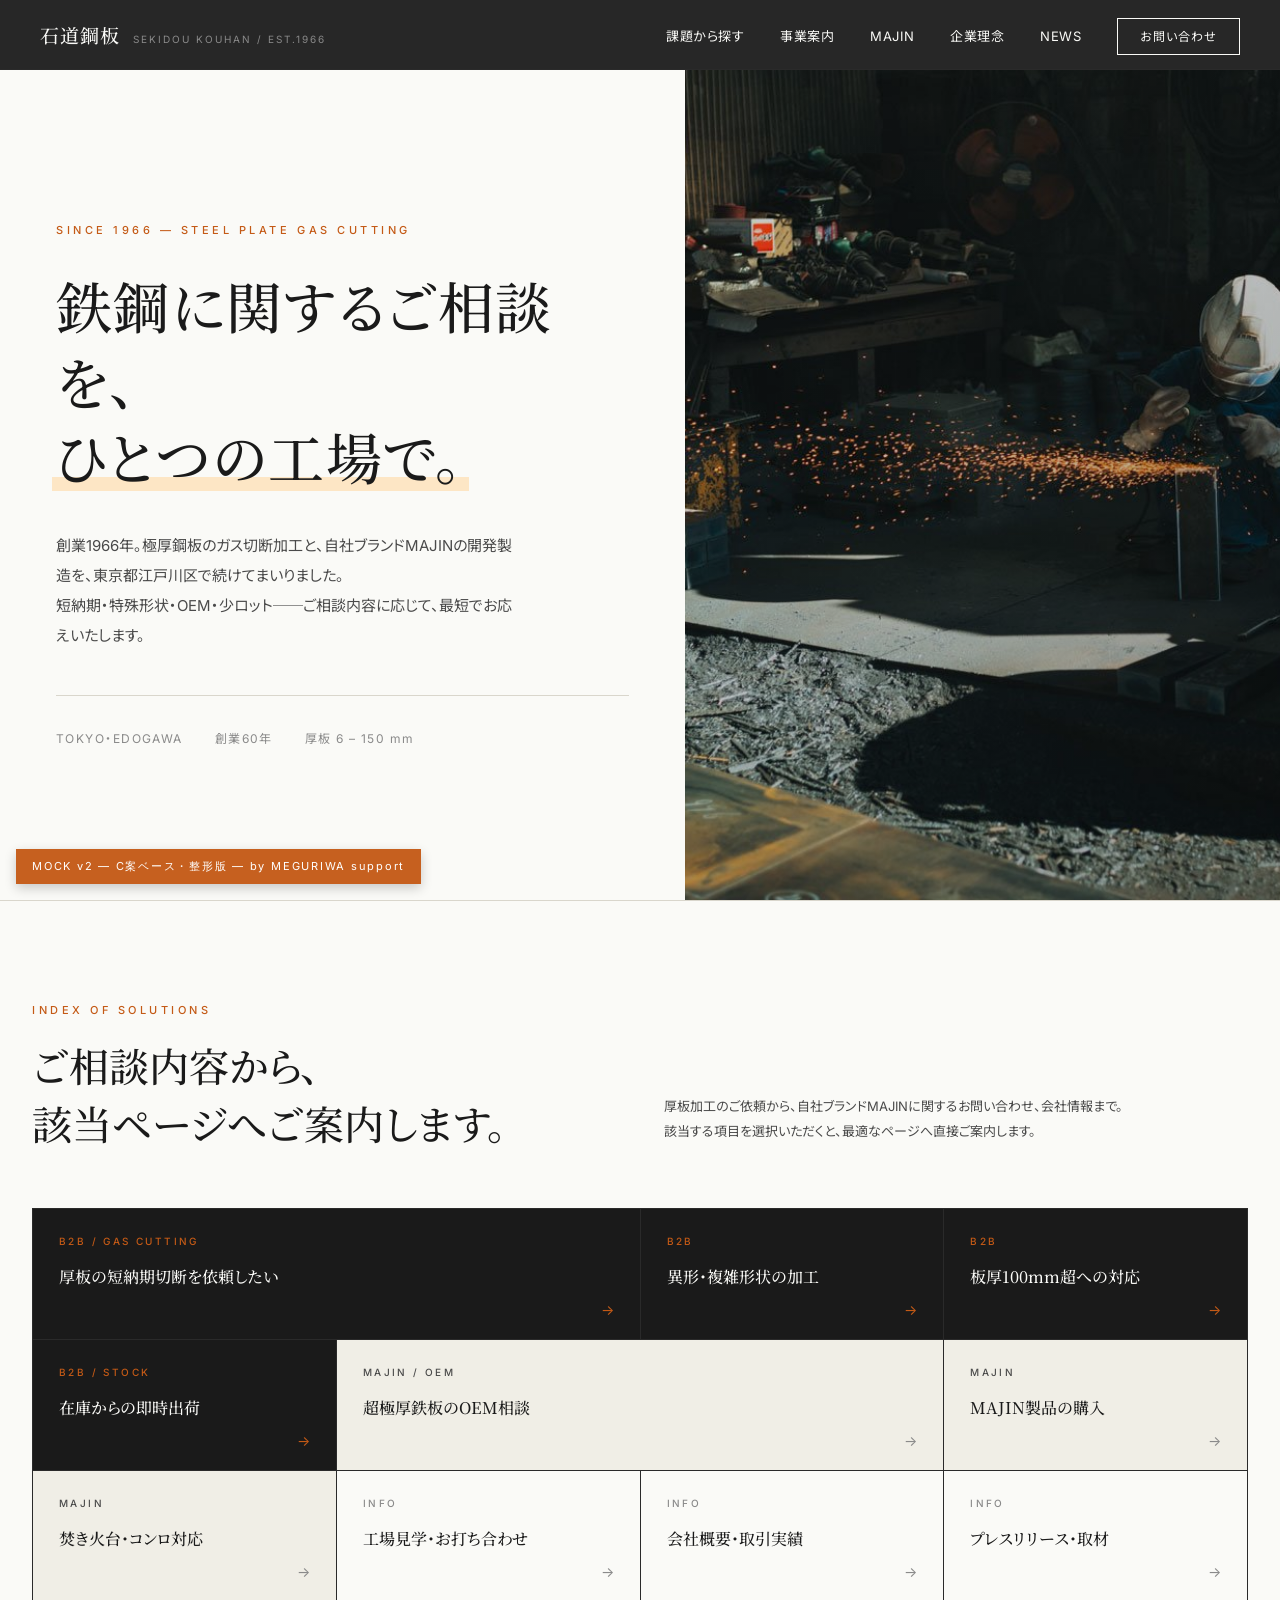
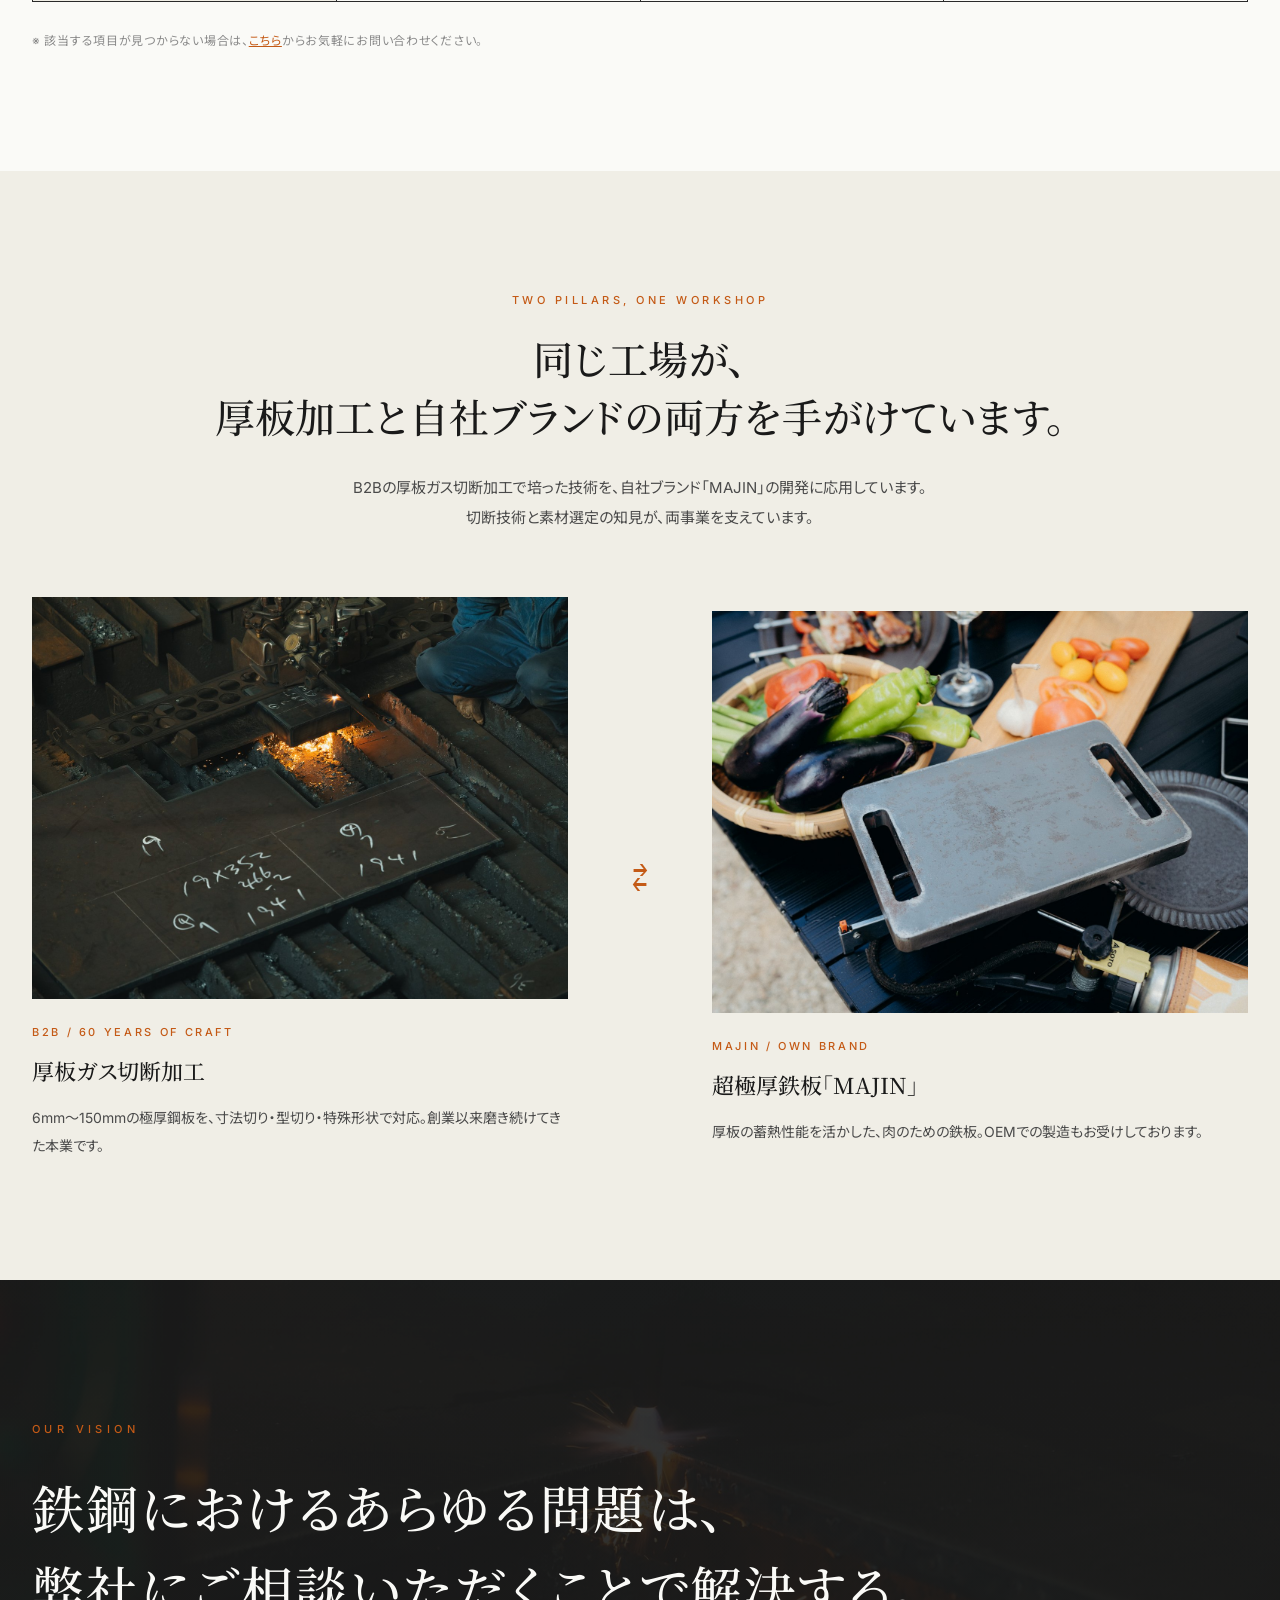
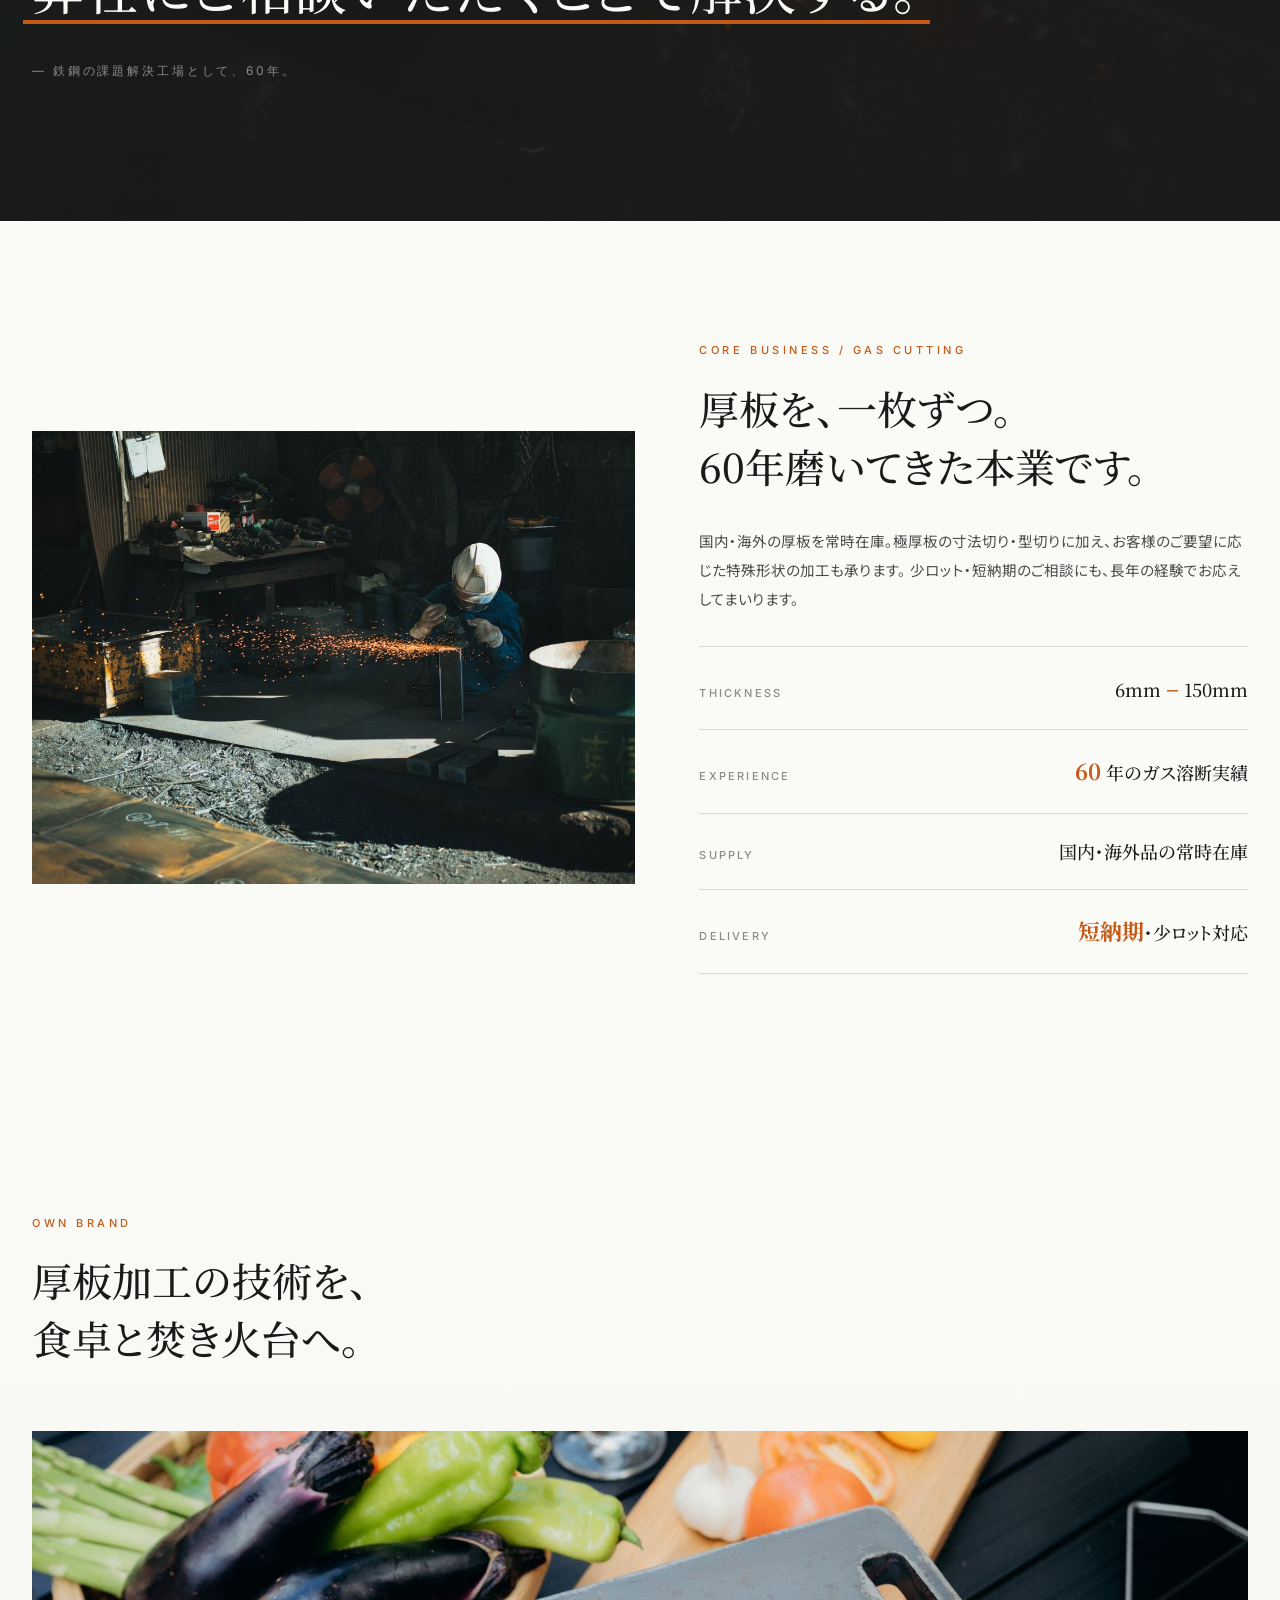
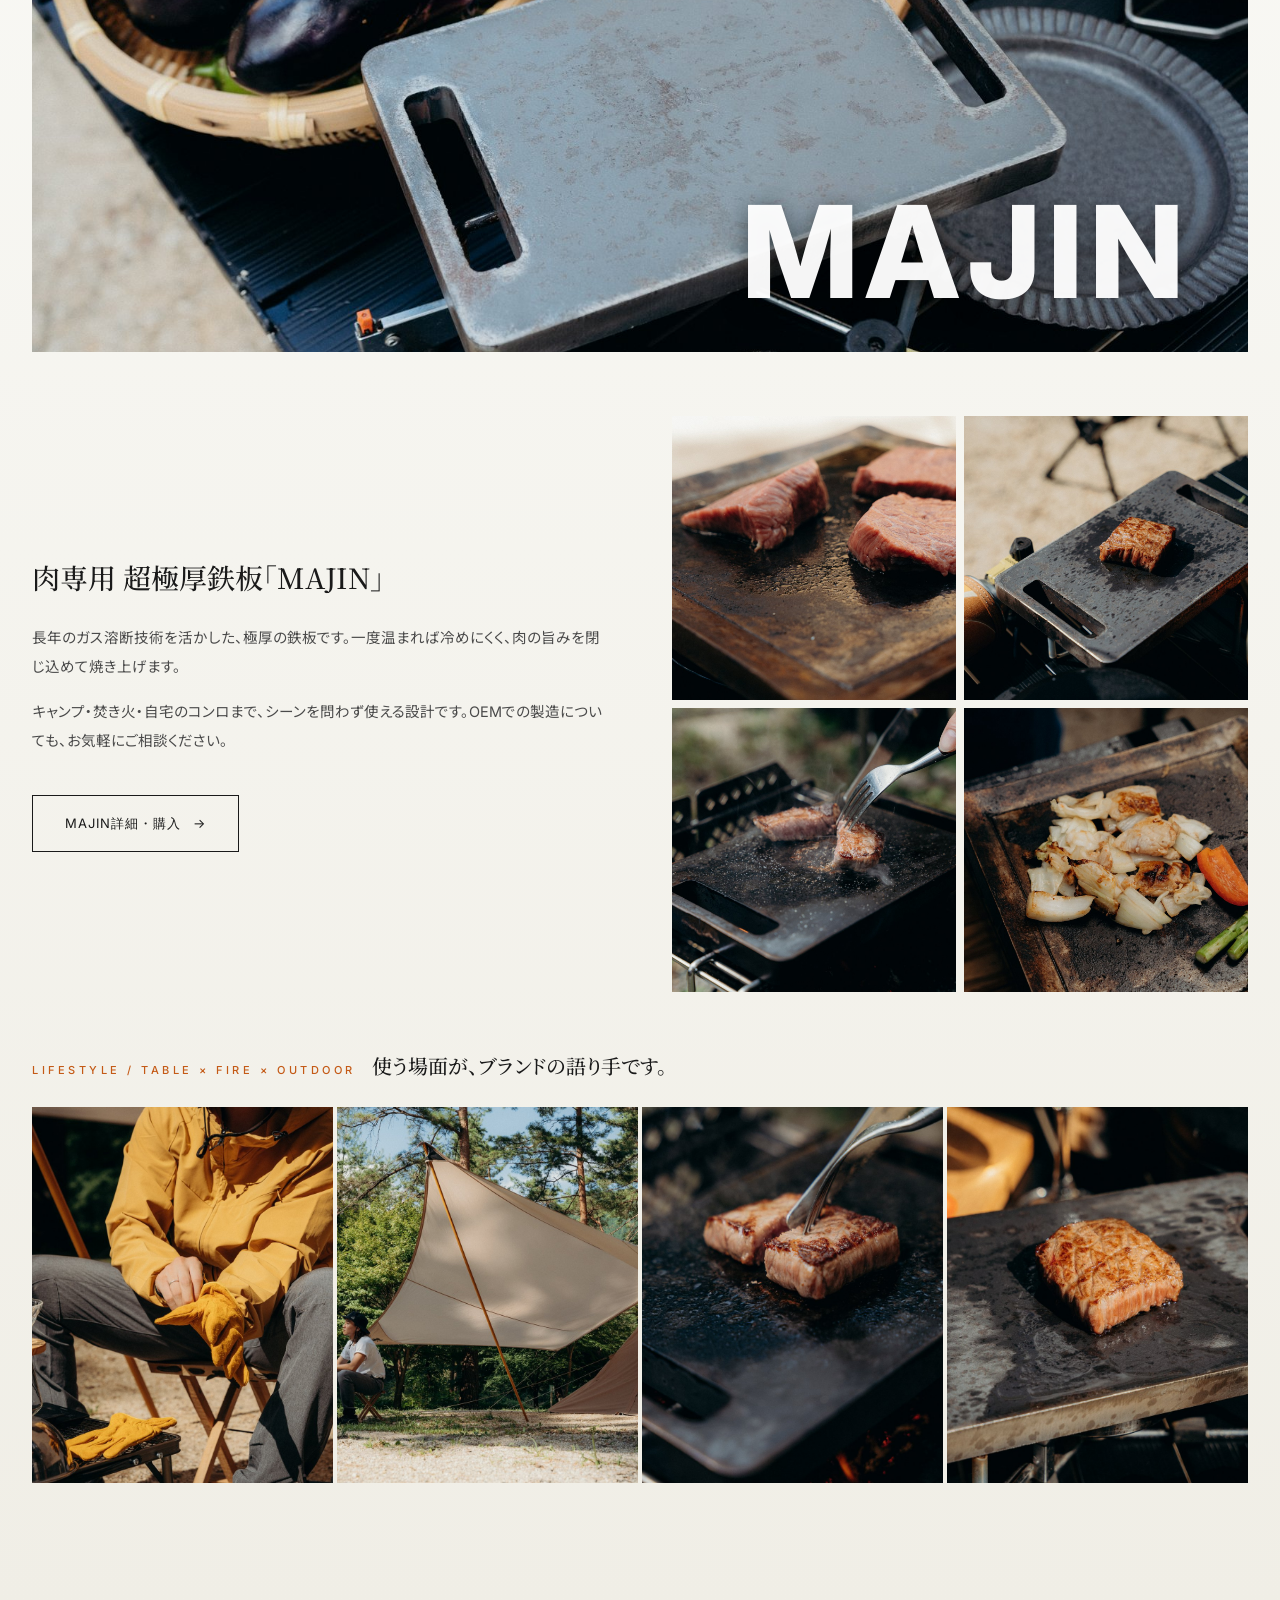
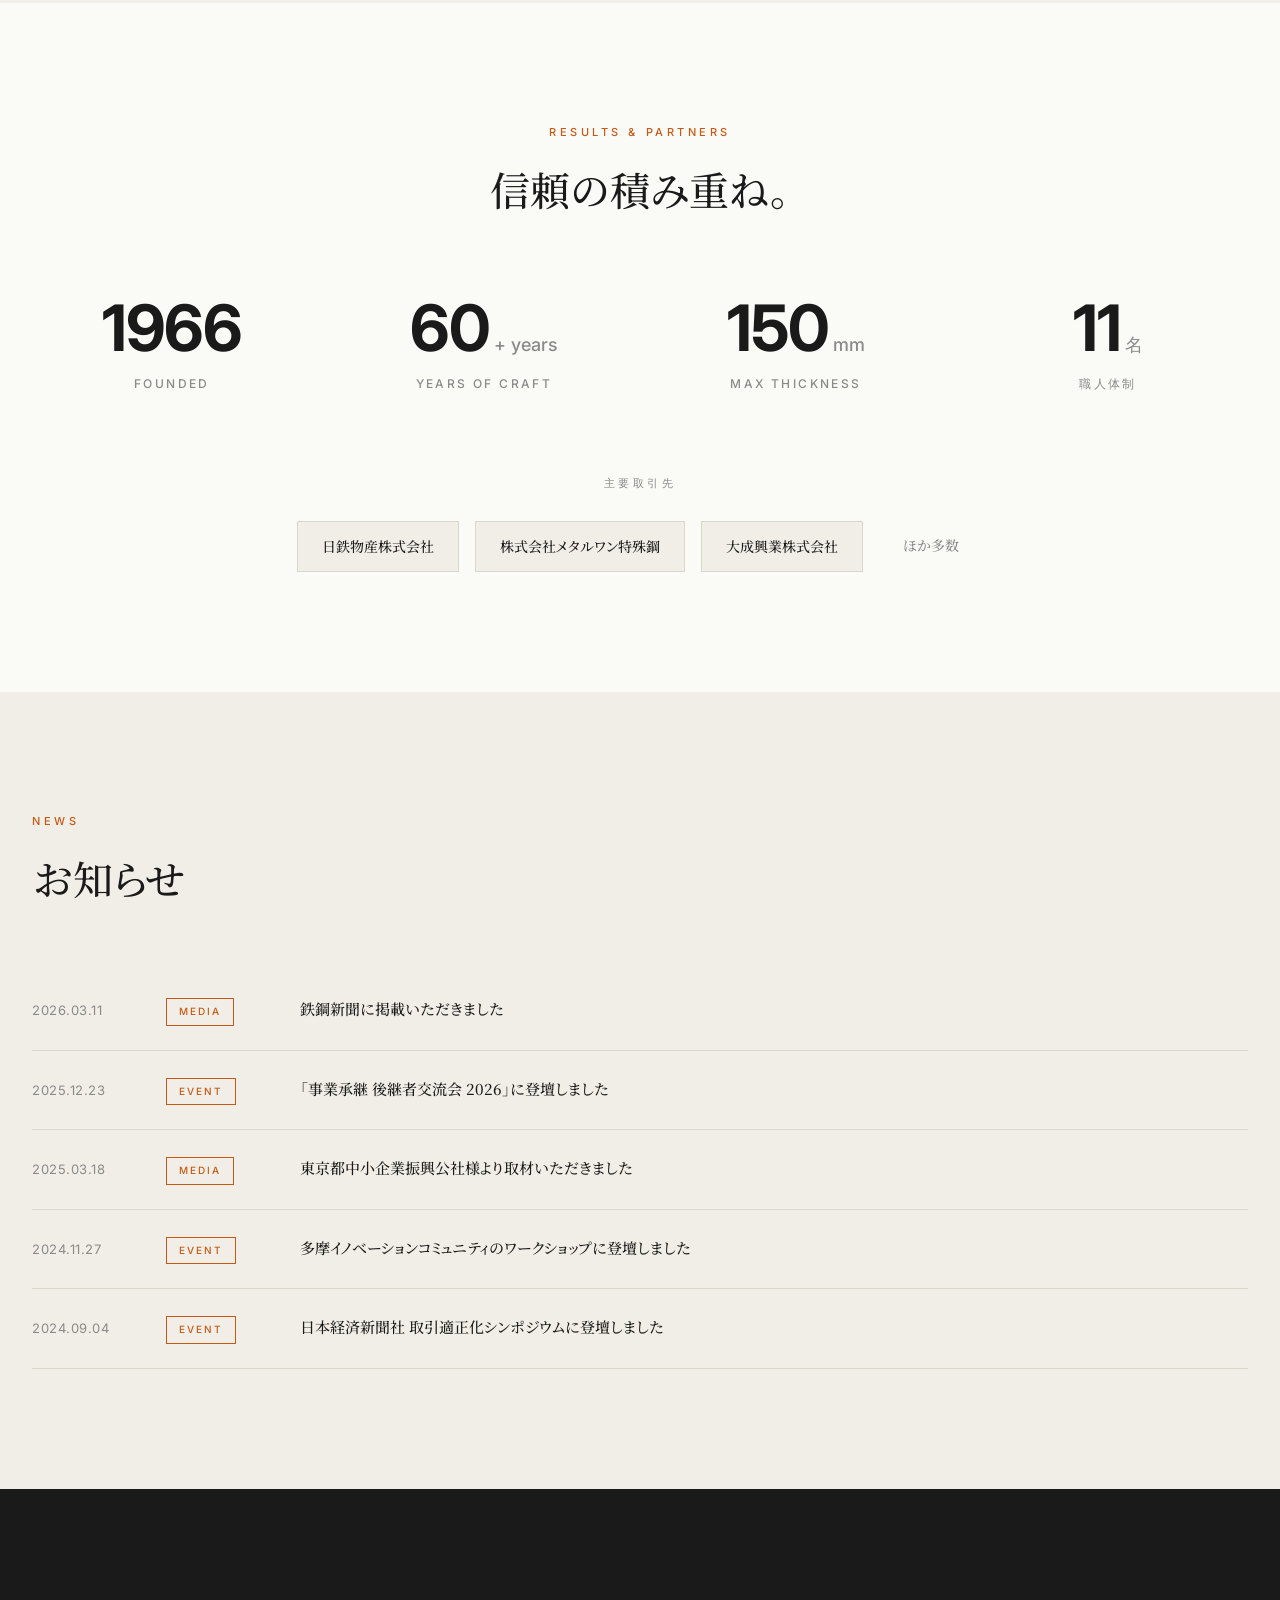
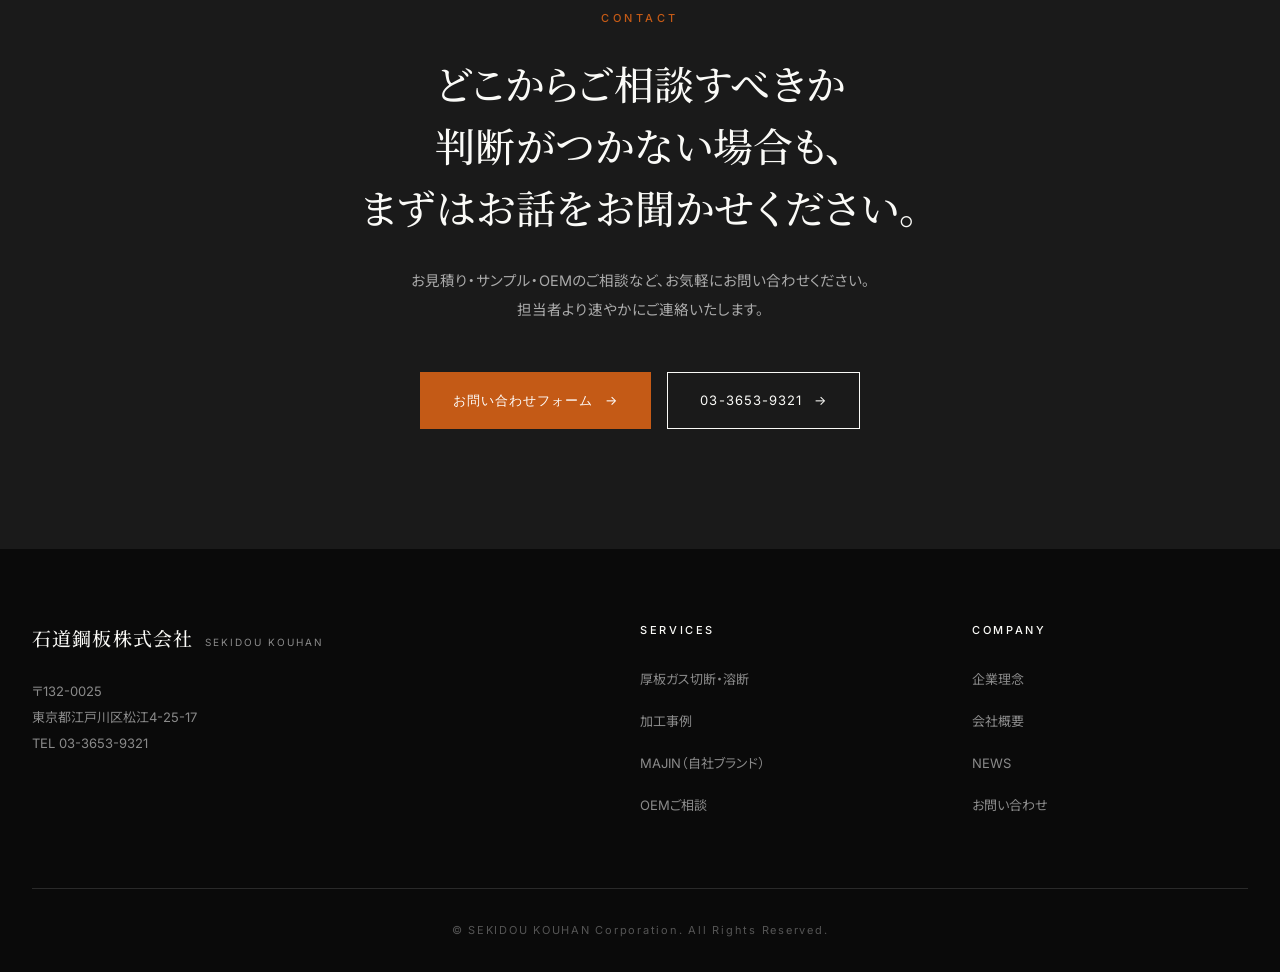
<file: index.html>
<!DOCTYPE html>
<html lang="ja">
<head>
<meta charset="UTF-8">
<meta name="viewport" content="width=device-width, initial-scale=1.0">
<title>石道鋼板株式会社 | 鉄鋼の課題解決工場</title>
<meta name="description" content="創業1966年。極厚鋼板のガス切断加工と、自社ブランドMAJINの開発製造。あらゆる鉄鋼の課題に、最短でお応えします。">
<link rel="preconnect" href="https://fonts.googleapis.com">
<link rel="preconnect" href="https://fonts.gstatic.com" crossorigin>
<link href="https://fonts.googleapis.com/css2?family=Noto+Sans+JP:wght@300;400;500;700&family=Noto+Serif+JP:wght@400;500;700&family=Inter:wght@300;400;500;600;700&display=swap" rel="stylesheet">
<style>
  /* ===== Reset ===== */
  *, *::before, *::after { box-sizing: border-box; margin: 0; padding: 0; }
  html { scroll-behavior: smooth; }
  body {
    font-family: 'Inter', 'Noto Sans JP', sans-serif;
    color: #1a1a1a;
    line-height: 1.75;
    background: #fafaf7;
    -webkit-font-smoothing: antialiased;
    font-feature-settings: "palt";
  }
  img { max-width: 100%; display: block; }
  a { color: inherit; text-decoration: none; }
  button { font-family: inherit; cursor: pointer; }

  /* ===== Tokens ===== */
  :root {
    --ink: #1a1a1a;
    --ink-2: #4a4a4a;
    --ink-3: #8a8a8a;
    --paper: #fafaf7;
    --paper-2: #f0eee6;
    --paper-3: #ece9df;
    --line: #2a2a2a;
    --line-soft: #d9d6cc;
    --spark: #c45a16;
    --spark-soft: #fde6c5;
    --steel: #c9c8c2;
  }

  /* ===== Typography ===== */
  .serif { font-family: 'Noto Serif JP', 'Yu Mincho', serif; }
  .en { font-family: 'Inter', sans-serif; letter-spacing: 0.04em; }
  .mono { font-family: 'Inter', monospace; letter-spacing: 0.16em; font-feature-settings: "tnum"; }

  /* ===== Layout ===== */
  .container { max-width: 1280px; margin: 0 auto; padding: 0 32px; }
  .container-narrow { max-width: 960px; margin: 0 auto; padding: 0 32px; }

  /* ===== Header ===== */
  header.site-header {
    position: fixed; top: 0; left: 0; right: 0;
    z-index: 100;
    background: rgba(26,26,26,0.94);
    backdrop-filter: blur(10px);
    border-bottom: 1px solid #2a2a2a;
  }
  .header-inner {
    display: flex; align-items: center; justify-content: space-between;
    padding: 18px 40px;
    max-width: 1440px; margin: 0 auto;
  }
  .logo {
    color: #fafaf7;
    font-family: 'Noto Serif JP', serif;
    font-size: 19px; font-weight: 500;
    letter-spacing: 0.06em;
    display: flex; align-items: baseline; gap: 12px;
  }
  .logo small {
    font-family: 'Inter', sans-serif;
    font-size: 10px;
    color: #8a8a8a;
    font-weight: 400;
    letter-spacing: 0.2em;
  }
  nav ul {
    display: flex; gap: 36px; list-style: none;
    align-items: center;
  }
  nav a {
    color: #fafaf7;
    font-size: 13px;
    font-weight: 400;
    letter-spacing: 0.04em;
    transition: color 0.2s;
  }
  nav a:hover { color: var(--spark); }
  nav .cta {
    padding: 10px 22px;
    border: 1px solid #fafaf7;
    transition: all 0.2s;
    font-size: 12px;
    letter-spacing: 0.08em;
  }
  nav .cta:hover {
    background: var(--spark);
    border-color: var(--spark);
    color: #fff;
  }
  @media (max-width: 900px) {
    nav ul li:not(.nav-cta) { display: none; }
  }

  /* ===== HERO（C案：問いから始まる） ===== */
  .hero {
    position: relative;
    min-height: 100vh;
    display: grid;
    grid-template-columns: 1.15fr 1fr;
    background: var(--paper);
    padding-top: 70px;
  }
  @media (max-width: 900px) { .hero { grid-template-columns: 1fr; min-height: auto; padding-top: 90px; } }

  .hero-text {
    padding: 80px 56px;
    display: flex; flex-direction: column; justify-content: center;
  }
  .hero-eyebrow {
    font-family: 'Inter', sans-serif;
    font-size: 11px;
    letter-spacing: 0.32em;
    color: var(--spark);
    margin-bottom: 28px;
    font-weight: 500;
  }
  .hero h1 {
    font-family: 'Noto Serif JP', serif;
    font-size: clamp(32px, 4.6vw, 56px);
    font-weight: 500;
    line-height: 1.35;
    letter-spacing: 0.02em;
    margin-bottom: 36px;
    color: var(--ink);
  }
  .hero h1 .underline {
    position: relative;
    display: inline-block;
    z-index: 1;
  }
  .hero h1 .underline::after {
    content: '';
    position: absolute;
    left: -1%; right: -1%;
    bottom: 4px;
    height: 14px;
    background: var(--spark-soft);
    z-index: -1;
  }
  .hero-lead {
    font-size: 15px;
    line-height: 2;
    color: var(--ink-2);
    max-width: 460px;
    margin-bottom: 44px;
  }
  .hero-meta {
    display: flex; gap: 32px;
    padding-top: 32px;
    border-top: 1px solid var(--line-soft);
    font-size: 12px;
    color: var(--ink-3);
    letter-spacing: 0.12em;
  }
  .hero-image {
    background-image: url('images/sekidou_20231208_5.jpg');
    background-size: cover;
    background-position: center;
    position: relative;
  }
  .hero-image::after {
    content: '';
    position: absolute;
    inset: 0;
    background: linear-gradient(135deg, rgba(0,0,0,0.1) 0%, rgba(0,0,0,0.35) 100%);
  }

  /* ===== 課題インデックス（Tatami Grid） ===== */
  .problem-index {
    background: var(--paper);
    padding: 100px 0 120px;
    border-top: 1px solid var(--line-soft);
  }
  .problem-head {
    margin-bottom: 56px;
    display: grid;
    grid-template-columns: 1fr 1fr;
    gap: 48px;
    align-items: end;
  }
  @media (max-width: 768px) { .problem-head { grid-template-columns: 1fr; gap: 24px; } }
  .problem-head .label {
    font-family: 'Inter', sans-serif;
    font-size: 11px;
    color: var(--spark);
    letter-spacing: 0.32em;
    margin-bottom: 16px;
    font-weight: 500;
  }
  .problem-head h2 {
    font-family: 'Noto Serif JP', serif;
    font-size: clamp(26px, 3.4vw, 40px);
    font-weight: 500;
    line-height: 1.45;
    color: var(--ink);
  }
  .problem-head .note {
    font-size: 13px;
    line-height: 1.95;
    color: var(--ink-2);
    padding-bottom: 8px;
  }

  .tatami {
    display: grid;
    grid-template-columns: repeat(4, 1fr);
    grid-auto-rows: 130px;
    gap: 1px;
    background: var(--line);
    border: 1px solid var(--line);
  }
  @media (max-width: 900px) { .tatami { grid-template-columns: repeat(2, 1fr); } }
  @media (max-width: 480px) { .tatami { grid-template-columns: 1fr; grid-auto-rows: 110px; } }

  .cell {
    background: var(--paper);
    padding: 24px 26px;
    display: flex; flex-direction: column; justify-content: space-between;
    transition: all 0.25s;
    cursor: pointer;
    position: relative;
    overflow: hidden;
  }
  .cell:hover {
    background: #fff;
  }
  .cell:hover .arrow {
    transform: translateX(6px);
    color: var(--spark);
  }
  .cell.b2b { background: var(--ink); color: var(--paper); }
  .cell.b2b:hover { background: #2a2a2a; }
  .cell.majin { background: var(--paper-2); }
  .cell.majin:hover { background: #f5f3ea; }
  .cell.span-2 { grid-column: span 2; }
  @media (max-width: 900px) { .cell.span-2 { grid-column: span 2; } }
  @media (max-width: 480px) { .cell.span-2 { grid-column: span 1; } }

  .cell .cat {
    font-family: 'Inter', sans-serif;
    font-size: 10px;
    letter-spacing: 0.24em;
    font-weight: 500;
    color: var(--ink-3);
  }
  .cell.b2b .cat { color: var(--spark); }
  .cell.majin .cat { color: var(--ink-2); }

  .cell .text {
    font-family: 'Noto Serif JP', serif;
    font-size: 16px;
    font-weight: 500;
    line-height: 1.55;
    margin-top: 14px;
  }
  .cell .arrow {
    align-self: flex-end;
    font-size: 14px;
    color: var(--ink-3);
    transition: all 0.2s;
    margin-top: 8px;
  }
  .cell.b2b .arrow { color: var(--spark); }

  .index-footer {
    margin-top: 28px;
    font-size: 12px;
    color: var(--ink-3);
    letter-spacing: 0.06em;
  }

  /* ===== Section common ===== */
  .section { padding: 120px 0; }
  .section-head { margin-bottom: 64px; }
  .section-head .label {
    font-family: 'Inter', sans-serif;
    font-size: 11px;
    letter-spacing: 0.32em;
    color: var(--spark);
    margin-bottom: 18px;
    font-weight: 500;
  }
  .section-head h2 {
    font-family: 'Noto Serif JP', serif;
    font-size: clamp(26px, 3.4vw, 40px);
    font-weight: 500;
    line-height: 1.45;
    color: var(--ink);
  }
  .section-head .lead {
    margin-top: 28px;
    font-size: 15px;
    line-height: 2;
    color: var(--ink-2);
    max-width: 720px;
  }

  /* ===== Bridge: 同じ工場が両方を ===== */
  .bridge {
    background: var(--paper-2);
  }
  .bridge .section-head { text-align: center; margin-bottom: 64px; }
  .bridge .section-head .lead { margin-left: auto; margin-right: auto; }
  .bridge-grid {
    display: grid;
    grid-template-columns: 1fr 80px 1fr;
    gap: 32px;
    align-items: center;
  }
  @media (max-width: 768px) {
    .bridge-grid { grid-template-columns: 1fr; }
    .bridge-divider { display: none; }
  }
  .bridge-side img {
    width: 100%;
    aspect-ratio: 4/3;
    object-fit: cover;
    margin-bottom: 24px;
  }
  .bridge-side .tag {
    font-family: 'Inter', sans-serif;
    font-size: 11px;
    letter-spacing: 0.24em;
    color: var(--spark);
    margin-bottom: 12px;
    font-weight: 500;
  }
  .bridge-side h3 {
    font-family: 'Noto Serif JP', serif;
    font-size: 22px;
    font-weight: 500;
    line-height: 1.55;
    margin-bottom: 16px;
  }
  .bridge-side p {
    font-size: 14px;
    line-height: 2;
    color: var(--ink-2);
  }
  .bridge-divider {
    text-align: center;
    font-family: 'Inter', sans-serif;
    font-size: 36px;
    color: var(--spark);
    font-weight: 300;
  }

  /* ===== VISION 大文字宣言 ===== */
  .vision {
    background: var(--ink);
    color: var(--paper);
    padding: 140px 0;
    background-image:
      linear-gradient(rgba(26,26,26,0.88), rgba(26,26,26,0.92)),
      url('images/sekidou_20231208_2.jpg');
    background-size: cover;
    background-position: center;
  }
  .vision .label {
    font-family: 'Inter', sans-serif;
    font-size: 11px;
    letter-spacing: 0.4em;
    color: var(--spark);
    margin-bottom: 28px;
    font-weight: 500;
  }
  .vision h2 {
    font-family: 'Noto Serif JP', serif;
    font-size: clamp(28px, 4.4vw, 52px);
    font-weight: 500;
    line-height: 1.55;
    color: var(--paper);
    letter-spacing: 0.03em;
    margin-bottom: 32px;
  }
  .vision h2 .underline {
    position: relative;
    display: inline-block;
  }
  .vision h2 .underline::after {
    content: '';
    position: absolute;
    left: -1%; right: -1%;
    bottom: 4px;
    height: 4px;
    background: var(--spark);
  }
  .vision .credit {
    font-family: 'Inter', sans-serif;
    font-size: 12px;
    color: var(--ink-3);
    letter-spacing: 0.24em;
  }

  /* ===== B2B Detail (gas cutting) ===== */
  .b2b-detail {
    background: var(--paper);
  }
  .b2b-detail-grid {
    display: grid;
    grid-template-columns: 1.1fr 1fr;
    gap: 64px;
    align-items: center;
  }
  @media (max-width: 900px) { .b2b-detail-grid { grid-template-columns: 1fr; gap: 40px; } }
  .b2b-detail-img img {
    width: 100%;
    aspect-ratio: 4/3;
    object-fit: cover;
  }
  .b2b-specs {
    margin-top: 32px;
    border-top: 1px solid var(--line-soft);
  }
  .b2b-specs li {
    list-style: none;
    padding: 22px 0;
    border-bottom: 1px solid var(--line-soft);
    display: flex; justify-content: space-between; align-items: baseline;
    gap: 24px;
  }
  .b2b-specs .lbl {
    font-family: 'Inter', sans-serif;
    font-size: 11px;
    letter-spacing: 0.2em;
    color: var(--ink-3);
    flex-shrink: 0;
    min-width: 130px;
    font-weight: 500;
  }
  .b2b-specs .val {
    font-family: 'Noto Serif JP', serif;
    font-size: 18px;
    font-weight: 500;
    color: var(--ink);
  }
  .b2b-specs .val strong {
    color: var(--spark);
    font-size: 22px;
    font-weight: 700;
  }

  /* ===== MAJIN section（ライフスタイル拡張） ===== */
  .majin-sec {
    background: linear-gradient(180deg, var(--paper) 0%, var(--paper-2) 100%);
  }
  .majin-hero {
    aspect-ratio: 21/9;
    background-image: url('images/CA100451.jpg');
    background-size: cover; background-position: center;
    margin-bottom: 64px;
    position: relative;
  }
  .majin-hero::after {
    content: 'MAJIN';
    position: absolute;
    bottom: 36px; right: 56px;
    font-family: 'Inter', sans-serif;
    font-size: clamp(56px, 10vw, 140px);
    font-weight: 800;
    color: rgba(255,255,255,0.96);
    letter-spacing: 0.06em;
    line-height: 1;
    text-shadow: 0 4px 24px rgba(0,0,0,0.5);
  }
  .majin-grid {
    display: grid;
    grid-template-columns: 1fr 1fr;
    gap: 64px;
    align-items: center;
    margin-bottom: 56px;
  }
  @media (max-width: 900px) { .majin-grid { grid-template-columns: 1fr; } }
  .majin-text h3 {
    font-family: 'Noto Serif JP', serif;
    font-size: 28px;
    font-weight: 500;
    line-height: 1.55;
    margin-bottom: 24px;
  }
  .majin-text p {
    font-size: 14.5px;
    line-height: 2;
    color: var(--ink-2);
    margin-bottom: 16px;
  }
  .majin-thumbs {
    display: grid;
    grid-template-columns: repeat(2, 1fr);
    gap: 8px;
  }
  .majin-thumbs img {
    width: 100%;
    aspect-ratio: 1;
    object-fit: cover;
  }

  /* ライフスタイル ストリップ（4枚横並び・キャンプ写真活用） */
  .majin-lifestyle {
    margin-top: 24px;
  }
  .majin-lifestyle-head {
    margin-bottom: 24px;
    display: flex;
    align-items: baseline;
    gap: 16px;
    flex-wrap: wrap;
  }
  .majin-lifestyle-head .label {
    font-family: 'Inter', sans-serif;
    font-size: 11px;
    color: var(--spark);
    letter-spacing: 0.32em;
    font-weight: 500;
  }
  .majin-lifestyle-head .title {
    font-family: 'Noto Serif JP', serif;
    font-size: 20px;
    font-weight: 500;
  }
  .majin-strip {
    display: grid;
    grid-template-columns: repeat(4, 1fr);
    gap: 4px;
  }
  @media (max-width: 768px) { .majin-strip { grid-template-columns: repeat(2, 1fr); } }
  .majin-strip img {
    width: 100%;
    aspect-ratio: 4/5;
    object-fit: cover;
  }

  /* ===== Trust（信頼の支柱） ===== */
  .trust {
    background: var(--paper);
    text-align: center;
  }
  .trust-stats {
    display: grid;
    grid-template-columns: repeat(4, 1fr);
    gap: 32px;
    margin-bottom: 80px;
  }
  @media (max-width: 768px) { .trust-stats { grid-template-columns: repeat(2, 1fr); } }
  .trust-stat .num {
    font-family: 'Inter', sans-serif;
    font-size: 64px;
    font-weight: 700;
    color: var(--ink);
    line-height: 0.95;
    letter-spacing: -0.02em;
  }
  .trust-stat .num .unit {
    font-size: 18px;
    font-weight: 500;
    color: var(--ink-3);
    margin-left: 4px;
    letter-spacing: 0;
  }
  .trust-stat .lab {
    margin-top: 14px;
    font-size: 12px;
    letter-spacing: 0.2em;
    color: var(--ink-3);
    font-family: 'Inter', sans-serif;
    font-weight: 500;
  }
  .partners h3 {
    font-family: 'Inter', sans-serif;
    font-size: 11px;
    letter-spacing: 0.32em;
    color: var(--ink-3);
    margin-bottom: 28px;
    font-weight: 500;
  }
  .partners ul {
    list-style: none;
    display: flex; flex-wrap: wrap; gap: 12px 16px;
    justify-content: center;
  }
  .partners li {
    font-family: 'Noto Serif JP', serif;
    font-size: 14px;
    font-weight: 500;
    padding: 12px 24px;
    background: var(--paper-2);
    border: 1px solid var(--line-soft);
  }

  /* ===== NEWS ===== */
  .news {
    background: var(--paper-2);
  }
  .news-list {
    display: flex; flex-direction: column;
  }
  .news-item {
    display: grid;
    grid-template-columns: 110px 110px 1fr;
    gap: 24px;
    padding: 24px 0;
    border-bottom: 1px solid var(--line-soft);
    align-items: baseline;
    transition: background 0.2s;
  }
  .news-item:hover {
    padding-left: 16px; padding-right: 16px;
    background: rgba(255,255,255,0.5);
  }
  @media (max-width: 768px) {
    .news-item { grid-template-columns: 1fr; gap: 6px; padding: 20px 0; }
  }
  .news-date {
    font-family: 'Inter', sans-serif;
    color: var(--ink-3);
    font-size: 13px;
    letter-spacing: 0.04em;
  }
  .news-cat {
    font-family: 'Inter', sans-serif;
    font-size: 10px;
    color: var(--spark);
    letter-spacing: 0.2em;
    border: 1px solid var(--spark);
    padding: 4px 12px;
    display: inline-block;
    width: fit-content;
    font-weight: 500;
  }
  .news-title {
    font-family: 'Noto Serif JP', serif;
    font-size: 15px;
    line-height: 1.7;
    font-weight: 500;
  }

  /* ===== CTA ===== */
  .cta-section {
    background: var(--ink);
    color: var(--paper);
    padding: 120px 0;
    text-align: center;
  }
  .cta-section .label {
    font-family: 'Inter', sans-serif;
    font-size: 11px;
    letter-spacing: 0.32em;
    color: var(--spark);
    margin-bottom: 24px;
    font-weight: 500;
  }
  .cta-section h2 {
    font-family: 'Noto Serif JP', serif;
    font-size: clamp(26px, 3.6vw, 40px);
    font-weight: 500;
    line-height: 1.55;
    margin-bottom: 28px;
    color: var(--paper);
  }
  .cta-section p {
    color: #aaa;
    margin-bottom: 48px;
    font-size: 14.5px;
    line-height: 2;
    max-width: 540px;
    margin-left: auto;
    margin-right: auto;
  }
  .cta-actions {
    display: flex; justify-content: center; gap: 16px; flex-wrap: wrap;
  }

  /* ===== Buttons ===== */
  .btn {
    display: inline-flex; align-items: center; gap: 12px;
    padding: 16px 32px;
    font-family: 'Inter', sans-serif;
    font-size: 13px;
    letter-spacing: 0.08em;
    border: 1px solid var(--ink);
    color: var(--ink);
    background: transparent;
    transition: all 0.25s;
  }
  .btn:hover { background: var(--ink); color: var(--paper); }
  .btn::after {
    content: '→';
    transition: transform 0.2s;
  }
  .btn:hover::after { transform: translateX(4px); }
  .btn-primary {
    background: var(--spark);
    border-color: var(--spark);
    color: #fff;
  }
  .btn-primary:hover { background: #a04412; border-color: #a04412; color: #fff; }
  .btn-on-dark {
    border-color: var(--paper);
    color: var(--paper);
  }
  .btn-on-dark:hover { background: var(--paper); color: var(--ink); border-color: var(--paper); }

  /* ===== Footer ===== */
  footer.site-footer {
    background: #0a0a0a;
    color: #8a8a8a;
    padding: 72px 0 32px;
  }
  .footer-grid {
    display: grid;
    grid-template-columns: 2fr 1fr 1fr;
    gap: 56px;
    padding-bottom: 56px;
    border-bottom: 1px solid #2a2a2a;
  }
  @media (max-width: 768px) { .footer-grid { grid-template-columns: 1fr; gap: 40px; } }
  .footer-brand .logo { color: var(--paper); margin-bottom: 24px; }
  .footer-brand address {
    font-style: normal;
    font-size: 13px;
    line-height: 2;
  }
  .footer-col h4 {
    color: var(--paper);
    font-family: 'Inter', sans-serif;
    font-size: 11px;
    letter-spacing: 0.24em;
    margin-bottom: 24px;
    font-weight: 500;
  }
  .footer-col ul { list-style: none; }
  .footer-col li { margin-bottom: 14px; }
  .footer-col a {
    font-size: 13px;
    transition: color 0.2s;
  }
  .footer-col a:hover { color: var(--spark); }
  .footer-bottom {
    padding-top: 32px;
    text-align: center;
    font-family: 'Inter', sans-serif;
    font-size: 11px;
    color: #555;
    letter-spacing: 0.16em;
  }

  /* ===== Mock Banner ===== */
  .mock-banner {
    position: fixed; bottom: 16px; left: 16px;
    z-index: 200;
    background: rgba(196, 90, 22, 0.96);
    color: #fff;
    padding: 8px 16px;
    font-family: 'Inter', sans-serif;
    font-size: 11px;
    letter-spacing: 0.16em;
    box-shadow: 0 4px 12px rgba(0,0,0,0.2);
  }
</style>
</head>
<body>

<header class="site-header">
  <div class="header-inner">
    <a href="#" class="logo">石道鋼板 <small>SEKIDOU KOUHAN / EST.1966</small></a>
    <nav>
      <ul>
        <li><a href="#problem-index">課題から探す</a></li>
        <li><a href="#b2b-detail">事業案内</a></li>
        <li><a href="#majin">MAJIN</a></li>
        <li><a href="#vision">企業理念</a></li>
        <li><a href="#news">NEWS</a></li>
        <li class="nav-cta"><a href="#cta" class="cta">お問い合わせ</a></li>
      </ul>
    </nav>
  </div>
</header>

<!-- ===== HERO ===== -->
<section class="hero">
  <div class="hero-text">
    <div class="hero-eyebrow">SINCE 1966 — STEEL PLATE GAS CUTTING</div>
    <h1>
      鉄鋼に関するご相談を、<br>
      <span class="underline">ひとつの工場で。</span>
    </h1>
    <p class="hero-lead">
      創業1966年。極厚鋼板のガス切断加工と、自社ブランドMAJINの開発製造を、東京都江戸川区で続けてまいりました。<br>
      短納期・特殊形状・OEM・少ロット──ご相談内容に応じて、最短でお応えいたします。
    </p>
    <div class="hero-meta">
      <span>TOKYO・EDOGAWA</span>
      <span>創業60年</span>
      <span>厚板 6 – 150 mm</span>
    </div>
  </div>
  <div class="hero-image"></div>
</section>

<!-- ===== 課題インデックス（Tatami Grid） ===== -->
<section class="problem-index" id="problem-index">
  <div class="container">
    <div class="problem-head">
      <div>
        <div class="label">INDEX OF SOLUTIONS</div>
        <h2>ご相談内容から、<br>該当ページへご案内します。</h2>
      </div>
      <p class="note">
        厚板加工のご依頼から、自社ブランドMAJINに関するお問い合わせ、会社情報まで。<br>
        該当する項目を選択いただくと、最適なページへ直接ご案内します。
      </p>
    </div>

    <div class="tatami">
      <!-- B2B（黒・本業） -->
      <a href="#" class="cell b2b span-2">
        <div class="cat">B2B / GAS CUTTING</div>
        <div class="text">厚板の短納期切断を依頼したい</div>
        <div class="arrow">→</div>
      </a>
      <a href="#" class="cell b2b">
        <div class="cat">B2B</div>
        <div class="text">異形・複雑形状の加工</div>
        <div class="arrow">→</div>
      </a>
      <a href="#" class="cell b2b">
        <div class="cat">B2B</div>
        <div class="text">板厚100mm超への対応</div>
        <div class="arrow">→</div>
      </a>

      <a href="#" class="cell b2b">
        <div class="cat">B2B / STOCK</div>
        <div class="text">在庫からの即時出荷</div>
        <div class="arrow">→</div>
      </a>
      <a href="#" class="cell majin span-2">
        <div class="cat">MAJIN / OEM</div>
        <div class="text">超極厚鉄板のOEM相談</div>
        <div class="arrow">→</div>
      </a>
      <a href="#" class="cell majin">
        <div class="cat">MAJIN</div>
        <div class="text">MAJIN製品の購入</div>
        <div class="arrow">→</div>
      </a>

      <a href="#" class="cell majin">
        <div class="cat">MAJIN</div>
        <div class="text">焚き火台・コンロ対応</div>
        <div class="arrow">→</div>
      </a>
      <a href="#" class="cell">
        <div class="cat">INFO</div>
        <div class="text">工場見学・お打ち合わせ</div>
        <div class="arrow">→</div>
      </a>
      <a href="#" class="cell">
        <div class="cat">INFO</div>
        <div class="text">会社概要・取引実績</div>
        <div class="arrow">→</div>
      </a>
      <a href="#" class="cell">
        <div class="cat">INFO</div>
        <div class="text">プレスリリース・取材</div>
        <div class="arrow">→</div>
      </a>
    </div>

    <div class="index-footer">※ 該当する項目が見つからない場合は、<a href="#cta" style="color: var(--spark); text-decoration: underline;">こちら</a>からお気軽にお問い合わせください。</div>
  </div>
</section>

<!-- ===== Bridge: 同じ工場が両方を ===== -->
<section class="section bridge">
  <div class="container">
    <div class="section-head">
      <div class="label" style="text-align: center;">TWO PILLARS, ONE WORKSHOP</div>
      <h2>同じ工場が、<br>厚板加工と自社ブランドの両方を手がけています。</h2>
      <p class="lead">
        B2Bの厚板ガス切断加工で培った技術を、自社ブランド「MAJIN」の開発に応用しています。<br>
        切断技術と素材選定の知見が、両事業を支えています。
      </p>
    </div>
    <div class="bridge-grid">
      <div class="bridge-side">
        <img src="images/sekidou_20231208_3.jpg" alt="厚板ガス切断">
        <div class="tag">B2B / 60 YEARS OF CRAFT</div>
        <h3>厚板ガス切断加工</h3>
        <p>6mm〜150mmの極厚鋼板を、寸法切り・型切り・特殊形状で対応。創業以来磨き続けてきた本業です。</p>
      </div>
      <div class="bridge-divider">⇄</div>
      <div class="bridge-side">
        <img src="images/CA100451.jpg" alt="MAJIN">
        <div class="tag">MAJIN / OWN BRAND</div>
        <h3>超極厚鉄板「MAJIN」</h3>
        <p>厚板の蓄熱性能を活かした、肉のための鉄板。OEMでの製造もお受けしております。</p>
      </div>
    </div>
  </div>
</section>

<!-- ===== VISION ===== -->
<section class="vision" id="vision">
  <div class="container">
    <div class="label">OUR VISION</div>
    <h2>
      鉄鋼におけるあらゆる問題は、<br>
      <span class="underline">弊社にご相談いただくことで解決する。</span>
    </h2>
    <div class="credit">— 鉄鋼の課題解決工場として、60年。</div>
  </div>
</section>

<!-- ===== B2B Detail ===== -->
<section class="section b2b-detail" id="b2b-detail">
  <div class="container">
    <div class="b2b-detail-grid">
      <div class="b2b-detail-img">
        <img src="images/sekidou_20231208_5.jpg" alt="工場全景・職人">
      </div>
      <div>
        <div class="section-head" style="margin-bottom: 32px;">
          <div class="label">CORE BUSINESS / GAS CUTTING</div>
          <h2>厚板を、一枚ずつ。<br>60年磨いてきた本業です。</h2>
        </div>
        <p style="font-size: 14.5px; line-height: 2; color: var(--ink-2);">
          国内・海外の厚板を常時在庫。極厚板の寸法切り・型切りに加え、お客様のご要望に応じた特殊形状の加工も承ります。
          少ロット・短納期のご相談にも、長年の経験でお応えしてまいります。
        </p>
        <ul class="b2b-specs">
          <li><span class="lbl">THICKNESS</span><span class="val">6mm <strong>–</strong> 150mm</span></li>
          <li><span class="lbl">EXPERIENCE</span><span class="val"><strong>60</strong> 年のガス溶断実績</span></li>
          <li><span class="lbl">SUPPLY</span><span class="val">国内・海外品の常時在庫</span></li>
          <li><span class="lbl">DELIVERY</span><span class="val"><strong>短納期</strong>・少ロット対応</span></li>
        </ul>
      </div>
    </div>
  </div>
</section>

<!-- ===== MAJIN ===== -->
<section class="section majin-sec" id="majin">
  <div class="container">
    <div class="section-head">
      <div class="label">OWN BRAND</div>
      <h2>厚板加工の技術を、<br>食卓と焚き火台へ。</h2>
    </div>

    <div class="majin-hero"></div>

    <div class="majin-grid">
      <div class="majin-text">
        <h3>肉専用 超極厚鉄板「MAJIN」</h3>
        <p>長年のガス溶断技術を活かした、極厚の鉄板です。一度温まれば冷めにくく、肉の旨みを閉じ込めて焼き上げます。</p>
        <p>キャンプ・焚き火・自宅のコンロまで、シーンを問わず使える設計です。OEMでの製造についても、お気軽にご相談ください。</p>
        <a href="#" class="btn" style="margin-top: 24px;">MAJIN詳細・購入</a>
      </div>
      <div class="majin-thumbs">
        <img src="images/CA200988.jpg" alt="MAJINでの調理">
        <img src="images/CA201020.jpg" alt="焚き火台での使用">
        <img src="images/CA201095.jpg" alt="MAJIN">
        <img src="images/CA201005.jpg" alt="MAJIN">
      </div>
    </div>

    <div class="majin-lifestyle">
      <div class="majin-lifestyle-head">
        <div class="label">LIFESTYLE / TABLE × FIRE × OUTDOOR</div>
        <div class="title">使う場面が、ブランドの語り手です。</div>
      </div>
      <div class="majin-strip">
        <img src="images/CA201048.jpg" alt="キャンプサイト">
        <img src="images/CA201146.jpg" alt="タープ風景">
        <img src="images/CA201111.jpg" alt="調理シーン">
        <img src="images/CA201027.jpg" alt="MAJIN">
      </div>
    </div>
  </div>
</section>

<!-- ===== Trust ===== -->
<section class="section trust">
  <div class="container">
    <div class="section-head" style="text-align: center; margin-bottom: 80px;">
      <div class="label">RESULTS & PARTNERS</div>
      <h2>信頼の積み重ね。</h2>
    </div>
    <div class="trust-stats">
      <div class="trust-stat"><div class="num">1966</div><div class="lab">FOUNDED</div></div>
      <div class="trust-stat"><div class="num">60<span class="unit">+ years</span></div><div class="lab">YEARS OF CRAFT</div></div>
      <div class="trust-stat"><div class="num">150<span class="unit">mm</span></div><div class="lab">MAX THICKNESS</div></div>
      <div class="trust-stat"><div class="num">11<span class="unit">名</span></div><div class="lab">職人体制</div></div>
    </div>
    <div class="partners">
      <h3>主要取引先</h3>
      <ul>
        <li>日鉄物産株式会社</li>
        <li>株式会社メタルワン特殊鋼</li>
        <li>大成興業株式会社</li>
        <li style="background: transparent; border: none; color: var(--ink-3);">ほか多数</li>
      </ul>
    </div>
  </div>
</section>

<!-- ===== NEWS ===== -->
<section class="section news" id="news">
  <div class="container">
    <div class="section-head">
      <div class="label">NEWS</div>
      <h2>お知らせ</h2>
    </div>
    <div class="news-list">
      <a class="news-item" href="#">
        <div class="news-date">2026.03.11</div>
        <div><span class="news-cat">MEDIA</span></div>
        <div class="news-title">鉄鋼新聞に掲載いただきました</div>
      </a>
      <a class="news-item" href="#">
        <div class="news-date">2025.12.23</div>
        <div><span class="news-cat">EVENT</span></div>
        <div class="news-title">「事業承継 後継者交流会 2026」に登壇しました</div>
      </a>
      <a class="news-item" href="#">
        <div class="news-date">2025.03.18</div>
        <div><span class="news-cat">MEDIA</span></div>
        <div class="news-title">東京都中小企業振興公社様より取材いただきました</div>
      </a>
      <a class="news-item" href="#">
        <div class="news-date">2024.11.27</div>
        <div><span class="news-cat">EVENT</span></div>
        <div class="news-title">多摩イノベーションコミュニティのワークショップに登壇しました</div>
      </a>
      <a class="news-item" href="#">
        <div class="news-date">2024.09.04</div>
        <div><span class="news-cat">EVENT</span></div>
        <div class="news-title">日本経済新聞社 取引適正化シンポジウムに登壇しました</div>
      </a>
    </div>
  </div>
</section>

<!-- ===== CTA ===== -->
<section class="cta-section" id="cta">
  <div class="container-narrow">
    <div class="label">CONTACT</div>
    <h2>どこからご相談すべきか<br>判断がつかない場合も、<br>まずはお話をお聞かせください。</h2>
    <p>お見積り・サンプル・OEMのご相談など、お気軽にお問い合わせください。<br>担当者より速やかにご連絡いたします。</p>
    <div class="cta-actions">
      <a href="#" class="btn btn-primary">お問い合わせフォーム</a>
      <a href="tel:0336539321" class="btn btn-on-dark">03-3653-9321</a>
    </div>
  </div>
</section>

<!-- ===== Footer ===== -->
<footer class="site-footer">
  <div class="container">
    <div class="footer-grid">
      <div class="footer-brand">
        <p class="logo">石道鋼板株式会社 <small>SEKIDOU KOUHAN</small></p>
        <address>
          〒132-0025<br>
          東京都江戸川区松江4-25-17<br>
          TEL 03-3653-9321
        </address>
      </div>
      <div class="footer-col">
        <h4>SERVICES</h4>
        <ul>
          <li><a href="#b2b-detail">厚板ガス切断・溶断</a></li>
          <li><a href="#problem-index">加工事例</a></li>
          <li><a href="#majin">MAJIN（自社ブランド）</a></li>
          <li><a href="#cta">OEMご相談</a></li>
        </ul>
      </div>
      <div class="footer-col">
        <h4>COMPANY</h4>
        <ul>
          <li><a href="#vision">企業理念</a></li>
          <li><a href="#">会社概要</a></li>
          <li><a href="#news">NEWS</a></li>
          <li><a href="#cta">お問い合わせ</a></li>
        </ul>
      </div>
    </div>
    <div class="footer-bottom">
      © SEKIDOU KOUHAN Corporation. All Rights Reserved.
    </div>
  </div>
</footer>

<div class="mock-banner">MOCK v2 — C案ベース・整形版 — by MEGURIWA support</div>

</body>
</html>
</file>
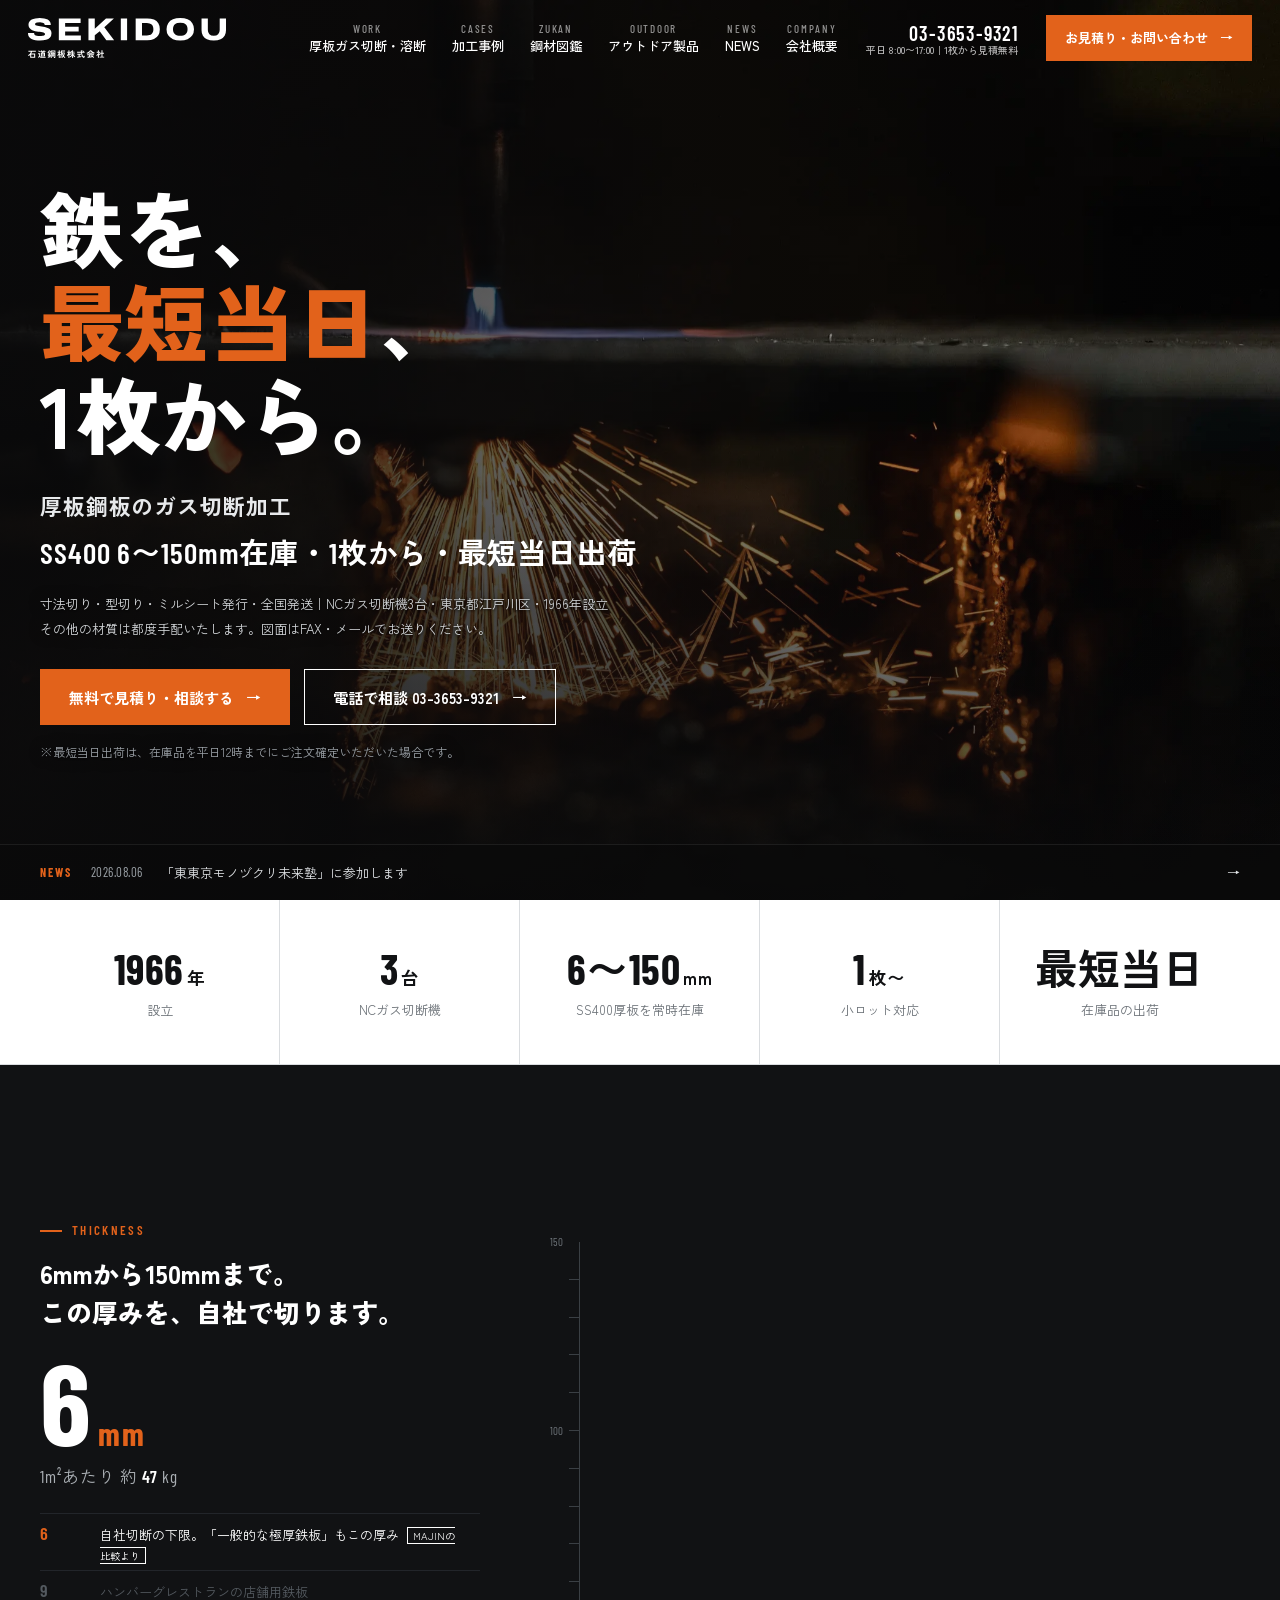
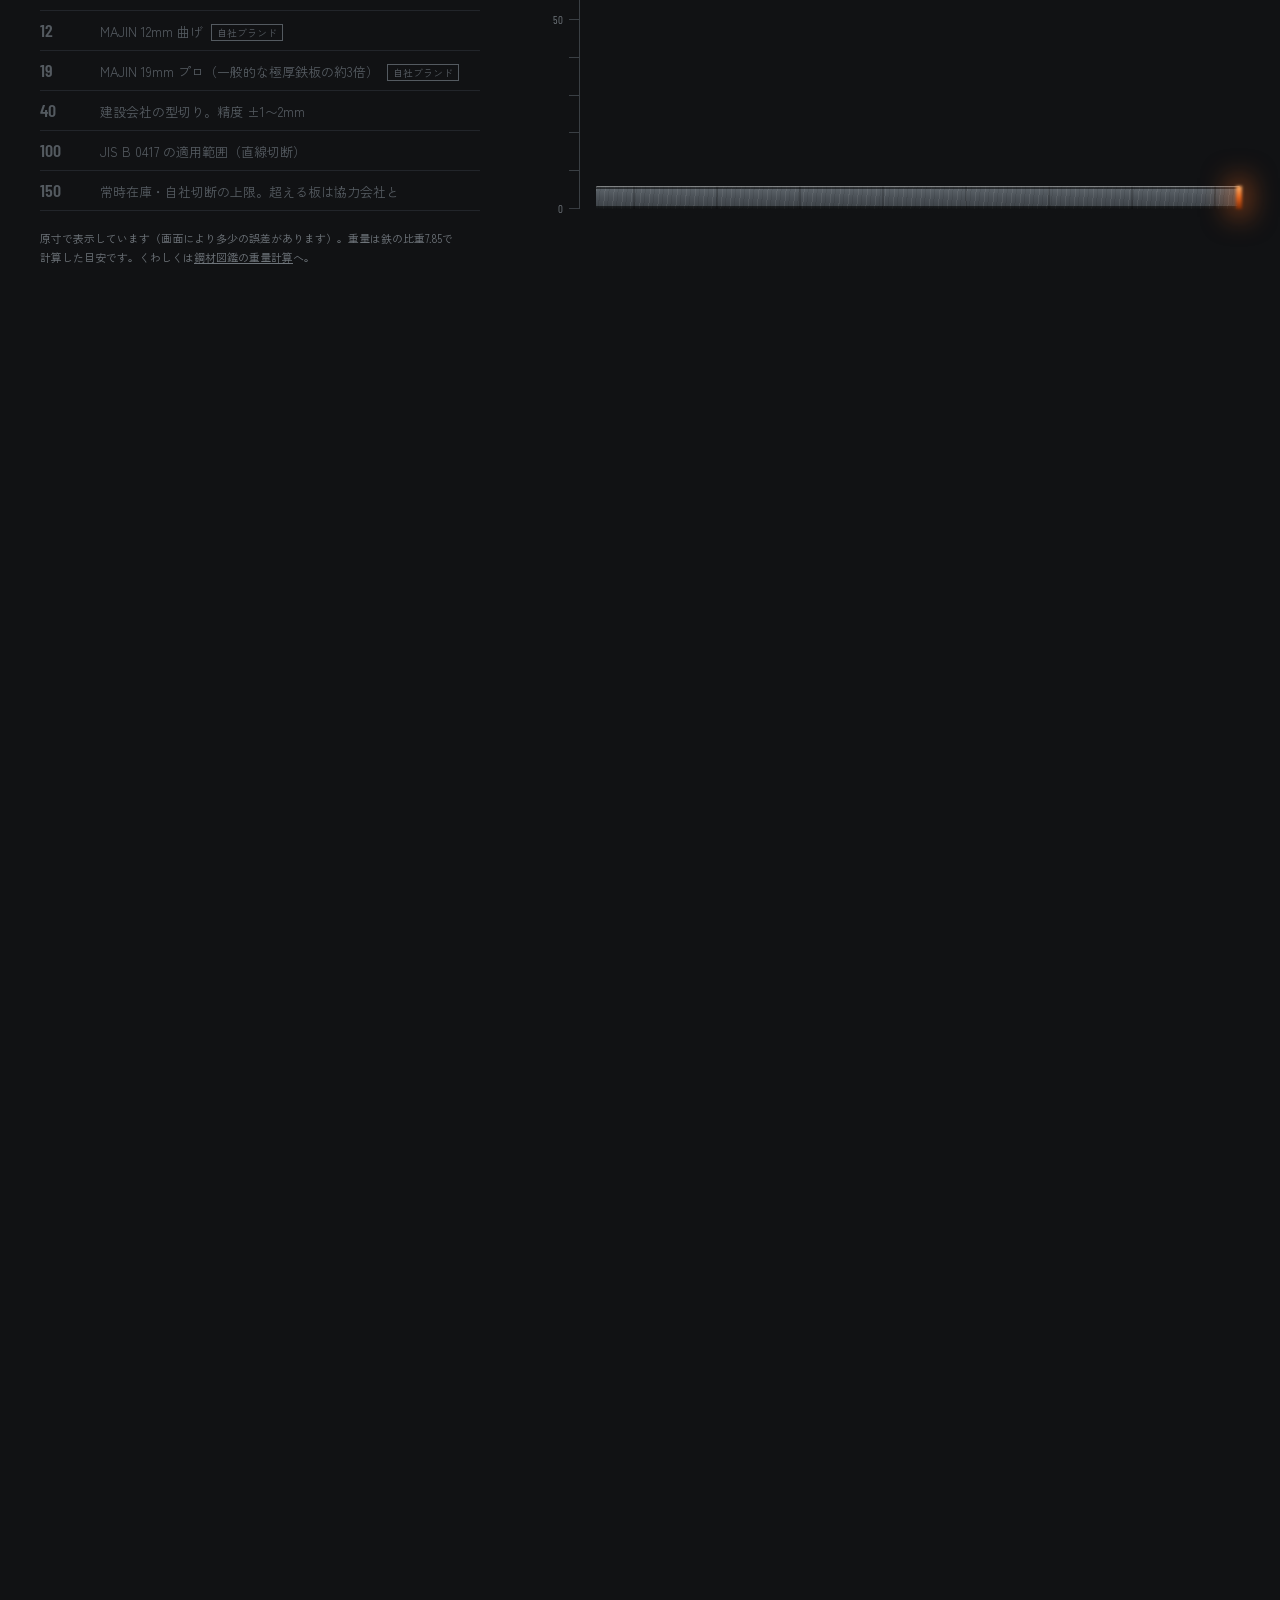
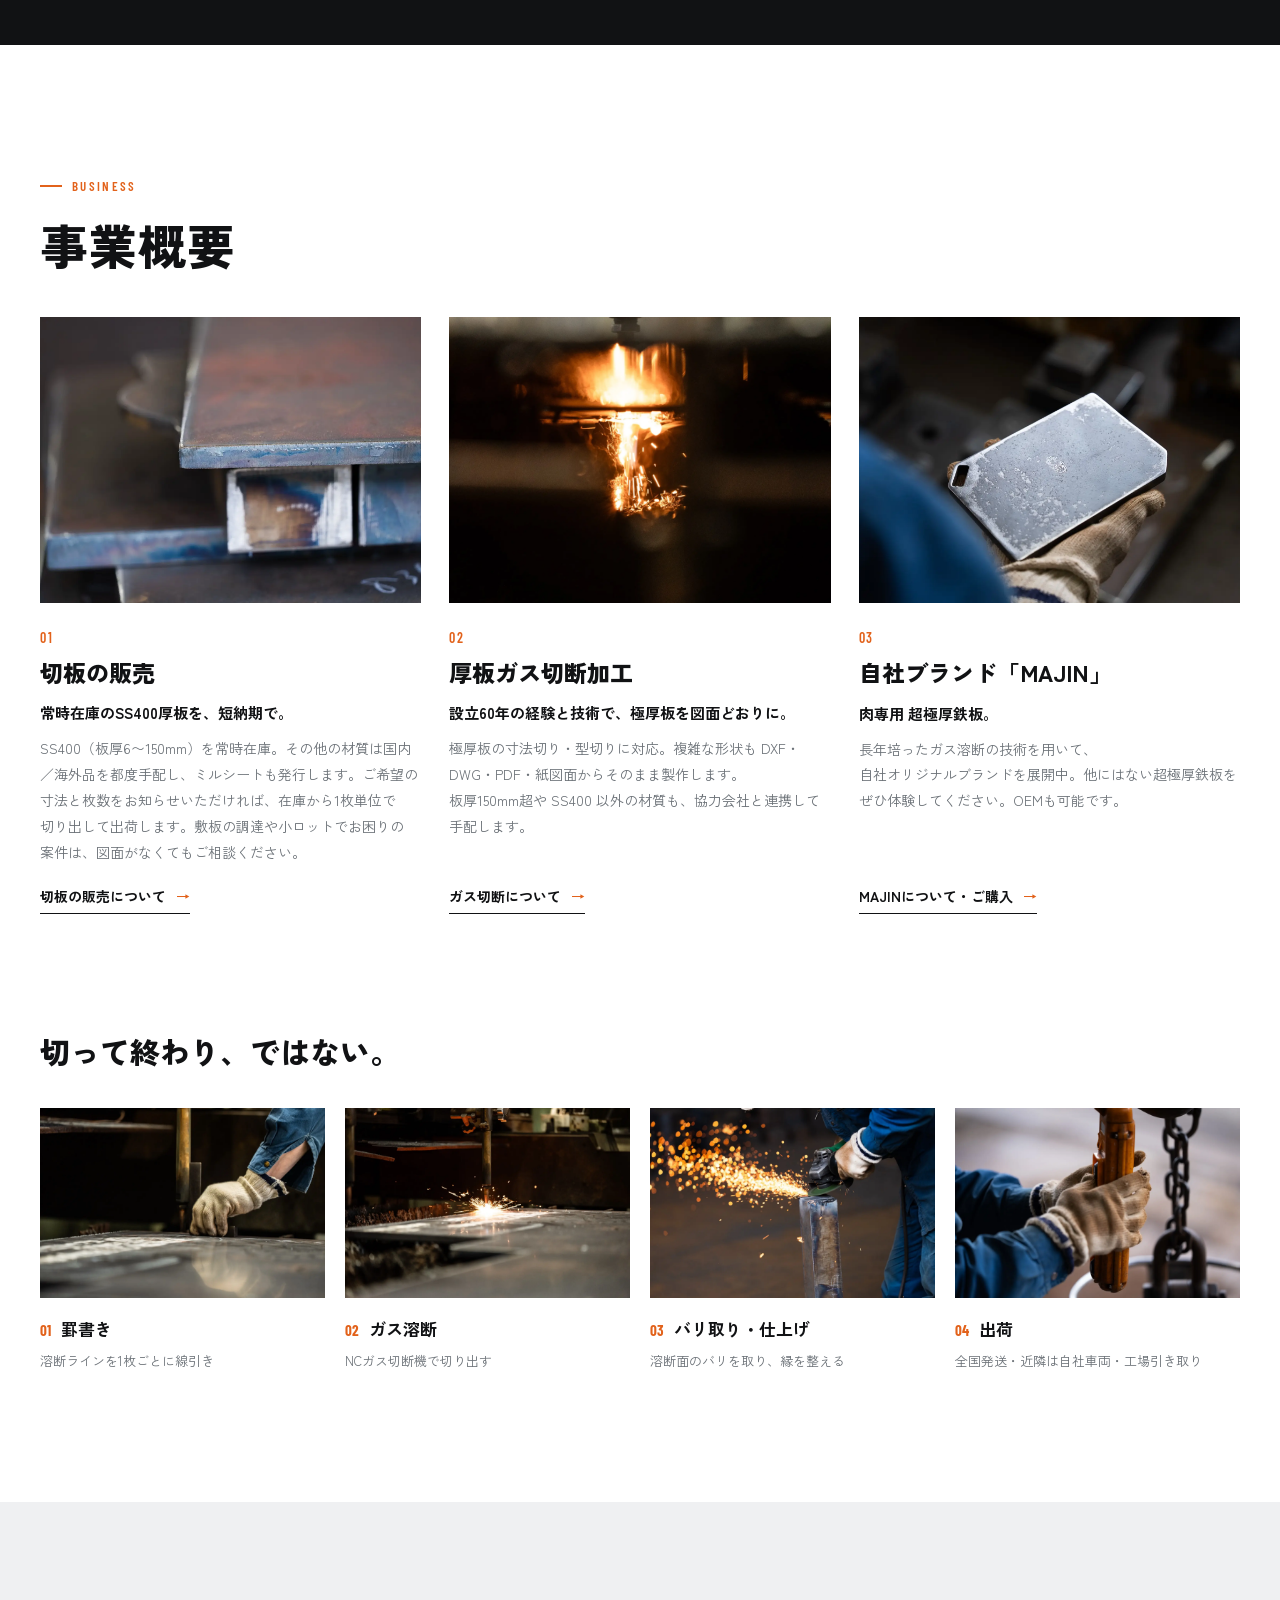
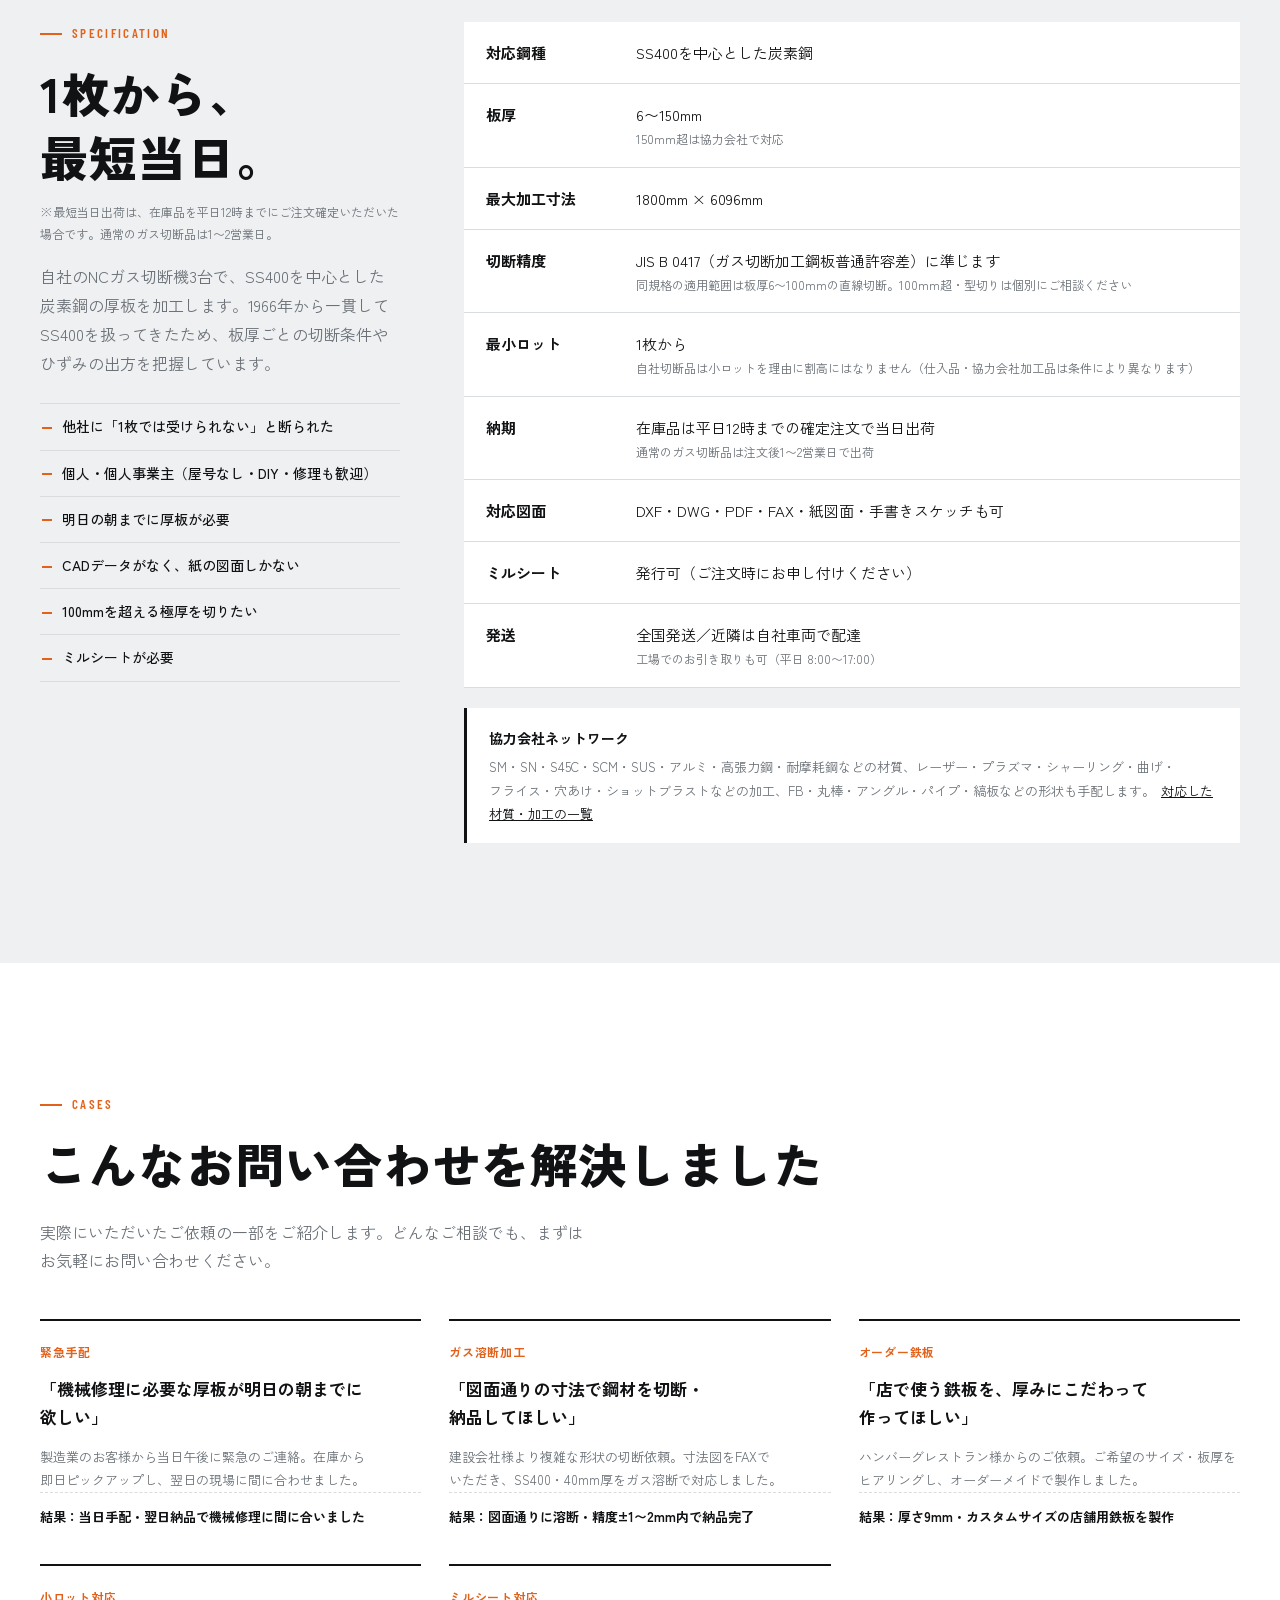
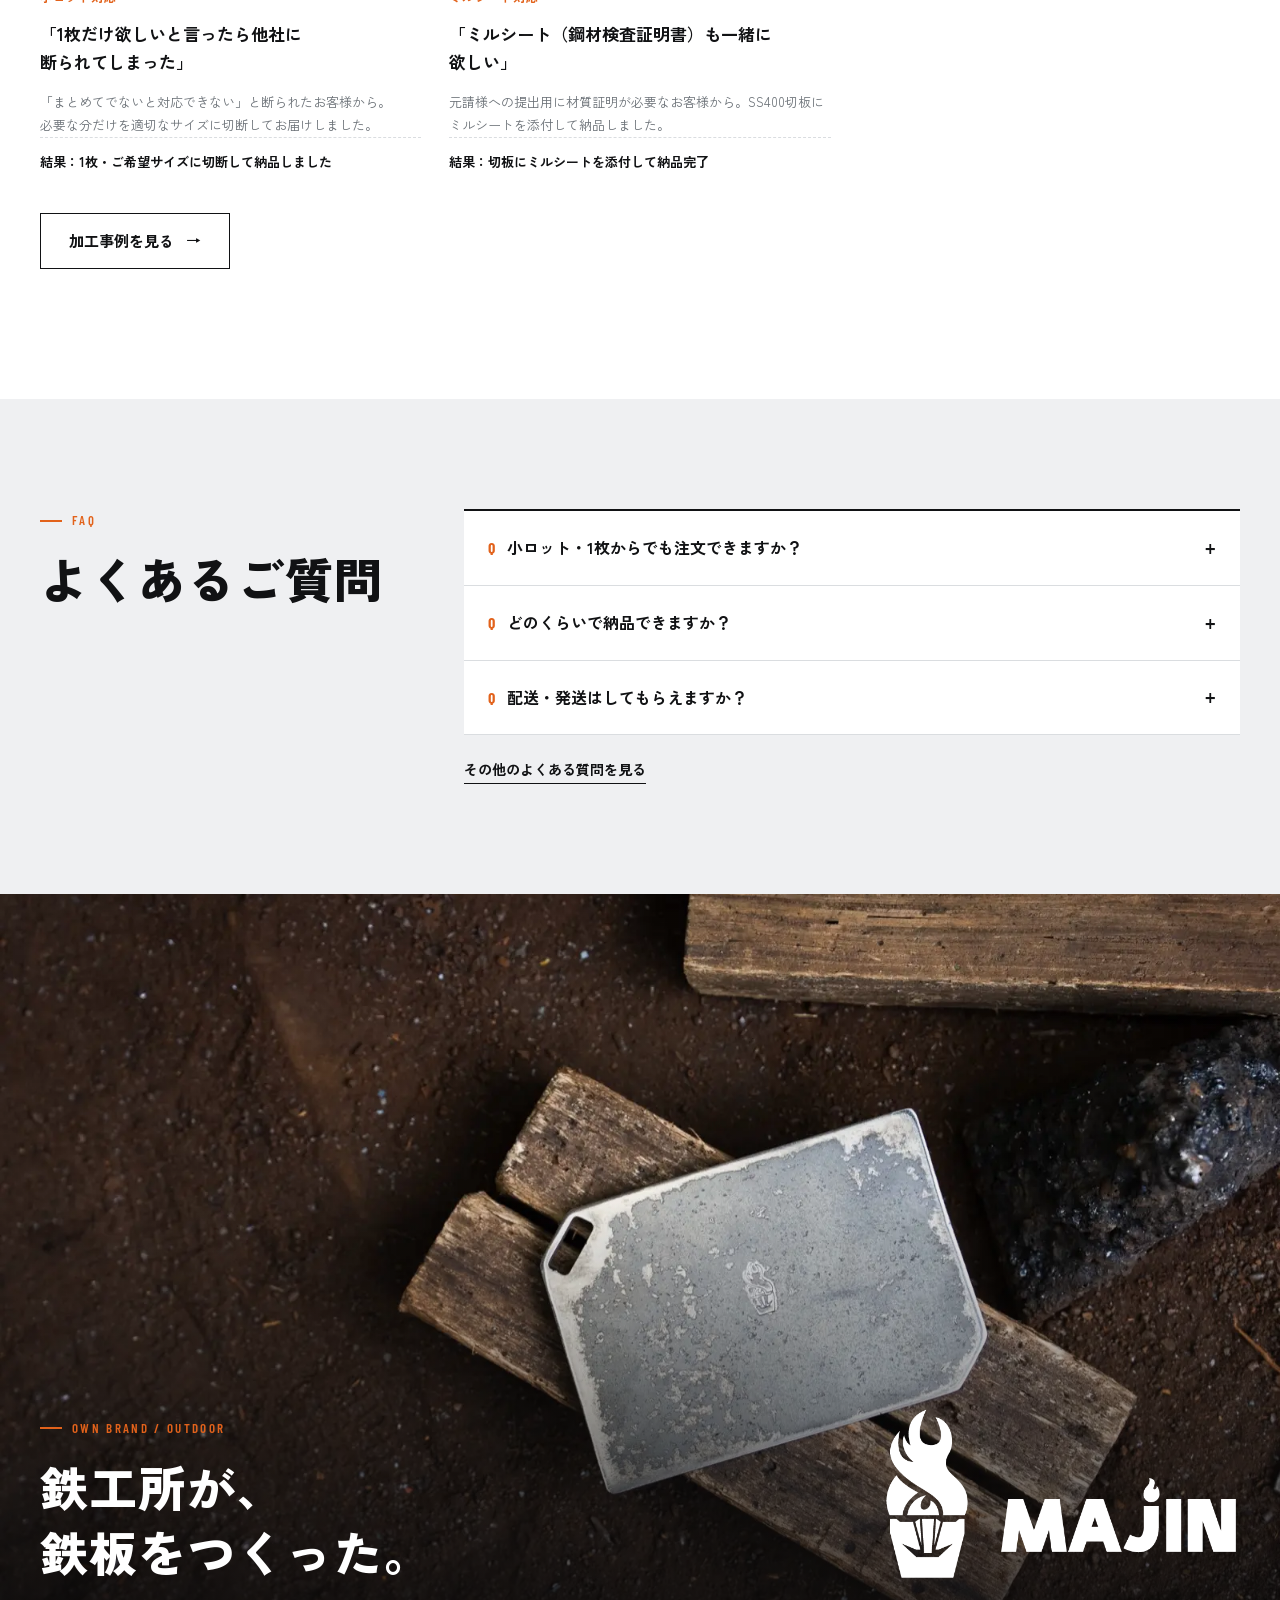
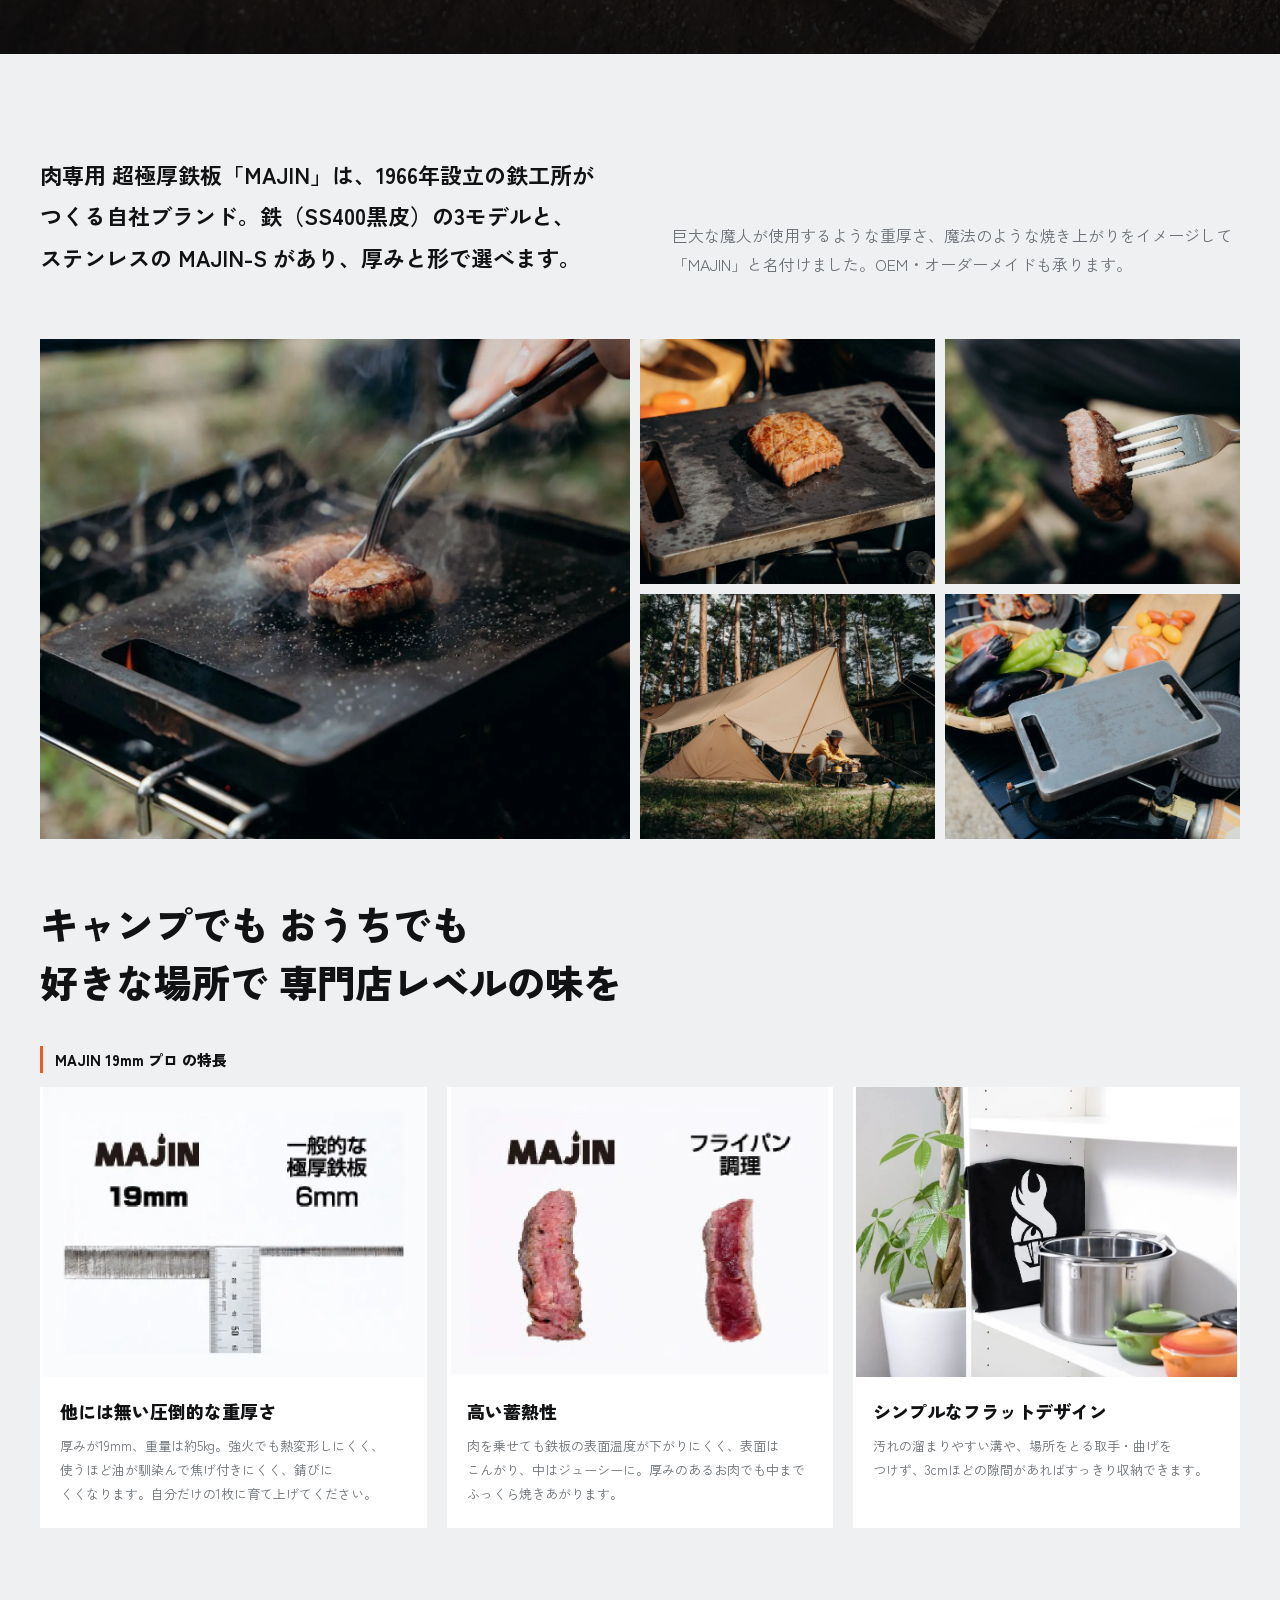
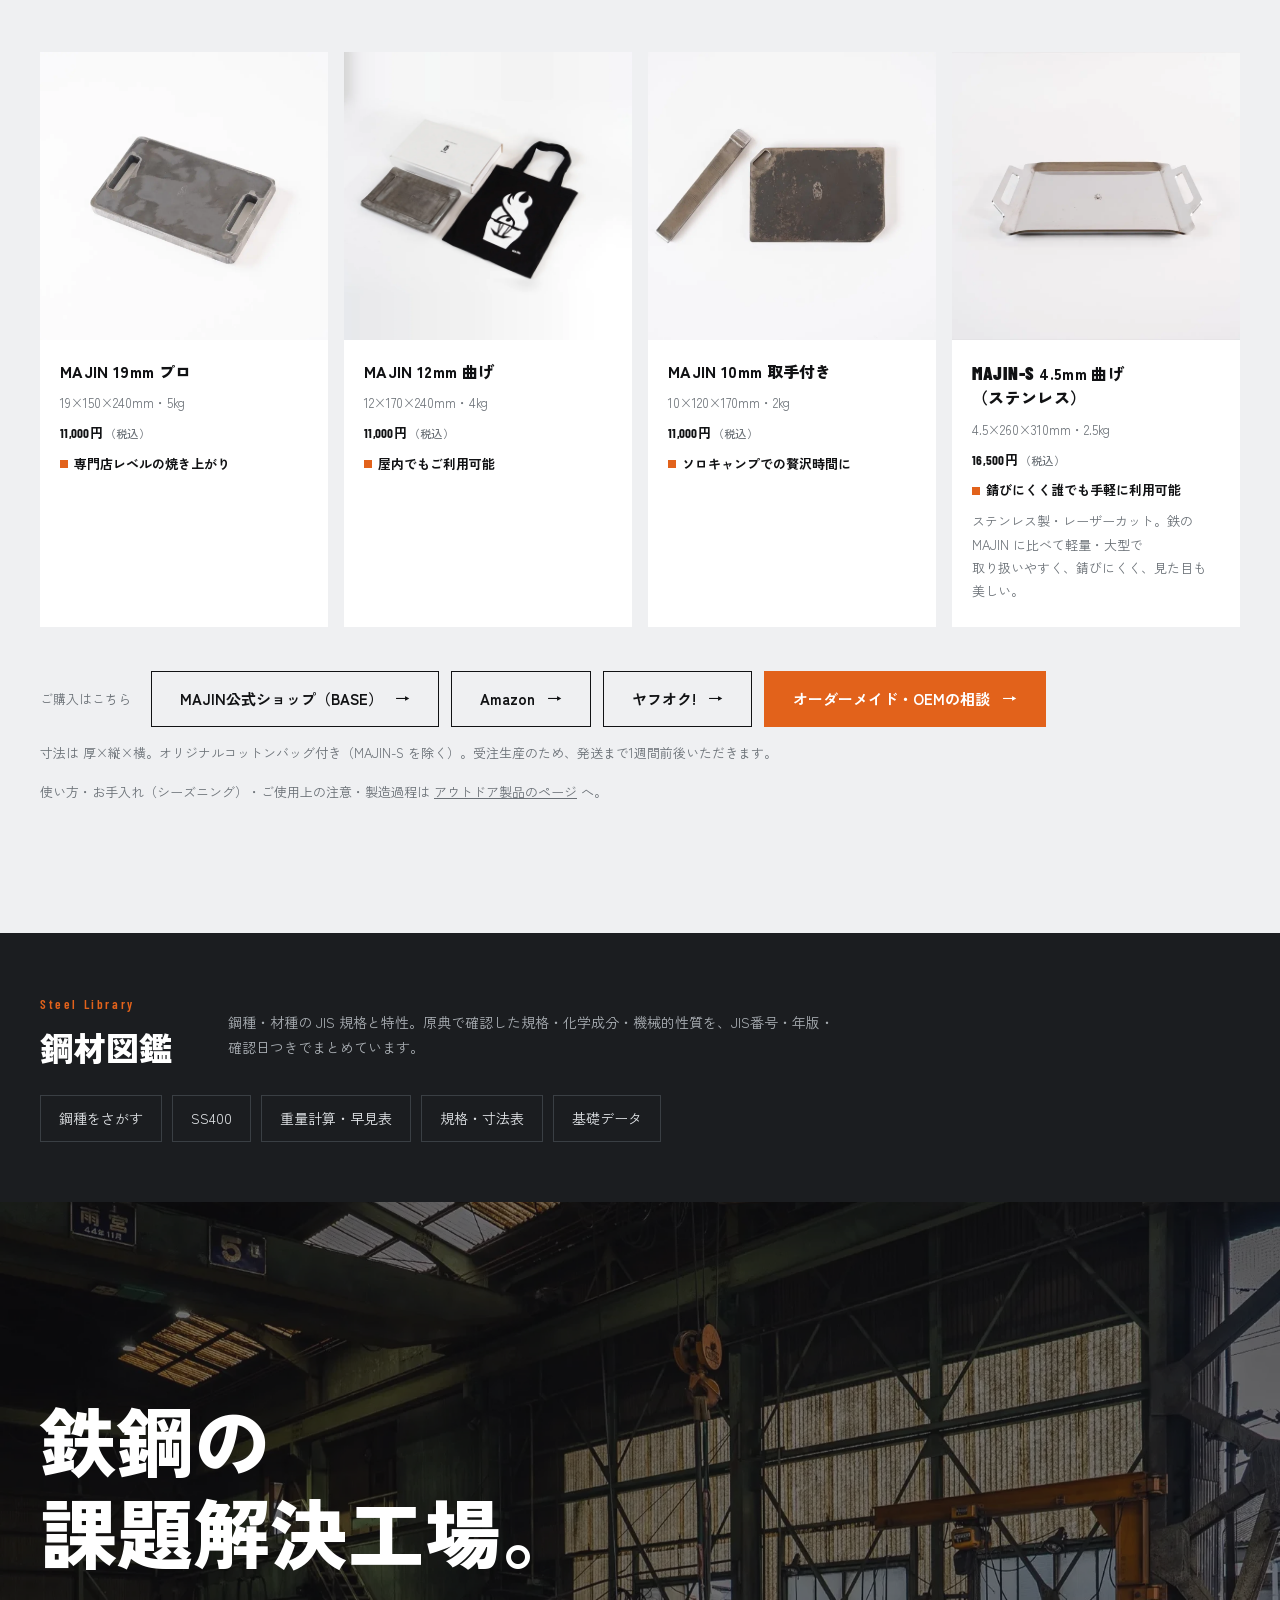
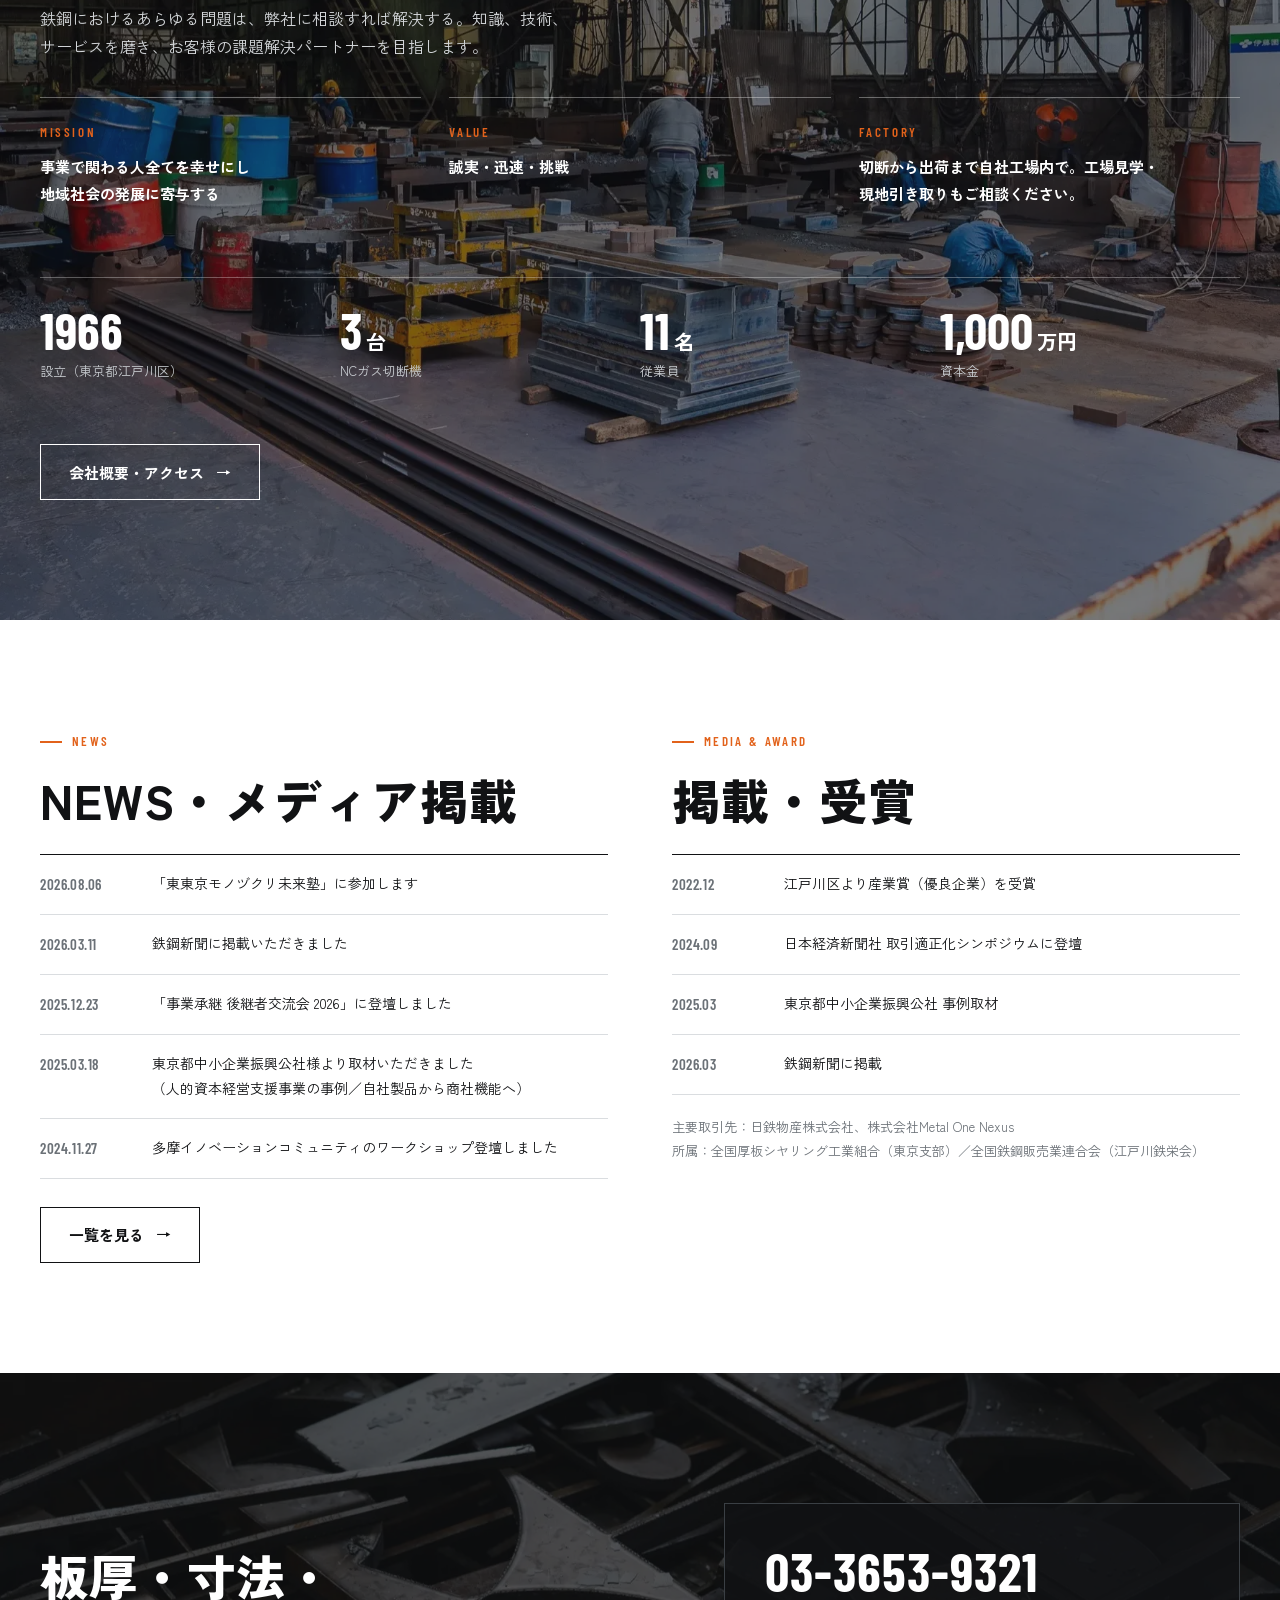
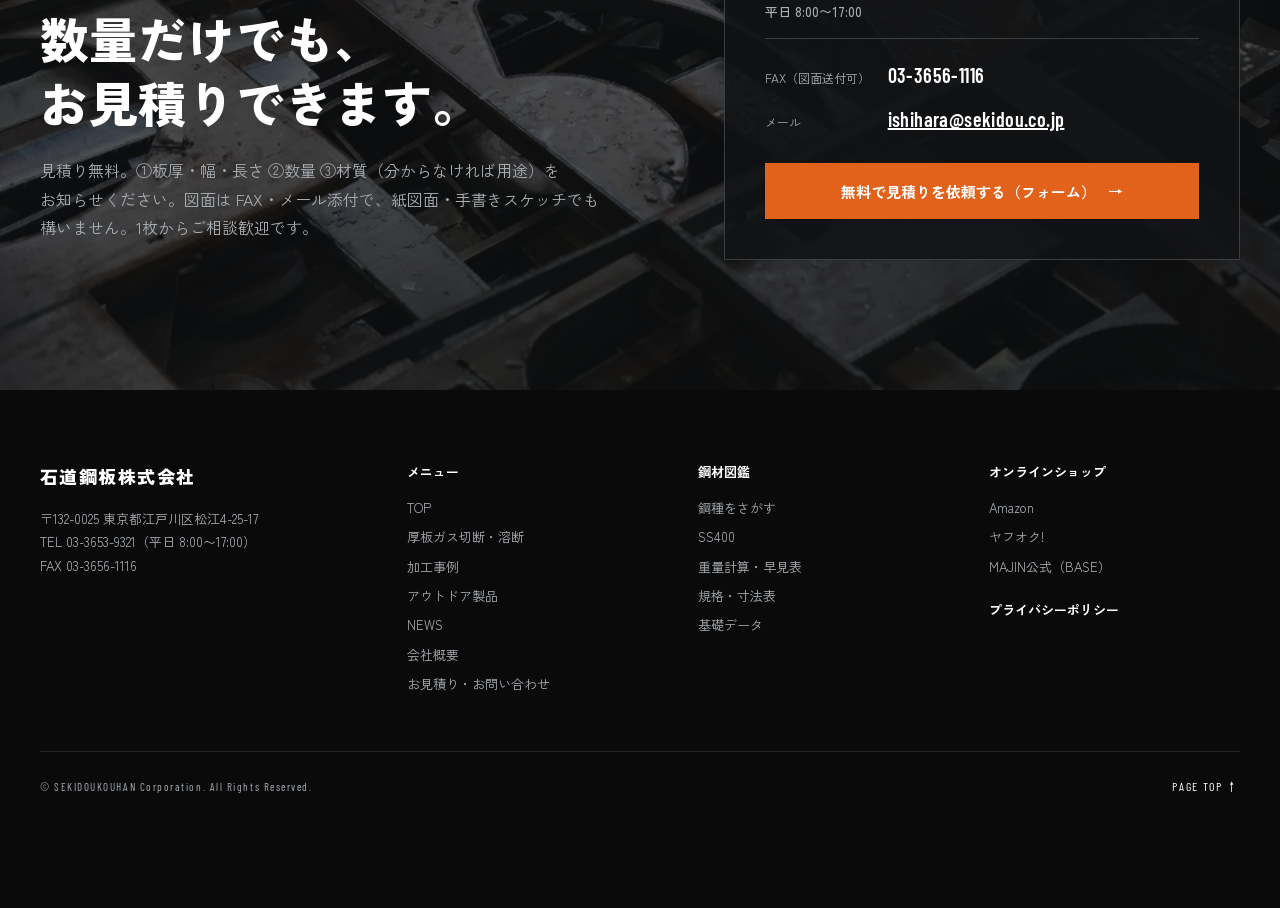
<file: renewal/index.html>
<!doctype html>
<html lang="ja">
<head>
<meta charset="utf-8">
<meta name="viewport" content="width=device-width,initial-scale=1">
<title>厚板鋼板の切板販売・ガス切断加工｜1枚から・最短当日出荷｜石道鋼板（東京都江戸川区）</title>
<meta name="description" content="SS400 6〜150mmを常時在庫。NCガス切断機3台で、寸法切りから型切りまで1枚から。平日12時までのご注文確定で在庫品は当日出荷。東京都江戸川区・1966年設立。">
<meta name="robots" content="noindex">
<script>/* ▼ GA4 差し込み口：先方のGA4で測定ID（G-XXXXXXXXXX）が発行されたら、下の1か所に入れる */window.SKD_GA4_ID='';</script><script>(function(){var id=window.SKD_GA4_ID;if(!id)return;var s=document.createElement('script');s.async=true;s.src='https://www.googletagmanager.com/gtag/js?id='+id;document.head.appendChild(s);window.dataLayer=window.dataLayer||[];window.gtag=function(){dataLayer.push(arguments)};gtag('js',new Date());gtag('config',id);})();</script>
<link rel="preconnect" href="https://fonts.googleapis.com"><link rel="preconnect" href="https://fonts.gstatic.com" crossorigin>
<link href="https://fonts.googleapis.com/css2?family=Barlow+Condensed:wght@500;600;700&family=Zen+Kaku+Gothic+New:wght@400;500;700;900&display=swap" rel="stylesheet">
<style>
/* ===== tokens ===== 鉄黒・白・火 の3色。地は白／寒色の淡グレー／鉄黒のみ（クリーム・生成りは使わない） */
:root{
  --iron:#111214; --iron2:#1B1D20; --steel:#2C2F33; --gray:#6B7177; --line:#DADDE0; --mist:#EFF0F2; --white:#fff;
  --fire:#E2621B; --fire-d:#B9480C;
  --jp:"Zen Kaku Gothic New",system-ui,sans-serif; --en:"Barlow Condensed","Zen Kaku Gothic New",sans-serif;
  --wrap:min(1200px,calc(100% - 48px));
}
*{box-sizing:border-box;margin:0;padding:0}
html{scroll-behavior:smooth}
body{font-family:var(--jp);color:var(--iron);background:var(--white);line-height:1.8;font-size:16px;-webkit-font-smoothing:antialiased;overflow-x:hidden}
img,video{display:block;max-width:100%}
a{color:inherit;text-decoration:none}
.wrap{width:var(--wrap);margin-inline:auto}
.en{font-family:var(--en);letter-spacing:.06em;text-transform:uppercase}
.lab{font-family:var(--en);font-weight:600;font-size:13px;letter-spacing:.18em;text-transform:uppercase;color:var(--fire);display:flex;align-items:center;gap:10px}
.lab::before{content:"";width:22px;height:2px;background:currentColor}
.h2,.gauge__h,.hero__copy,.ct__copy,.co__vision{word-break:auto-phrase}.h2{font-weight:900;font-size:clamp(28px,4vw,48px);line-height:1.35;letter-spacing:.02em;margin:14px 0 22px}
.lead{color:var(--gray);max-width:36em}
.on-dark .lead{color:#A9AEB3}
.btn{display:inline-flex;align-items:center;gap:12px;height:56px;padding:0 28px;font-weight:700;font-size:15px;border:1.5px solid currentColor;transition:.25s}
.btn::after{content:"→";font-family:var(--en)}
.btn--fire{background:var(--fire);border-color:var(--fire);color:#fff}
.btn--fire:hover{background:var(--fire-d);border-color:var(--fire-d)}
.btn--line:hover{background:var(--iron);color:#fff;border-color:var(--iron)}
.on-dark .btn--line:hover{background:#fff;color:var(--iron);border-color:#fff}
.chk{display:none}
body.check .chk{display:inline-block;background:#FFE14D;color:#111;font:700 11px/1.4 var(--jp);padding:2px 6px;margin:0 4px;vertical-align:middle;letter-spacing:0}

/* ===== header ===== */
.hd{position:fixed;inset:0 0 auto;z-index:50;color:#fff;transition:background .3s,color .3s,box-shadow .3s}
.hd.is-solid{background:rgba(255,255,255,.96);color:var(--iron);box-shadow:0 1px 0 var(--line);backdrop-filter:blur(8px)}
.hd__in{display:flex;align-items:center;gap:28px;height:76px;padding:0 28px}
.logo{display:flex;flex-direction:column;line-height:1.1;margin-right:auto}
.logo b{font-weight:900;font-size:20px;letter-spacing:.12em}
.logo small{font-family:var(--en);font-size:11px;letter-spacing:.22em;opacity:.7;margin-top:4px}
.nav{display:flex;gap:26px}
.nav a{display:flex;flex-direction:column;align-items:center;line-height:1.2;font-size:13px;font-weight:500}
.nav a span{font-family:var(--en);font-size:11px;letter-spacing:.16em;opacity:.55;margin-bottom:3px}
.nav a:hover span{opacity:1;color:var(--fire)}
.hd__tel{font-family:var(--en);font-weight:600;font-size:20px;letter-spacing:.04em;line-height:1.1;text-align:right}
.hd__tel small{display:block;font-family:var(--jp);font-size:10px;font-weight:500;letter-spacing:0;opacity:.7}
.hd .btn{height:46px;padding:0 20px;font-size:14px}
.menu{display:none;width:44px;height:44px;border:0;background:none;color:inherit}
.menu i{display:block;width:24px;height:2px;background:currentColor;margin:5px auto}

/* ===== hero ===== */
.hero{position:relative;height:100svh;min-height:640px;background:var(--iron);color:#fff;overflow:hidden}
.hero video,.hero .poster{position:absolute;inset:0;width:100%;height:100%;object-fit:cover}
.hero::after{content:"";position:absolute;inset:0;background:linear-gradient(90deg,rgba(10,10,11,.86) 0%,rgba(10,10,11,.55) 45%,rgba(10,10,11,.1) 100%),linear-gradient(0deg,rgba(10,10,11,.7),transparent 40%)}
.hero__in{position:relative;z-index:2;height:100%;display:flex;flex-direction:column;justify-content:flex-end;padding:0 0 9vh}
.hero__eyebrow{font-size:14px;font-weight:500;letter-spacing:.08em;color:#C9CDD1;margin-bottom:22px}
.hero__copy{font-weight:900;font-size:clamp(46px,8.2vw,124px);line-height:1.12;letter-spacing:.01em}
.hero__copy em{font-style:normal;color:var(--fire)}
.hero h1{font-weight:700;font-size:clamp(15px,1.5vw,19px);line-height:1.7;margin:30px 0 34px;max-width:38em;color:#E7E9EB}
.hero h1 b span{white-space:nowrap}.hero h1 b{display:block;font-family:var(--en);font-weight:600;font-size:clamp(20px,2.2vw,28px);letter-spacing:.04em;color:#fff}
.hero__cta{display:flex;flex-wrap:wrap;gap:14px}
.hero__note{font-size:12px;color:#9AA0A6;margin-top:16px}
.hero__scroll{position:absolute;right:28px;bottom:9vh;z-index:2;writing-mode:vertical-rl;font-family:var(--en);font-size:12px;letter-spacing:.3em;color:#9AA0A6}
.hero__scroll::after{content:"";display:inline-block;width:1px;height:60px;background:#9AA0A6;margin-top:12px}

/* ===== promise ===== */
.promise{padding:110px 0 100px}
.promise__grid{display:grid;grid-template-columns:repeat(3,1fr);border-top:2px solid var(--iron);margin-top:44px}
.pr{padding:34px 30px 30px 0;border-right:1px solid var(--line)}
.pr+.pr{padding-left:30px}.pr:last-child{border-right:0}
.pr__num{font-family:var(--en);font-weight:700;font-size:clamp(48px,5.4vw,76px);line-height:1;letter-spacing:.01em}
.pr__num small{font-family:var(--jp);font-size:.32em;font-weight:700;margin-left:6px;letter-spacing:.02em}
.pr h3{font-size:19px;font-weight:700;margin:18px 0 8px}
.pr p{font-size:14px;color:var(--gray)}

/* ===== gauge（板厚スケール） ===== */
.gauge{position:relative;height:420vh;background:var(--iron);color:#fff}
.gauge__stick{position:sticky;top:0;height:100svh;display:grid;grid-template-columns:minmax(320px,440px) 1fr;gap:64px;align-items:center;width:var(--wrap);margin:0 auto;padding:96px 0 40px}
.gauge__h{font-weight:900;font-size:clamp(20px,2vw,26px);line-height:1.5;margin:12px 0 18px}
.gauge__read{font-family:var(--en);font-weight:700;line-height:.9;font-size:clamp(88px,9vw,140px);letter-spacing:-.01em;display:flex;align-items:baseline;gap:8px}
.gauge__read small{font-size:.28em;color:var(--fire);letter-spacing:.06em}
.gauge__kg{font-family:var(--en);font-size:17px;letter-spacing:.06em;color:#A9AEB3;margin-top:8px}
.gauge__kg b{color:#fff;font-weight:600}
.gauge__note{font-size:11px;color:#6E747A;margin-top:18px;line-height:1.7}
.gauge__stage{position:relative;margin-top:8px;height:100%;max-height:640px;align-self:stretch;--k:3.7795;--t:6}
.ruler{position:absolute;left:0;bottom:0;width:36px;height:calc(150px * var(--k));border-right:1px solid #3A3F44;
  background:repeating-linear-gradient(0deg,#3A3F44 0 1px,transparent 1px calc(10px * var(--k))) right bottom/10px 100% no-repeat}
.ruler span{position:absolute;right:16px;bottom:calc(var(--n) * 1px * var(--k));transform:translateY(50%);font-family:var(--en);font-size:11px;color:#6E747A}
.plate{position:absolute;left:52px;right:0;bottom:0;height:calc(var(--t) * 1px * var(--k));border-radius:1px;
  background:
   linear-gradient(180deg,rgba(0,0,0,.55) 0 3px,transparent 3px calc(100% - 3px),rgba(0,0,0,.6) calc(100% - 3px)),
   repeating-linear-gradient(96deg,rgba(255,255,255,.07) 0 1px,transparent 1px 4px,rgba(0,0,0,.08) 4px 5px,transparent 5px 9px),
   repeating-linear-gradient(90deg,transparent 0 37px,rgba(0,0,0,.18) 37px 39px,transparent 39px 83px),
   linear-gradient(180deg,#8D949A 0%,#5C6369 10%,#4A5056 50%,#3E4348 90%,#2A2E32 100%);
  box-shadow:0 40px 60px -30px rgba(0,0,0,.9),inset 0 1px 0 rgba(255,255,255,.35)}
.plate::after{content:"";position:absolute;right:-2px;top:0;bottom:0;width:6px;background:linear-gradient(180deg,#FFB067,var(--fire) 50%,#7A2A05);filter:blur(1.5px);box-shadow:0 0 26px 8px rgba(226,98,27,.5)}
.marks{list-style:none;margin-top:22px;border-top:1px solid #22252A}
.marks li{display:grid;grid-template-columns:48px 1fr;gap:12px;align-items:baseline;padding:6px 0;font-size:13px;line-height:1.5;color:#545A60;transition:color .3s;border-bottom:1px solid #22252A}
.marks li b{font-family:var(--en);font-size:18px;font-weight:600}
.marks li.is-on{color:#C9CDD1}.marks li.is-cur{color:#fff}.marks li.is-on b{color:var(--fire)}
.marks .tag{font-style:normal;font-size:10px;border:1px solid currentColor;padding:0 5px;margin-left:8px;white-space:nowrap}
body.static .hd{position:absolute}body.static .gauge{height:auto}body.static .gauge__stick{position:static;height:auto;min-height:900px}

/* ===== work（本業） ===== */
.work{padding:130px 0 0}
.work__top{display:grid;grid-template-columns:1.05fr 1fr;gap:64px;align-items:center}
.work__img{aspect-ratio:4/3;overflow:hidden;background:var(--iron)}
.work__img img{width:100%;height:100%;object-fit:cover}
.steps{display:grid;grid-template-columns:repeat(4,1fr);gap:20px;margin-top:90px;counter-reset:s}
.st figure{aspect-ratio:3/2;overflow:hidden;background:var(--iron)}
.st img{width:100%;height:100%;object-fit:cover;transition:transform .6s}
.st:hover img{transform:scale(1.04)}
.st h4{display:flex;gap:10px;align-items:baseline;font-size:17px;font-weight:700;margin:16px 0 4px}
.st h4::before{counter-increment:s;content:"0" counter(s);font-family:var(--en);color:var(--fire);font-size:15px}
.st p{font-size:13px;color:var(--gray)}

/* ===== spec ===== */
.spec{padding:120px 0;background:var(--mist);margin-top:130px}
.spec__grid{display:grid;grid-template-columns:360px 1fr;gap:64px}
.spec table{width:100%;border-collapse:collapse;font-size:15px;background:#fff}
.spec th,.spec td{text-align:left;padding:17px 22px;border-bottom:1px solid var(--line);vertical-align:top}
.spec th{width:150px;font-weight:700;white-space:nowrap}
.spec td small{display:block;color:var(--gray);font-size:12px}
.spec__more{display:flex;gap:12px;margin-top:28px;flex-wrap:wrap}

/* ===== cases ===== */
.cases{padding:130px 0}
.cases__row{display:grid;grid-template-columns:repeat(5,1fr);gap:16px;margin-top:44px}
.cs{border-top:2px solid var(--iron);padding-top:20px;display:flex;flex-direction:column}
.cs__tag{font-family:var(--en);font-size:12px;font-weight:600;letter-spacing:.14em;color:var(--fire)}
.cs q{display:block;font-weight:700;font-size:16px;line-height:1.65;margin:12px 0 14px;quotes:"「" "」"}
.cs p{font-size:13px;color:var(--gray);margin-top:auto;padding-top:12px;border-top:1px dashed var(--line)}

/* ===== majin ===== */
.majin{background:var(--mist);padding:0 0 130px;overflow:hidden}
.majin__hero{position:relative;height:min(86svh,760px);background:var(--iron);color:#fff;display:flex;align-items:flex-end}
.majin__hero>img{position:absolute;inset:0;width:100%;height:100%;object-fit:cover}
.majin__hero::after{content:"";position:absolute;inset:0;background:linear-gradient(0deg,rgba(10,10,11,.85),rgba(10,10,11,.05) 60%)}
.majin__hero .wrap{position:relative;z-index:2;padding-bottom:70px;display:flex;justify-content:space-between;align-items:flex-end;gap:40px}
.majin__logo{width:min(360px,60vw)}
.majin__intro{display:grid;grid-template-columns:1fr 1fr;gap:64px;padding:100px 0 60px;align-items:end}
.line{display:grid;grid-template-columns:repeat(4,1fr);gap:16px}
.ln{background:#fff}
.ln figure{aspect-ratio:1/1;overflow:hidden;background:#EEF0F3}
.ln img{width:100%;height:100%;object-fit:cover}
.ln__b{padding:20px 20px 24px}
.ln__t{font-family:var(--en);font-weight:700;font-size:26px;letter-spacing:.04em;line-height:1}
.ln__t small{font-family:var(--jp);font-size:13px;font-weight:500;margin-left:8px;color:var(--gray)}
.ln p{font-size:13px;color:var(--gray);margin-top:10px}
.majin__buy{display:flex;flex-wrap:wrap;gap:12px;align-items:center;margin-top:44px}
.majin__buy span{font-size:13px;color:var(--gray);margin-right:8px}

/* ===== zukan ===== */
.zukan{background:var(--iron2);color:#fff}
.zukan a{display:grid;grid-template-columns:auto 1fr auto;gap:40px;align-items:center;padding:56px 0}
.zukan__ttl{font-weight:900;font-size:clamp(24px,2.6vw,34px)}
.zukan__ttl span{display:block;font-family:var(--en);font-size:13px;letter-spacing:.2em;color:var(--fire);font-weight:600}
.zukan__tags{display:flex;flex-wrap:wrap;gap:8px}
.zukan__tags li{list-style:none;font-size:13px;border:1px solid #3A3F44;padding:6px 12px;color:#C9CDD1}
.zukan__go{font-family:var(--en);font-size:40px;color:var(--fire);transition:transform .3s}
.zukan a:hover .zukan__go{transform:translateX(8px)}

/* ===== company ===== */
.co{position:relative;color:#fff;background:var(--iron)}
.co__img{position:absolute;inset:0}
.co__img img{width:100%;height:100%;object-fit:cover;opacity:.45}
.co__in{position:relative;padding:150px 0 120px}
.co__vision{font-weight:900;font-size:clamp(40px,6vw,86px);line-height:1.2;margin:18px 0 26px}
.co__vals{display:flex;gap:10px;margin:28px 0 70px}
.co__vals li{list-style:none;border:1px solid rgba(255,255,255,.4);padding:6px 18px;font-weight:700;letter-spacing:.2em}
.facts{display:grid;grid-template-columns:repeat(4,1fr);border-top:1px solid rgba(255,255,255,.3)}
.fc{padding:26px 24px 0 0}
.fc b{display:block;font-family:var(--en);font-weight:700;font-size:clamp(36px,4vw,56px);line-height:1}
.fc b small{font-size:.4em;margin-left:4px}
.fc span{font-size:13px;color:#C9CDD1}
.press{background:#fff;padding:110px 0}
.press__grid{display:grid;grid-template-columns:1fr 1fr;gap:64px}
.plist{list-style:none;border-top:1px solid var(--iron)}
.plist li{display:grid;grid-template-columns:96px 1fr;gap:16px;padding:16px 0;border-bottom:1px solid var(--line);font-size:14px}
.plist time{font-family:var(--en);font-weight:600;font-size:15px;color:var(--gray);letter-spacing:.04em}
.plist .new{color:var(--fire);font-weight:700;font-size:11px;border:1px solid var(--fire);padding:0 6px;margin-right:8px}

/* ===== contact ===== */
.ct{position:relative;background:var(--iron);color:#fff;overflow:hidden}
.ct__img{position:absolute;inset:0}.ct__img img{width:100%;height:100%;object-fit:cover;opacity:.28}
.ct__in{position:relative;padding:130px 0;display:grid;grid-template-columns:1.2fr 1fr;gap:64px;align-items:center}
.ct__copy{font-weight:900;font-size:clamp(32px,4.4vw,60px);line-height:1.3}
.ct__box{background:rgba(17,18,20,.86);border:1px solid #3A3F44;padding:40px}
.ct__tel{font-family:var(--en);font-weight:700;font-size:clamp(40px,4.2vw,56px);line-height:1;letter-spacing:.02em;display:block}
.ct__tel small{display:block;font-family:var(--jp);font-size:13px;font-weight:500;color:#A9AEB3;margin-top:8px;letter-spacing:0}
.ct__fax{font-size:14px;color:#C9CDD1;margin:18px 0 26px;padding-top:18px;border-top:1px solid #3A3F44}
.ct__box .btn{width:100%;justify-content:center}

/* ===== footer ===== */
.ft{background:#0A0A0B;color:#A9AEB3;padding:70px 0 110px;font-size:13px}
.ft__grid{display:grid;grid-template-columns:1.3fr 1fr 1fr 1fr;gap:40px}
.ft h5{color:#fff;font-size:13px;margin-bottom:12px}
.ft li{list-style:none;margin:6px 0}
.ft a:hover{color:#fff}
.ft__c{margin-top:50px;font-family:var(--en);letter-spacing:.14em;font-size:11px}

/* SP menu */
body.menu-open .nav{display:flex;position:fixed;inset:62px 0 0;flex-direction:column;gap:0;background:var(--iron);color:#fff;padding:12px 24px;z-index:49}
body.menu-open .nav a{flex-direction:row;justify-content:space-between;align-items:center;padding:18px 0;border-bottom:1px solid #2C2F33;font-size:16px}
body.menu-open .nav a span{order:2;margin:0}
body.menu-open .hd{background:var(--iron);color:#fff}
/* SP bottom bar */
.spbar{display:none}

/* reveal */
.rv{opacity:0;transform:translateY(24px);transition:opacity .8s,transform .8s}
.rv.is-in{opacity:1;transform:none}

@media (max-width:1100px){
  .nav{display:none}.menu{display:block}
  .cases__row{grid-template-columns:repeat(2,1fr)}
}
@media (max-width:820px){
  :root{--wrap:calc(100% - 32px)}
  body{font-size:15px}
  .hd__in{height:62px;padding:0 12px 0 16px;gap:8px}
  .hd__tel,.hd .btn{display:none}
  .logo b{font-size:17px}
  .hero{min-height:600px}
  .hero::after{background:linear-gradient(0deg,rgba(10,10,11,.92) 0%,rgba(10,10,11,.55) 55%,rgba(10,10,11,.2) 100%)}
  .hero__in{padding-bottom:110px}
  .hero__copy{font-size:clamp(44px,13vw,64px)}
  .hero h1{margin:20px 0 24px}
  .hero__cta .btn{flex:1 1 100%;justify-content:center}
  .hero__scroll{display:none}
  .promise{padding:80px 0 70px}
  .promise__grid{grid-template-columns:1fr}
  .pr,.pr+.pr{padding:26px 0;border-right:0;border-bottom:1px solid var(--line)}
  .gauge{height:380vh}
  .gauge__stick{display:flex;flex-direction:column;gap:14px;padding:78px 0 74px}
  .gauge__h{font-size:17px;margin:6px 0 8px}
  .gauge__read{font-size:72px}
  .gauge__kg{font-size:14px}
  .gauge__note{display:none}
  .gauge__stage{flex:1;max-height:none;min-height:0}
  .marks{margin-top:10px}.marks li{padding:4px 0;font-size:12px;grid-template-columns:40px 1fr}.marks li b{font-size:16px}
  .marks li:not(.is-cur){display:none}
  body.static .gauge__stick{min-height:844px}
  .work{padding-top:90px}
  .work__top,.spec__grid,.majin__intro,.press__grid,.ct__in{grid-template-columns:1fr;gap:32px}
  .steps{grid-template-columns:repeat(2,1fr);gap:24px 14px;margin-top:56px}
  .spec{padding:80px 0;margin-top:90px}
  .spec th,.spec td{display:block;width:auto;padding:12px 16px}
  .spec th{padding-bottom:0;border-bottom:0;color:var(--fire);font-size:13px}
  .cases{padding:90px 0}.cases__row{grid-template-columns:1fr}
  .majin__hero .wrap{flex-direction:column;align-items:flex-start;padding-bottom:40px}
  .majin__intro{padding:64px 0 36px}
  .line{grid-template-columns:repeat(2,1fr);gap:10px}
  .ln__b{padding:14px}.ln__t{font-size:20px}.ln__t small{display:block;margin:6px 0 0}
  .zukan a{grid-template-columns:1fr;gap:18px;padding:44px 0}
  .zukan__go{display:none}
  .co__in{padding:100px 0 80px}
  .facts{grid-template-columns:repeat(2,1fr)}.fc{padding-bottom:20px}
  .press{padding:80px 0}
  .plist li{grid-template-columns:1fr;gap:2px}
  .ct__in{padding:90px 0}.ct__box{padding:28px 22px}
  .ft__grid{grid-template-columns:1fr 1fr}.ft__grid>div:first-child{grid-column:1/-1}
  .spbar{display:grid;grid-template-columns:1fr 1fr;position:fixed;inset:auto 0 0;z-index:60;height:58px;font-weight:700;font-size:15px}
  .spbar a{display:flex;align-items:center;justify-content:center;gap:8px;background:var(--iron);color:#fff}
  .spbar a+a{background:var(--fire)}
}
@media (prefers-reduced-motion:reduce){
  .rv{opacity:1;transform:none;transition:none}
  .gauge{height:auto}.gauge__stick{position:static;height:auto;padding:110px 0}
  .marks li{color:#fff}.marks li:not(.is-cur){display:grid}
}

/* ===== v2 追加（現行サイトの要素を全部入れるための部品） ===== */
.logo img{height:32px;width:auto;transition:filter .3s}
.hd.is-solid .logo img{filter:brightness(0)}
body.menu-open .hd .logo img{filter:none}
.hd .btn{padding:0 18px;font-size:13px}
.hero__in{padding-bottom:calc(9vh + 56px)}
.hero h1{margin:28px 0 14px}
.hero h1 b{font-family:var(--jp);font-weight:700;font-size:clamp(17px,1.7vw,22px);letter-spacing:.04em;color:#E7E9EB}
.h1sub{display:block;font-family:var(--en);font-weight:600;font-size:clamp(20px,2.3vw,30px);letter-spacing:.03em;color:#fff;margin-top:4px}
.h1sub span{white-space:nowrap;display:inline-block}
.hero__sub{font-size:13px;line-height:1.9;color:#B9BEC3;margin-bottom:28px;max-width:48em}
.ticker{position:absolute;left:0;right:0;bottom:0;z-index:3;height:56px;display:flex;align-items:center;gap:18px;padding:0 max(24px,calc((100% - 1200px)/2));background:rgba(10,10,11,.72);color:#E1E4E7;font-size:13px;border-top:1px solid rgba(255,255,255,.08)}
.ticker b{font-family:var(--en);font-size:12px;letter-spacing:.18em;color:var(--fire)}
.ticker time{font-family:var(--en);color:#9AA0A6;letter-spacing:.04em}
.ticker span{flex:1;min-width:0;overflow:hidden;text-overflow:ellipsis;white-space:nowrap}
.ticker i{font-style:normal;font-family:var(--en)}
.hero__scroll{bottom:calc(9vh + 56px)}
/* 数字の帯 */
.nums{border-bottom:1px solid var(--line)}
.nums__row{display:grid;grid-template-columns:repeat(5,1fr)}
.nm{padding:46px 18px 42px;border-right:1px solid var(--line);text-align:center}
.nm:last-child{border-right:0}
.nm b{display:block;font-family:var(--en);font-weight:700;font-size:clamp(30px,3.3vw,48px);line-height:1.05;letter-spacing:.01em}
.nm b small{font-size:.42em;margin-left:3px;font-family:var(--jp);font-weight:700}
.nm span{display:block;font-size:13px;color:var(--gray);margin-top:8px}
/* 事業概要 */
.biz{padding:130px 0 0}
.biz__row{display:grid;grid-template-columns:repeat(3,1fr);gap:28px;margin-top:40px}
.bz{display:flex;flex-direction:column}
.bz figure{aspect-ratio:4/3;overflow:hidden;background:var(--iron)}
.bz img{width:100%;height:100%;object-fit:cover;transition:transform .6s}
.bz:hover img{transform:scale(1.04)}
.bz__no{font-family:var(--en);font-weight:600;color:var(--fire);letter-spacing:.12em;margin-top:22px;font-size:14px}
.bz h3{font-size:23px;font-weight:900;margin:2px 0 6px}
.bz__catch{font-weight:700;font-size:15px;margin-bottom:10px}
.bz p:not(.bz__no):not(.bz__catch){font-size:14px;color:var(--gray);line-height:1.85}
.bz__more{margin-top:auto;padding-top:18px;font-weight:700;font-size:14px;display:inline-flex;gap:10px;border-bottom:1.5px solid var(--iron);align-self:flex-start;padding-bottom:4px}
.bz__more::after{content:"→";font-family:var(--en);color:var(--fire)}
.sub{font-size:clamp(22px,2.4vw,30px);font-weight:900;margin:110px 0 0}
.biz .steps{margin-top:30px}
/* 仕様 */
.when{list-style:none;margin:26px 0 0;border-top:1px solid var(--line)}
.when li{font-size:14px;font-weight:500;padding:10px 0 10px 22px;border-bottom:1px solid var(--line);position:relative}
.when li::before{content:"";position:absolute;left:2px;top:50%;width:10px;height:2px;background:var(--fire)}
.net{margin-top:20px;font-size:13px;color:var(--gray);line-height:1.8;background:#fff;padding:18px 22px;border-left:3px solid var(--iron)}
.net b{display:block;color:var(--iron);font-size:14px;margin-bottom:4px}
.net a{text-decoration:underline;color:var(--iron);margin-left:6px}
/* 事例 */
.cases__row{grid-template-columns:repeat(3,1fr);gap:36px 28px}
.cs q{font-size:17px}
.cs .cs__body{margin:0;padding:0;border:0;font-size:13px;color:var(--gray);line-height:1.8}
.cs p:last-child{font-weight:700;color:var(--iron);font-size:13px}
.cs__tag{font-family:var(--jp);letter-spacing:.06em}
/* FAQ */
.faq{background:var(--mist);padding:110px 0}
.faq__grid{display:grid;grid-template-columns:360px 1fr;gap:64px}
.faq__list{border-top:2px solid var(--iron)}
.faq details{border-bottom:1px solid var(--line);background:#fff}
.faq summary{list-style:none;cursor:pointer;font-weight:700;font-size:16px;padding:22px 56px 22px 24px;position:relative}
.faq summary::-webkit-details-marker{display:none}
.faq summary::before{content:"Q";font-family:var(--en);color:var(--fire);margin-right:12px}
.faq summary::after{content:"+";position:absolute;right:24px;top:50%;transform:translateY(-50%);font-family:var(--en);font-size:24px;font-weight:500;transition:transform .3s}
.faq details[open] summary::after{transform:translateY(-50%) rotate(45deg)}
.faq details p{padding:0 24px 24px 50px;font-size:14px;color:var(--gray)}
.faq__more{display:inline-block;margin-top:22px;font-weight:700;font-size:14px;border-bottom:1.5px solid var(--iron)}
/* 鋼材図鑑 */
.zukan__in{display:grid;grid-template-columns:auto 1fr;gap:18px 56px;align-items:center;padding:60px 0}
.zukan__lead{font-size:14px;color:#A9AEB3;max-width:44em}
.zukan__tags{grid-column:1/-1;display:flex;flex-wrap:wrap;gap:10px}
.zukan__tags li{border:0;padding:0}
.zukan .zukan__tags a{display:block;padding:10px 18px;border:1px solid #3A3F44;font-size:14px;color:#E1E4E7;transition:.25s}
.zukan .zukan__tags a:hover{border-color:var(--fire);color:#fff}
/* 会社 */
.mvv{display:grid;grid-template-columns:repeat(3,1fr);gap:28px;margin:36px 0 70px}
.mvv>div{border-top:1px solid rgba(255,255,255,.35);padding-top:18px}
.mvv b{font-family:var(--en);font-weight:600;font-size:13px;letter-spacing:.2em;color:var(--fire)}
.mvv p{font-weight:700;font-size:15px;line-height:1.8;margin-top:8px}
/* CTA */
.ct__copy{font-size:clamp(30px,3.8vw,52px)}
.ct__alt{display:grid;grid-template-columns:auto 1fr;gap:8px 18px;margin:20px 0 26px;padding-top:18px;border-top:1px solid #3A3F44;align-items:baseline}
.ct__alt dt{font-size:12px;color:#A9AEB3}
.ct__alt dd{font-family:var(--en);font-size:20px;font-weight:600;letter-spacing:.02em}
/* フッター */
.ft__bot{display:flex;justify-content:space-between;align-items:center;margin-top:50px;padding-top:24px;border-top:1px solid #22252A}
.ft__bot .ft__c{margin:0}
.pagetop{font-family:var(--en);letter-spacing:.14em;font-size:12px;color:#fff}
@media (max-width:820px){
  .hd .btn{display:none}
  .logo img{height:26px}
  .hero__in{padding-bottom:150px}
  .ticker{bottom:58px;height:48px;padding:0 16px;gap:12px}
  .ticker time{display:none}
  .hero h1{margin:18px 0 10px}
  .hero__sub{font-size:12px;margin-bottom:20px}
  .nums__row{grid-template-columns:1fr 1fr}
  .nm{padding:26px 8px;border-bottom:1px solid var(--line)}
  .nm:nth-child(2n){border-right:0}
  .nm:last-child{grid-column:1/-1;border-bottom:0}
  .biz{padding-top:90px}
  .biz__row{grid-template-columns:1fr;gap:48px}
  .sub{margin-top:80px}
  .cases__row{grid-template-columns:1fr}
  .faq{padding:80px 0}
  .faq__grid{grid-template-columns:1fr;gap:20px}
  .faq summary{font-size:15px;padding:18px 48px 18px 16px}
  .faq details p{padding:0 16px 18px 38px}
  .zukan__in{grid-template-columns:1fr;padding:48px 0}
  .mvv{grid-template-columns:1fr;gap:18px;margin:28px 0 50px}
  .ft__bot{flex-direction:column;gap:14px;align-items:flex-start}
}
.mj-catch{font-weight:900;font-size:clamp(24px,3vw,40px);line-height:1.5;margin:10px 0 36px}
.feat{display:grid;grid-template-columns:repeat(3,1fr);gap:20px}
.ft3{background:#fff}
.ft3 figure{aspect-ratio:4/3;overflow:hidden;background:#fff}
.ft3 img{width:100%;height:100%;object-fit:contain}
.ft3 h4{font-size:18px;font-weight:900;padding:18px 20px 6px}
.ft3 p{font-size:13px;color:var(--gray);padding:0 20px 22px;line-height:1.85}
.mj-note{font-size:12px;color:var(--gray);margin-top:12px}
@media (max-width:820px){.feat{grid-template-columns:1fr}.mj-catch{font-size:24px}}
.camp{display:grid;grid-template-columns:2fr 1fr 1fr;grid-template-rows:1fr 1fr;gap:10px;margin:0 0 56px;aspect-ratio:2.4/1}
.camp figure{overflow:hidden;background:var(--iron)}.camp .c1{grid-row:1/3}
.camp img{width:100%;height:100%;object-fit:cover}
@media (max-width:820px){.camp{grid-template-columns:1fr 1fr;grid-template-rows:auto;aspect-ratio:auto}.camp .c1{grid-column:1/-1;grid-row:auto;aspect-ratio:4/3}.camp figure:not(.c1){aspect-ratio:1/1}}
.lockup{flex-direction:row!important;align-items:center;gap:12px}
.lockup img{width:40px;height:auto;filter:none!important;border-radius:2px}
.lockup span{display:flex;flex-direction:column;line-height:1.1}
.lockup b{font-weight:900;font-size:21px;letter-spacing:.14em}
.lockup small{font-family:var(--en);font-size:10.5px;letter-spacing:.24em;opacity:.7;margin-top:4px}
.ft__name{display:flex;align-items:center;gap:14px}
.ft__name img{width:44px;height:auto;border-radius:2px}
.ft__name span{display:flex;flex-direction:column;line-height:1.3}
.ft__name b{color:#fff;font-size:18px;font-weight:900;letter-spacing:.08em}
.ft__name small{font-family:var(--en);font-size:11px;letter-spacing:.16em;opacity:.7}
@media (max-width:820px){.lockup img{width:34px}.lockup b{font-size:18px}.lockup small{font-size:9px}}
.logo img.wm{height:34px;width:auto}
@media (max-width:820px){.logo img.wm{height:26px}}
.hero__sub,.hero__note{text-shadow:0 1px 3px rgba(0,0,0,.95),0 0 14px rgba(0,0,0,.8)}
.hero__sub{color:#D3D6D9}
.hero::after{background:linear-gradient(90deg,rgba(10,10,11,.9) 0%,rgba(10,10,11,.62) 45%,rgba(10,10,11,.12) 100%),linear-gradient(0deg,rgba(10,10,11,.8),transparent 48%)}
.ln__t--jp{font-family:var(--jp)!important;font-size:16px!important;font-weight:900;letter-spacing:.02em!important;line-height:1.45!important}
.ln__t--jp span{font-family:var(--en);font-size:1.15em;letter-spacing:.04em}
.ln__b p{margin-top:8px}
.ln__price{font-family:var(--en);font-weight:700;font-size:22px;color:var(--iron)!important;letter-spacing:.02em}
.ln__price small{font-family:var(--jp);font-size:11px;font-weight:500;color:var(--gray);margin-left:2px}
.hero__copy{font-size:clamp(44px,6.6vw,100px);line-height:1.1}
@media (max-width:820px){.hero__copy{font-size:clamp(40px,11.5vw,56px)}}
.feat__lab{font-weight:900;font-size:15px;margin:0 0 14px;padding-left:12px;border-left:3px solid var(--fire)}
/* v12 本番ロゴ（横組み・白／黒） */
.logo .lg{height:40px;width:auto;filter:none!important}
.logo .lg--b{display:none}
.hd.is-solid .logo .lg--w{display:none}.hd.is-solid .logo .lg--b{display:block}
body.menu-open .hd .logo .lg--w{display:block}body.menu-open .hd .logo .lg--b{display:none}
@media (max-width:820px){.logo .lg{height:34px}}

/* v13 石原様HP確認（2026-10-29） */
.hero{height:auto;min-height:max(100svh,640px);display:flex;flex-direction:column}
.hero__in{height:auto;flex:1 0 auto;padding-top:calc(76px + 44px)}
.hero__copy{font-size:min(clamp(44px,6.6vw,100px),10.5svh)}
@media (max-width:820px){.hero__in{padding-top:calc(62px + 36px)}.hero__copy{font-size:min(clamp(40px,11.5vw,56px),8.4svh)}}
body{word-break:keep-all;overflow-wrap:break-word;line-break:strict}
.nm b,.fc b,.ln__price{white-space:nowrap}
.ln__catch{margin-top:8px;font-weight:700;font-size:14px;line-height:1.6;color:var(--iron)!important;padding-left:14px;position:relative}
.ln__catch::before{content:"";position:absolute;left:0;top:.5em;width:8px;height:8px;background:var(--fire)}
</style>
</head>
<body>

<header class="hd" id="hd">
  <div class="hd__in">
    <a class="logo" href="#top" aria-label="石道鋼板株式会社"><img class="lg lg--w" src="assets/logo/logo_h_white.svg" alt="SEKIDOU 石道鋼板株式会社" width="198" height="40"><img class="lg lg--b" src="assets/logo/logo_h_black.svg" alt="石道鋼板株式会社" aria-hidden="true" width="198" height="40"></a>
    <nav class="nav" aria-label="メインメニュー">
      <a href="work.html"><span>WORK</span>厚板ガス切断・溶断</a>
      <a href="cases.html"><span>CASES</span>加工事例</a>
      <a href="https://www.sekidou-kouhan.com/kouzai-zukan/"><span>ZUKAN</span>鋼材図鑑</a>
      <a href="outdoor.html"><span>OUTDOOR</span>アウトドア製品</a>
      <a href="news.html"><span>NEWS</span>NEWS</a>
      <a href="company.html"><span>COMPANY</span>会社概要</a>
    </nav>
    <a class="hd__tel" href="tel:0336539321">03-3653-9321<small>平日 8:00〜17:00｜<wbr>1枚から<wbr>見積無料</small></a>
    <a class="btn btn--fire" href="contact.html">お見積り・お問い合わせ</a>
    <button class="menu" aria-label="メニュー"><i></i><i></i><i></i></button>
  </div>
</header>

<main id="top">
<!-- ===== 01 hero（現行：動画＋H1＋サブ＋補足＋注記＋CTA） ===== -->
<section class="hero">
  <img class="poster" src="assets/hero_cut.webp" alt="厚板をガス切断する火花">
  <video autoplay muted loop playsinline preload="metadata" poster="assets/hero_cut.webp" aria-hidden="true"><source src="assets/hero_cut.mp4" type="video/mp4"></video>
  <div class="hero__in wrap">
    <p class="hero__copy">鉄を、<br><em>最短<wbr>当日</em>、<br>1枚から。</p>
    <h1><b><span>厚板鋼板の<wbr>ガス切断加工</span></b><span class="h1sub"><span>SS400 6〜150mm在庫</span><span>・1枚から</span><span>・最短<wbr>当日出荷</span></span></h1>
    <p class="hero__sub">寸法切り・型切り・ミルシート発行・全国発送｜NCガス切断機3台・<wbr>東京都江戸川区・1966年設立<br>その<wbr>他の<wbr>材質は<wbr>都度<wbr>手配いたします。<wbr>図面は<wbr>FAX・メールで<wbr>お送りください。</p>
    <div class="hero__cta">
      <a class="btn btn--fire" href="#contact">無料で<wbr>見積り・相談する</a>
      <a class="btn btn--line" href="tel:0336539321">電話で<wbr>相談 03-3653-9321</a>
    </div>
    <p class="hero__note">※最短<wbr>当日出荷は、<wbr>在庫品を<wbr>平日12時までに<wbr>ご注文確定いただいた<wbr>場合です。</p>
  </div>
  <a class="ticker" href="#news"><b>NEWS</b><time>2026.08.06</time><span>「東東京モノヅ<wbr>クリ未来塾」に<wbr>参加します</span><i>→</i></a>
</section>

<!-- ===== 02 数字の帯（現行の5つ） ===== -->
<section class="nums">
  <div class="wrap nums__row">
    <div class="nm rv"><b>1966<small>年</small></b><span>設立</span></div>
    <div class="nm rv"><b>3<small>台</small></b><span>NCガス切断機</span></div>
    <div class="nm rv"><b>6〜150<small>mm</small></b><span>SS400厚板を<wbr>常時在庫</span></div>
    <div class="nm rv"><b>1<small>枚〜</small></b><span>小ロット対応</span></div>
    <div class="nm rv"><b>最短<wbr>当日</b><span>在庫品の<wbr>出荷</span></div>
  </div>
</section>

<!-- ===== 03 板厚スケール ===== -->
<section class="gauge on-dark" id="gauge" aria-label="板厚スケール">
  <div class="gauge__stick">
    <div class="gauge__side">
      <p class="lab">Thickness</p>
      <h2 class="gauge__h">6mmから<wbr>150mmまで。<br>この<wbr>厚みを、<wbr>自社で<wbr>切ります。</h2>
      <div class="gauge__read"><span id="gT">6</span><small>mm</small></div>
      <p class="gauge__kg">1m²あたり 約 <b id="gKg">47</b> kg</p>
      <ol class="marks" id="marks">
        <li data-t="6"><b>6</b><span>自社切断の<wbr>下限。<wbr>「一般的な<wbr>極厚鉄板」も<wbr>この<wbr>厚み<i class="tag">MAJINの<wbr>比較より</i></span></li>
        <li data-t="9"><b>9</b><span>ハンバーグレストランの<wbr>店舗用鉄板</span></li>
        <li data-t="12"><b>12</b><span>MAJIN 12mm 曲げ<i class="tag">自社ブランド</i></span></li>
        <li data-t="19"><b>19</b><span>MAJIN 19mm プロ<wbr>（一般的な<wbr>極厚鉄板の<wbr>約3倍）<i class="tag">自社ブランド</i></span></li>
        <li data-t="40"><b>40</b><span>建設会社の<wbr>型切り。<wbr>精度<wbr> ±1〜2mm</span></li>
        <li data-t="100"><b>100</b><span>JIS B 0417 の<wbr>適用範囲<wbr>（直線切断）</span></li>
        <li data-t="150"><b>150</b><span>常時在庫・<wbr>自社切断の<wbr>上限。<wbr>超える<wbr>板は<wbr>協力会社と</span></li>
      </ol>
      <p class="gauge__note"><span id="gScale">原寸で<wbr>表示しています</span>（画面に<wbr>より<wbr>多少の<wbr>誤差が<wbr>あります）。<wbr>重量は<wbr>鉄の<wbr>比重7.85で<wbr>計算した<wbr>目安です。<wbr>くわしくは<a href="#zukan" style="text-decoration:underline">鋼材図鑑の<wbr>重量計算</a>へ。</p>
    </div>
    <div class="gauge__stage" id="stage">
      <div class="ruler" aria-hidden="true"><span style="--n:0">0</span><span style="--n:50">50</span><span style="--n:100">100</span><span style="--n:150">150</span></div>
      <div class="plate" id="plate"></div>
    </div>
  </div>
</section>

<!-- ===== 04 事業概要（現行の3本：切板の販売／厚板ガス切断加工／MAJIN） ===== -->
<section class="biz" id="business">
  <div class="wrap">
    <p class="lab rv">Business</p>
    <h2 class="h2 rv">事業概要</h2>
    <div class="biz__row">
      <article class="bz rv">
        <figure><img src="assets/stack.webp" alt="切板の在庫" loading="lazy"></figure>
        <p class="bz__no">01</p>
        <h3>切板の<wbr>販売</h3>
        <p class="bz__catch">常時在庫の<wbr>SS400厚板を、<wbr>短納期で。</p>
        <p>SS400<wbr>（板厚6〜150mm）を<wbr>常時在庫。<wbr>その<wbr>他の<wbr>材質は<wbr>国内／海外品を<wbr>都度<wbr>手配し、<wbr>ミルシートも<wbr>発行します。<wbr>ご希望の<wbr>寸法と<wbr>枚数を<wbr>お知らせいただければ、<wbr>在庫から<wbr>1枚単位で<wbr>切り出して<wbr>出荷します。<wbr>敷板の<wbr>調達や<wbr>小ロットで<wbr>お困りの<wbr>案件は、<wbr>図面が<wbr>なくても<wbr>ご相談ください。</p>
        <a class="bz__more" href="work.html">切板の<wbr>販売に<wbr>ついて</a>
      </article>
      <article class="bz rv">
        <figure><img src="assets/fire_a.webp" alt="NCガス切断機の炎が厚板を切り進む" loading="lazy"></figure>
        <p class="bz__no">02</p>
        <h3>厚板ガス切断加工</h3>
        <p class="bz__catch">設立60年の<wbr>経験と<wbr>技術で、<wbr>極厚板を<wbr>図面どおりに。</p>
        <p>極厚板の<wbr>寸法切り・型切りに<wbr>対応。<wbr>複雑な<wbr>形状も<wbr> DXF・DWG・PDF・紙図面から<wbr>そのまま<wbr>製作します。<wbr>板厚150mm超や<wbr> SS400 以外の<wbr>材質も、<wbr>協力会社と<wbr>連携して<wbr>手配します。</p>
        <a class="bz__more" href="work.html">ガス切断に<wbr>ついて</a>
      </article>
      <article class="bz rv">
        <figure><img src="assets/m_hand.webp" alt="MAJINの鉄板を手に持つ職人" loading="lazy"></figure>
        <p class="bz__no">03</p>
        <h3>自社ブランド<wbr>「MAJIN」</h3>
        <p class="bz__catch">肉専用 超極厚鉄板。</p>
        <p>長年<wbr>培った<wbr>ガス溶断の<wbr>技術を<wbr>用いて、<wbr>自社オリジナルブランドを<wbr>展開中。<wbr>他には<wbr>ない超極厚鉄板を<wbr>ぜひ<wbr>体験してください。<wbr>OEMも<wbr>可能です。</p>
        <a class="bz__more" href="outdoor.html">MAJINに<wbr>ついて・ご購入</a>
      </article>
    </div>

    <h3 class="sub rv">切って<wbr>終わり、ではない。</h3>
    <div class="steps">
      <div class="st rv"><figure><img src="assets/chalk.webp" alt="鋼板にチョークで溶断ラインを引く手" loading="lazy"></figure><h4>罫書き</h4><p>溶断ラインを<wbr>1枚ごとに<wbr>線引き</p></div>
      <div class="st rv"><figure><img src="assets/cutline.webp" alt="NCガス切断機で鋼板を切断する" loading="lazy"></figure><h4>ガス溶断</h4><p>NCガス切断機で<wbr>切り出す</p></div>
      <div class="st rv"><figure><img src="assets/grind_spark.webp" alt="グラインダーで溶断面のバリを取る職人" loading="lazy"></figure><h4>バリ取り・仕上げ</h4><p>溶断面の<wbr>バリを<wbr>取り、<wbr>縁を<wbr>整える</p></div>
      <div class="st rv"><figure><img src="assets/crane.webp" alt="クレーンのスイッチを握る手" loading="lazy"></figure><h4>出荷</h4><p>全国発送・近隣は<wbr>自社車両・工場引き取り</p></div>
    </div>
  </div>
</section>

<!-- ===== 05 自社工場でできること（現行 /work/ の表9行）＋こんなときに（6つ）＋協力会社 ===== -->
<section class="spec" id="spec">
  <div class="wrap spec__grid">
    <div>
      <p class="lab rv">Specification</p>
      <h2 class="h2 rv">1枚から、<br>最短<wbr>当日。</h2>
      <p class="rv" style="font-size:12px;color:var(--gray);margin:-10px 0 18px">※最短<wbr>当日出荷は、<wbr>在庫品を<wbr>平日12時までに<wbr>ご注文確定いただいた<wbr>場合です。<wbr>通常の<wbr>ガス切断品は<wbr>1〜2営業日。</p>
      <p class="lead rv">自社の<wbr>NCガス切断機3台で、<wbr>SS400を<wbr>中心とした<wbr>炭素鋼の<wbr>厚板を<wbr>加工します。<wbr>1966年から<wbr>一貫して<wbr>SS400を<wbr>扱ってきた<wbr>ため、<wbr>板厚ごとの<wbr>切断条件や<wbr>ひずみの<wbr>出方を<wbr>把握しています。</p>
      <ul class="when rv" aria-label="こんなときにお使いください">
        <li>他社に<wbr>「1枚では<wbr>受けられない」と<wbr>断られた</li>
        <li>個人・個人事業主<wbr>（屋号なし・DIY・修理も<wbr>歓迎）</li>
        <li>明日の<wbr>朝までに<wbr>厚板が<wbr>必要</li>
        <li>CADデータが<wbr>なく、<wbr>紙の<wbr>図面しかない</li>
        <li>100mmを<wbr>超える<wbr>極厚を<wbr>切りたい</li>
        <li>ミルシートが<wbr>必要</li>
      </ul>
      <div class="spec__more rv"><a class="btn btn--fire" href="#contact">この<wbr>条件で<wbr>見積る</a></div>
    </div>
    <div>
      <table class="rv">
        <tr><th>対応鋼種</th><td>SS400を<wbr>中心とした<wbr>炭素鋼</td></tr>
        <tr><th>板厚</th><td>6〜150mm<small>150mm超は<wbr>協力会社で<wbr>対応</small></td></tr>
        <tr><th>最大加工寸法</th><td>1800mm × 6096mm</td></tr>
        <tr><th>切断精度</th><td>JIS B 0417<wbr>（ガス切断加工鋼板普通許容差）に<wbr>準じます<small>同規格の<wbr>適用範囲は<wbr>板厚6〜100mmの<wbr>直線切断。<wbr>100mm超・型切りは<wbr>個別に<wbr>ご相談ください</small></td></tr>
        <tr><th>最小ロット</th><td>1枚から<small>自社切断品は<wbr>小ロットを<wbr>理由に<wbr>割高には<wbr>なりません<wbr>（仕入品・協力会社加工品は<wbr>条件に<wbr>より<wbr>異なります）</small></td></tr>
        <tr><th>納期</th><td>在庫品は<wbr>平日12時までの<wbr>確定注文で<wbr>当日出荷<small>通常の<wbr>ガス切断品は<wbr>注文後<wbr>1〜2営業日で<wbr>出荷</small></td></tr>
        <tr><th>対応図面</th><td>DXF・DWG・PDF・FAX・紙図面・手書きスケッチも可</td></tr>
        <tr><th>ミルシート</th><td>発行可<wbr>（ご注文時に<wbr>お申し付けください）</td></tr>
        <tr><th>発送</th><td>全国発送／近隣は<wbr>自社車両で<wbr>配達<small>工場での<wbr>お引き取りも可<wbr>（平日 8:00〜17:00）</small></td></tr>
      </table>
      <p class="net rv"><b>協力会社ネットワーク</b>SM・SN・S45C・SCM・SUS・アルミ・高張力鋼・耐摩耗鋼などの<wbr>材質、<wbr>レーザー・プラズマ・シャーリング・曲げ・フライス・穴あけ・ショットブラストなどの<wbr>加工、<wbr>FB・丸棒・アングル・パイプ・縞板などの<wbr>形状も<wbr>手配します。<a href="work.html">対応した<wbr>材質・加工の<wbr>一覧</a></p>
    </div>
  </div>
</section>

<!-- ===== 06 解決事例（現行 /work/ の5件） ===== -->
<section class="cases" id="cases">
  <div class="wrap">
    <p class="lab rv">Cases</p>
    <h2 class="h2 rv">こんな<wbr>お問い合わせを<wbr>解決しました</h2>
    <p class="lead rv">実際に<wbr>いただいた<wbr>ご依頼の<wbr>一部を<wbr>ご紹介します。<wbr>どんな<wbr>ご相談でも、<wbr>まずは<wbr>お気軽に<wbr>お問い合わせ<wbr>ください。</p>
    <div class="cases__row">
      <div class="cs rv"><span class="cs__tag">緊急手配</span><q>機械修理に<wbr>必要な<wbr>厚板が<wbr>明日の<wbr>朝までに<wbr>欲しい</q><p class="cs__body">製造業の<wbr>お客様から<wbr>当日午後に<wbr>緊急の<wbr>ご連絡。<wbr>在庫から<wbr>即日ピックアップし、<wbr>翌日の<wbr>現場に<wbr>間に<wbr>合わせました。</p><p>結果：<wbr>当日手配・翌日納品で<wbr>機械修理に<wbr>間に<wbr>合いました</p></div>
      <div class="cs rv"><span class="cs__tag">ガス溶断加工</span><q>図面通りの<wbr>寸法で<wbr>鋼材を<wbr>切断・納品してほしい</q><p class="cs__body">建設会社様より<wbr>複雑な<wbr>形状の<wbr>切断依頼。<wbr>寸法図を<wbr>FAXで<wbr>いただき、<wbr>SS400・40mm厚を<wbr>ガス溶断で<wbr>対応しました。</p><p>結果：図面通りに<wbr>溶断・精度<wbr>±1〜2mm内で<wbr>納品完了</p></div>
      <div class="cs rv"><span class="cs__tag">オーダー鉄板</span><q>店で<wbr>使う<wbr>鉄板を、<wbr>厚みに<wbr>こだわって<wbr>作ってほしい</q><p class="cs__body">ハンバーグレストラン様からの<wbr>ご依頼。<wbr>ご希望の<wbr>サイズ・板厚を<wbr>ヒアリングし、<wbr>オーダーメイドで<wbr>製作しました。</p><p>結果：厚さ9mm・カスタムサイズの<wbr>店舗用鉄板を<wbr>製作</p></div>
      <div class="cs rv"><span class="cs__tag">小ロット対応</span><q>1枚だけ欲しいと<wbr>言ったら<wbr>他社に<wbr>断られてしまった</q><p class="cs__body">「まとめてでないと<wbr>対応できない」と<wbr>断られた<wbr>お客様から。<wbr>必要な<wbr>分だけを<wbr>適切な<wbr>サイズに<wbr>切断してお届けしました。</p><p>結果：1枚・ご希望サイズに<wbr>切断して<wbr>納品しました</p></div>
      <div class="cs rv"><span class="cs__tag">ミルシート対応</span><q>ミルシート<wbr>（鋼材検査証明書）も<wbr>一緒に<wbr>欲しい</q><p class="cs__body">元請様への<wbr>提出用に<wbr>材質証明が<wbr>必要な<wbr>お客様から。<wbr>SS400切板に<wbr>ミルシートを<wbr>添付して<wbr>納品しました。</p><p>結果：切板に<wbr>ミルシートを<wbr>添付して<wbr>納品完了</p></div>
    </div>
    <p class="rv" style="margin-top:40px"><a class="btn btn--line" href="cases.html">加工事例を<wbr>見る</a></p>
  </div>
</section>

<!-- ===== 07 よくあるご質問（現行TOPの3問・FAQPage） ===== -->
<section class="faq" id="faq">
  <div class="wrap faq__grid">
    <div><p class="lab rv">FAQ</p><h2 class="h2 rv">よく<wbr>ある<wbr>ご質問</h2></div>
    <div class="faq__list rv">
      <details><summary>小ロット・<wbr>1枚からでも<wbr>注文できますか？</summary><p>はい、<wbr>1枚からでも<wbr>ご対応いたします。<wbr>法人・個人を<wbr>問わず<wbr>ご注文いただけます。<wbr>自社で<wbr>切断する<wbr>厚板に<wbr>ついては、<wbr>小ロットである<wbr>ことを<wbr>理由に<wbr>割高に<wbr>なることは<wbr>ありません。<wbr>仕入品や<wbr>協力会社での<wbr>加工品は<wbr>条件に<wbr>より<wbr>価格が<wbr>異なります。<wbr>まずは<wbr>ご要望の<wbr>サイズや<wbr>数量を<wbr>お気軽に<wbr>お知らせ<wbr>ください。</p></details>
      <details><summary>どの<wbr>くらいで<wbr>納品できますか？</summary><p>在庫品は、<wbr>平日12時までに<wbr>ご注文が<wbr>確定した<wbr>場合、<wbr>当日出荷が<wbr>可能です。<wbr>通常の<wbr>ガス切断品は、<wbr>ご注文後<wbr>1〜2営業日で<wbr>出荷します。<wbr>在庫状況・数量・加工内容・<wbr>配送条件に<wbr>より<wbr>異なりますので、<wbr>お急ぎの<wbr>場合は<wbr>事前に<wbr>ご相談ください。</p></details>
      <details><summary>配送・発送は<wbr>して<wbr>もらえますか？</summary><p>はい、<wbr>全国への<wbr>発送に<wbr>対応しています。<wbr>製品の<wbr>サイズや<wbr>重量に<wbr>応じて<wbr>運送会社を<wbr>手配します。<wbr>近隣エリアは<wbr>弊社車両での<wbr>配達も<wbr>可能な<wbr>場合が<wbr>ありますので、<wbr>お気軽に<wbr>ご相談ください。</p></details>
      <a class="faq__more" href="contact.html#faq">その<wbr>他の<wbr>よく<wbr>ある<wbr>質問を<wbr>見る</a>
    </div>
  </div>
</section>

<!-- ===== 08 MAJIN ===== -->
<section class="majin" id="majin">
  <div class="majin__hero">
    <img src="assets/m_floor.webp" alt="工場の床に置かれたMAJINの鉄板" loading="lazy">
    <div class="wrap">
      <div>
        <p class="lab">Own Brand / Outdoor</p>
        <h2 class="h2" style="margin-bottom:0">鉄工所が、<br>鉄板を<wbr>つくった。</h2>
      </div>
      <img class="majin__logo" src="assets/majin_logo_wh.png" alt="MAJIN">
    </div>
  </div>
  <div class="wrap">
    <div class="majin__intro">
      <p class="rv" style="font-weight:700;font-size:clamp(18px,1.8vw,22px);line-height:1.9">肉専用 超極厚鉄板<wbr>「MAJIN」は、<wbr>1966年設立の<wbr>鉄工所が<wbr>つくる<wbr>自社ブランド。鉄<wbr>（SS400黒皮）の<wbr>3モデルと、<wbr>ステンレスの<wbr> <span style="white-space:nowrap">MAJIN-S</span> が<wbr>あり、<wbr>厚みと<wbr>形で<wbr>選べます。</p>
      <p class="lead rv">巨大な<wbr>魔人が<wbr>使用するような<wbr>重厚さ、<wbr>魔法のような<wbr>焼き上がりを<wbr>イメージして<wbr>「MAJIN」と<wbr>名付けました。<wbr>OEM・オーダーメイドも<wbr>承ります。</p>
    </div>
    <div class="camp rv">
      <figure class="c1"><img src="assets/camp_18.webp" alt="焚き火台の上のMAJINで肉を焼く" loading="lazy"></figure>
      <figure><img src="assets/camp_13.webp" alt="MAJINの上で焼けたステーキ" loading="lazy"></figure>
      <figure><img src="assets/camp_23.webp" alt="焼き上がった肉をフォークで持ち上げる" loading="lazy"></figure>
      <figure><img src="assets/camp_14.webp" alt="林間のキャンプサイト" loading="lazy"></figure>
      <figure><img src="assets/camp_01.webp" alt="野菜とMAJINを並べたテーブル" loading="lazy"></figure>
    </div>
    <p class="mj-catch rv">キャンプでも<wbr> おうちでも<br>好きな<wbr>場所で<wbr> 専門店レベルの<wbr>味を</p>
    <p class="feat__lab rv">MAJIN 19mm プロ の<wbr>特長</p>
    <div class="feat">
      <div class="ft3 rv"><figure><img src="assets/live/od_013.webp" alt="MAJIN 19mmと一般的な極厚鉄板6mmの厚みの比較" loading="lazy"></figure><h4>他には<wbr>無い<wbr>圧倒的な<wbr>重厚さ</h4><p>厚みが<wbr>19mm、<wbr>重量は<wbr>約5kg。<wbr>強火でも<wbr>熱変形しに<wbr>くく、<wbr>使う<wbr>ほど<wbr>油が<wbr>馴染んで<wbr>焦げ付きにくく、<wbr>錆びに<wbr>くくなります。<wbr>自分だけの<wbr>1枚に<wbr>育て<wbr>上げてください。</p></div>
      <div class="ft3 rv"><figure><img src="assets/live/od_014.webp" alt="MAJINとフライパンで焼いた肉の断面の比較" loading="lazy"></figure><h4>高い<wbr>蓄熱性</h4><p>肉を<wbr>乗せても<wbr>鉄板の<wbr>表面温度が<wbr>下がりにくく、<wbr>表面は<wbr>こんがり、<wbr>中は<wbr>ジューシーに。<wbr>厚みの<wbr>ある<wbr>お肉でも<wbr>中まで<wbr>ふっくら<wbr>焼きあがります。</p></div>
      <div class="ft3 rv"><figure><img src="assets/live/od_012.webp" alt="棚に収納したMAJIN" loading="lazy"></figure><h4>シンプルな<wbr>フラットデザイン</h4><p>汚れの<wbr>溜まりやすい<wbr>溝や、<wbr>場所を<wbr>とる取手・<wbr>曲げを<wbr>つけず、<wbr>3cmほどの<wbr>隙間が<wbr>あれば<wbr>すっきり<wbr>収納できます。</p></div>
    </div>
    
    <h3 class="sub rv" style="margin-top:70px">ラインナップ</h3>
    <div class="line">
      <div class="ln rv"><figure><img src="assets/m_19w.webp" alt="肉専用 超極厚鉄板 MAJIN 19mm プロ" loading="lazy"></figure><div class="ln__b"><div class="ln__t ln__t--jp">MAJIN 19mm プロ</div><p>19×150×240mm・5kg</p><p class="ln__price">11,000円<small>（税込）</small></p><p class="ln__catch">専門店レベルの<wbr>焼き上がり</p></div></div>
      <div class="ln rv"><figure><img src="assets/m_12_v3sq.webp" alt="肉専用 超極厚鉄板 MAJIN 12mm 曲げ（化粧箱・コットンバッグ付き）" loading="lazy"></figure><div class="ln__b"><div class="ln__t ln__t--jp">MAJIN 12mm 曲げ</div><p>12×170×240mm・4kg</p><p class="ln__price">11,000円<small>（税込）</small></p><p class="ln__catch">屋内でも<wbr>ご利用可能</p></div></div>
      <div class="ln rv"><figure><img src="assets/m_10.webp" alt="肉専用 超極厚鉄板 MAJIN 10mm 取手付き" loading="lazy"></figure><div class="ln__b"><div class="ln__t ln__t--jp">MAJIN 10mm 取手付き</div><p>10×120×170mm・2kg</p><p class="ln__price">11,000円<small>（税込）</small></p><p class="ln__catch">ソロキャンプでの<wbr>贅沢時間に</p></div></div>
      <div class="ln rv"><figure><img src="assets/m_steel.webp" alt="肉専用 超極厚鉄板 MAJIN-S 4.5mm 曲げ（ステンレス）" loading="lazy"></figure><div class="ln__b"><div class="ln__t ln__t--jp"><span style="white-space:nowrap">MAJIN-S</span> 4.5mm 曲げ<wbr>（ステンレス）</div><p>4.5×260×310mm・2.5kg</p><p class="ln__price">16,500円<small>（税込）</small></p><p class="ln__catch">錆びに<wbr>くく<wbr>誰でも<wbr>手軽に<wbr>利用可能</p><p>ステンレス製・レーザーカット。<wbr>鉄の<wbr> MAJIN に<wbr>比べて<wbr>軽量・大型で<wbr>取り扱いやすく、<wbr>錆びに<wbr>くく、<wbr>見た目も<wbr>美しい。</p></div></div>
    </div>
    <div class="majin__buy rv">
      <span>ご購入は<wbr>こちら</span>
      <a class="btn btn--line" href="https://sekidou.thebase.in/">MAJIN公式ショップ<wbr>（BASE）</a>
      <a class="btn btn--line" href="https://www.amazon.co.jp/s?me=A3JCD0HANLLSSQ">Amazon</a>
      <a class="btn btn--line" href="https://auctions.yahoo.co.jp/seller/5gnYYQ7zcscy5JdfzumV6URcVAzmS">ヤフオク!</a>
      <a class="btn btn--fire" href="#contact">オーダーメイド・OEMの<wbr>相談</a>
    </div>
    <p class="rv" style="font-size:13px;color:var(--gray);margin-top:14px">寸法は<wbr> 厚×縦×横。<wbr>オリジナルコットンバッグ付き<wbr>（<span style="white-space:nowrap">MAJIN-S</span> を<wbr>除く）。<wbr>受注生産の<wbr>ため、<wbr>発送まで<wbr>1週間前後いただきます。</p>
    <p class="rv" style="font-size:13px;color:var(--gray);margin-top:16px">使い方・お手入れ<wbr>（シーズニング）・ご使用上の<wbr>注意・製造過程は <a href="outdoor.html" style="text-decoration:underline">アウトドア製品の<wbr>ページ</a> へ。</p>
  </div>
</section>

<!-- ===== 09 鋼材図鑑（フッターの5リンクも入口に） ===== -->
<section class="zukan" id="zukan">
  <div class="wrap zukan__in">
    <div class="zukan__ttl"><span>Steel Library</span>鋼材図鑑</div>
    <p class="zukan__lead">鋼種・材種の<wbr> JIS 規格と<wbr>特性。<wbr>原典で<wbr>確認した<wbr>規格・化学成分・機械的性質を、<wbr>JIS番号・年版・確認日<wbr>つきで<wbr>まとめています。</p>
    <ul class="zukan__tags"><li><a href="https://www.sekidou-kouhan.com/kouzai-zukan/">鋼種を<wbr>さがす</a></li><li><a href="https://www.sekidou-kouhan.com/kouzai-zukan/g/ss400.html">SS400</a></li><li><a href="https://www.sekidou-kouhan.com/kouzai-zukan/weight.html">重量計算・早見表</a></li><li><a href="https://www.sekidou-kouhan.com/kouzai-zukan/spec/index.html">規格・寸法表</a></li><li><a href="https://www.sekidou-kouhan.com/kouzai-zukan/basics/index.html">基礎データ</a></li></ul>
  </div>
</section>

<!-- ===== 10 会社（MISSION／VISION／VALUE＋工場・設備） ===== -->
<section class="co on-dark" id="company">
  <div class="co__img"><img src="assets/factory_v2.webp" alt="石道鋼板の工場内" loading="lazy"></div>
  <div class="wrap co__in">
    <p class="lab rv">Vision</p>
    <p class="co__vision rv">鉄鋼の<br>課題<wbr>解決工場。</p>
    <p class="lead rv" style="color:#D3D6D9">鉄鋼に<wbr>おける<wbr>あらゆる<wbr>問題は、<wbr>弊社に<wbr>相談すれば<wbr>解決する。<wbr>知識、<wbr>技術、<wbr>サービスを<wbr>磨き、<wbr>お客様の<wbr>課題解決パートナーを<wbr>目指します。</p>
    <div class="mvv rv">
      <div><b>MISSION</b><p>事業で<wbr>関わる<wbr>人全てを<wbr>幸せにし<br>地域社会の<wbr>発展に<wbr>寄与する</p></div>
      <div><b>VALUE</b><p>誠実・迅速・挑戦</p></div>
      <div><b>FACTORY</b><p>切断から<wbr>出荷まで<wbr>自社工場内で。<wbr>工場見学・現地引き取りも<wbr>ご相談ください。</p></div>
    </div>
    <div class="facts">
      <div class="fc rv"><b>1966</b><span>設立<wbr>（東京都江戸川区）</span></div>
      <div class="fc rv"><b>3<small>台</small></b><span>NCガス切断機</span></div>
      <div class="fc rv"><b>11<small>名</small></b><span>従業員</span></div>
      <div class="fc rv"><b>1,000<small>万円</small></b><span>資本金</span></div>
    </div>
    <p class="rv" style="margin-top:60px"><a class="btn btn--line" style="color:#fff" href="company.html">会社概要・アクセス</a></p>
  </div>
</section>

<!-- ===== 11 NEWS／掲載・受賞 ===== -->
<section class="press" id="news">
  <div class="wrap press__grid">
    <div>
      <p class="lab rv">News</p>
      <h2 class="h2 rv">NEWS・メディア掲載</h2>
      <ul class="plist rv">
        <li><time>2026.08.06</time><span>「東東京モノヅ<wbr>クリ未来塾」に<wbr>参加します</span></li>
        <li><time>2026.03.11</time><span>鉄鋼新聞に<wbr>掲載いただきました</span></li>
        <li><time>2025.12.23</time><span>「事業承継 後<wbr>継者交流会 2026」に<wbr>登壇しました</span></li>
        <li><time>2025.03.18</time><span>東京都中小企業<wbr>振興公社様より<wbr>取材いただきました<wbr>（人的資本経営支援事業の<wbr>事例／<wbr>自社製品から<wbr>商社機能へ）</span></li>
        <li><time>2024.11.27</time><span>多摩イノベーションコミュニティの<wbr>ワークショップ登壇しました</span></li>
      </ul>
      <p class="rv" style="margin-top:28px"><a class="btn btn--line" href="news.html">一覧を<wbr>見る</a></p>
    </div>
    <div>
      <p class="lab rv">Media &amp; Award</p>
      <h2 class="h2 rv">掲載・受賞</h2>
      <ul class="plist rv">
        <li><time>2022.12</time><span>江戸川区より<wbr>産業賞<wbr>（優良企業）を<wbr>受賞</span></li>
        <li><time>2024.09</time><span>日本経済新聞社 取引適正化シンポジウムに<wbr>登壇</span></li>
        <li><time>2025.03</time><span>東京都中小企業<wbr>振興公社 事<wbr>例取材</span></li>
        <li><time>2026.03</time><span>鉄鋼新聞に<wbr>掲載</span></li>
      </ul>
      <p class="rv" style="margin-top:20px;font-size:13px;color:var(--gray)">主要取引先：日鉄物産株式会社、<wbr>株式会社Metal One Nexus<br>所属：全国厚板シヤリング工業組合（東京支部）<wbr>／全国鉄鋼販売業連合会<wbr>（江戸川鉄栄会）</p>
    </div>
  </div>
</section>

<!-- ===== 12 最終CTA（現行の文言＋お問い合わせページの連絡手段3つ） ===== -->
<section class="ct on-dark" id="contact">
  <div class="ct__img"><img src="assets/shapes.webp" alt="ガス切断で切り出した鋼板" loading="lazy"></div>
  <div class="wrap ct__in">
    <div>
      <p class="lab rv">Contact</p>
      <p class="ct__copy rv">板厚・寸法・<wbr>数量だけでも、<wbr>お見積りできます。</p>
      <p class="lead rv" style="margin-top:22px">見積り無料。<wbr>①板厚・幅・長さ <wbr>②数量 ③材質（分からなければ<wbr>用途）を<wbr>お知らせ<wbr>ください。<wbr>図面は<wbr> FAX・メール添付で、<wbr>紙図面・手書きスケッチでも<wbr>構いません。<wbr>1枚から<wbr>ご相談歓迎です。</p>
    </div>
    <div class="ct__box rv">
      <a class="ct__tel" href="tel:0336539321">03-3653-9321<small>平日 8:00〜17:00</small></a>
      <dl class="ct__alt"><dt>FAX<wbr>（図面送付可）</dt><dd>03-3656-1116</dd><dt>メール</dt><dd><a href="mailto:ishihara@sekidou.co.jp" style="text-decoration:underline">ishihara@sekidou.co.jp</a></dd></dl>
      <a class="btn btn--fire" href="contact.html">無料で<wbr>見積りを<wbr>依頼する<wbr>（フォーム）</a>
    </div>
  </div>
</section>
</main>

<footer class="ft">
  <div class="wrap">
    <div class="ft__grid">
      <div><p class="ft__name"><b>石道鋼板株式会社</b></p><p style="margin-top:14px">〒132-0025 <wbr>東京都江戸川区松江4-25-17<br>TEL 03-3653-9321<wbr>（平日 8:00〜17:00）<br>FAX 03-3656-1116</p></div>
      <div><h5>メニュー</h5><ul><li><a href="#top">TOP</a></li><li><a href="#business">厚板ガス切断・溶断</a></li><li><a href="#cases">加工事例</a></li><li><a href="#majin">アウトドア製品</a></li><li><a href="#news">NEWS</a></li><li><a href="#company">会社概要</a></li><li><a href="#contact">お見積り・お問い合わせ</a></li></ul></div>
      <div><h5>鋼材図鑑</h5><ul><li><a href="https://www.sekidou-kouhan.com/kouzai-zukan/">鋼種を<wbr>さがす</a></li><li><a href="https://www.sekidou-kouhan.com/kouzai-zukan/g/ss400.html">SS400</a></li><li><a href="https://www.sekidou-kouhan.com/kouzai-zukan/weight.html">重量計算・早見表</a></li><li><a href="https://www.sekidou-kouhan.com/kouzai-zukan/spec/index.html">規格・寸法表</a></li><li><a href="https://www.sekidou-kouhan.com/kouzai-zukan/basics/index.html">基礎データ</a></li></ul></div>
      <div><h5>オンラインショップ</h5><ul><li><a href="https://www.amazon.co.jp/s?me=A3JCD0HANLLSSQ">Amazon</a></li><li><a href="https://auctions.yahoo.co.jp/seller/5gnYYQ7zcscy5JdfzumV6URcVAzmS">ヤフオク!</a></li><li><a href="https://sekidou.thebase.in/">MAJIN公式<wbr>（BASE）</a></li></ul><h5 style="margin-top:20px"><a href="https://www.sekidou-kouhan.com/privacy-policy/">プライバシーポリシー</a></h5></div>
    </div>
    <div class="ft__bot"><p class="ft__c">© SEKIDOUKOUHAN Corporation. All Rights Reserved.</p><a class="pagetop" href="#top">PAGE TOP ↑</a></div>
  </div>
</footer>

<nav class="spbar" aria-label="お問い合わせ"><a href="tel:0336539321">電話する</a><a href="#contact">お見積り・お問い合わせ</a></nav>

<script type="application/ld+json">{"@context":"https://schema.org","@type":"FAQPage","mainEntity":[{"@type":"Question","name":"小ロット・1枚からでも注文できますか？","acceptedAnswer":{"@type":"Answer","text":"はい、1枚からでもご対応いたします。"}},{"@type":"Question","name":"どのくらいで納品できますか？","acceptedAnswer":{"@type":"Answer","text":"在庫品は、平日12時までにご注文が確定した場合、当日出荷が可能です。"}},{"@type":"Question","name":"配送・発送はしてもらえますか？","acceptedAnswer":{"@type":"Answer","text":"はい、全国への発送に対応しています。"}}]}</script>

<script>
(()=>{
  const q=new URLSearchParams(location.search);
  document.querySelector('.menu').addEventListener('click',()=>document.body.classList.toggle('menu-open'));document.querySelectorAll('.nav a').forEach(a=>a.addEventListener('click',()=>document.body.classList.remove('menu-open'))); if(q.has('check'))document.body.classList.add('check');
  const RM=matchMedia('(prefers-reduced-motion: reduce)').matches;
  const hd=document.getElementById('hd'),hero=document.querySelector('.hero');
  const vid=hero.querySelector('video'); if(RM){vid.removeAttribute('autoplay');vid.pause();vid.style.display='none'}
  // reveal
  const io=new IntersectionObserver(es=>es.forEach(e=>{if(e.isIntersecting){e.target.classList.add('is-in');io.unobserve(e.target)}}),{rootMargin:'0px 0px -8% 0px'});
  document.querySelectorAll('.rv').forEach(el=>q.has('static')?el.classList.add('is-in'):io.observe(el));
  // gauge
  if(q.has('static'))document.body.classList.add('static');
  const g=document.getElementById('gauge'),stage=document.getElementById('stage'),gT=document.getElementById('gT'),gKg=document.getElementById('gKg'),gS=document.getElementById('gScale'),marks=[...document.querySelectorAll('#marks li')];
  const MM=96/25.4; // CSSの1mm＝3.7795px（物理の原寸は端末の画素密度で変わる）
  function fit(){const h=stage.clientHeight-8;const k=Math.min(MM,h/150);stage.style.setProperty('--k',k.toFixed(4));
    gS.textContent=k>=MM-0.001?'原寸で表示しています':'画面に合わせて縮小しています（原寸の約'+Math.round(k/MM*100)+'%）'}
  const set=t=>{t=Math.round(t);stage.style.setProperty('--t',t);gT.textContent=t;gKg.textContent=Math.round(t*7.85).toLocaleString();
    let cur=null;marks.forEach(m=>{const on=t>=+m.dataset.t;m.classList.toggle('is-on',on);if(on)cur=m});marks.forEach(m=>m.classList.toggle('is-cur',m===cur))};
  const ease=x=>x<.5?2*x*x:1-Math.pow(-2*x+2,2)/2;
  function tick(){
    const y=scrollY;hd.classList.toggle('is-solid',y>innerHeight*.85&&!(g.getBoundingClientRect().top<=0&&g.getBoundingClientRect().bottom>innerHeight));
    if(RM||q.has('static')){set(150);return}
    const r=g.getBoundingClientRect(),p=Math.min(1,Math.max(0,-r.top/(r.height-innerHeight)));
    set(6+144*ease(Math.min(1,p/0.92)));
  }
  addEventListener('scroll',()=>requestAnimationFrame(tick),{passive:true});addEventListener('resize',()=>{fit();tick()});fit();tick();
})();
</script>
</body>
</html>
</file>
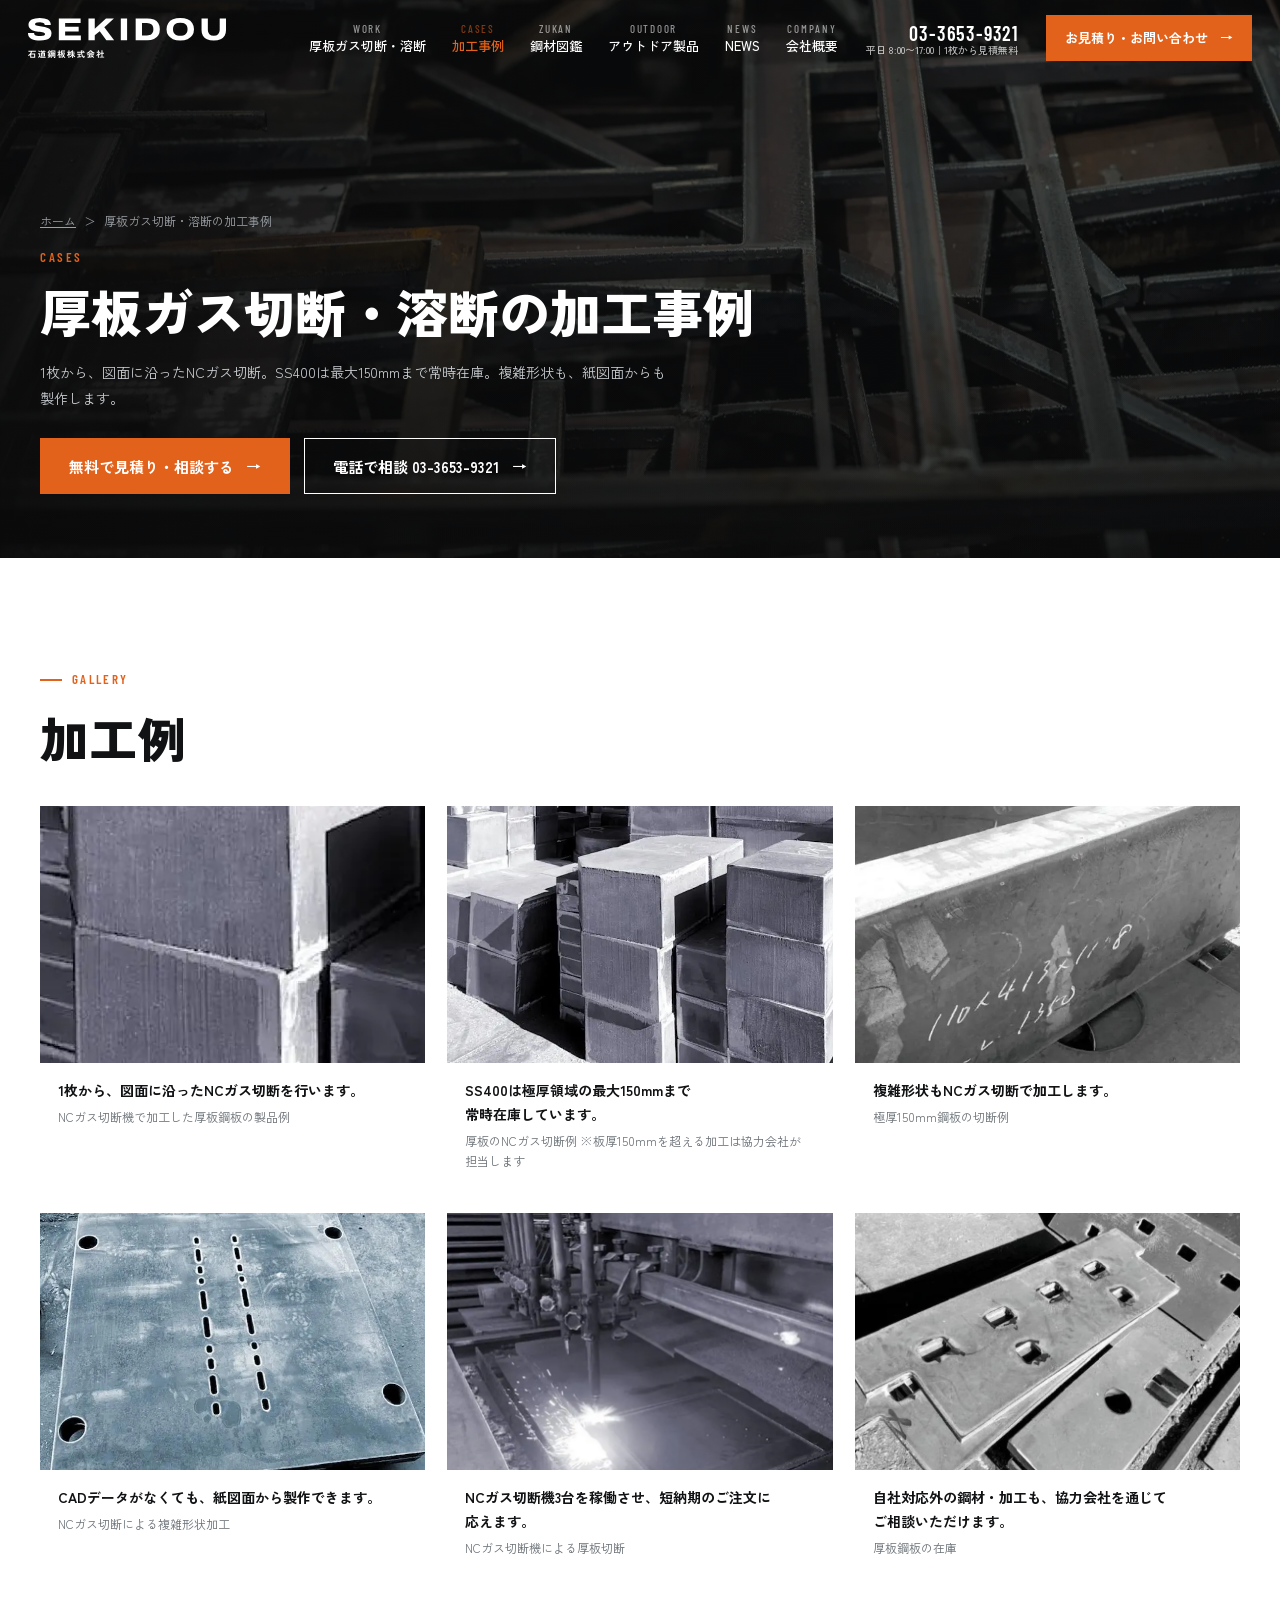
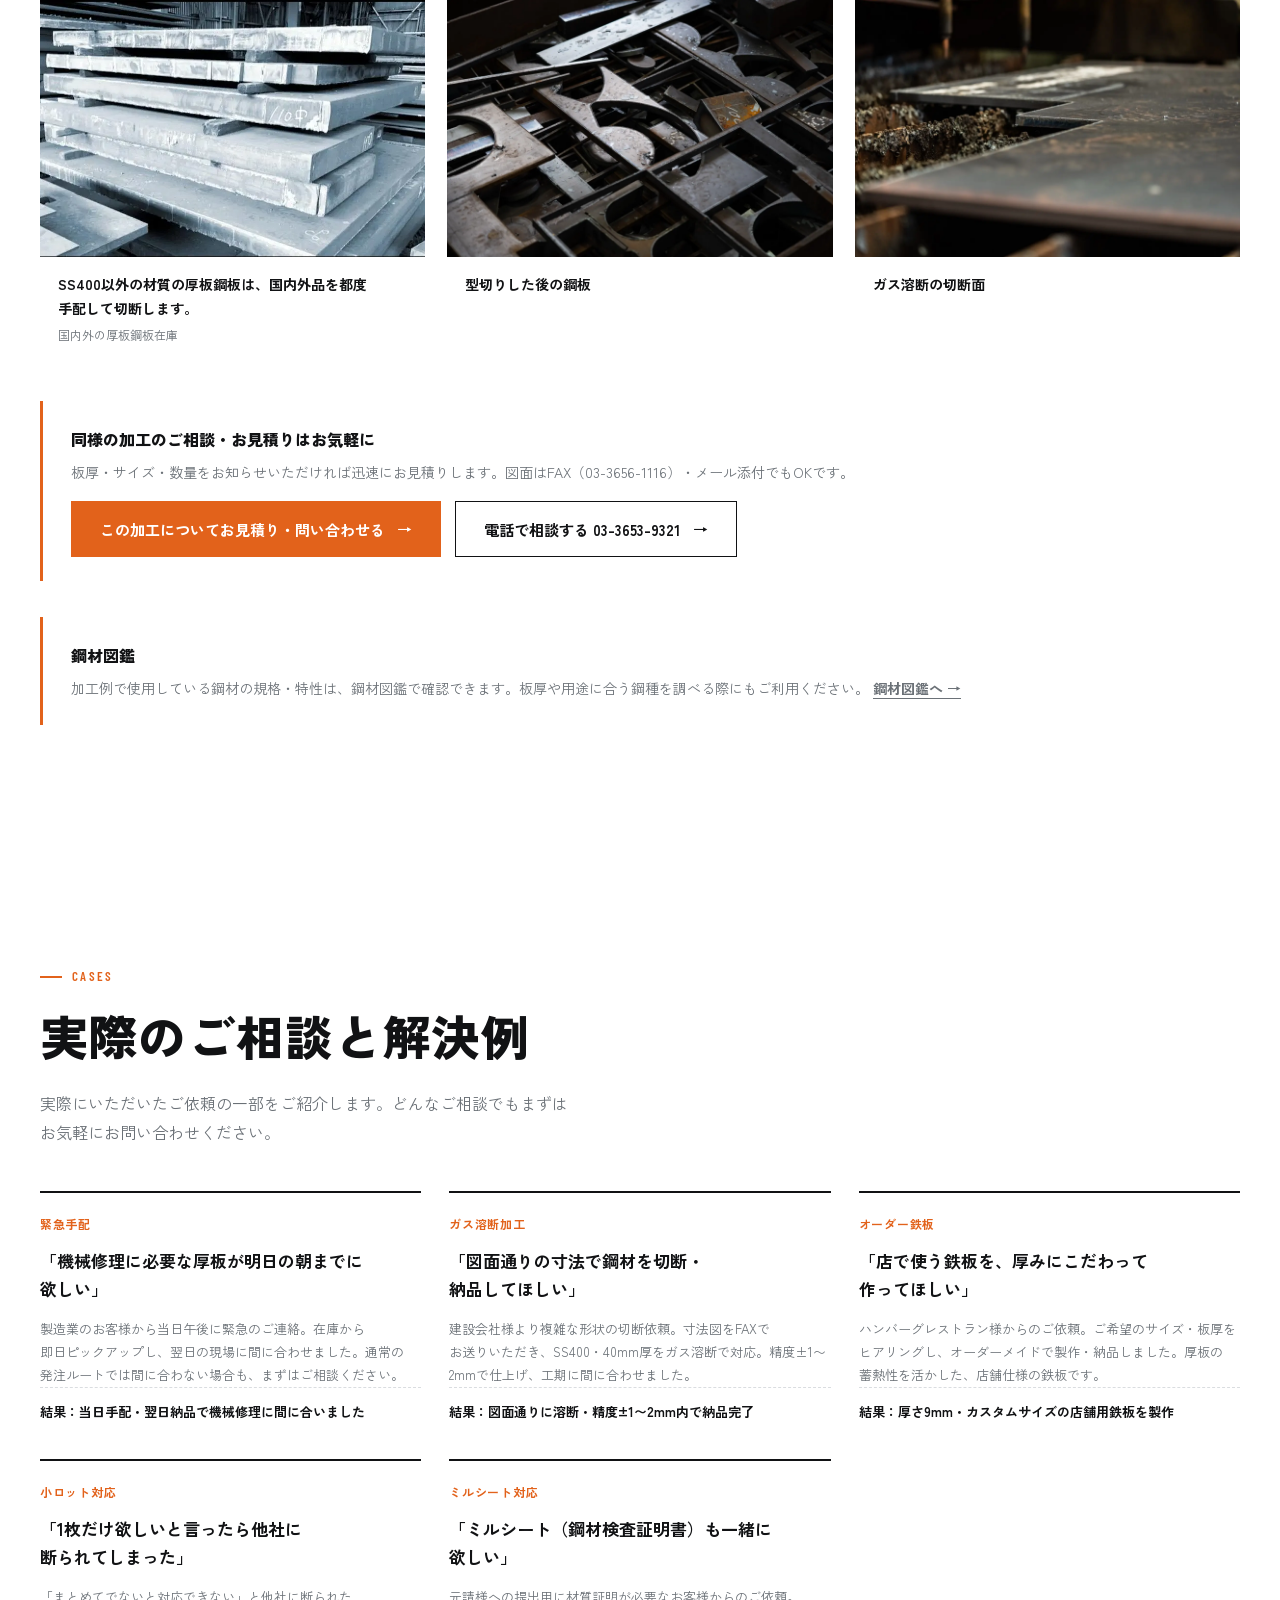
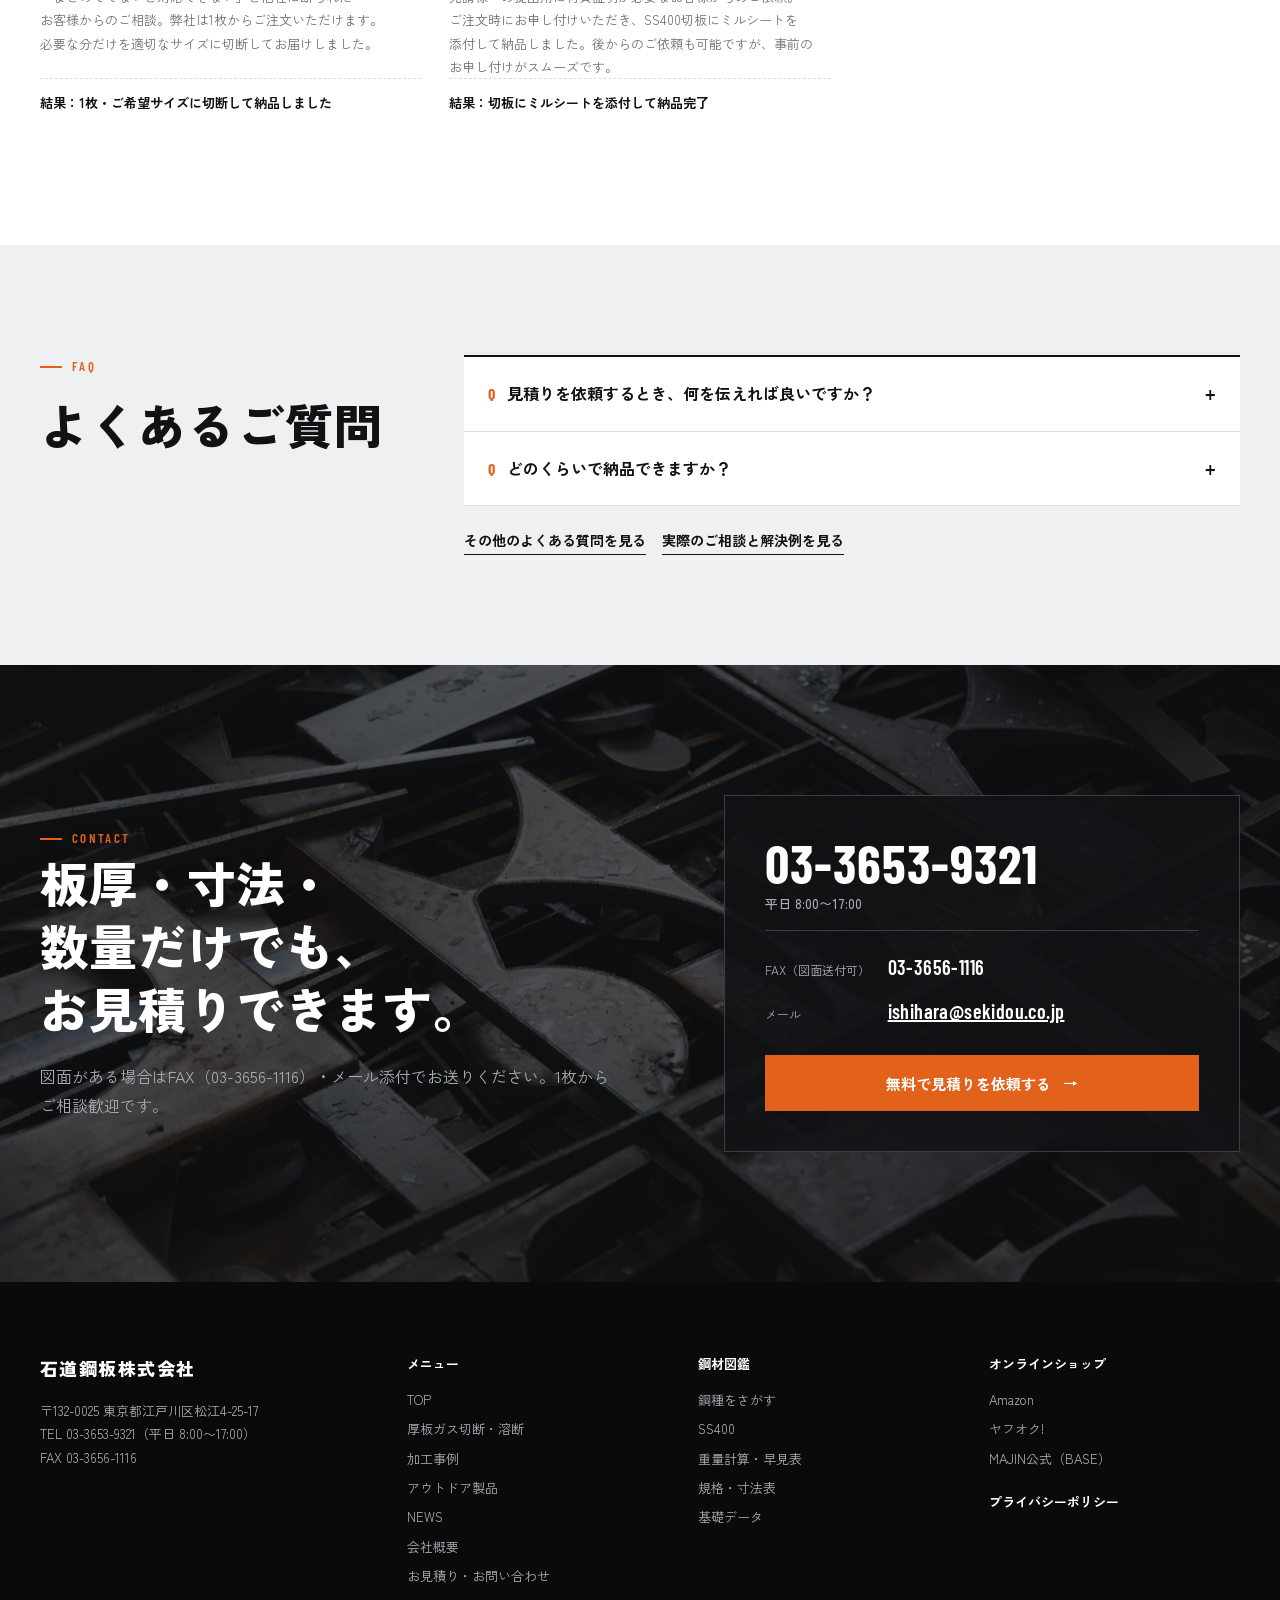
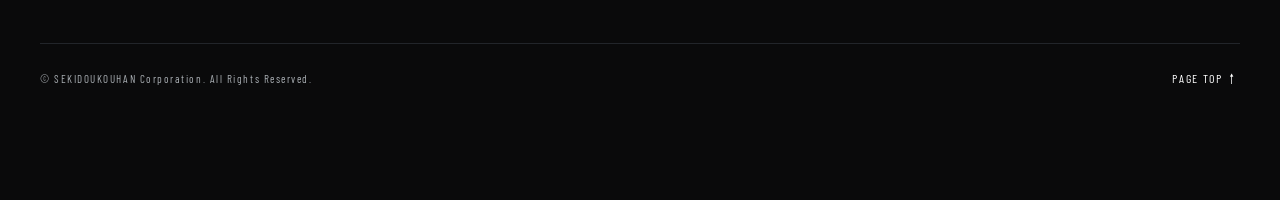
<file: renewal/cases.html>
<!doctype html>
<html lang="ja"><head><meta charset="utf-8"><meta name="viewport" content="width=device-width,initial-scale=1">
<title>厚板ガス切断・溶断の加工事例 - 石道鋼板株式会社</title><meta name="description" content="厚板ガス切断・溶断の加工事例。1枚から図面に沿ったNCガス切断、最大150mm、複雑形状、紙図面からの製作。"><meta name="robots" content="noindex">
<script>/* ▼ GA4 差し込み口：先方のGA4で測定ID（G-XXXXXXXXXX）が発行されたら、下の1か所に入れる */window.SKD_GA4_ID='';</script><script>(function(){var id=window.SKD_GA4_ID;if(!id)return;var s=document.createElement('script');s.async=true;s.src='https://www.googletagmanager.com/gtag/js?id='+id;document.head.appendChild(s);window.dataLayer=window.dataLayer||[];window.gtag=function(){dataLayer.push(arguments)};gtag('js',new Date());gtag('config',id);})();</script>
<link rel="preconnect" href="https://fonts.googleapis.com"><link rel="preconnect" href="https://fonts.gstatic.com" crossorigin>
<link href="https://fonts.googleapis.com/css2?family=Barlow+Condensed:wght@500;600;700&family=Zen+Kaku+Gothic+New:wght@400;500;700;900&display=swap" rel="stylesheet">
<link rel="stylesheet" href="site.css"><link rel="stylesheet" href="lower.css"></head><body>
<header class="hd" id="hd"><div class="hd__in">
<a class="logo" href="index.html" aria-label="石道鋼板株式会社"><img class="lg lg--w" src="assets/logo/logo_h_white.svg" alt="SEKIDOU 石道鋼板株式会社" width="198" height="40"><img class="lg lg--b" src="assets/logo/logo_h_black.svg" alt="石道鋼板株式会社" aria-hidden="true" width="198" height="40"></a>
<nav class="nav" aria-label="メインメニュー"><a href="work.html"><span>WORK</span>厚板ガス切断・溶断</a><a href="cases.html" aria-current=page style=color:var(--fire)><span>CASES</span>加工事例</a><a href="https://www.sekidou-kouhan.com/kouzai-zukan/"><span>ZUKAN</span>鋼材図鑑</a><a href="outdoor.html"><span>OUTDOOR</span>アウトドア製品</a><a href="news.html"><span>NEWS</span>NEWS</a><a href="company.html"><span>COMPANY</span>会社概要</a></nav>
<a class="hd__tel" href="tel:0336539321">03-3653-9321<small>平日 8:00〜17:00｜<wbr>1枚から<wbr>見積無料</small></a>
<a class="btn btn--fire" href="contact.html">お見積り・お問い合わせ</a>
<button class="menu" aria-label="メニュー"><i></i><i></i><i></i></button></div></header>
<main>
<section class="phero"><img src="assets/shapes2.webp" alt="ガス切断で切り出した鋼板"><div class="wrap">
<p class="crumb"><a href="index.html">ホーム</a><span>＞</span><span>厚板ガス切断・溶断の<wbr>加工事例</span></p>
<h1><span class="en">CASES</span>厚板ガス切断・溶断の<wbr>加工事例</h1><p class="phero__lead">1枚から、<wbr>図面に<wbr>沿った<wbr>NCガス切断。<wbr>SS400は<wbr>最大150mmまで<wbr>常時在庫。<wbr>複雑形状も、<wbr>紙図面からも<wbr>製作します。</p><div class="hero__cta"><a class="btn btn--fire" href="contact.html">無料で<wbr>見積り・相談する</a><a class="btn btn--line" href="tel:0336539321">電話で<wbr>相談 03-3653-9321</a></div>
</div></section>
<section class="sec"><div class="wrap"><p class="lab">Gallery</p><h2 class="h2">加工例</h2><div class="gal"><figure class="rv"><div class="im"><img src="assets/live/cs_005.webp" alt="NCガス切断機で加工した厚板鋼板の製品例" loading="lazy"></div><figcaption>1枚から、<wbr>図面に<wbr>沿った<wbr>NCガス切断を<wbr>行います。<small>NCガス切断機で<wbr>加工した<wbr>厚板鋼板の<wbr>製品例</small></figcaption></figure><figure class="rv"><div class="im"><img src="assets/live/cs_0001.webp" alt="厚板のNCガス切断例 ※板厚150mmを超える加工は協力会社が担当します" loading="lazy"></div><figcaption>SS400は<wbr>極厚領域の<wbr>最大150mmまで<wbr>常時在庫しています。<small>厚板の<wbr>NCガス切断<wbr>例 ※板厚150mmを<wbr>超える<wbr>加工は<wbr>協力会社が<wbr>担当します</small></figcaption></figure><figure class="rv"><div class="im"><img src="assets/live/cs_0002.webp" alt="極厚150mm鋼板の切断例" loading="lazy"></div><figcaption>複雑形状も<wbr>NCガス切断で<wbr>加工します。<small>極厚150mm鋼板の<wbr>切断例</small></figcaption></figure><figure class="rv"><div class="im"><img src="assets/live/cs_0003.webp" alt="NCガス切断による複雑形状加工" loading="lazy"></div><figcaption>CADデータが<wbr>なくても、<wbr>紙図面から<wbr>製作できます。<small>NCガス切断に<wbr>よる<wbr>複雑形状加工</small></figcaption></figure><figure class="rv"><div class="im"><img src="assets/live/cs_006.webp" alt="NCガス切断機による厚板切断" loading="lazy"></div><figcaption>NCガス切断機3台を<wbr>稼働させ、<wbr>短納期の<wbr>ご注文に<wbr>応えます。<small>NCガス切断機に<wbr>よる<wbr>厚板切断</small></figcaption></figure><figure class="rv"><div class="im"><img src="assets/live/cs_007.webp" alt="厚板鋼板の在庫" loading="lazy"></div><figcaption>自社対応外の<wbr>鋼材・加工も、<wbr>協力会社を<wbr>通じて<wbr>ご相談いただけます。<small>厚板鋼板の<wbr>在庫</small></figcaption></figure><figure class="rv"><div class="im"><img src="assets/live/cs_0006.webp" alt="国内外の厚板鋼板在庫" loading="lazy"></div><figcaption>SS400以外の<wbr>材質の<wbr>厚板鋼板は、<wbr>国内外品を<wbr>都度<wbr>手配して<wbr>切断します。<small>国内外の<wbr>厚板鋼板在庫</small></figcaption></figure><figure class="rv"><div class="im"><img src="assets/shapes.webp" alt="型切りした後の鋼板" loading="lazy"></div><figcaption>型切りした<wbr>後の<wbr>鋼板</figcaption></figure><figure class="rv"><div class="im"><img src="assets/edge.webp" alt="ガス溶断の切断面" loading="lazy"></div><figcaption>ガス溶断の<wbr>切断面</figcaption></figure></div>
<p class="small"><span class="chk">最後の<wbr>2枚は<wbr>9/30撮影の<wbr>追加候補。<wbr>現行の<wbr>白黒写真の<wbr>カラー原本の<wbr>有無と、<wbr>追加写真の<wbr>掲載可否を<wbr>確認</span></p>
<div class="box"><h4>同様の<wbr>加工の<wbr>ご相談・お見積りは<wbr>お気軽に</h4><p>板厚・サイズ・数量を<wbr>お知らせいただければ<wbr>迅速に<wbr>お見積りします。<wbr>図面は<wbr>FAX<wbr>（03-3656-1116）・メール添付でも<wbr>OKです。</p><div class="hero__cta" style="margin-top:16px"><a class="btn btn--fire" href="contact.html">この<wbr>加工に<wbr>ついて<wbr>お見積り・問い合わせる</a><a class="btn btn--line" href="tel:0336539321">電話で<wbr>相談する<wbr> 03-3653-9321</a></div></div>
<div class="box"><h4>鋼材図鑑</h4><p>加工例で<wbr>使用している<wbr>鋼材の<wbr>規格・<wbr>特性は、<wbr>鋼材図鑑で<wbr>確認できます。<wbr>板厚や<wbr>用途に<wbr>合う<wbr>鋼種を<wbr>調べる<wbr>際にも<wbr>ご利用ください。 <a class="lnk" href="https://www.sekidou-kouhan.com/kouzai-zukan/">鋼材図鑑へ →</a></p></div>
</div></section>
<section class="cases" id="cases"><div class="wrap"><p class="lab">Cases</p><h2 class="h2">実際の<wbr>ご相談と<wbr>解決例</h2><p class="lead">実際に<wbr>いただいた<wbr>ご依頼の<wbr>一部を<wbr>ご紹介します。<wbr>どんな<wbr>ご相談でも<wbr>まずは<wbr>お気軽に<wbr>お問い合わせ<wbr>ください。</p><div class="cases__row"><div class="cs"><span class="cs__tag">緊急手配</span><q>機械修理に<wbr>必要な<wbr>厚板が<wbr>明日の<wbr>朝までに<wbr>欲しい</q><p class="cs__body">製造業の<wbr>お客様から<wbr>当日午後に<wbr>緊急の<wbr>ご連絡。<wbr>在庫から<wbr>即日ピックアップし、<wbr>翌日の<wbr>現場に<wbr>間に<wbr>合わせました。<wbr>通常の<wbr>発注ルートでは<wbr>間に<wbr>合わない<wbr>場合も、<wbr>まずは<wbr>ご相談ください。</p><p>結果：<wbr>当日手配・翌日納品で<wbr>機械修理に<wbr>間に<wbr>合いました</p></div><div class="cs"><span class="cs__tag">ガス溶断加工</span><q>図面通りの<wbr>寸法で<wbr>鋼材を<wbr>切断・納品してほしい</q><p class="cs__body">建設会社様より<wbr>複雑な<wbr>形状の<wbr>切断依頼。<wbr>寸法図を<wbr>FAXで<wbr>お送りいただき、<wbr>SS400・40mm厚を<wbr>ガス溶断で<wbr>対応。<wbr>精度<wbr>±1〜2mmで<wbr>仕上げ、<wbr>工期に<wbr>間に<wbr>合わせました。</p><p>結果：図面通りに<wbr>溶断・精度<wbr>±1〜2mm内で<wbr>納品完了</p></div><div class="cs"><span class="cs__tag">オーダー鉄板</span><q>店で<wbr>使う<wbr>鉄板を、<wbr>厚みに<wbr>こだわって<wbr>作ってほしい</q><p class="cs__body">ハンバーグレストラン様からの<wbr>ご依頼。<wbr>ご希望の<wbr>サイズ・板厚を<wbr>ヒアリングし、<wbr>オーダーメイドで<wbr>製作・納品しました。<wbr>厚板の<wbr>蓄熱性を<wbr>活かした、<wbr>店舗仕様の<wbr>鉄板です。</p><p>結果：厚さ9mm・カスタムサイズの<wbr>店舗用鉄板を<wbr>製作</p></div><div class="cs"><span class="cs__tag">小ロット対応</span><q>1枚だけ欲しいと<wbr>言ったら<wbr>他社に<wbr>断られてしまった</q><p class="cs__body">「まとめてでないと<wbr>対応できない」と<wbr>他社に<wbr>断られた<wbr>お客様からの<wbr>ご相談。<wbr>弊社は<wbr>1枚から<wbr>ご注文いただけます。<wbr>必要な<wbr>分だけを<wbr>適切な<wbr>サイズに<wbr>切断してお届けしました。</p><p>結果：1枚・ご希望サイズに<wbr>切断して<wbr>納品しました</p></div><div class="cs"><span class="cs__tag">ミルシート対応</span><q>ミルシート<wbr>（鋼材検査証明書）も<wbr>一緒に<wbr>欲しい</q><p class="cs__body">元請様への<wbr>提出用に<wbr>材質証明が<wbr>必要な<wbr>お客様からの<wbr>ご依頼。<wbr>ご注文時に<wbr>お申し付けいただき、<wbr>SS400切板に<wbr>ミルシートを<wbr>添付して<wbr>納品しました。<wbr>後からの<wbr>ご依頼も<wbr>可能ですが、<wbr>事前の<wbr>お申し付けが<wbr>スムーズです。</p><p>結果：切板に<wbr>ミルシートを<wbr>添付して<wbr>納品完了</p></div></div></div></section>
<section class="faq" id="faq"><div class="wrap faq__grid"><div><p class="lab">FAQ</p><h2 class="h2">よく<wbr>ある<wbr>ご質問</h2></div><div class="faq__list"><details><summary>見積りを<wbr>依頼する<wbr>とき、<wbr>何を<wbr>伝えれば<wbr>良いですか？</summary><p>板厚・幅・長さ<wbr>（mm）・数量を<wbr>お伝えいただければ<wbr>スムーズです。<wbr>材質が<wbr>わからない<wbr>場合は<wbr>用途を<wbr>教えていただければ<wbr>ご提案します。<wbr>図面が<wbr>ある<wbr>場合は<wbr>FAX<wbr>（03-3656-1116）<wbr>または<wbr>メール添付で<wbr>お送りください。</p></details><details><summary>どの<wbr>くらいで<wbr>納品できますか？</summary><p>在庫品は、<wbr>平日12時までに<wbr>ご注文が<wbr>確定した<wbr>場合、<wbr>当日出荷が<wbr>可能です。<wbr>通常の<wbr>ガス切断品は、<wbr>ご注文後<wbr>1〜2営業日で<wbr>出荷します。<wbr>在庫状況・数量・加工内容・<wbr>配送条件に<wbr>より<wbr>異なりますので、<wbr>お急ぎの<wbr>場合は<wbr>事前に<wbr>ご相談ください。</p></details><a class="faq__more" href="contact.html#faq">その<wbr>他の<wbr>よく<wbr>ある<wbr>質問を<wbr>見る</a>　<a class="faq__more" href="work.html#cases">実際の<wbr>ご相談と<wbr>解決例を<wbr>見る</a></div></div></section>
<section class="ct on-dark" id="contact"><div class="ct__img"><img src="assets/shapes.webp" alt="ガス切断で切り出した鋼板" loading="lazy"></div><div class="wrap ct__in">
<div><p class="lab">Contact</p><p class="ct__copy">板厚・寸法・<wbr>数量だけでも、<wbr>お見積りできます。</p><p class="lead" style="margin-top:22px">図面が<wbr>ある<wbr>場合は<wbr>FAX<wbr>（03-3656-1116）・メール添付で<wbr>お送りください。<wbr>1枚から<wbr>ご相談歓迎です。</p></div>
<div class="ct__box"><a class="ct__tel" href="tel:0336539321">03-3653-9321<small>平日 8:00〜17:00</small></a><dl class="ct__alt"><dt>FAX<wbr>（図面送付可）</dt><dd>03-3656-1116</dd><dt>メール</dt><dd><a href="mailto:ishihara@sekidou.co.jp" style="text-decoration:underline">ishihara@sekidou.co.jp</a></dd></dl><a class="btn btn--fire" href="contact.html">無料で<wbr>見積りを<wbr>依頼する</a></div>
</div></section>
</main>
<footer class="ft"><div class="wrap"><div class="ft__grid">
<div><p class="ft__name"><b>石道鋼板株式会社</b></p><p style="margin-top:14px">〒132-0025 <wbr>東京都江戸川区松江4-25-17<br>TEL 03-3653-9321<wbr>（平日 8:00〜17:00）<br>FAX 03-3656-1116</p></div>
<div><h5>メニュー</h5><ul><li><a href="index.html">TOP</a></li><li><a href="work.html">厚板ガス切断・溶断</a></li><li><a href="cases.html">加工事例</a></li><li><a href="outdoor.html">アウトドア製品</a></li><li><a href="news.html">NEWS</a></li><li><a href="company.html">会社概要</a></li><li><a href="contact.html">お見積り・お問い合わせ</a></li></ul></div>
<div><h5>鋼材図鑑</h5><ul><li><a href="https://www.sekidou-kouhan.com/kouzai-zukan/">鋼種を<wbr>さがす</a></li><li><a href="https://www.sekidou-kouhan.com/kouzai-zukan/g/ss400.html">SS400</a></li><li><a href="https://www.sekidou-kouhan.com/kouzai-zukan/weight.html">重量計算・早見表</a></li><li><a href="https://www.sekidou-kouhan.com/kouzai-zukan/spec/index.html">規格・寸法表</a></li><li><a href="https://www.sekidou-kouhan.com/kouzai-zukan/basics/index.html">基礎データ</a></li></ul></div>
<div><h5>オンラインショップ</h5><ul><li><a href="https://www.amazon.co.jp/s?me=A3JCD0HANLLSSQ">Amazon</a></li><li><a href="https://auctions.yahoo.co.jp/seller/5gnYYQ7zcscy5JdfzumV6URcVAzmS">ヤフオク!</a></li><li><a href="https://sekidou.thebase.in/">MAJIN公式<wbr>（BASE）</a></li></ul><h5 style="margin-top:20px"><a href="https://www.sekidou-kouhan.com/privacy-policy/">プライバシーポリシー</a></h5></div>
</div><div class="ft__bot"><p class="ft__c">© SEKIDOUKOUHAN Corporation. All Rights Reserved.</p><a class="pagetop" href="#">PAGE TOP ↑</a></div></div></footer>
<nav class="spbar" aria-label="お問い合わせ"><a href="tel:0336539321">電話する</a><a href="contact.html">お見積り・お問い合わせ</a></nav>
<script>
(()=>{const q=new URLSearchParams(location.search);if(q.has('check'))document.body.classList.add('check');
const hd=document.getElementById('hd');document.querySelector('.menu').addEventListener('click',()=>document.body.classList.toggle('menu-open'));
const t=()=>hd.classList.toggle('is-solid',scrollY>innerHeight*.35);addEventListener('scroll',t,{passive:true});t();
const io=new IntersectionObserver(es=>es.forEach(e=>{if(e.isIntersecting){e.target.classList.add('is-in');io.unobserve(e.target)}}));document.querySelectorAll('.rv').forEach(el=>q.has('static')?el.classList.add('is-in'):io.observe(el));
document.querySelectorAll('[data-copy]').forEach(b=>b.addEventListener('click',()=>{navigator.clipboard&&navigator.clipboard.writeText(b.dataset.copy);b.textContent='コピーしました'}));
const w=document.getElementById('wiz');if(w){const step=n=>{w.dataset.step=n;w.querySelectorAll('[data-s]').forEach(x=>x.hidden=x.dataset.s!=n);w.querySelectorAll('.wiz__steps li').forEach((li,i)=>li.classList.toggle('on',i+1==n));
 const ty=(w.querySelector('input[name=type]:checked')||{}).value||'steel';w.querySelectorAll('[data-for]').forEach(x=>x.hidden=!x.dataset.for.split(' ').includes(ty))};
 w.querySelectorAll('[data-go]').forEach(b=>b.addEventListener('click',e=>{e.preventDefault();step(b.dataset.go)}));step(1)}
})();
</script>
</body></html>
</file>
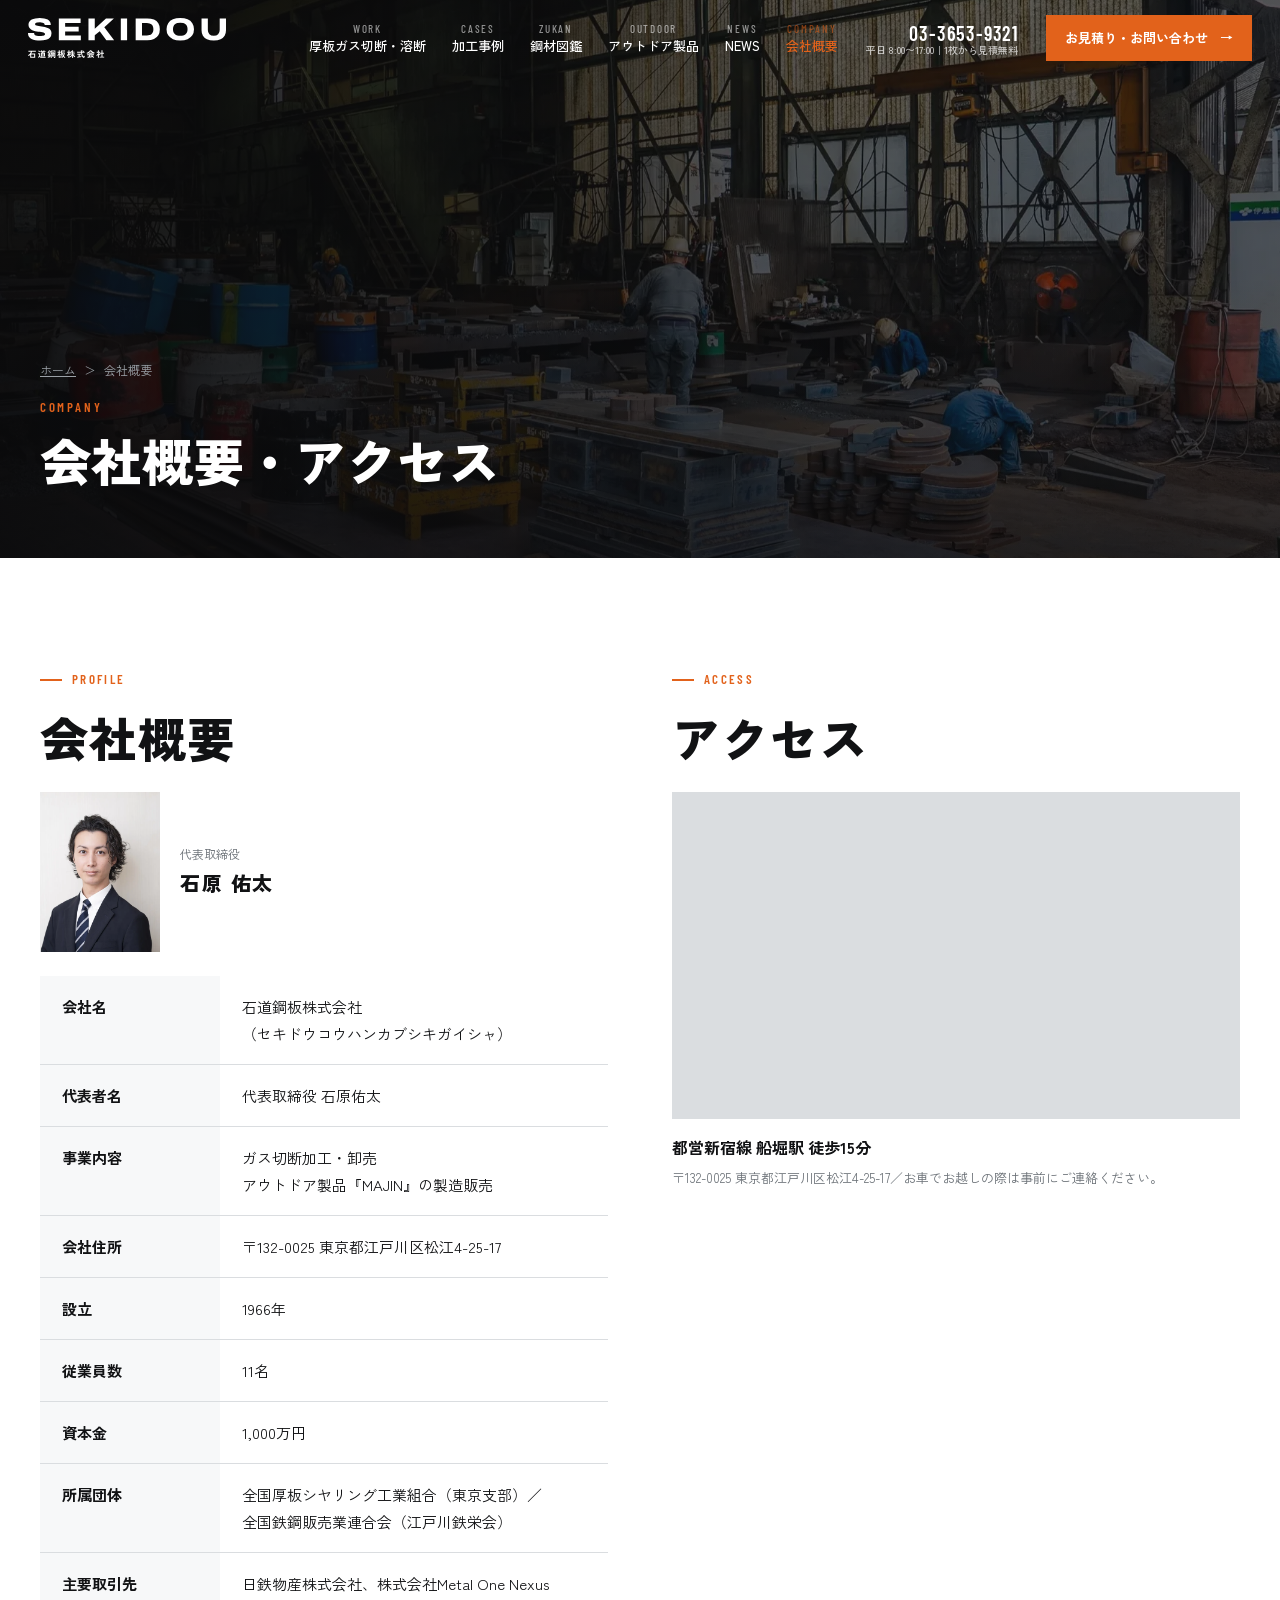
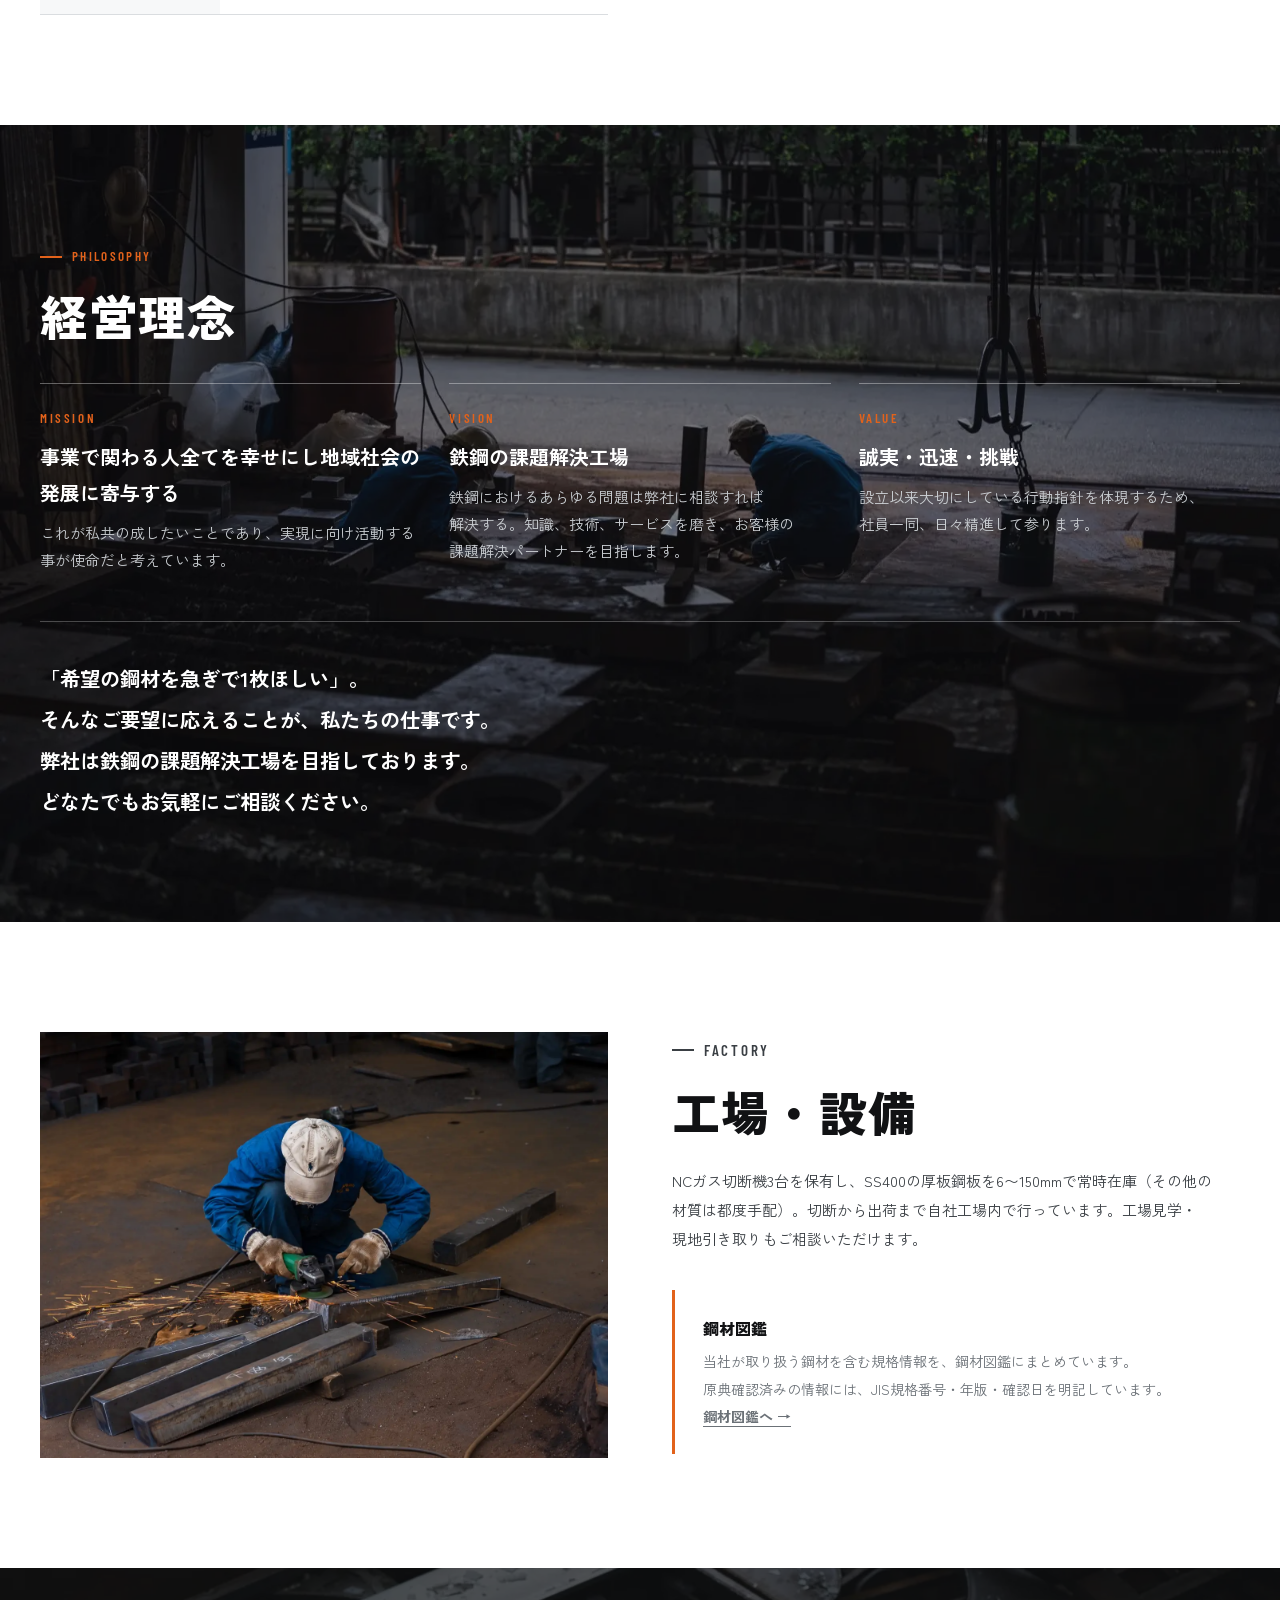
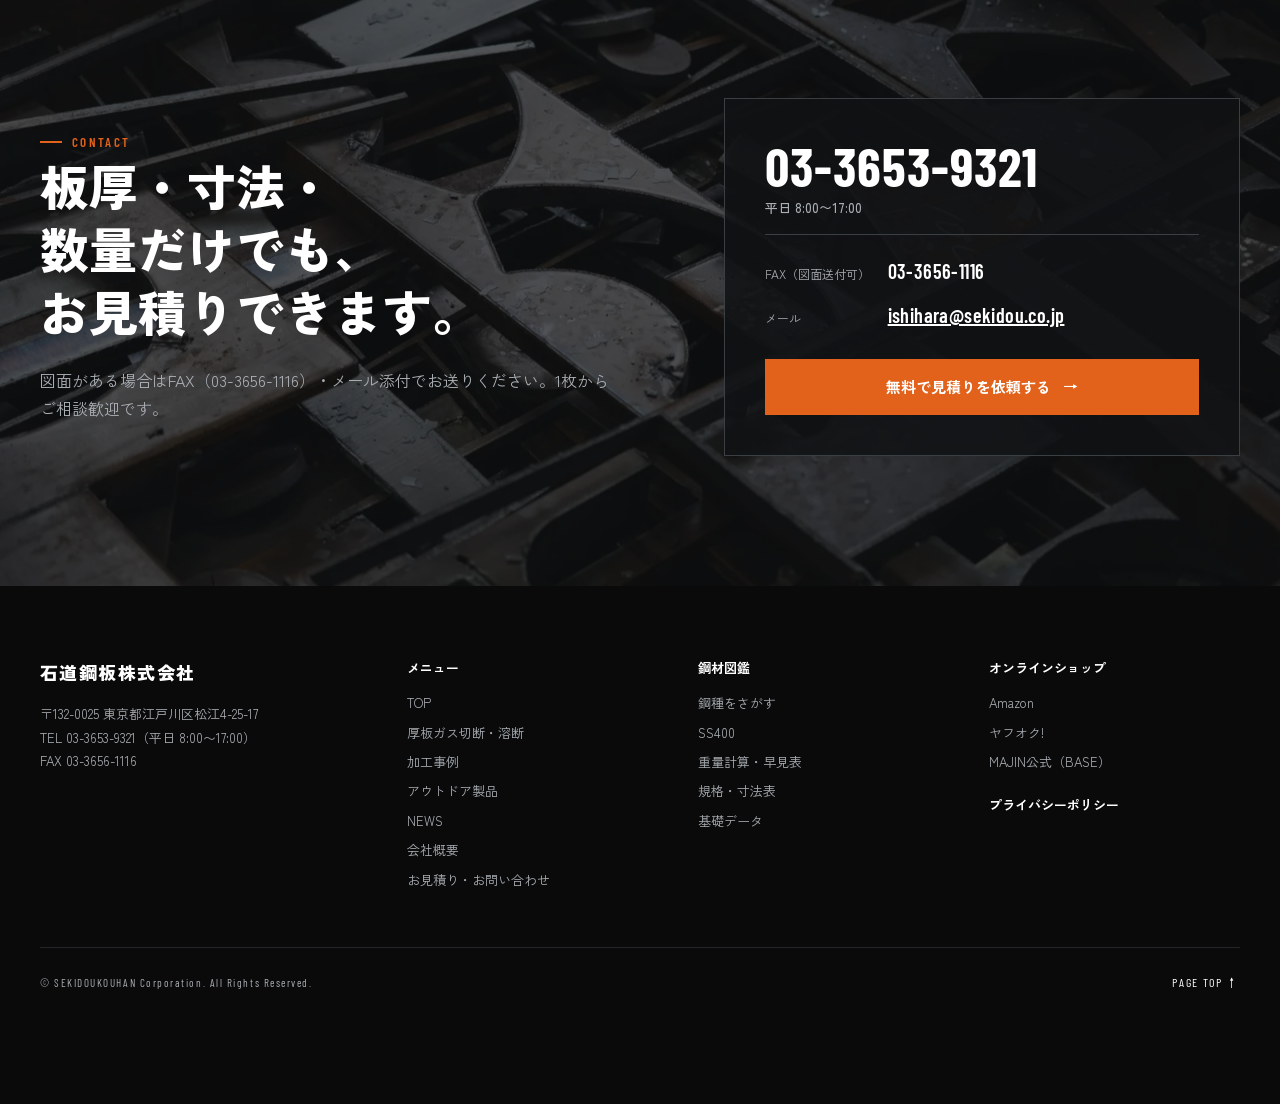
<file: renewal/company.html>
<!doctype html>
<html lang="ja"><head><meta charset="utf-8"><meta name="viewport" content="width=device-width,initial-scale=1">
<title>会社概要・アクセス｜石道鋼板株式会社（東京都江戸川区）</title><meta name="description" content="石道鋼板株式会社の会社概要・アクセス・経営理念。1966年設立、東京都江戸川区の厚板鋼板ガス切断加工・卸売。"><meta name="robots" content="noindex">
<script>/* ▼ GA4 差し込み口：先方のGA4で測定ID（G-XXXXXXXXXX）が発行されたら、下の1か所に入れる */window.SKD_GA4_ID='';</script><script>(function(){var id=window.SKD_GA4_ID;if(!id)return;var s=document.createElement('script');s.async=true;s.src='https://www.googletagmanager.com/gtag/js?id='+id;document.head.appendChild(s);window.dataLayer=window.dataLayer||[];window.gtag=function(){dataLayer.push(arguments)};gtag('js',new Date());gtag('config',id);})();</script>
<link rel="preconnect" href="https://fonts.googleapis.com"><link rel="preconnect" href="https://fonts.gstatic.com" crossorigin>
<link href="https://fonts.googleapis.com/css2?family=Barlow+Condensed:wght@500;600;700&family=Zen+Kaku+Gothic+New:wght@400;500;700;900&display=swap" rel="stylesheet">
<link rel="stylesheet" href="site.css"><link rel="stylesheet" href="lower.css"></head><body>
<header class="hd" id="hd"><div class="hd__in">
<a class="logo" href="index.html" aria-label="石道鋼板株式会社"><img class="lg lg--w" src="assets/logo/logo_h_white.svg" alt="SEKIDOU 石道鋼板株式会社" width="198" height="40"><img class="lg lg--b" src="assets/logo/logo_h_black.svg" alt="石道鋼板株式会社" aria-hidden="true" width="198" height="40"></a>
<nav class="nav" aria-label="メインメニュー"><a href="work.html"><span>WORK</span>厚板ガス切断・溶断</a><a href="cases.html"><span>CASES</span>加工事例</a><a href="https://www.sekidou-kouhan.com/kouzai-zukan/"><span>ZUKAN</span>鋼材図鑑</a><a href="outdoor.html"><span>OUTDOOR</span>アウトドア製品</a><a href="news.html"><span>NEWS</span>NEWS</a><a href="company.html" aria-current=page style=color:var(--fire)><span>COMPANY</span>会社概要</a></nav>
<a class="hd__tel" href="tel:0336539321">03-3653-9321<small>平日 8:00〜17:00｜<wbr>1枚から<wbr>見積無料</small></a>
<a class="btn btn--fire" href="contact.html">お見積り・お問い合わせ</a>
<button class="menu" aria-label="メニュー"><i></i><i></i><i></i></button></div></header>
<main>
<section class="phero"><img src="assets/factory_v2.webp" alt="石道鋼板の工場内"><div class="wrap">
<p class="crumb"><a href="index.html">ホーム</a><span>＞</span><span>会社概要</span></p>
<h1><span class="en">COMPANY</span>会社概要・アクセス</h1>
</div></section>
<section class="sec"><div class="wrap two" style="align-items:start">
<div><p class="lab">Profile</p><h2 class="h2">会社概要</h2><div class="rep"><figure><img src="assets/rep.webp" alt="代表取締役 石原佑太" loading="lazy"></figure><p><small>代表取締役</small><b>石原 佑太</b></p></div><table class="tbl">
<tr><th>会社名</th><td>石道鋼板株式会社<wbr>（セキドウコウハンカブシキガイシャ）</td></tr><tr><th>代表者名</th><td>代表取締役 石原佑太</td></tr>
<tr><th>事業内容</th><td>ガス切断加工・卸売<br>アウトドア製品<wbr>『MAJIN』の<wbr>製造販売</td></tr><tr><th>会社住所</th><td>〒132-0025 <wbr>東京都江戸川区松江4-25-17</td></tr>
<tr><th>設立</th><td>1966年</td></tr><tr><th>従業員数</th><td>11名</td></tr><tr><th>資本金</th><td>1,000万円</td></tr>
<tr><th>所属団体</th><td>全国厚板シヤリング工業組合（東京支部）<wbr>／全国鉄鋼販売業連合会<wbr>（江戸川鉄栄会）</td></tr>
<tr><th>主要取引先</th><td>日鉄物産株式会社、<wbr>株式会社Metal One Nexus</td></tr></table></div>
<div><p class="lab">Access</p><h2 class="h2">アクセス</h2><div class="mapf"><iframe loading="lazy" title="石道鋼板の地図" src="https://www.google.com/maps?q=35.6899902,139.8712463&z=16&output=embed"></iframe></div>
<p style="margin-top:14px;font-weight:700">都営新宿線 船堀駅 徒歩15分</p><p class="small" style="margin-top:4px">〒132-0025 <wbr>東京都江戸川区松江4-25-17／お車で<wbr>お越しの<wbr>際は<wbr>事前に<wbr>ご連絡ください。</p></div>
</div></section>
<section class="co on-dark"><div class="co__img"><img src="assets/yard.webp" alt="鋼材置き場" loading="lazy"></div><div class="wrap co__in" style="padding:120px 0 100px">
<p class="lab">Philosophy</p><h2 class="h2">経営理念</h2>
<div class="mvv" style="margin-bottom:0">
<div><b>MISSION</b><p style="font-size:20px">事業で<wbr>関わる<wbr>人全てを<wbr>幸せに<wbr>し地域社会の<wbr>発展に<wbr>寄与する</p><p class="small" style="color:#C9CDD1;font-weight:400">これが<wbr>私共の<wbr>成したい<wbr>ことであり、<wbr>実現に<wbr>向け活動する<wbr>事が<wbr>使命だと<wbr>考えています。</p></div>
<div><b>VISION</b><p style="font-size:20px">鉄鋼の<wbr>課題解決工場</p><p class="small" style="color:#C9CDD1;font-weight:400">鉄鋼に<wbr>おける<wbr>あらゆる<wbr>問題は<wbr>弊社に<wbr>相談すれば<wbr>解決する。<wbr>知識、<wbr>技術、<wbr>サービスを<wbr>磨き、<wbr>お客様の<wbr>課題解決パートナーを<wbr>目指します。</p></div>
<div><b>VALUE</b><p style="font-size:20px">誠実・迅速・挑戦</p><p class="small" style="color:#C9CDD1;font-weight:400">設立以来<wbr>大切に<wbr>している<wbr>行動指針を<wbr>体現する<wbr>ため、<wbr>社員一同、<wbr>日々<wbr>精進して<wbr>参ります。</p></div>
</div><p class="co__msg">「希望の<wbr>鋼材を<wbr>急ぎで<wbr>1枚ほしい」。<br>そんな<wbr>ご要望に<wbr>応えることが、<wbr>私たちの<wbr>仕事です。<br>弊社は<wbr>鉄鋼の<wbr>課題解決工場を<wbr>目指して<wbr>おります。<br>どなたでも<wbr>お気軽に<wbr>ご相談ください。</p></div></section>
<section class="sec"><div class="wrap two">
<div class="ph"><img src="assets/worker.webp" alt="石道鋼板の工場と切断設備" loading="lazy"></div>
<div class="txt"><p class="lab">Factory</p><h2 class="h2">工場・設備</h2><p>NCガス切断機3台を<wbr>保有し、<wbr>SS400の<wbr>厚板鋼板を<wbr>6〜150mmで<wbr>常時在庫（その<wbr>他の<wbr>材質は<wbr>都度手配）。<wbr>切断から<wbr>出荷まで<wbr>自社工場内で<wbr>行っています。<wbr>工場見学・現地引き取りも<wbr>ご相談いただけます。</p>
<div class="box"><h4>鋼材図鑑</h4><p>当社が<wbr>取り扱う<wbr>鋼材を<wbr>含む<wbr>規格情報を、<wbr>鋼材図鑑に<wbr>まとめています。<wbr>原典確認済みの<wbr>情報には、<wbr>JIS規格番号・年版・確認日を<wbr>明記しています。 <a class="lnk" href="https://www.sekidou-kouhan.com/kouzai-zukan/">鋼材図鑑へ →</a></p></div></div></div></section>
<section class="ct on-dark" id="contact"><div class="ct__img"><img src="assets/shapes.webp" alt="ガス切断で切り出した鋼板" loading="lazy"></div><div class="wrap ct__in">
<div><p class="lab">Contact</p><p class="ct__copy">板厚・寸法・<wbr>数量だけでも、<wbr>お見積りできます。</p><p class="lead" style="margin-top:22px">図面が<wbr>ある<wbr>場合は<wbr>FAX<wbr>（03-3656-1116）・メール添付で<wbr>お送りください。<wbr>1枚から<wbr>ご相談歓迎です。</p></div>
<div class="ct__box"><a class="ct__tel" href="tel:0336539321">03-3653-9321<small>平日 8:00〜17:00</small></a><dl class="ct__alt"><dt>FAX<wbr>（図面送付可）</dt><dd>03-3656-1116</dd><dt>メール</dt><dd><a href="mailto:ishihara@sekidou.co.jp" style="text-decoration:underline">ishihara@sekidou.co.jp</a></dd></dl><a class="btn btn--fire" href="contact.html">無料で<wbr>見積りを<wbr>依頼する</a></div>
</div></section>
</main>
<footer class="ft"><div class="wrap"><div class="ft__grid">
<div><p class="ft__name"><b>石道鋼板株式会社</b></p><p style="margin-top:14px">〒132-0025 <wbr>東京都江戸川区松江4-25-17<br>TEL 03-3653-9321<wbr>（平日 8:00〜17:00）<br>FAX 03-3656-1116</p></div>
<div><h5>メニュー</h5><ul><li><a href="index.html">TOP</a></li><li><a href="work.html">厚板ガス切断・溶断</a></li><li><a href="cases.html">加工事例</a></li><li><a href="outdoor.html">アウトドア製品</a></li><li><a href="news.html">NEWS</a></li><li><a href="company.html">会社概要</a></li><li><a href="contact.html">お見積り・お問い合わせ</a></li></ul></div>
<div><h5>鋼材図鑑</h5><ul><li><a href="https://www.sekidou-kouhan.com/kouzai-zukan/">鋼種を<wbr>さがす</a></li><li><a href="https://www.sekidou-kouhan.com/kouzai-zukan/g/ss400.html">SS400</a></li><li><a href="https://www.sekidou-kouhan.com/kouzai-zukan/weight.html">重量計算・早見表</a></li><li><a href="https://www.sekidou-kouhan.com/kouzai-zukan/spec/index.html">規格・寸法表</a></li><li><a href="https://www.sekidou-kouhan.com/kouzai-zukan/basics/index.html">基礎データ</a></li></ul></div>
<div><h5>オンラインショップ</h5><ul><li><a href="https://www.amazon.co.jp/s?me=A3JCD0HANLLSSQ">Amazon</a></li><li><a href="https://auctions.yahoo.co.jp/seller/5gnYYQ7zcscy5JdfzumV6URcVAzmS">ヤフオク!</a></li><li><a href="https://sekidou.thebase.in/">MAJIN公式<wbr>（BASE）</a></li></ul><h5 style="margin-top:20px"><a href="https://www.sekidou-kouhan.com/privacy-policy/">プライバシーポリシー</a></h5></div>
</div><div class="ft__bot"><p class="ft__c">© SEKIDOUKOUHAN Corporation. All Rights Reserved.</p><a class="pagetop" href="#">PAGE TOP ↑</a></div></div></footer>
<nav class="spbar" aria-label="お問い合わせ"><a href="tel:0336539321">電話する</a><a href="contact.html">お見積り・お問い合わせ</a></nav>
<script>
(()=>{const q=new URLSearchParams(location.search);if(q.has('check'))document.body.classList.add('check');
const hd=document.getElementById('hd');document.querySelector('.menu').addEventListener('click',()=>document.body.classList.toggle('menu-open'));
const t=()=>hd.classList.toggle('is-solid',scrollY>innerHeight*.35);addEventListener('scroll',t,{passive:true});t();
const io=new IntersectionObserver(es=>es.forEach(e=>{if(e.isIntersecting){e.target.classList.add('is-in');io.unobserve(e.target)}}));document.querySelectorAll('.rv').forEach(el=>q.has('static')?el.classList.add('is-in'):io.observe(el));
document.querySelectorAll('[data-copy]').forEach(b=>b.addEventListener('click',()=>{navigator.clipboard&&navigator.clipboard.writeText(b.dataset.copy);b.textContent='コピーしました'}));
const w=document.getElementById('wiz');if(w){const step=n=>{w.dataset.step=n;w.querySelectorAll('[data-s]').forEach(x=>x.hidden=x.dataset.s!=n);w.querySelectorAll('.wiz__steps li').forEach((li,i)=>li.classList.toggle('on',i+1==n));
 const ty=(w.querySelector('input[name=type]:checked')||{}).value||'steel';w.querySelectorAll('[data-for]').forEach(x=>x.hidden=!x.dataset.for.split(' ').includes(ty))};
 w.querySelectorAll('[data-go]').forEach(b=>b.addEventListener('click',e=>{e.preventDefault();step(b.dataset.go)}));step(1)}
})();
</script>
</body></html>
</file>
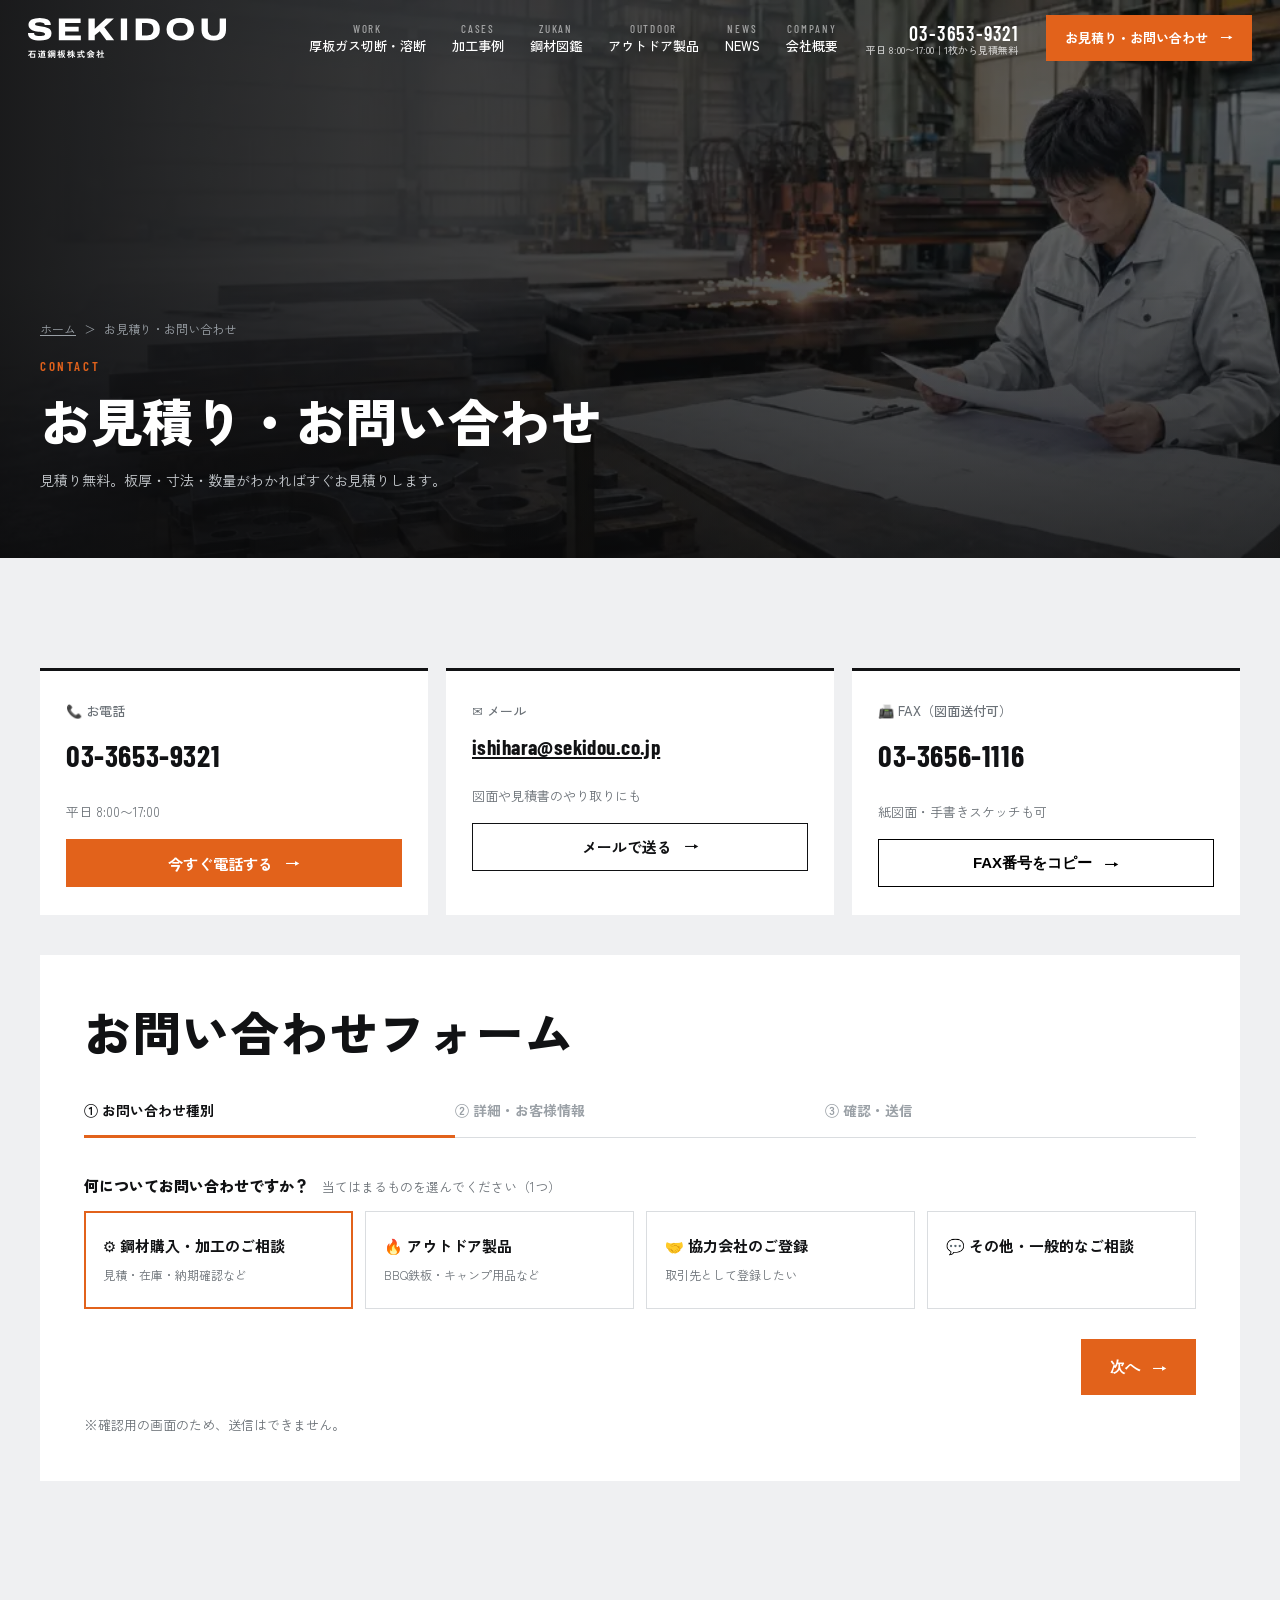
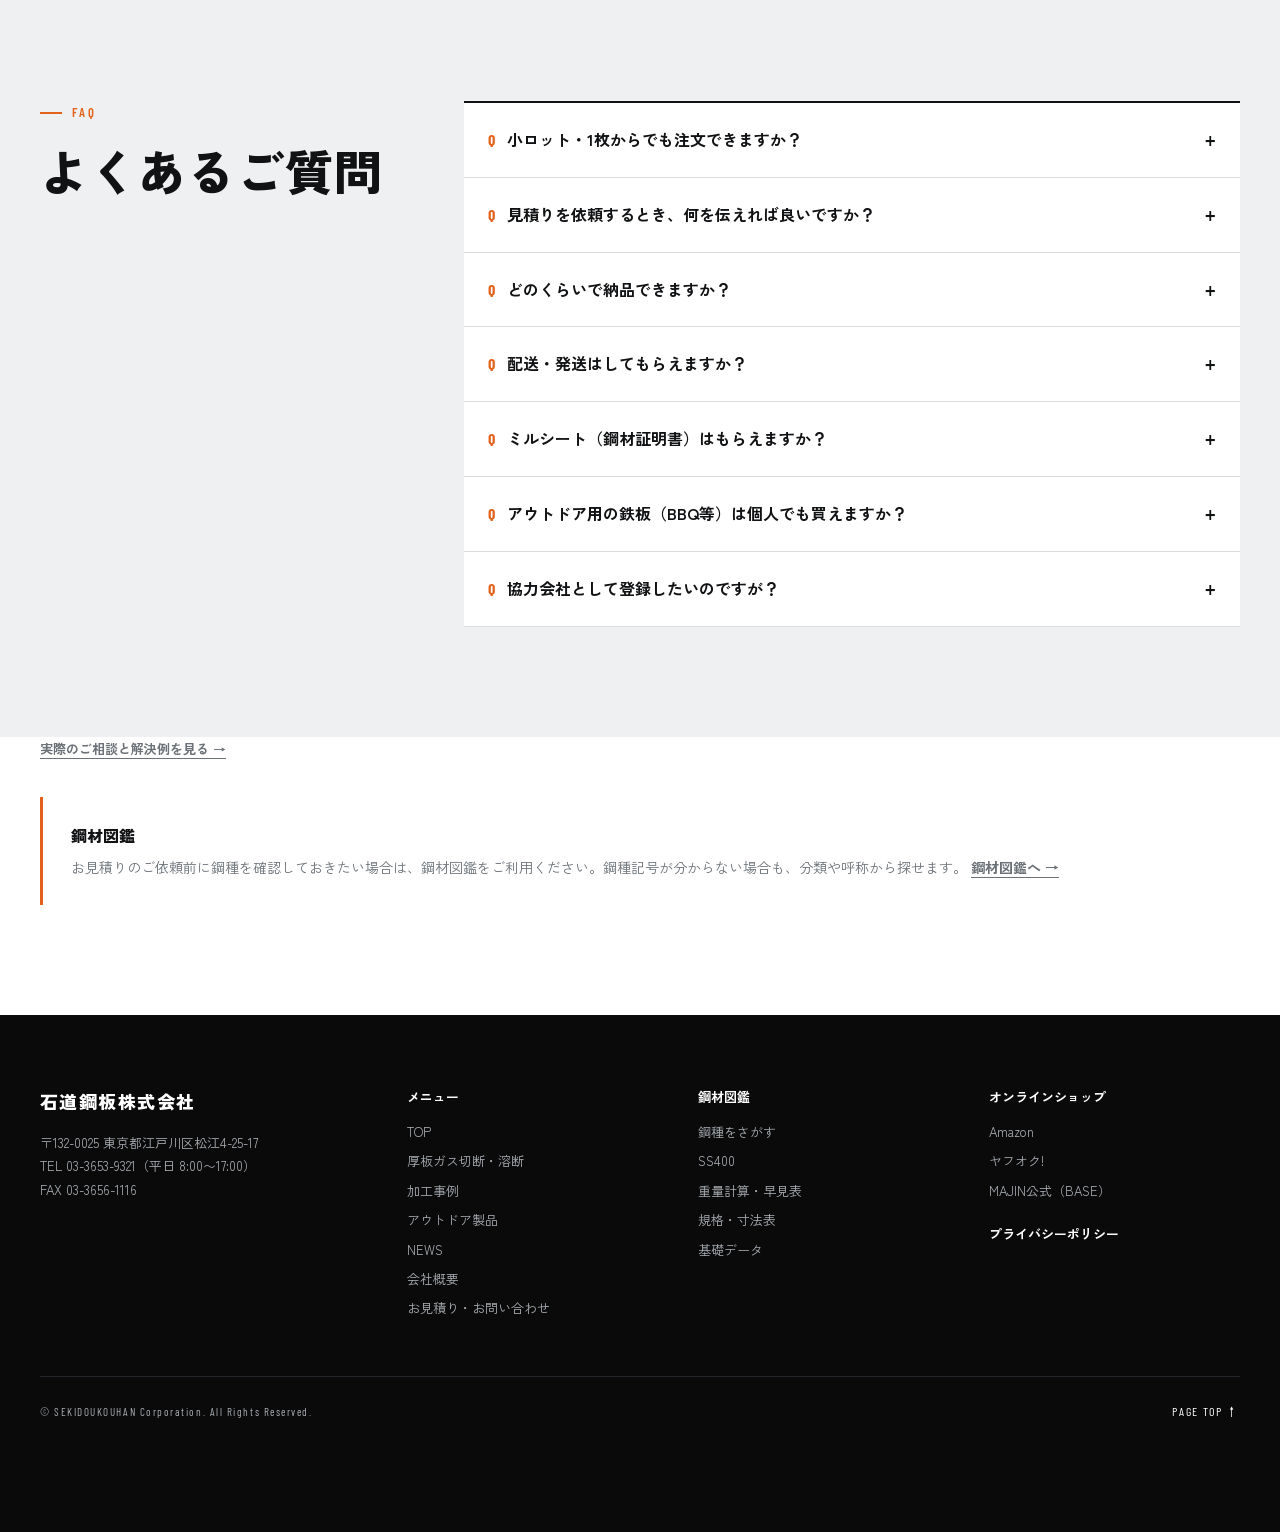
<file: renewal/contact.html>
<!doctype html>
<html lang="ja"><head><meta charset="utf-8"><meta name="viewport" content="width=device-width,initial-scale=1">
<title>お見積り・お問い合わせ - 石道鋼板株式会社</title><meta name="description" content="見積り無料。板厚・寸法・数量がわかればすぐお見積りします。電話・メール・FAX・フォーム。"><meta name="robots" content="noindex">
<script>/* ▼ GA4 差し込み口：先方のGA4で測定ID（G-XXXXXXXXXX）が発行されたら、下の1か所に入れる */window.SKD_GA4_ID='';</script><script>(function(){var id=window.SKD_GA4_ID;if(!id)return;var s=document.createElement('script');s.async=true;s.src='https://www.googletagmanager.com/gtag/js?id='+id;document.head.appendChild(s);window.dataLayer=window.dataLayer||[];window.gtag=function(){dataLayer.push(arguments)};gtag('js',new Date());gtag('config',id);})();</script>
<link rel="preconnect" href="https://fonts.googleapis.com"><link rel="preconnect" href="https://fonts.gstatic.com" crossorigin>
<link href="https://fonts.googleapis.com/css2?family=Barlow+Condensed:wght@500;600;700&family=Zen+Kaku+Gothic+New:wght@400;500;700;900&display=swap" rel="stylesheet">
<link rel="stylesheet" href="site.css"><link rel="stylesheet" href="lower.css"></head><body>
<header class="hd" id="hd"><div class="hd__in">
<a class="logo" href="index.html" aria-label="石道鋼板株式会社"><img class="lg lg--w" src="assets/logo/logo_h_white.svg" alt="SEKIDOU 石道鋼板株式会社" width="198" height="40"><img class="lg lg--b" src="assets/logo/logo_h_black.svg" alt="石道鋼板株式会社" aria-hidden="true" width="198" height="40"></a>
<nav class="nav" aria-label="メインメニュー"><a href="work.html"><span>WORK</span>厚板ガス切断・溶断</a><a href="cases.html"><span>CASES</span>加工事例</a><a href="https://www.sekidou-kouhan.com/kouzai-zukan/"><span>ZUKAN</span>鋼材図鑑</a><a href="outdoor.html"><span>OUTDOOR</span>アウトドア製品</a><a href="news.html"><span>NEWS</span>NEWS</a><a href="company.html"><span>COMPANY</span>会社概要</a></nav>
<a class="hd__tel" href="tel:0336539321">03-3653-9321<small>平日 8:00〜17:00｜<wbr>1枚から<wbr>見積無料</small></a>
<a class="btn btn--fire" href="contact.html">お見積り・お問い合わせ</a>
<button class="menu" aria-label="メニュー"><i></i><i></i><i></i></button></div></header>
<main>
<section class="phero"><img src="assets/live/ct_contact.webp" alt="お問い合わせ"><div class="wrap">
<p class="crumb"><a href="index.html">ホーム</a><span>＞</span><span>お見積り・お問い合わせ</span></p>
<h1><span class="en">CONTACT</span>お見積り・お問い合わせ</h1><p class="phero__lead">見積り無料。<wbr>板厚・寸法・<wbr>数量が<wbr>わかれば<wbr>すぐ<wbr>お見積りします。</p>
</div></section>
<section class="sec sec--mist"><div class="wrap">
<div class="how">
<div><b>📞 お電話</b><span class="big">03-3653-9321</span><span class="small">平日 8:00〜17:00</span><a class="btn btn--fire" style="margin-top:14px" href="tel:0336539321">今すぐ<wbr>電話する</a></div>
<div><b>✉ メール</b><a class="big sm" href="mailto:ishihara@sekidou.co.jp" style="text-decoration:underline">ishihara@sekidou.co.jp</a><span class="small">図面や<wbr>見積書の<wbr>やり取りにも</span><a class="btn btn--line" style="margin-top:14px" href="mailto:ishihara@sekidou.co.jp">メールで<wbr>送る</a></div>
<div><b>📠 FAX<wbr>（図面送付可）</b><span class="big">03-3656-1116</span><span class="small">紙図面・手書きスケッチも可</span><button class="btn btn--line" style="margin-top:14px;background:none;cursor:pointer" data-copy="03-3656-1116">FAX番号を<wbr>コピー</button></div>
</div>
<form class="wiz" id="wiz" onsubmit="return false"><h2 class="h2" style="margin-top:0">お問い合わせフォーム</h2>
<ol class="wiz__steps"><li>① お問い合わせ種別</li><li>② 詳細・<wbr>お客様情報</li><li>③ 確認・送信</li></ol>
<div data-s="1"><p class="fsub" style="margin-top:0">何に<wbr>ついて<wbr>お問い合わせですか？<span class="small" style="font-weight:400">　当ては<wbr>まる<wbr>ものを<wbr>選んでください<wbr>（1つ）</span></p>
<div class="types">
<label><input type="radio" name="type" value="steel" checked><b>⚙️ 鋼材購入・加工の<wbr>ご相談</b><span>見積・在庫・納期確認など</span></label>
<label><input type="radio" name="type" value="outdoor"><b>🔥 アウトドア製品</b><span>BBQ鉄板・キャンプ用品など</span></label>
<label><input type="radio" name="type" value="partner"><b>🤝 協力会社の<wbr>ご登録</b><span>取引先と<wbr>して<wbr>登録したい</span></label>
<label><input type="radio" name="type" value="other"><b>💬 その<wbr>他・<wbr>一般的な<wbr>ご相談</b><span>&nbsp;</span></label></div>
<div class="wiz__nav"><span></span><button class="btn btn--fire" data-go="2">次へ</button></div></div>
<div data-s="2" hidden><p class="fsub" style="margin-top:0">詳細と<wbr>お客様情報を<wbr>ご入力ください<span class="small" style="font-weight:400">　お問い合わせ内容に<wbr>応じた<wbr>項目と、<wbr>ご連絡先を<wbr>ご入力ください</span></p>
<div class="fgrid">
<span class="lab2" data-for="steel">材質・鋼種<em>任意</em></span><div data-for="steel"><div class="chips"><label><input type="radio" name="mat">SS400<wbr>（一般鋼）</label><label><input type="radio" name="mat">SM材<wbr>（溶接構造用）</label><label><input type="radio" name="mat">SUS<wbr>（ステンレス）</label><label><input type="radio" name="mat">アルミ</label><label><input type="radio" name="mat">その他</label></div><p class="hint">💡 材質が<wbr>わからなくても<wbr>大丈夫です。<wbr>「その他」を<wbr>選ぶか、<wbr>用途を<wbr>教えていただければ<wbr>ご提案します。</p></div>
<label data-for="steel">鋼種・材質名<em>任意・<wbr>自由<wbr>記入</em></label><div data-for="steel"><input type="text"></div>
<span class="lab2" data-for="steel">サイズ<wbr>（mm）<em>任意</em></span><div data-for="steel"><div class="size"><input type="number" placeholder="板厚"> × <input type="number" placeholder="幅"> × <input type="number" placeholder="長さ"> （mm）</div></div>
<label data-for="steel outdoor">数量<em>任意</em></label><div data-for="steel outdoor"><input type="number" style="max-width:160px"></div>
<label data-for="steel outdoor">希望納期<em>任意</em></label><div data-for="steel outdoor"><select><option>指定なし</option><option>できるだけ早く</option><option>1週間以内</option><option>2週間以内</option><option>1ヶ月以内</option><option>日付指定（メッセージ欄にご記入ください）</option></select></div>
<label data-for="steel outdoor">納入先都道府県<em>任意</em></label><div data-for="steel outdoor"><select><option>未定・指定なし</option><option>北海道</option><option>青森県</option><option>岩手県</option><option>宮城県</option><option>秋田県</option><option>山形県</option><option>福島県</option><option>茨城県</option><option>栃木県</option><option>群馬県</option><option>埼玉県</option><option>千葉県</option><option>東京都</option><option>神奈川県</option><option>新潟県</option><option>富山県</option><option>石川県</option><option>福井県</option><option>山梨県</option><option>長野県</option><option>岐阜県</option><option>静岡県</option><option>愛知県</option><option>三重県</option><option>滋賀県</option><option>京都府</option><option>大阪府</option><option>兵庫県</option><option>奈良県</option><option>和歌山県</option><option>鳥取県</option><option>島根県</option><option>岡山県</option><option>広島県</option><option>山口県</option><option>徳島県</option><option>香川県</option><option>愛媛県</option><option>高知県</option><option>福岡県</option><option>佐賀県</option><option>長崎県</option><option>熊本県</option><option>大分県</option><option>宮崎県</option><option>鹿児島県</option><option>沖縄県</option></select></div>
<span class="lab2" data-for="outdoor">ご希望の<wbr>製品・用途<em>任意</em></span><div data-for="outdoor"><div class="chips"><label><input type="checkbox">BBQ鉄板</label><label><input type="checkbox">ソロキャンプ用鉄板</label><label><input type="checkbox">焚き火台</label><label><input type="checkbox">オーダーメイド</label><label><input type="checkbox">その<wbr>他アウトドア</label></div><p class="hint">🏕 サイズや<wbr>形状の<wbr>ご希望は<wbr>下の<wbr>メッセージ欄に<wbr>お書きください。</p></div>
<label data-for="partner">会社名<em class="req">必須</em></label><div data-for="partner"><input type="text"></div>
<label data-for="partner">主な<wbr>業務内容<em>任意</em></label><div data-for="partner"><input type="text"></div>
<span class="lab2" data-for="steel outdoor other">図面・参考画像<em>任意</em></span><div data-for="steel outdoor other"><label class="btn btn--line" style="height:44px">📎 ファイルを<wbr>選択する<input type="file" hidden></label><p class="hint">DXF・DWG・PDF・JPG・JPEG・PNG・GIF<wbr>（10MB以内）。<wbr>紙図面は<wbr>FAX<wbr>（03-3656-1116）<wbr>でも<wbr>承ります。</p></div>
</div>
<p class="fsub">お客様情報</p><div class="fgrid">
<label>お名前<em class="req">必須</em></label><div><input type="text"></div>
<label>会社名・屋号<em>任意</em></label><div><input type="text"></div>
<label>メールアドレス<em class="req">必須</em></label><div><input type="email"><p class="hint">お見積り・ご返答は<wbr>メールで<wbr>お送りします。<wbr>図面や<wbr>見積書の<wbr>やり取りにも<wbr>メールを<wbr>ご利用ください。</p></div>
<label>電話番号<em>任意</em></label><div><input type="tel"></div>
<label>メッセージ・ご要望<em>任意</em></label><div><textarea></textarea></div></div>
<div class="wiz__nav"><button class="btn btn--line" data-go="1">戻る</button><button class="btn btn--fire" data-go="3">確認画面へ</button></div></div>
<div data-s="3" hidden><p class="fsub" style="margin-top:0">お問い合わせ内容／<wbr>お客様情報</p><p class="small">（入力内容の<wbr>確認表示）</p>
<p style="margin-top:20px;font-size:14px"><label><input type="checkbox"> <a class="lnk" href="https://www.sekidou-kouhan.com/privacy-policy/">プライバシーポリシー</a> に同意の上、<wbr>送信します</label></p>
<div class="wiz__nav"><button class="btn btn--line" data-go="2">戻る</button><button class="btn btn--fire" disabled title="モックのため送信しません">✉ 送信する</button></div></div>
<p class="small" style="margin-top:18px">※確認用の<wbr>画面の<wbr>ため、<wbr>送信は<wbr>できません。<span class="chk">実装は<wbr>現行の<wbr>フォーム<wbr>（3段・種別で<wbr>項目が<wbr>変わる・ファイル添付・計測イベント）を<wbr>引き継ぐ。<wbr>送信先メールの<wbr>確認</span></p>
</form></div></section>
<section class="faq" id="faq"><div class="wrap faq__grid"><div><p class="lab">FAQ</p><h2 class="h2">よく<wbr>ある<wbr>ご質問</h2></div><div class="faq__list"><details><summary>小ロット・<wbr>1枚からでも<wbr>注文できますか？</summary><p>はい、<wbr>1枚からでも<wbr>ご対応いたします。<wbr>法人・個人を<wbr>問わず<wbr>ご注文いただけます。<wbr>自社で<wbr>切断する<wbr>厚板に<wbr>ついては、<wbr>小ロットである<wbr>ことを<wbr>理由に<wbr>割高に<wbr>なることは<wbr>ありません。<wbr>仕入品や<wbr>協力会社での<wbr>加工品は<wbr>条件に<wbr>より<wbr>価格が<wbr>異なります。<wbr>まずは<wbr>ご要望の<wbr>サイズや<wbr>数量を<wbr>お気軽に<wbr>お知らせ<wbr>ください。</p></details><details><summary>見積りを<wbr>依頼する<wbr>とき、<wbr>何を<wbr>伝えれば<wbr>良いですか？</summary><p>板厚・幅・長さ<wbr>（mm）・数量を<wbr>お伝えいただければ<wbr>スムーズです。<wbr>材質が<wbr>わからない<wbr>場合は<wbr>用途を<wbr>教えていただければ<wbr>ご提案します。<wbr>図面が<wbr>ある<wbr>場合は<wbr>FAX<wbr>（03-3656-1116）<wbr>または<wbr>メール添付で<wbr>お送りください。</p></details><details><summary>どの<wbr>くらいで<wbr>納品できますか？</summary><p>在庫品は、<wbr>平日12時までに<wbr>ご注文が<wbr>確定した<wbr>場合、<wbr>当日出荷が<wbr>可能です。<wbr>通常の<wbr>ガス切断品は、<wbr>ご注文後<wbr>1〜2営業日で<wbr>出荷します。<wbr>在庫状況・数量・加工内容・<wbr>配送条件に<wbr>より<wbr>異なりますので、<wbr>お急ぎの<wbr>場合は<wbr>事前に<wbr>ご相談ください。</p></details><details><summary>配送・発送は<wbr>して<wbr>もらえますか？</summary><p>はい、<wbr>全国への<wbr>発送に<wbr>対応しています。<wbr>製品の<wbr>サイズや<wbr>重量に<wbr>応じて<wbr>運送会社を<wbr>手配します。<wbr>近隣エリアは<wbr>弊社車両での<wbr>配達も<wbr>可能な<wbr>場合が<wbr>ありますので、<wbr>お気軽に<wbr>ご相談ください。</p></details><details><summary>ミルシート<wbr>（鋼材証明書）は<wbr>もらえますか？</summary><p>はい、<wbr>ご要望の<wbr>際は<wbr>ご注文時に<wbr>お申しつけください。<wbr>後からの<wbr>依頼も<wbr>可能ですが、<wbr>確認に<wbr>時間が<wbr>かかる<wbr>場合が<wbr>ありますので、<wbr>事前に<wbr>お知らせいただけると<wbr>スムーズです。</p></details><details><summary>アウトドア用の<wbr>鉄板<wbr>（BBQ等）は<wbr>個人でも<wbr>買えますか？</summary><p>はい、<wbr>個人の<wbr>方からの<wbr>ご注文も<wbr>大歓迎です。<wbr>自社ブランド<wbr>「MAJIN」を<wbr>はじめ、<wbr>サイズや<wbr>厚さの<wbr>ご要望に<wbr>応じた<wbr>オーダーメイドも<wbr>承っています。<wbr>用途を<wbr>お知らせいただければ<wbr>最適な<wbr>鉄板を<wbr>ご提案します。</p></details><details><summary>協力会社と<wbr>して<wbr>登録したいのですが？</summary><p>随時<wbr>募集して<wbr>おります。<wbr>下記の<wbr>フォームで<wbr>「協力会社の<wbr>ご登録」を<wbr>お選びいただき、<wbr>会社概要や<wbr>主な<wbr>業務内容を<wbr>お知らせ<wbr>ください。<wbr>担当者より<wbr>ご連絡いたします。</p></details></div></div></section>
<section class="sec" style="padding-top:0"><div class="wrap"><p class="small"><a class="lnk" href="work.html#cases">実際の<wbr>ご相談と<wbr>解決例を<wbr>見る →</a></p><div class="box"><h4>鋼材図鑑</h4><p>お見積りの<wbr>ご依頼前に<wbr>鋼種を<wbr>確認しておきたい<wbr>場合は、<wbr>鋼材図鑑を<wbr>ご利用ください。<wbr>鋼種記号が<wbr>分からない<wbr>場合も、<wbr>分類や<wbr>呼称から<wbr>探せます。 <a class="lnk" href="https://www.sekidou-kouhan.com/kouzai-zukan/">鋼材図鑑へ →</a></p></div></div></section>
</main>
<footer class="ft"><div class="wrap"><div class="ft__grid">
<div><p class="ft__name"><b>石道鋼板株式会社</b></p><p style="margin-top:14px">〒132-0025 <wbr>東京都江戸川区松江4-25-17<br>TEL 03-3653-9321<wbr>（平日 8:00〜17:00）<br>FAX 03-3656-1116</p></div>
<div><h5>メニュー</h5><ul><li><a href="index.html">TOP</a></li><li><a href="work.html">厚板ガス切断・溶断</a></li><li><a href="cases.html">加工事例</a></li><li><a href="outdoor.html">アウトドア製品</a></li><li><a href="news.html">NEWS</a></li><li><a href="company.html">会社概要</a></li><li><a href="contact.html">お見積り・お問い合わせ</a></li></ul></div>
<div><h5>鋼材図鑑</h5><ul><li><a href="https://www.sekidou-kouhan.com/kouzai-zukan/">鋼種を<wbr>さがす</a></li><li><a href="https://www.sekidou-kouhan.com/kouzai-zukan/g/ss400.html">SS400</a></li><li><a href="https://www.sekidou-kouhan.com/kouzai-zukan/weight.html">重量計算・早見表</a></li><li><a href="https://www.sekidou-kouhan.com/kouzai-zukan/spec/index.html">規格・寸法表</a></li><li><a href="https://www.sekidou-kouhan.com/kouzai-zukan/basics/index.html">基礎データ</a></li></ul></div>
<div><h5>オンラインショップ</h5><ul><li><a href="https://www.amazon.co.jp/s?me=A3JCD0HANLLSSQ">Amazon</a></li><li><a href="https://auctions.yahoo.co.jp/seller/5gnYYQ7zcscy5JdfzumV6URcVAzmS">ヤフオク!</a></li><li><a href="https://sekidou.thebase.in/">MAJIN公式<wbr>（BASE）</a></li></ul><h5 style="margin-top:20px"><a href="https://www.sekidou-kouhan.com/privacy-policy/">プライバシーポリシー</a></h5></div>
</div><div class="ft__bot"><p class="ft__c">© SEKIDOUKOUHAN Corporation. All Rights Reserved.</p><a class="pagetop" href="#">PAGE TOP ↑</a></div></div></footer>
<nav class="spbar" aria-label="お問い合わせ"><a href="tel:0336539321">電話する</a><a href="contact.html">お見積り・お問い合わせ</a></nav>
<script>
(()=>{const q=new URLSearchParams(location.search);if(q.has('check'))document.body.classList.add('check');
const hd=document.getElementById('hd');document.querySelector('.menu').addEventListener('click',()=>document.body.classList.toggle('menu-open'));
const t=()=>hd.classList.toggle('is-solid',scrollY>innerHeight*.35);addEventListener('scroll',t,{passive:true});t();
const io=new IntersectionObserver(es=>es.forEach(e=>{if(e.isIntersecting){e.target.classList.add('is-in');io.unobserve(e.target)}}));document.querySelectorAll('.rv').forEach(el=>q.has('static')?el.classList.add('is-in'):io.observe(el));
document.querySelectorAll('[data-copy]').forEach(b=>b.addEventListener('click',()=>{navigator.clipboard&&navigator.clipboard.writeText(b.dataset.copy);b.textContent='コピーしました'}));
const w=document.getElementById('wiz');if(w){const step=n=>{w.dataset.step=n;w.querySelectorAll('[data-s]').forEach(x=>x.hidden=x.dataset.s!=n);w.querySelectorAll('.wiz__steps li').forEach((li,i)=>li.classList.toggle('on',i+1==n));
 const ty=(w.querySelector('input[name=type]:checked')||{}).value||'steel';w.querySelectorAll('[data-for]').forEach(x=>x.hidden=!x.dataset.for.split(' ').includes(ty))};
 w.querySelectorAll('[data-go]').forEach(b=>b.addEventListener('click',e=>{e.preventDefault();step(b.dataset.go)}));step(1)}
})();
</script>
</body></html>
</file>
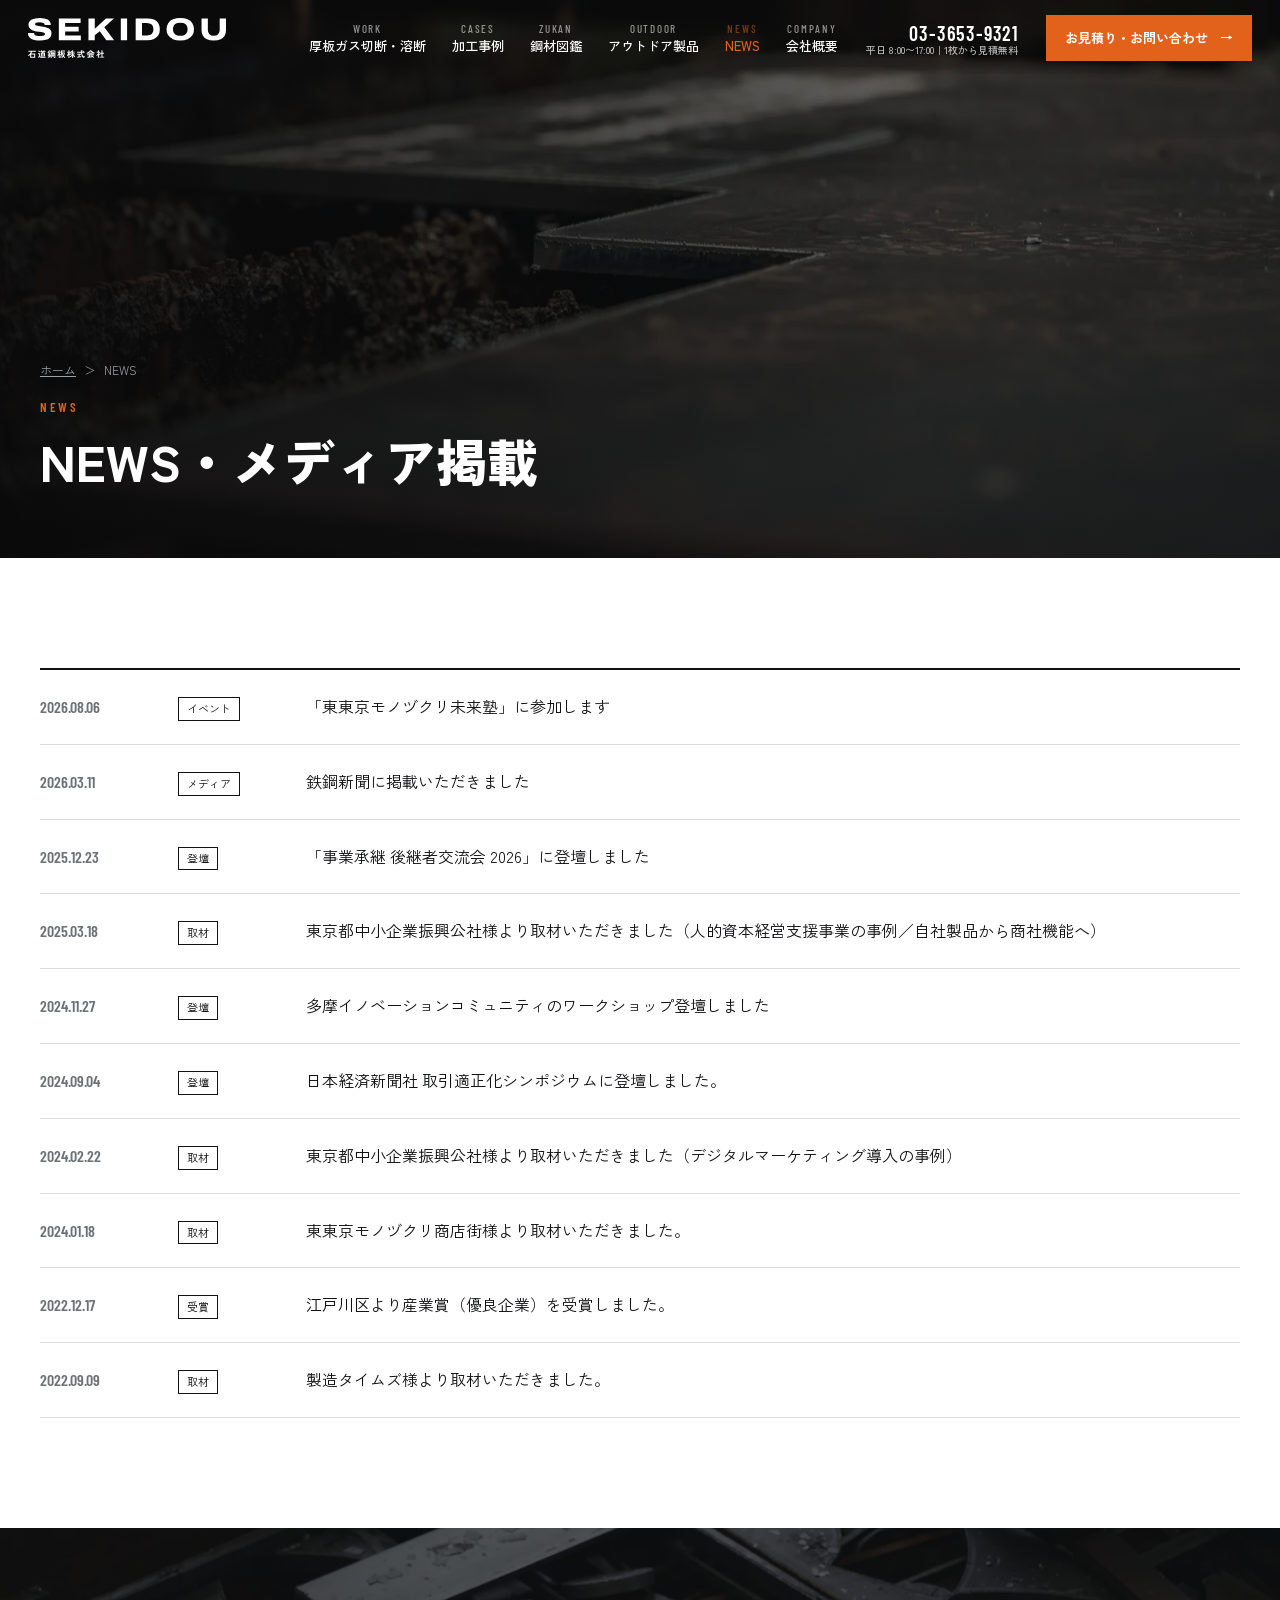
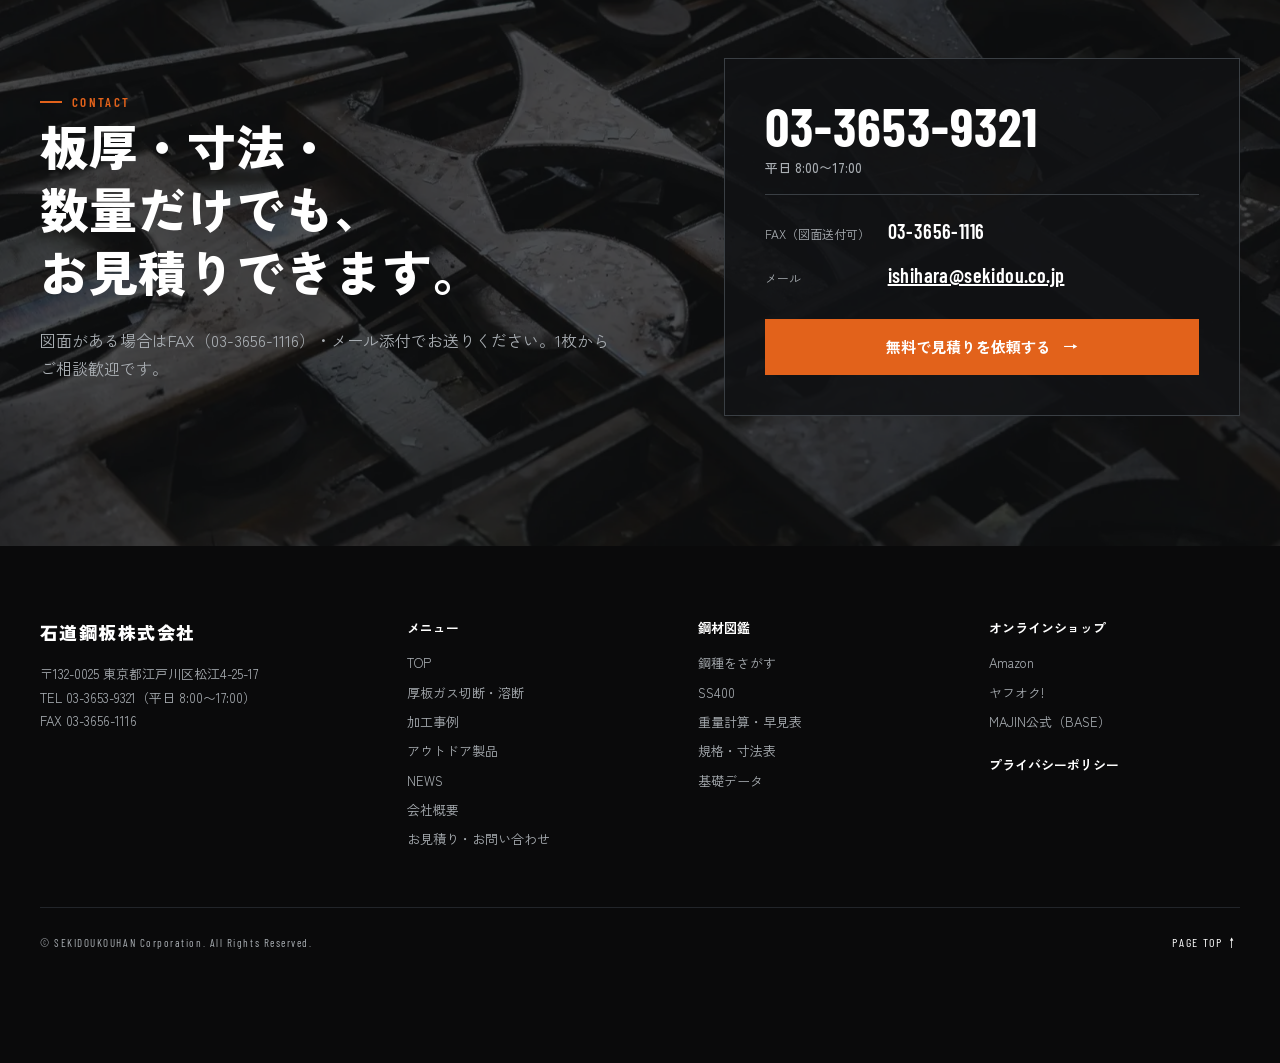
<file: renewal/news.html>
<!doctype html>
<html lang="ja"><head><meta charset="utf-8"><meta name="viewport" content="width=device-width,initial-scale=1">
<title>NEWS・メディア掲載｜厚板ガス切断の石道鋼板株式会社</title><meta name="description" content="石道鋼板のお知らせ・メディア掲載・受賞・登壇。"><meta name="robots" content="noindex">
<script>/* ▼ GA4 差し込み口：先方のGA4で測定ID（G-XXXXXXXXXX）が発行されたら、下の1か所に入れる */window.SKD_GA4_ID='';</script><script>(function(){var id=window.SKD_GA4_ID;if(!id)return;var s=document.createElement('script');s.async=true;s.src='https://www.googletagmanager.com/gtag/js?id='+id;document.head.appendChild(s);window.dataLayer=window.dataLayer||[];window.gtag=function(){dataLayer.push(arguments)};gtag('js',new Date());gtag('config',id);})();</script>
<link rel="preconnect" href="https://fonts.googleapis.com"><link rel="preconnect" href="https://fonts.gstatic.com" crossorigin>
<link href="https://fonts.googleapis.com/css2?family=Barlow+Condensed:wght@500;600;700&family=Zen+Kaku+Gothic+New:wght@400;500;700;900&display=swap" rel="stylesheet">
<link rel="stylesheet" href="site.css"><link rel="stylesheet" href="lower.css"></head><body>
<header class="hd" id="hd"><div class="hd__in">
<a class="logo" href="index.html" aria-label="石道鋼板株式会社"><img class="lg lg--w" src="assets/logo/logo_h_white.svg" alt="SEKIDOU 石道鋼板株式会社" width="198" height="40"><img class="lg lg--b" src="assets/logo/logo_h_black.svg" alt="石道鋼板株式会社" aria-hidden="true" width="198" height="40"></a>
<nav class="nav" aria-label="メインメニュー"><a href="work.html"><span>WORK</span>厚板ガス切断・溶断</a><a href="cases.html"><span>CASES</span>加工事例</a><a href="https://www.sekidou-kouhan.com/kouzai-zukan/"><span>ZUKAN</span>鋼材図鑑</a><a href="outdoor.html"><span>OUTDOOR</span>アウトドア製品</a><a href="news.html" aria-current=page style=color:var(--fire)><span>NEWS</span>NEWS</a><a href="company.html"><span>COMPANY</span>会社概要</a></nav>
<a class="hd__tel" href="tel:0336539321">03-3653-9321<small>平日 8:00〜17:00｜<wbr>1枚から<wbr>見積無料</small></a>
<a class="btn btn--fire" href="contact.html">お見積り・お問い合わせ</a>
<button class="menu" aria-label="メニュー"><i></i><i></i><i></i></button></div></header>
<main>
<section class="phero"><img src="assets/edge.webp" alt="鋼板の切断面"><div class="wrap">
<p class="crumb"><a href="index.html">ホーム</a><span>＞</span><span>NEWS</span></p>
<h1><span class="en">NEWS</span>NEWS・メディア掲載</h1>
</div></section>
<section class="sec"><div class="wrap"><ul class="newslist"><li><time>2026.08.06</time><span class="cat">イベント</span><a href="https://www.sekidou-kouhan.com/news/%e3%80%8c%e6%9d%b1%e6%9d%b1%e4%ba%ac%e3%83%a2%e3%83%8e%e3%83%85%e3%82%af%e3%83%aa%e6%9c%aa%e6%9d%a5%e5%a1%be%e3%80%8d%e3%81%ab%e5%8f%82%e5%8a%a0%e3%81%97%e3%81%be%e3%81%99/">「東東京モノヅ<wbr>クリ未来塾」に<wbr>参加します</a></li><li><time>2026.03.11</time><span class="cat">メディア</span><a href="https://www.sekidou-kouhan.com/news/%e9%89%84%e9%8b%bc%e6%96%b0%e8%81%9e%e3%81%ab%e6%8e%b2%e8%bc%89%e9%a0%82%e3%81%8d%e3%81%be%e3%81%97%e3%81%9f/">鉄鋼新聞に<wbr>掲載いただきました</a></li><li><time>2025.12.23</time><span class="cat">登壇</span><a href="https://www.sekidou-kouhan.com/news/%e3%80%8c%e4%ba%8b%e6%a5%ad%e6%89%bf%e7%b6%99-%e5%be%8c%e7%b6%99%e8%80%85%e4%ba%a4%e6%b5%81%e4%bc%9a-2026%e3%80%8d%e3%81%ab%e7%99%bb%e5%a3%87%e3%81%97%e3%81%be%e3%81%99/">「事業承継 後<wbr>継者交流会 2026」に<wbr>登壇しました</a></li><li><time>2025.03.18</time><span class="cat">取材</span><a href="https://www.sekidou-kouhan.com/news/%e6%9d%b1%e4%ba%ac%e9%83%bd%e4%b8%ad%e5%b0%8f%e4%bc%81%e6%a5%ad%e6%8c%af%e8%88%88%e5%85%ac%e7%a4%be%e6%a7%98%e3%82%88%e3%82%8a%e5%8f%96%e6%9d%90%e9%a0%82%e3%81%8d%e3%81%be%e3%81%97%e3%81%9f/">東京都中小企業<wbr>振興公社様より<wbr>取材いただきました<wbr>（人的資本経営支援事業の<wbr>事例／<wbr>自社製品から<wbr>商社機能へ）</a></li><li><time>2024.11.27</time><span class="cat">登壇</span><a href="https://www.sekidou-kouhan.com/news/%e5%a4%9a%e6%91%a9%e3%82%a4%e3%83%8e%e3%83%99%e3%83%bc%e3%82%b7%e3%83%a7%e3%83%b3%e3%82%b3%e3%83%9f%e3%83%a5%e3%83%8b%e3%83%86%e3%82%a3%e3%81%ae%e3%83%af%e3%83%bc%e3%82%af%e3%82%b7%e3%83%a7%e3%83%83/">多摩イノベーションコミュニティの<wbr>ワークショップ登壇しました</a></li><li><time>2024.09.04</time><span class="cat">登壇</span><a href="https://www.sekidou-kouhan.com/news/2024-9-4-%e6%97%a5%e6%9c%ac%e7%b5%8c%e6%b8%88%e6%96%b0%e8%81%9e%e7%a4%be-%e5%8f%96%e5%bc%95%e9%81%a9%e6%ad%a3%e5%8c%96%e3%82%b7%e3%83%b3%e3%83%9d%e3%82%b8%e3%82%a6%e3%83%a0%e3%81%ab%e7%99%bb/">日本経済新聞社 取引適正化シンポジウムに<wbr>登壇しました。</a></li><li><time>2024.02.22</time><span class="cat">取材</span><a href="https://www.sekidou-kouhan.com/news/%e6%9d%b1%e4%ba%ac%e9%83%bd%e4%b8%ad%e5%b0%8f%e4%bc%81%e6%a5%ad%e6%8c%af%e8%88%88%e5%85%ac%e7%a4%be%e6%a7%98%e3%82%88%e3%82%8a%e5%8f%96%e6%9d%90%e9%a0%82%e3%81%8d%e3%81%be%e3%81%97%e3%81%9f%e3%80%82/">東京都中小企業<wbr>振興公社様より<wbr>取材いただきました<wbr>（デジタルマーケティング導入の<wbr>事例）</a></li><li><time>2024.01.18</time><span class="cat">取材</span><a href="https://www.sekidou-kouhan.com/news/%e6%9d%b1%e6%9d%b1%e4%ba%ac%e3%83%a2%e3%83%8e%e3%83%85%e3%82%af%e3%83%aa%e5%95%86%e5%ba%97%e8%a1%97%e6%a7%98%e3%82%88%e3%82%8a%e5%8f%96%e6%9d%90%e9%a0%82%e3%81%8d%e3%81%be%e3%81%97%e3%81%9f/">東東京モノヅ<wbr>クリ商店<wbr>街様より<wbr>取材いただきました。</a></li><li><time>2022.12.17</time><span class="cat">受賞</span><a href="https://www.sekidou-kouhan.com/news/%e6%b1%9f%e6%88%b8%e5%b7%9d%e5%8c%ba%e3%82%88%e3%82%8a%e7%94%a3%e6%a5%ad%e8%b3%9e%ef%bc%88%e5%84%aa%e8%89%af%e4%bc%81%e6%a5%ad%ef%bc%89%e3%82%92%e5%8f%97%e8%b3%9e%e3%81%97%e3%81%be%e3%81%97%e3%81%9f/">江戸川区より<wbr>産業賞<wbr>（優良企業）を<wbr>受賞しました。</a></li><li><time>2022.09.09</time><span class="cat">取材</span><a href="https://www.sekidou-kouhan.com/news/alibaba-japan-press%e6%a7%98%e3%82%88%e3%82%8a%e5%8f%96%e6%9d%90%e9%a0%82%e3%81%8d%e3%81%be%e3%81%97%e3%81%9f%e3%80%82/">製造タイムズ様より<wbr>取材いただきました。</a></li></ul><p class="small"><span class="chk">カテゴリ<wbr>（イベント・メディア・登壇・取材・受賞）は<wbr>仮。<wbr>現行は<wbr>カテゴリなし</span></p></div></section>
<section class="ct on-dark" id="contact"><div class="ct__img"><img src="assets/shapes.webp" alt="ガス切断で切り出した鋼板" loading="lazy"></div><div class="wrap ct__in">
<div><p class="lab">Contact</p><p class="ct__copy">板厚・寸法・<wbr>数量だけでも、<wbr>お見積りできます。</p><p class="lead" style="margin-top:22px">図面が<wbr>ある<wbr>場合は<wbr>FAX<wbr>（03-3656-1116）・メール添付で<wbr>お送りください。<wbr>1枚から<wbr>ご相談歓迎です。</p></div>
<div class="ct__box"><a class="ct__tel" href="tel:0336539321">03-3653-9321<small>平日 8:00〜17:00</small></a><dl class="ct__alt"><dt>FAX<wbr>（図面送付可）</dt><dd>03-3656-1116</dd><dt>メール</dt><dd><a href="mailto:ishihara@sekidou.co.jp" style="text-decoration:underline">ishihara@sekidou.co.jp</a></dd></dl><a class="btn btn--fire" href="contact.html">無料で<wbr>見積りを<wbr>依頼する</a></div>
</div></section>
</main>
<footer class="ft"><div class="wrap"><div class="ft__grid">
<div><p class="ft__name"><b>石道鋼板株式会社</b></p><p style="margin-top:14px">〒132-0025 <wbr>東京都江戸川区松江4-25-17<br>TEL 03-3653-9321<wbr>（平日 8:00〜17:00）<br>FAX 03-3656-1116</p></div>
<div><h5>メニュー</h5><ul><li><a href="index.html">TOP</a></li><li><a href="work.html">厚板ガス切断・溶断</a></li><li><a href="cases.html">加工事例</a></li><li><a href="outdoor.html">アウトドア製品</a></li><li><a href="news.html">NEWS</a></li><li><a href="company.html">会社概要</a></li><li><a href="contact.html">お見積り・お問い合わせ</a></li></ul></div>
<div><h5>鋼材図鑑</h5><ul><li><a href="https://www.sekidou-kouhan.com/kouzai-zukan/">鋼種を<wbr>さがす</a></li><li><a href="https://www.sekidou-kouhan.com/kouzai-zukan/g/ss400.html">SS400</a></li><li><a href="https://www.sekidou-kouhan.com/kouzai-zukan/weight.html">重量計算・早見表</a></li><li><a href="https://www.sekidou-kouhan.com/kouzai-zukan/spec/index.html">規格・寸法表</a></li><li><a href="https://www.sekidou-kouhan.com/kouzai-zukan/basics/index.html">基礎データ</a></li></ul></div>
<div><h5>オンラインショップ</h5><ul><li><a href="https://www.amazon.co.jp/s?me=A3JCD0HANLLSSQ">Amazon</a></li><li><a href="https://auctions.yahoo.co.jp/seller/5gnYYQ7zcscy5JdfzumV6URcVAzmS">ヤフオク!</a></li><li><a href="https://sekidou.thebase.in/">MAJIN公式<wbr>（BASE）</a></li></ul><h5 style="margin-top:20px"><a href="https://www.sekidou-kouhan.com/privacy-policy/">プライバシーポリシー</a></h5></div>
</div><div class="ft__bot"><p class="ft__c">© SEKIDOUKOUHAN Corporation. All Rights Reserved.</p><a class="pagetop" href="#">PAGE TOP ↑</a></div></div></footer>
<nav class="spbar" aria-label="お問い合わせ"><a href="tel:0336539321">電話する</a><a href="contact.html">お見積り・お問い合わせ</a></nav>
<script>
(()=>{const q=new URLSearchParams(location.search);if(q.has('check'))document.body.classList.add('check');
const hd=document.getElementById('hd');document.querySelector('.menu').addEventListener('click',()=>document.body.classList.toggle('menu-open'));
const t=()=>hd.classList.toggle('is-solid',scrollY>innerHeight*.35);addEventListener('scroll',t,{passive:true});t();
const io=new IntersectionObserver(es=>es.forEach(e=>{if(e.isIntersecting){e.target.classList.add('is-in');io.unobserve(e.target)}}));document.querySelectorAll('.rv').forEach(el=>q.has('static')?el.classList.add('is-in'):io.observe(el));
document.querySelectorAll('[data-copy]').forEach(b=>b.addEventListener('click',()=>{navigator.clipboard&&navigator.clipboard.writeText(b.dataset.copy);b.textContent='コピーしました'}));
const w=document.getElementById('wiz');if(w){const step=n=>{w.dataset.step=n;w.querySelectorAll('[data-s]').forEach(x=>x.hidden=x.dataset.s!=n);w.querySelectorAll('.wiz__steps li').forEach((li,i)=>li.classList.toggle('on',i+1==n));
 const ty=(w.querySelector('input[name=type]:checked')||{}).value||'steel';w.querySelectorAll('[data-for]').forEach(x=>x.hidden=!x.dataset.for.split(' ').includes(ty))};
 w.querySelectorAll('[data-go]').forEach(b=>b.addEventListener('click',e=>{e.preventDefault();step(b.dataset.go)}));step(1)}
})();
</script>
</body></html>
</file>
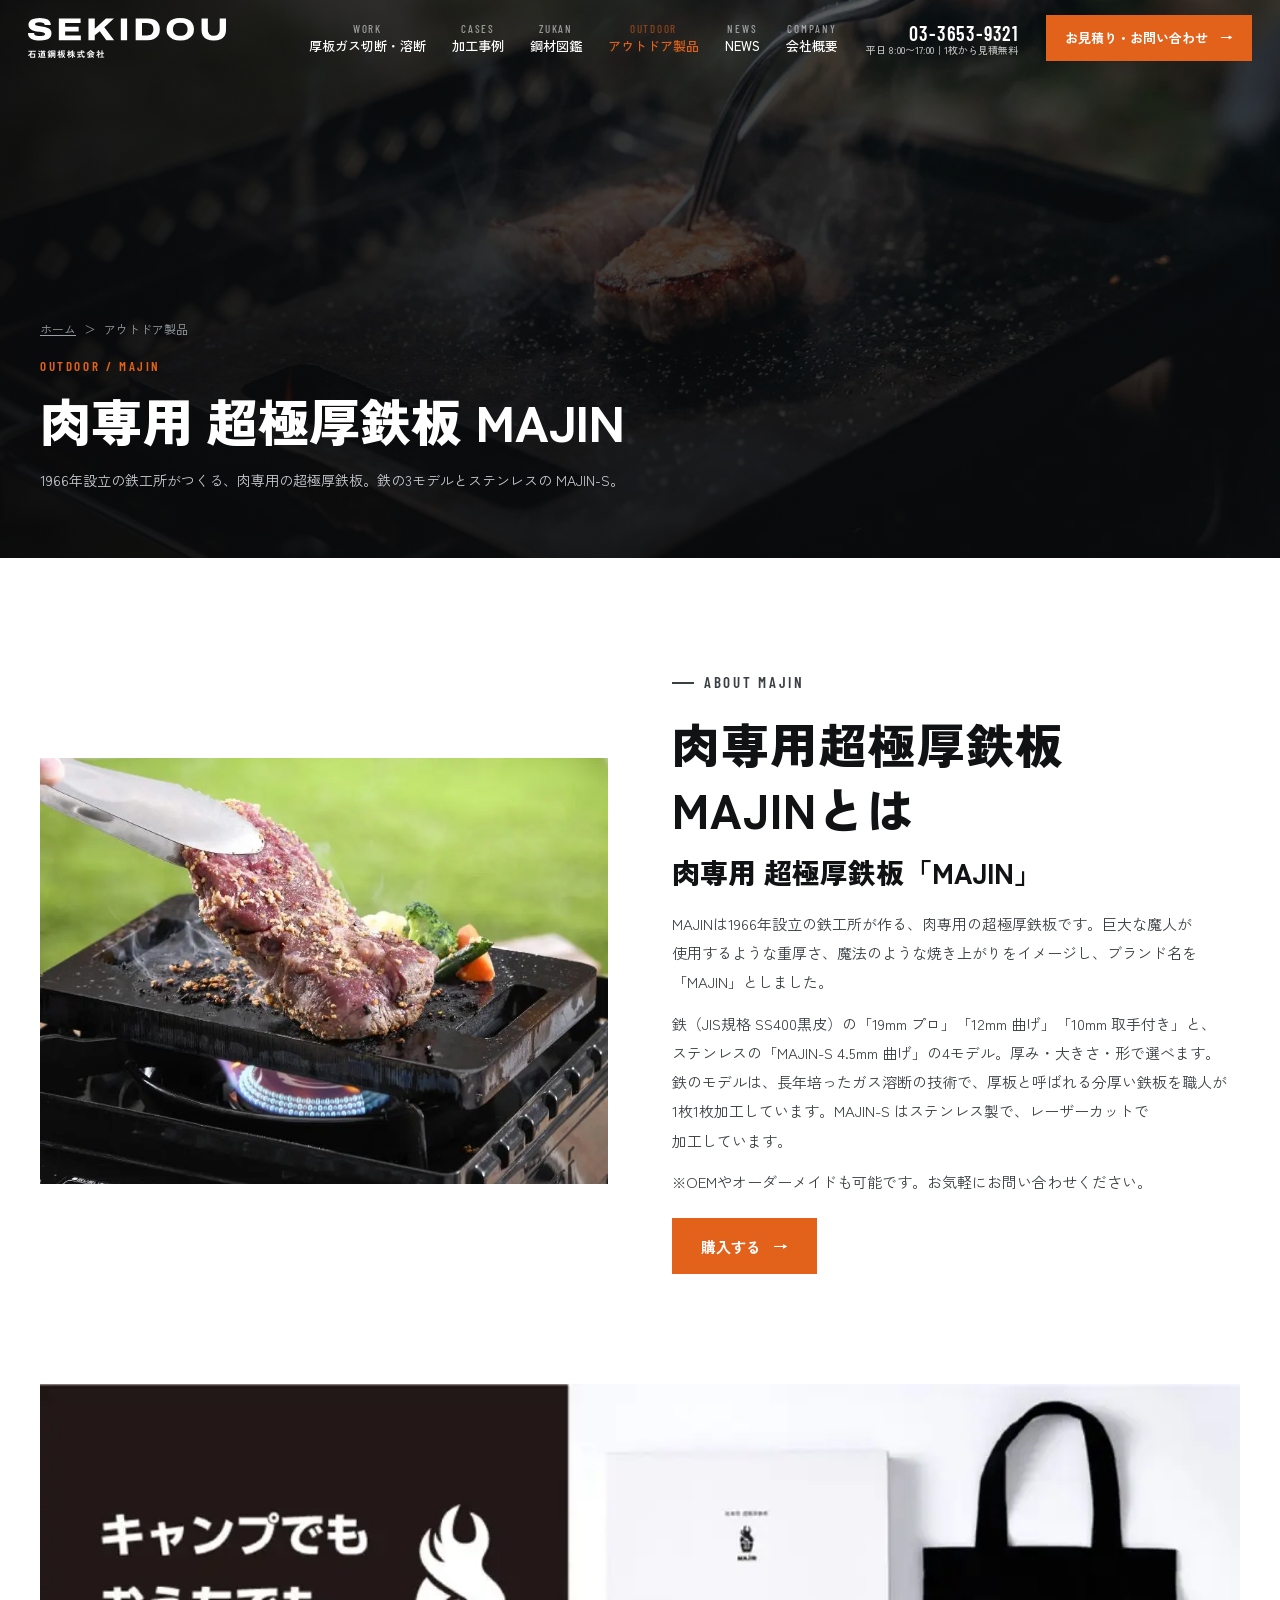
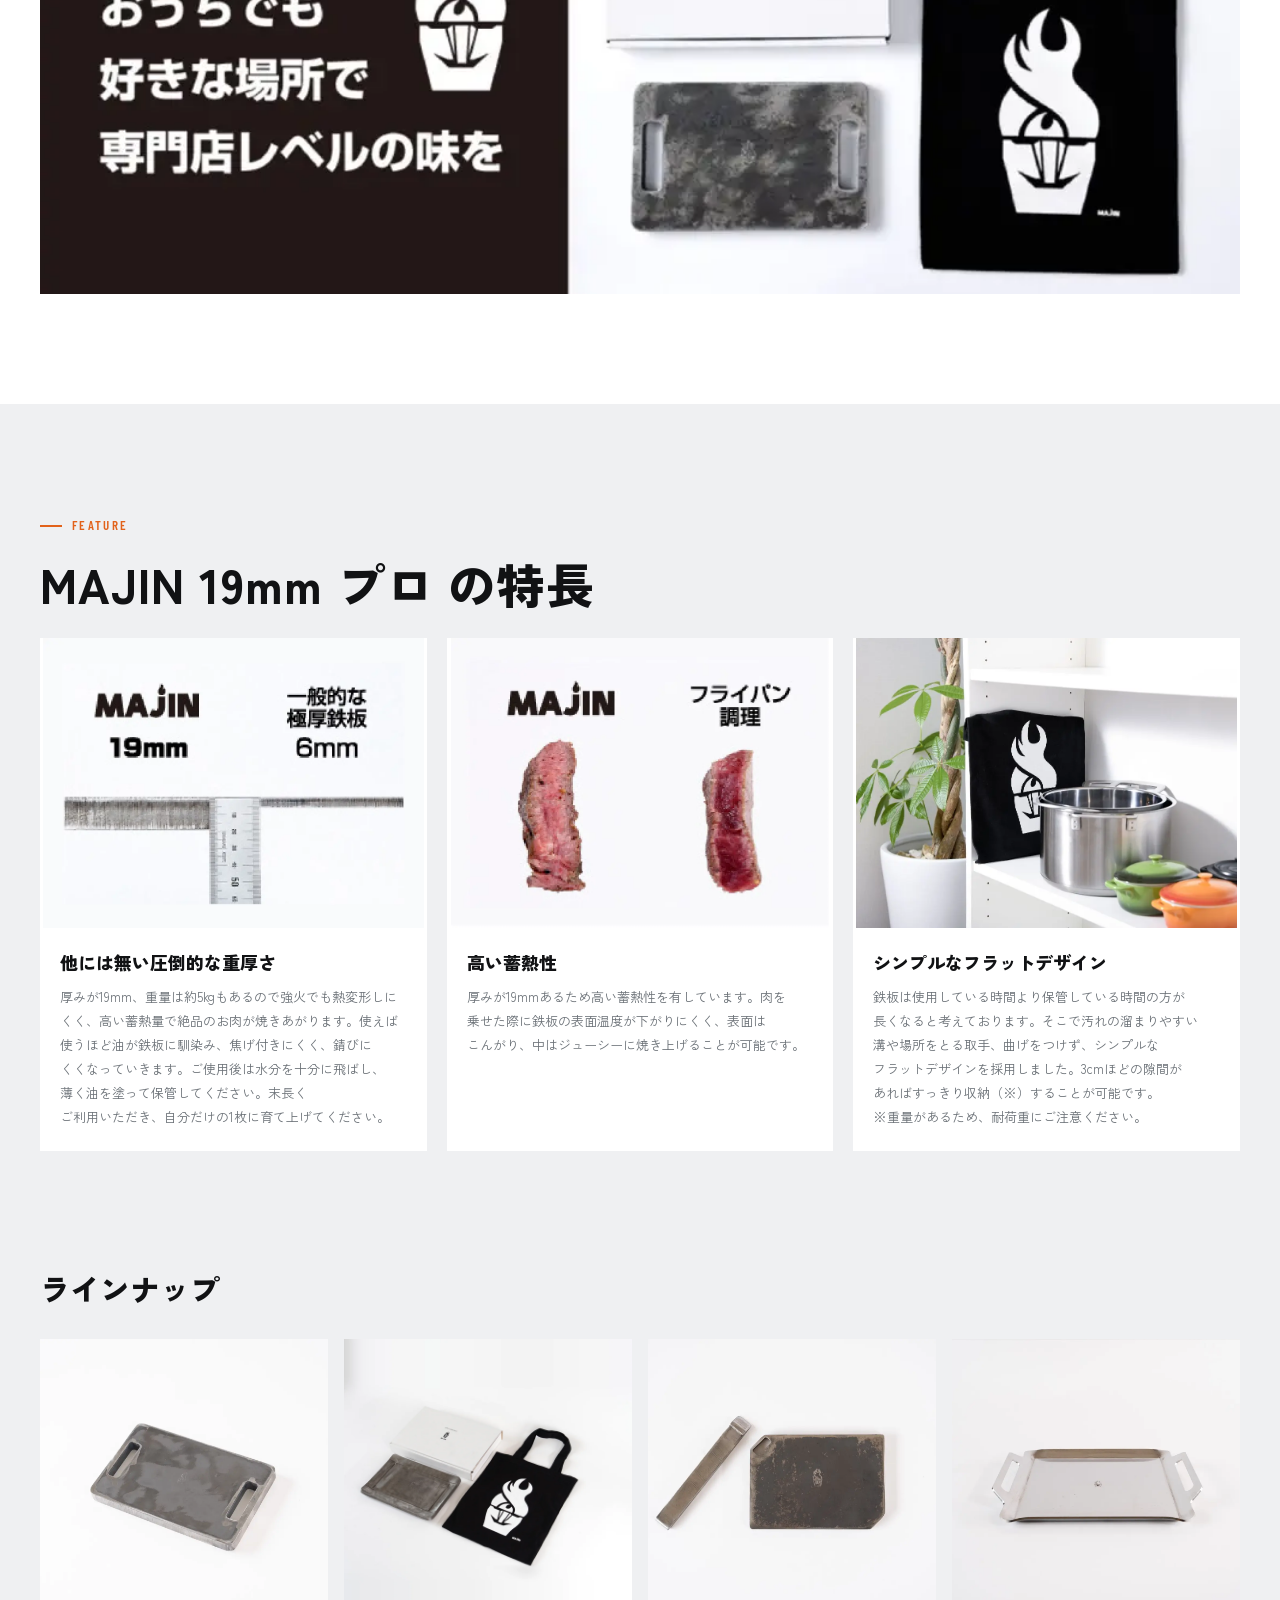
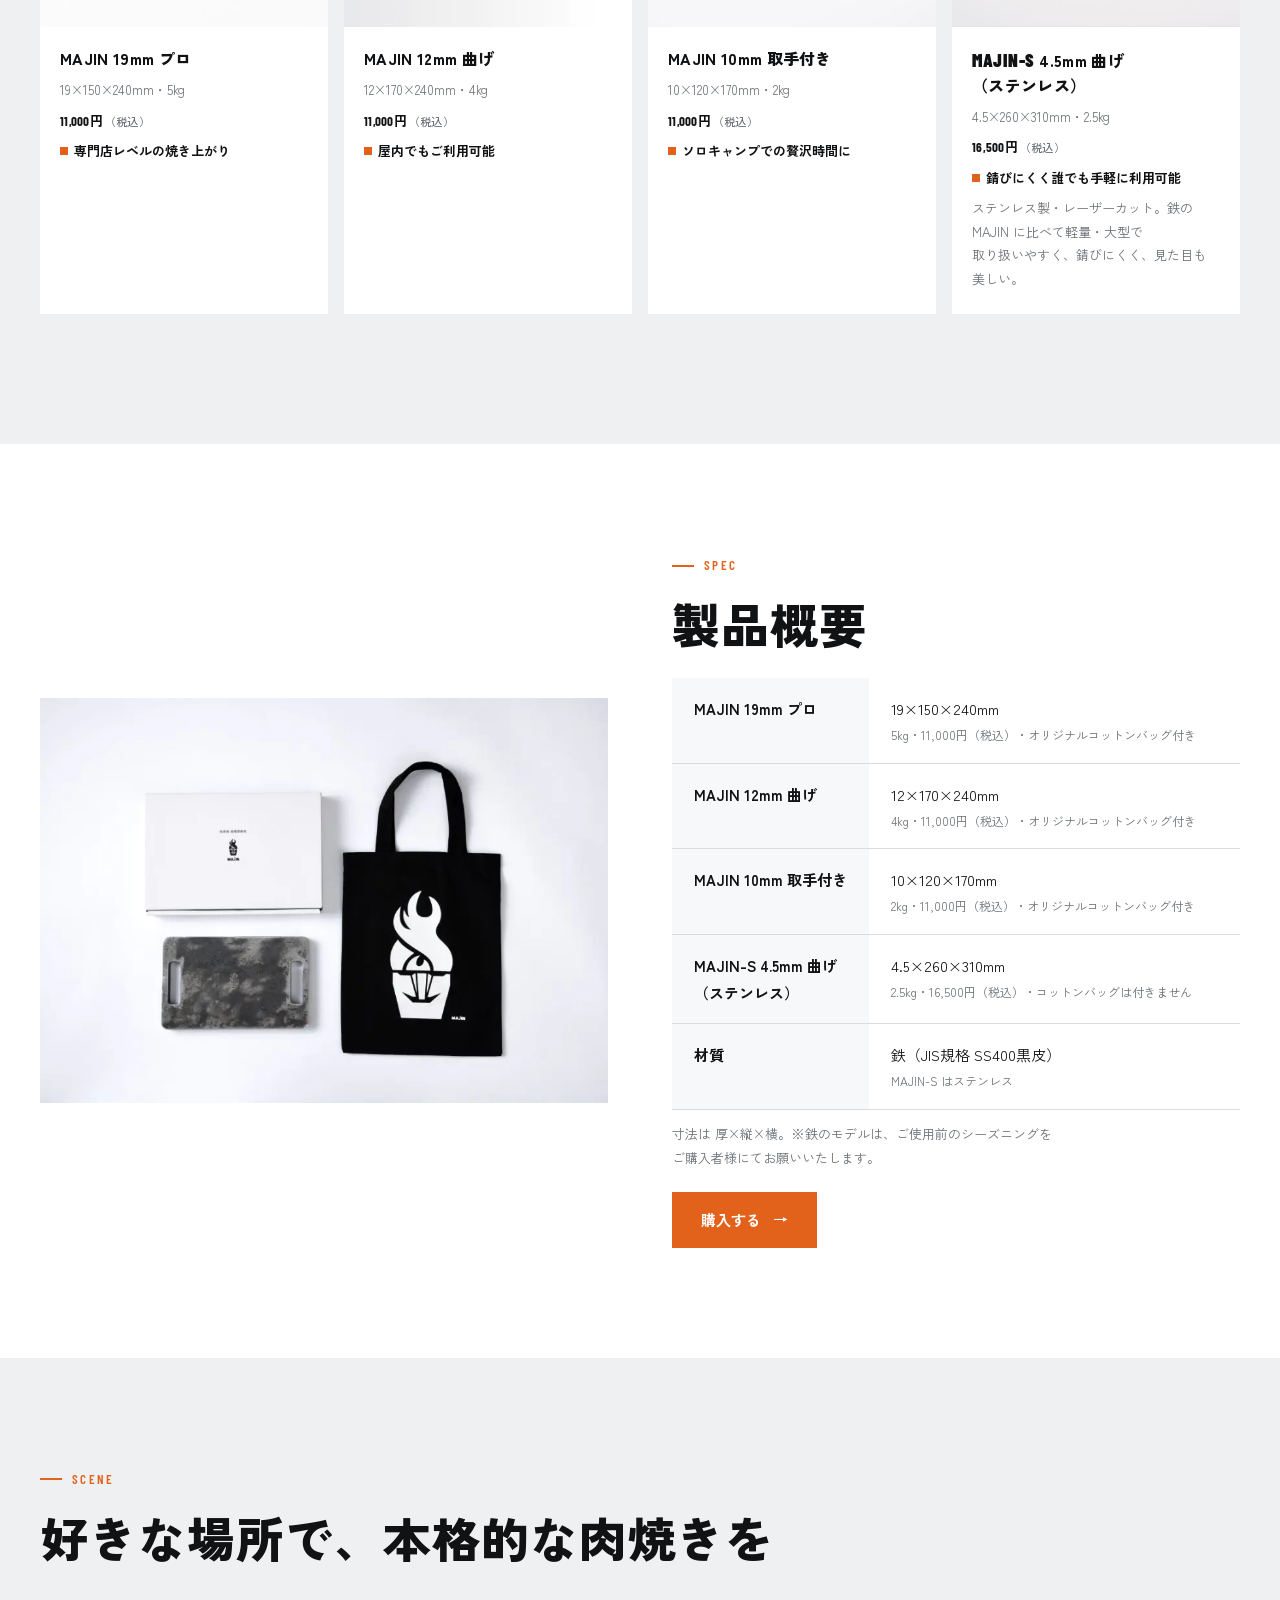
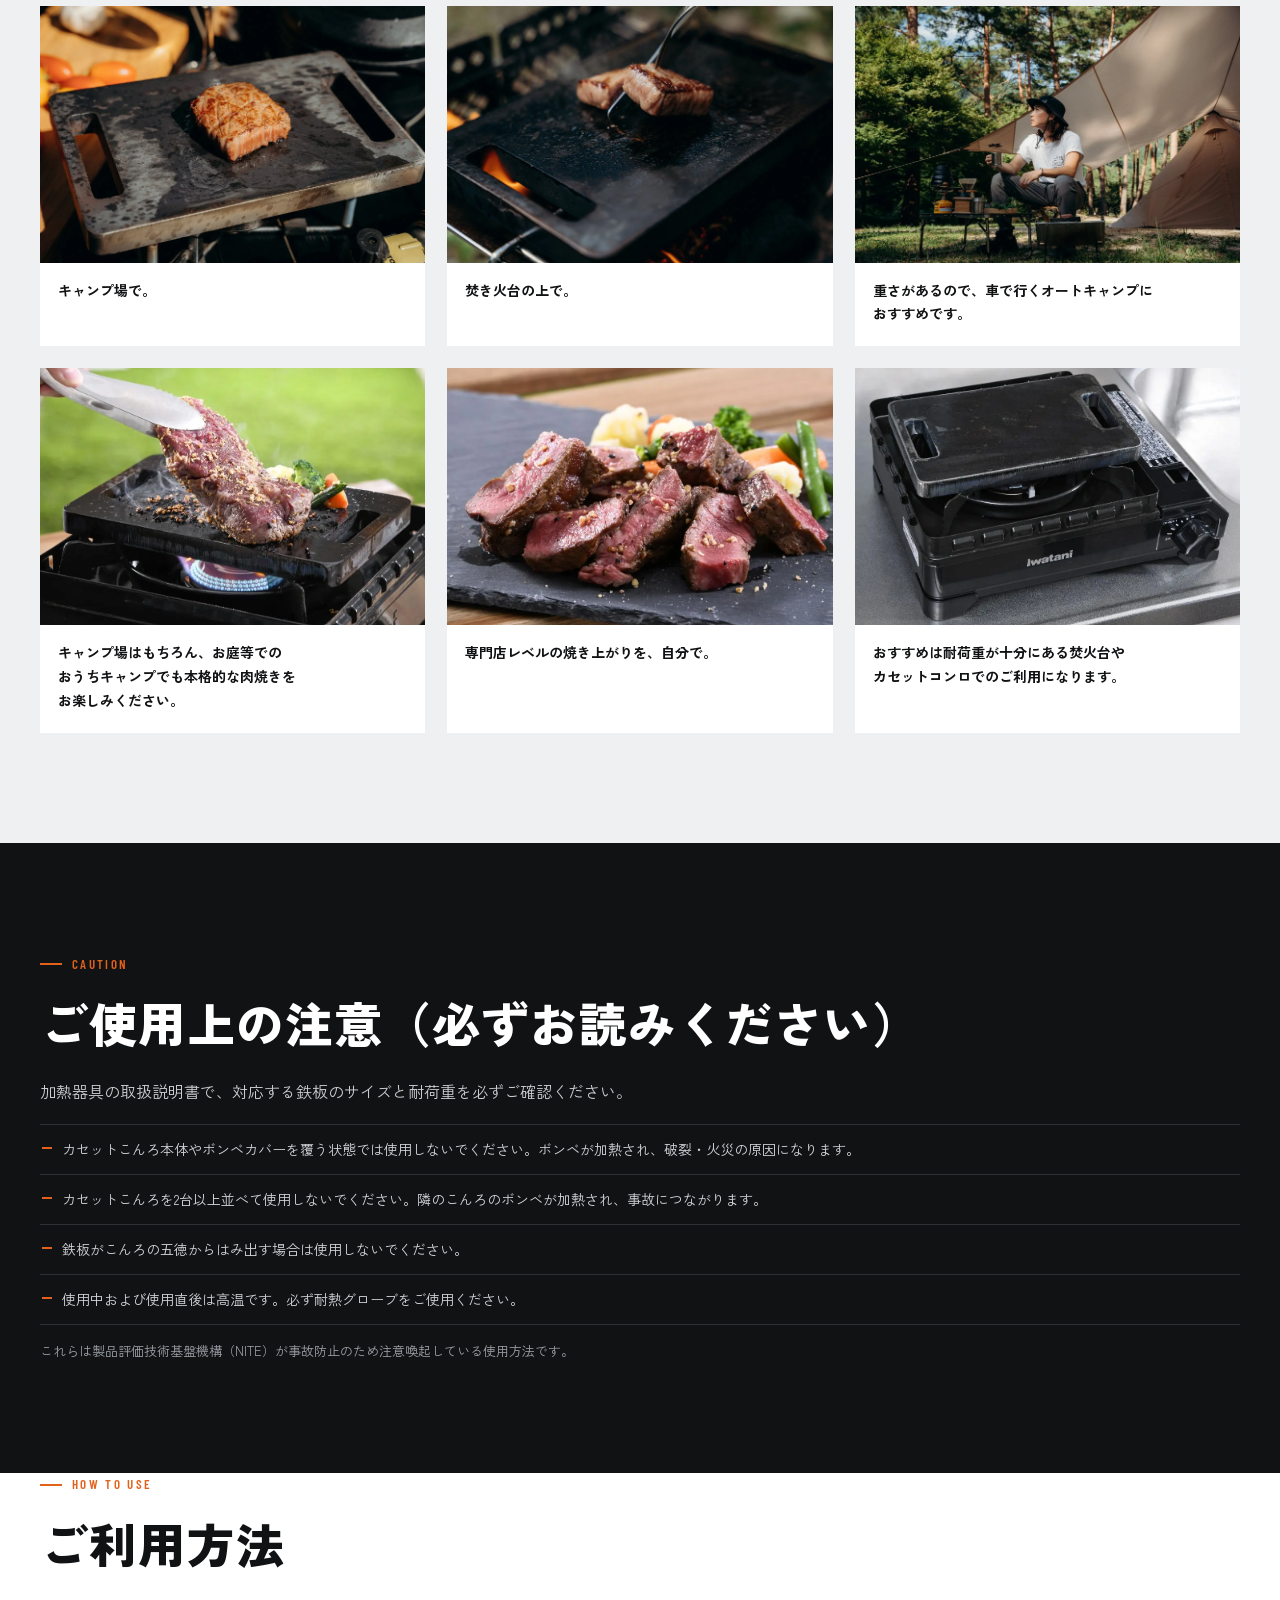
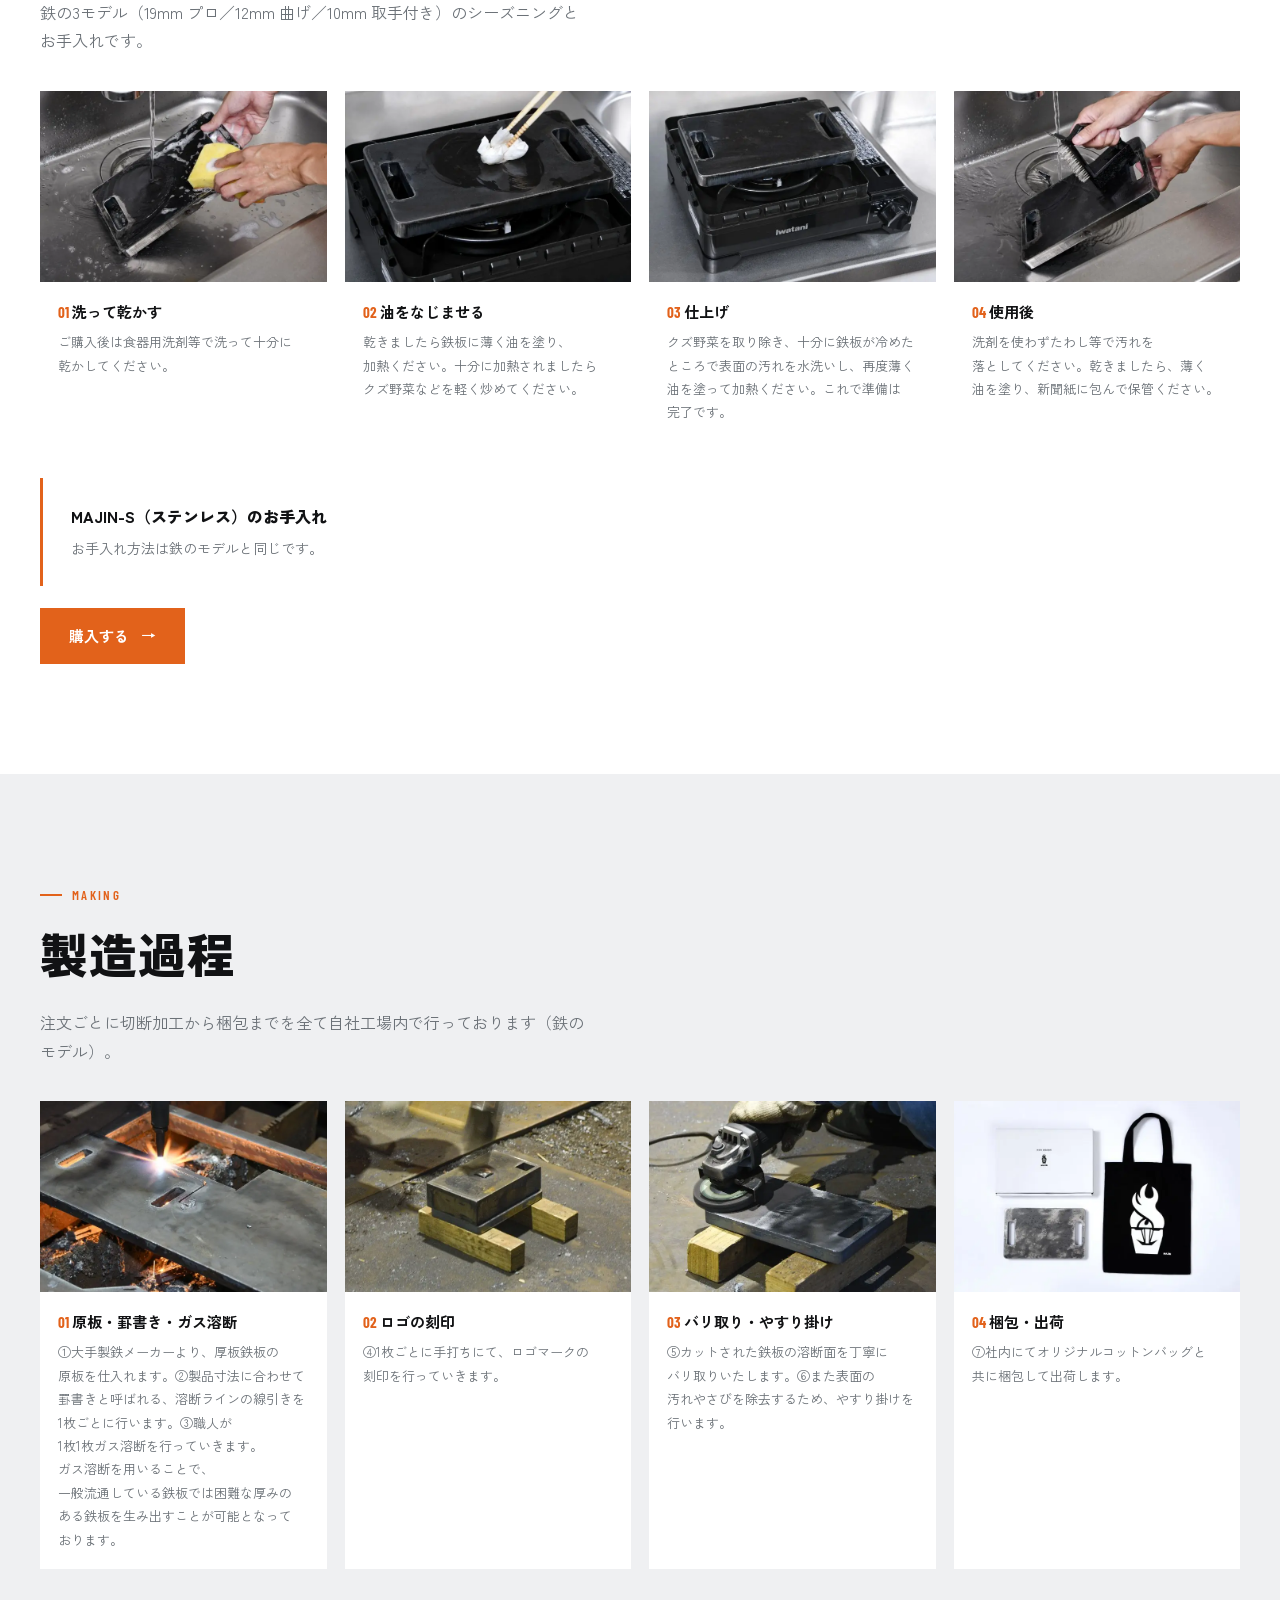
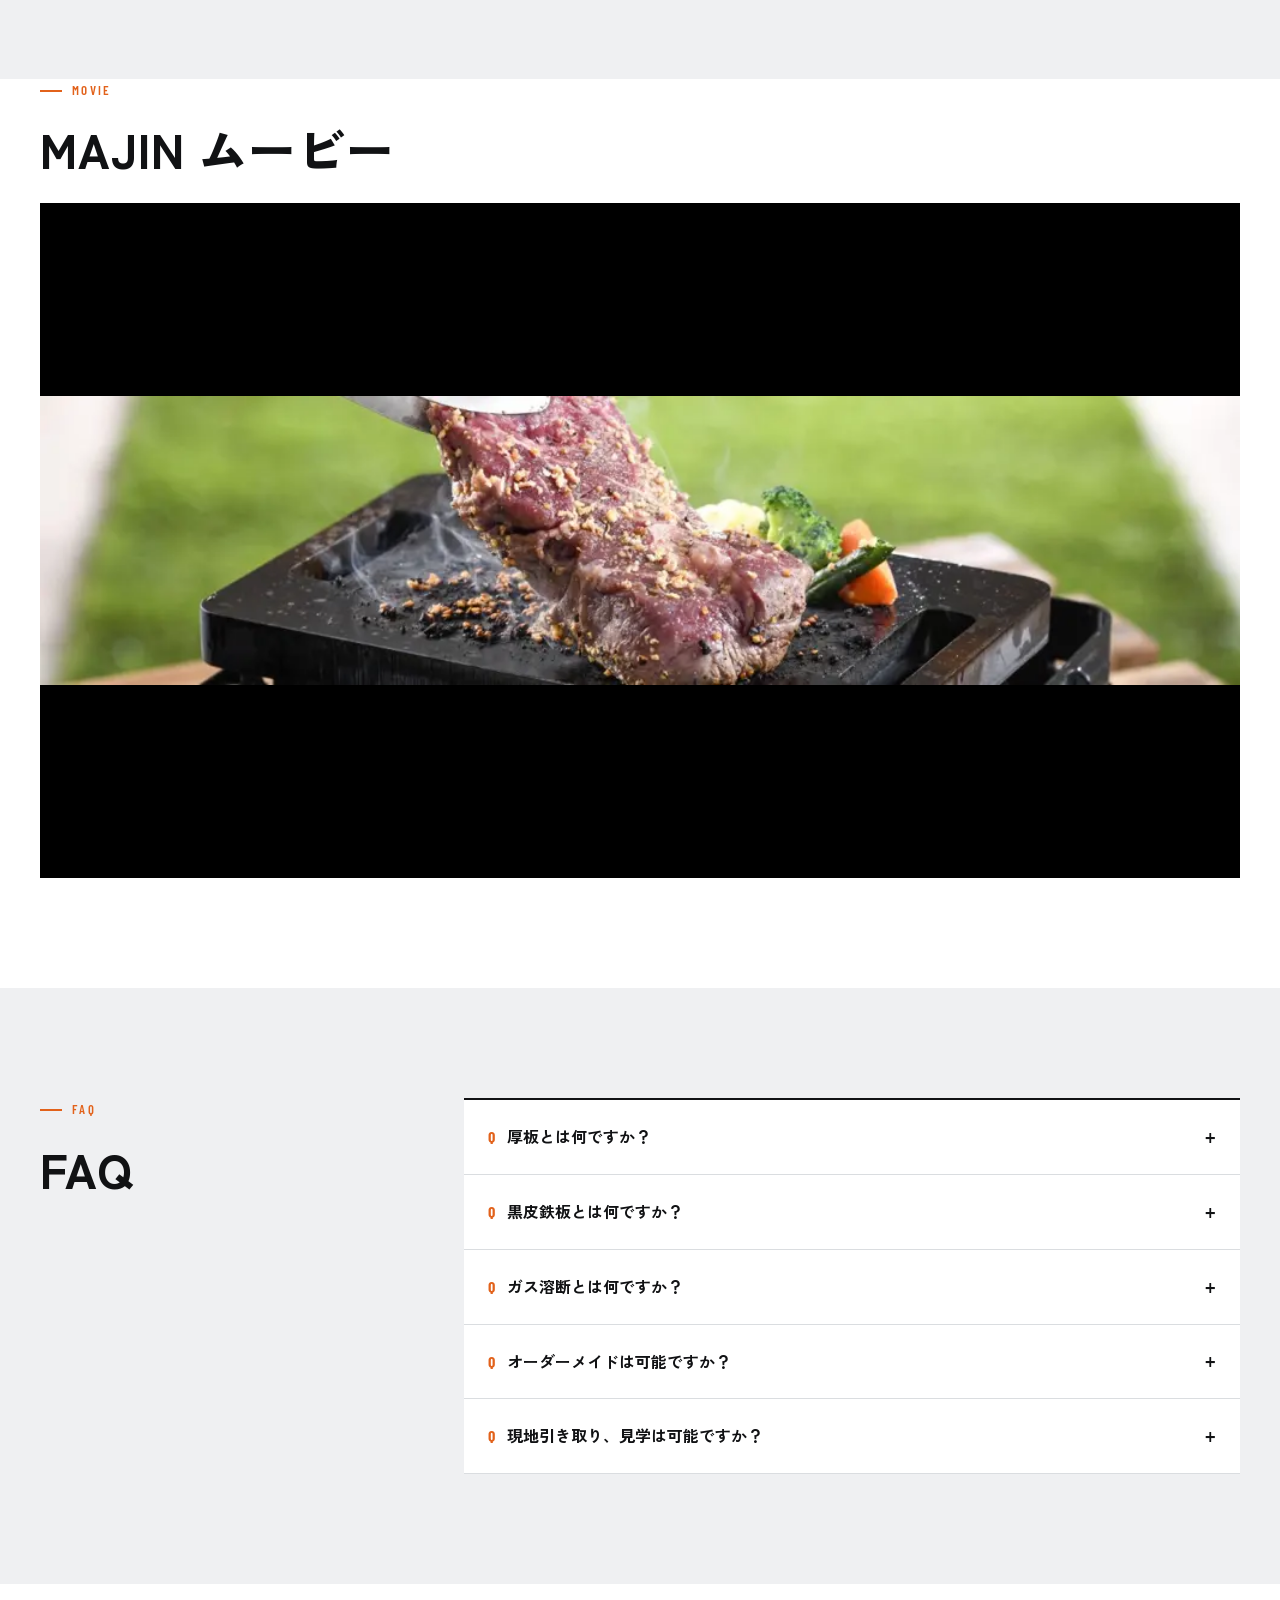
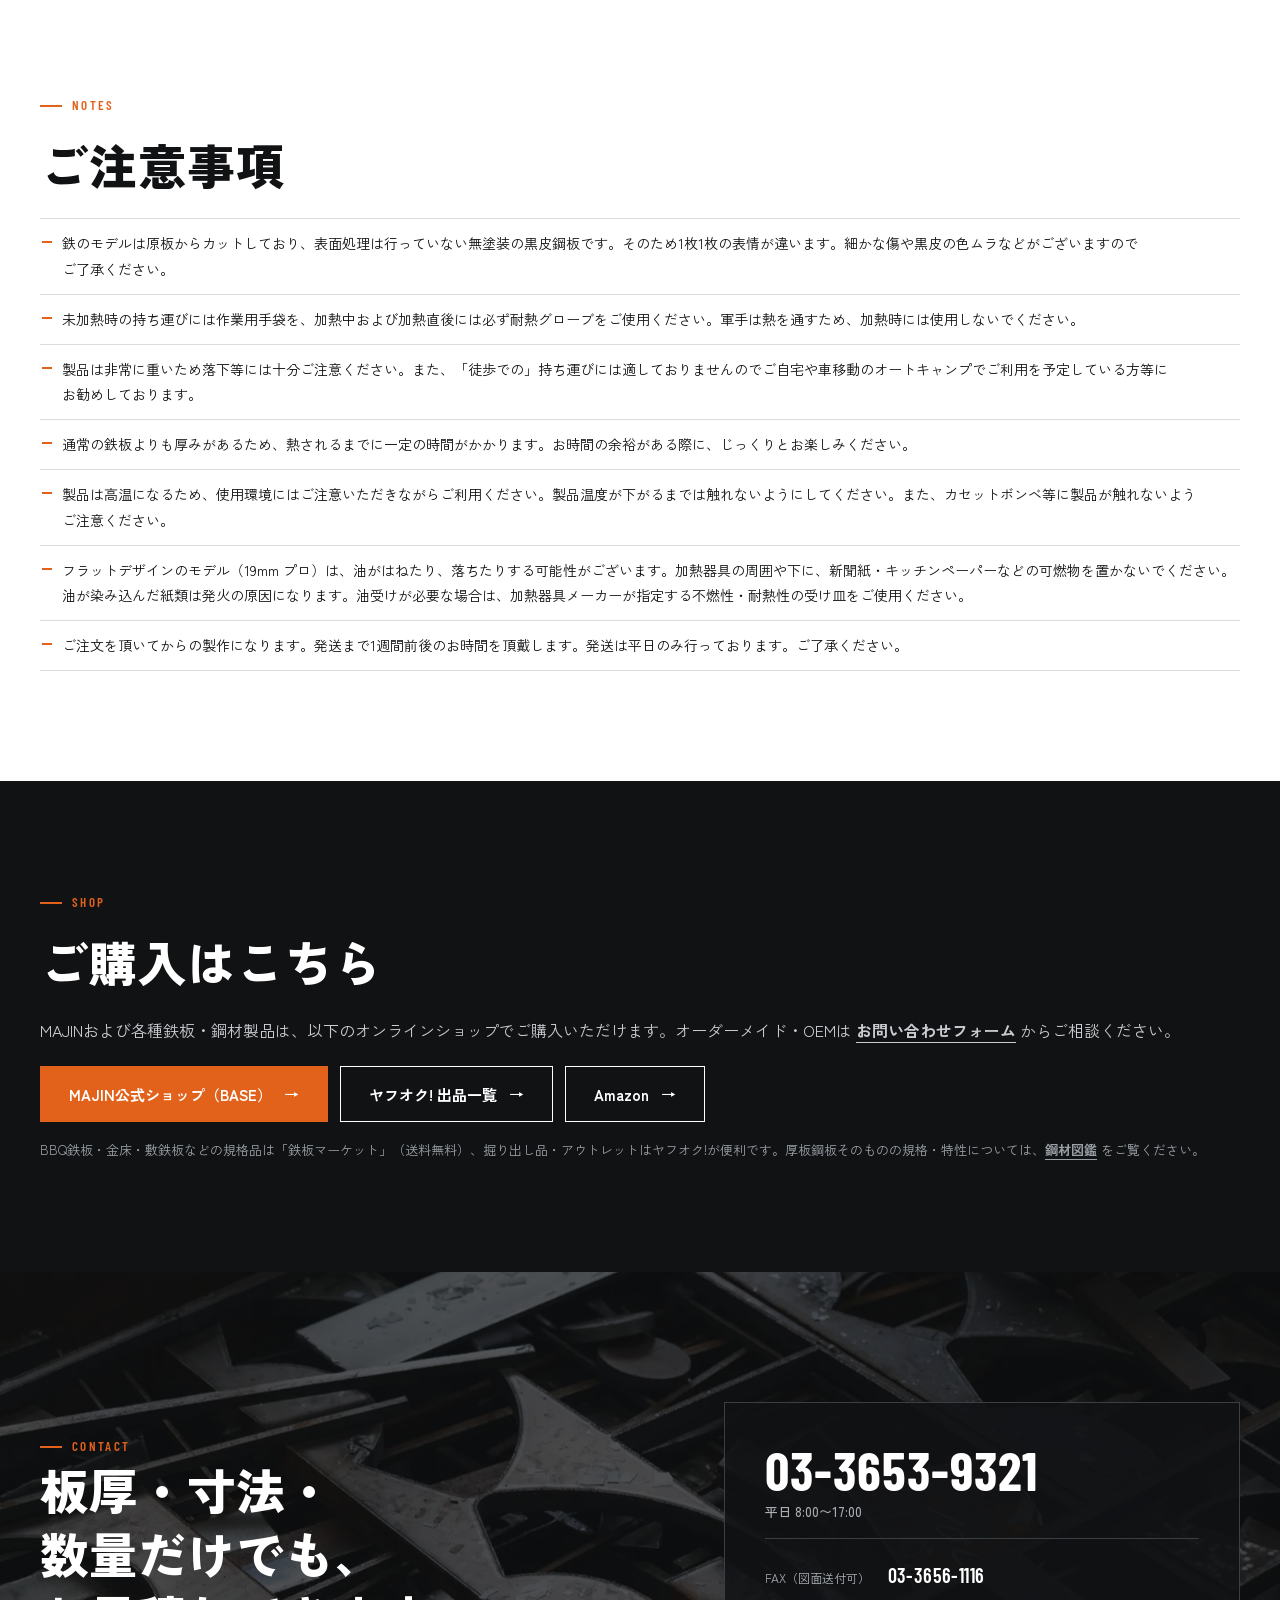
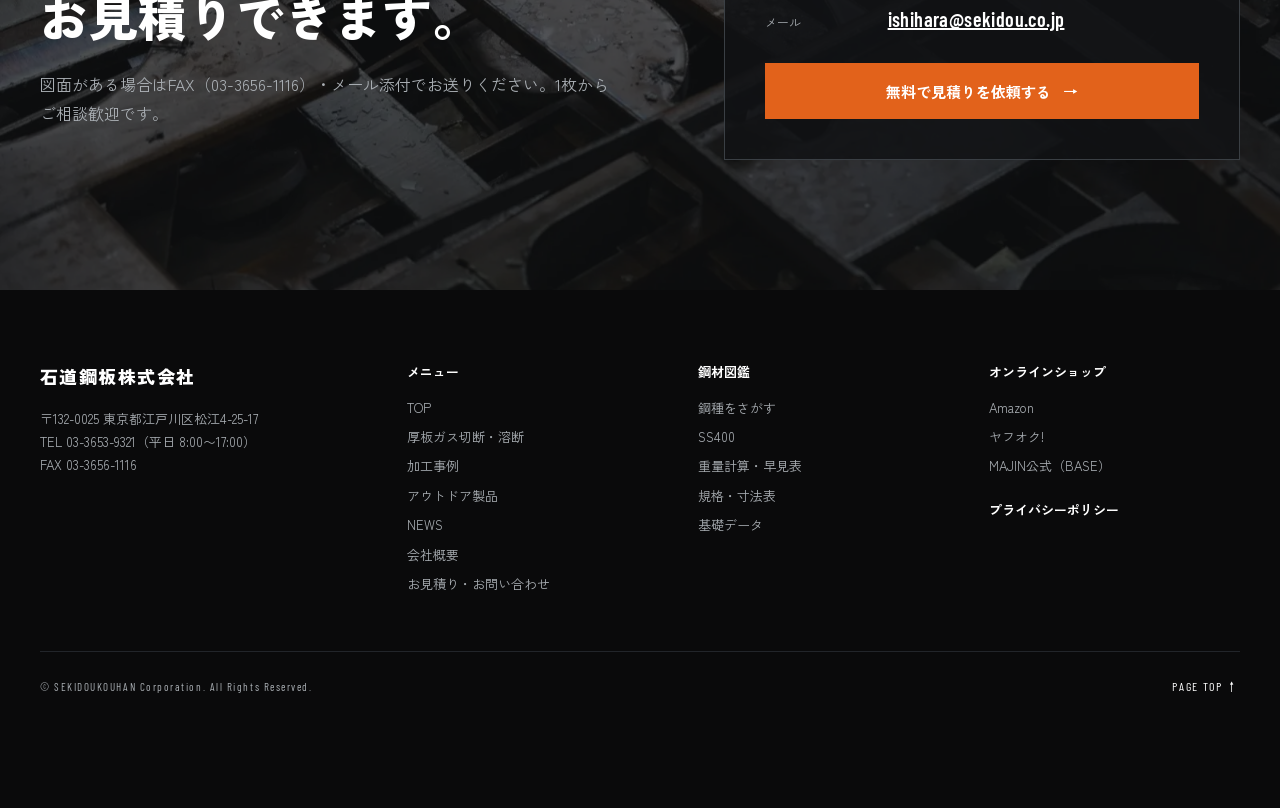
<file: renewal/outdoor.html>
<!doctype html>
<html lang="ja"><head><meta charset="utf-8"><meta name="viewport" content="width=device-width,initial-scale=1">
<title>アウトドア製品 - 石道鋼板株式会社</title><meta name="description" content="肉専用 超極厚鉄板 MAJIN。1966年設立の鉄工所がつくる自社ブランド。19mm プロ・12mm 曲げ・10mm 取手付き・MAJIN-S 4.5mm 曲げ（ステンレス）。"><meta name="robots" content="noindex">
<script>/* ▼ GA4 差し込み口：先方のGA4で測定ID（G-XXXXXXXXXX）が発行されたら、下の1か所に入れる */window.SKD_GA4_ID='';</script><script>(function(){var id=window.SKD_GA4_ID;if(!id)return;var s=document.createElement('script');s.async=true;s.src='https://www.googletagmanager.com/gtag/js?id='+id;document.head.appendChild(s);window.dataLayer=window.dataLayer||[];window.gtag=function(){dataLayer.push(arguments)};gtag('js',new Date());gtag('config',id);})();</script>
<link rel="preconnect" href="https://fonts.googleapis.com"><link rel="preconnect" href="https://fonts.gstatic.com" crossorigin>
<link href="https://fonts.googleapis.com/css2?family=Barlow+Condensed:wght@500;600;700&family=Zen+Kaku+Gothic+New:wght@400;500;700;900&display=swap" rel="stylesheet">
<link rel="stylesheet" href="site.css"><link rel="stylesheet" href="lower.css"></head><body>
<header class="hd" id="hd"><div class="hd__in">
<a class="logo" href="index.html" aria-label="石道鋼板株式会社"><img class="lg lg--w" src="assets/logo/logo_h_white.svg" alt="SEKIDOU 石道鋼板株式会社" width="198" height="40"><img class="lg lg--b" src="assets/logo/logo_h_black.svg" alt="石道鋼板株式会社" aria-hidden="true" width="198" height="40"></a>
<nav class="nav" aria-label="メインメニュー"><a href="work.html"><span>WORK</span>厚板ガス切断・溶断</a><a href="cases.html"><span>CASES</span>加工事例</a><a href="https://www.sekidou-kouhan.com/kouzai-zukan/"><span>ZUKAN</span>鋼材図鑑</a><a href="outdoor.html" aria-current=page style=color:var(--fire)><span>OUTDOOR</span>アウトドア製品</a><a href="news.html"><span>NEWS</span>NEWS</a><a href="company.html"><span>COMPANY</span>会社概要</a></nav>
<a class="hd__tel" href="tel:0336539321">03-3653-9321<small>平日 8:00〜17:00｜<wbr>1枚から<wbr>見積無料</small></a>
<a class="btn btn--fire" href="contact.html">お見積り・お問い合わせ</a>
<button class="menu" aria-label="メニュー"><i></i><i></i><i></i></button></div></header>
<main>
<section class="phero"><img src="assets/camp_18.webp" alt="キャンプで使う MAJIN"><div class="wrap">
<p class="crumb"><a href="index.html">ホーム</a><span>＞</span><span>アウトドア製品</span></p>
<h1><span class="en">OUTDOOR / MAJIN</span>肉専用 超極厚鉄板 MAJIN</h1><p class="phero__lead">1966年設立の<wbr>鉄工所が<wbr>つくる、<wbr>肉専用の<wbr>超極厚鉄板。<wbr>鉄の<wbr>3モデルと<wbr>ステンレスの<wbr> <span style="white-space:nowrap">MAJIN-S</span>。</p>
</div></section>
<section class="sec"><div class="wrap two">
<div class="ph"><img src="assets/live/od_010.webp" alt="肉専用 超極厚鉄板 MAJIN 19mmフラットモデル" loading="lazy"></div>
<div class="txt"><p class="lab">About MAJIN</p><h2 class="h2" style="margin-bottom:6px">肉専用超極厚鉄板MAJINとは</h2><h3 class="h3">肉専用 超極厚鉄板<wbr>「MAJIN」</h3>
<p>MAJINは<wbr>1966年設立の<wbr>鉄工所が<wbr>作る、<wbr>肉専用の<wbr>超極厚鉄板です。<wbr>巨大な<wbr>魔人が<wbr>使用するような<wbr>重厚さ、<wbr>魔法のような<wbr>焼き上がりを<wbr>イメージし、<wbr>ブランド名を<wbr>「MAJIN」と<wbr>しました。</p>
<p>鉄（JIS規格 SS400黒皮）の<wbr>「19mm プロ」<wbr>「12mm 曲げ」<wbr>「10mm 取手付き」と、<wbr>ステンレスの<wbr>「<span style="white-space:nowrap">MAJIN-S</span> 4.5mm 曲げ」の<wbr>4モデル。<wbr>厚み・<wbr>大きさ・形で<wbr>選べます。<wbr>鉄の<wbr>モデルは、<wbr>長年培った<wbr>ガス溶断の<wbr>技術で、<wbr>厚板と<wbr>呼ばれる<wbr>分厚い<wbr>鉄板を<wbr>職人が<wbr>1枚1枚加工しています。<wbr><span style="white-space:nowrap">MAJIN-S</span> は<wbr>ステンレス製で、<wbr>レーザーカットで<wbr>加工しています。</p>
<p class="small">※OEMや<wbr>オーダーメイドも<wbr>可能です。<wbr>お気軽に<wbr>お問い合わせ<wbr>ください。</p>
<div class="buy"><a class="btn btn--fire" href="#buy">購入する</a></div></div></div></section>
<section class="sec" style="padding-top:0"><div class="wrap"><img src="assets/live/od_011.webp" alt="キャンプでも おうちでも 好きな場所で 専門店レベルの味を" style="width:100%"></div></section>
<section class="majin" style="padding-top:110px"><div class="wrap"><p class="lab">Feature</p><h2 class="h2">MAJIN 19mm プロ の<wbr>特長</h2>
<div class="feat">
<div class="ft3"><figure><img src="assets/live/od_013.webp" alt="MAJIN 19mmと一般的な極厚鉄板6mmの比較" loading="lazy"></figure><h4>他には<wbr>無い<wbr>圧倒的な<wbr>重厚さ</h4><p>厚みが<wbr>19mm、<wbr>重量は<wbr>約5kgも<wbr>あるので<wbr>強火でも<wbr>熱変形しに<wbr>くく、<wbr>高い<wbr>蓄熱量で<wbr>絶品の<wbr>お肉が<wbr>焼きあがります。<wbr>使えば<wbr>使う<wbr>ほど<wbr>油が<wbr>鉄板に<wbr>馴染み、<wbr>焦げ付きにくく、<wbr>錆びに<wbr>くくなっていきます。<wbr>ご使用後は<wbr>水分を<wbr>十分に<wbr>飛ばし、<wbr>薄く<wbr>油を<wbr>塗って<wbr>保管してください。<wbr>末長く<wbr>ご利用いただき、<wbr>自分だけの<wbr>1枚に<wbr>育て<wbr>上げてください。</p></div>
<div class="ft3"><figure><img src="assets/live/od_014.webp" alt="MAJINとフライパン調理の焼き上がりの比較" loading="lazy"></figure><h4>高い<wbr>蓄熱性</h4><p>厚みが<wbr>19mmある<wbr>ため<wbr>高い<wbr>蓄熱性を<wbr>有しています。<wbr>肉を<wbr>乗せた<wbr>際に<wbr>鉄板の<wbr>表面温度が<wbr>下がりにくく、<wbr>表面は<wbr>こんがり、<wbr>中は<wbr>ジューシーに<wbr>焼き上げる<wbr>ことが<wbr>可能です。</p></div>
<div class="ft3"><figure><img src="assets/live/od_012.webp" alt="棚に収納したMAJIN" loading="lazy"></figure><h4>シンプルな<wbr>フラットデザイン</h4><p>鉄板は<wbr>使用している<wbr>時間より<wbr>保管している<wbr>時間の<wbr>方が<wbr>長くなると<wbr>考えて<wbr>おります。<wbr>そこで<wbr>汚れの<wbr>溜まりやすい<wbr>溝や<wbr>場所を<wbr>とる取手、<wbr>曲げを<wbr>つけず、<wbr>シンプルな<wbr>フラットデザインを<wbr>採用しました。<wbr>3cmほどの<wbr>隙間が<wbr>あれば<wbr>すっきり<wbr>収納<wbr>（※）<wbr>する<wbr>ことが<wbr>可能です。<br>※重量が<wbr>ある<wbr>ため、<wbr>耐荷重に<wbr>ご注意ください。</p></div>
</div>
<h3 class="sub">ラインナップ</h3>
<div class="line" style="margin-top:24px">
<div class="ln"><figure><img src="assets/m_19w.webp" alt="肉専用 超極厚鉄板 MAJIN 19mm プロ" loading="lazy"></figure><div class="ln__b"><div class="ln__t ln__t--jp">MAJIN 19mm プロ</div><p>19×150×240mm・5kg</p><p class="ln__price">11,000円<small>（税込）</small></p><p class="ln__catch">専門店レベルの<wbr>焼き上がり</p></div></div>
<div class="ln"><figure><img src="assets/m_12_v3sq.webp" alt="肉専用 超極厚鉄板 MAJIN 12mm 曲げ（化粧箱・コットンバッグ付き）" loading="lazy"></figure><div class="ln__b"><div class="ln__t ln__t--jp">MAJIN 12mm 曲げ</div><p>12×170×240mm・4kg</p><p class="ln__price">11,000円<small>（税込）</small></p><p class="ln__catch">屋内でも<wbr>ご利用可能</p></div></div>
<div class="ln"><figure><img src="assets/m_10.webp" alt="肉専用 超極厚鉄板 MAJIN 10mm 取手付き" loading="lazy"></figure><div class="ln__b"><div class="ln__t ln__t--jp">MAJIN 10mm 取手付き</div><p>10×120×170mm・2kg</p><p class="ln__price">11,000円<small>（税込）</small></p><p class="ln__catch">ソロキャンプでの<wbr>贅沢時間に</p></div></div>
<div class="ln"><figure><img src="assets/m_steel.webp" alt="肉専用 超極厚鉄板 MAJIN-S 4.5mm 曲げ（ステンレス）" loading="lazy"></figure><div class="ln__b"><div class="ln__t ln__t--jp"><span style="white-space:nowrap">MAJIN-S</span> 4.5mm 曲げ<wbr>（ステンレス）</div><p>4.5×260×310mm・2.5kg</p><p class="ln__price">16,500円<small>（税込）</small></p><p class="ln__catch">錆びに<wbr>くく<wbr>誰でも<wbr>手軽に<wbr>利用可能</p><p>ステンレス製・レーザーカット。<wbr>鉄の<wbr> MAJIN に<wbr>比べて<wbr>軽量・大型で<wbr>取り扱いやすく、<wbr>錆びに<wbr>くく、<wbr>見た目も<wbr>美しい。</p></div></div>
</div></div></section>
<section class="sec"><div class="wrap two">
<div class="ph ph--w"><img src="assets/live/od_003.webp" alt="MAJINの製品とパッケージ・コットンバッグ" loading="lazy"></div>
<div><p class="lab">Spec</p><h2 class="h2">製品概要</h2><table class="tbl"><tr><th>MAJIN 19mm プロ</th><td>19×150×240mm<small>5kg・11,000円<wbr>（税込）・オリジナルコットンバッグ付き</small></td></tr><tr><th>MAJIN 12mm 曲げ</th><td>12×170×240mm<small>4kg・11,000円<wbr>（税込）・オリジナルコットンバッグ付き</small></td></tr><tr><th>MAJIN 10mm 取手付き</th><td>10×120×170mm<small>2kg・11,000円<wbr>（税込）・オリジナルコットンバッグ付き</small></td></tr><tr><th><span style="white-space:nowrap">MAJIN-S</span> 4.5mm 曲げ<wbr>（ステンレス）</th><td>4.5×260×310mm<small>2.5kg・16,500円<wbr>（税込）・コットンバッグは<wbr>付きません</small></td></tr><tr><th>材質</th><td>鉄（JIS規格 SS400黒皮）<small><span style="white-space:nowrap">MAJIN-S</span> は<wbr>ステンレス</small></td></tr></table>
<p class="small" style="margin-top:12px">寸法は<wbr> 厚×縦×横。<wbr>※鉄の<wbr>モデルは、<wbr>ご使用前の<wbr>シーズニングを<wbr>ご購入者様にてお願いいたします。</p><div class="buy"><a class="btn btn--fire" href="#buy">購入する</a></div></div>
</div></section>
<section class="sec sec--mist"><div class="wrap"><p class="lab">Scene</p><h2 class="h2">好きな<wbr>場所で、<wbr>本格的な<wbr>肉焼きを</h2><div class="gal">
<figure><div class="im"><img src="assets/camp_13.webp" alt="キャンプ場でMAJINを使う" loading="lazy"></div><figcaption>キャンプ場で。</figcaption></figure>
<figure><div class="im"><img src="assets/camp_20.webp" alt="焚き火台の上で焼ける肉" loading="lazy"></div><figcaption>焚き火台の<wbr>上で。</figcaption></figure>
<figure><div class="im"><img src="assets/camp_25.webp" alt="林間のキャンプサイトでくつろぐ人" loading="lazy"></div><figcaption>重さが<wbr>あるので、<wbr>車で<wbr>行く<wbr>オートキャンプに<wbr>おすすめです。</figcaption></figure>
<figure><div class="im"><img src="assets/live/od_017.webp" alt="MAJINでの肉焼き" loading="lazy"></div><figcaption>キャンプ場は<wbr>もちろん、<wbr>お庭等での<wbr>おうちキャンプでも<wbr>本格的な<wbr>肉焼きを<wbr>お楽しみください。</figcaption></figure>
<figure><div class="im"><img src="assets/live/od_015.webp" alt="MAJINで焼いたステーキ" loading="lazy"></div><figcaption>専門店レベルの<wbr>焼き上がりを、<wbr>自分で。<span class="chk">現行文は<wbr>19mmの<wbr>蓄熱性の<wbr>話。<wbr>言い方は<wbr>先方と<wbr>要確認</span></figcaption></figure>
<figure><div class="im"><img src="assets/live/od_016.webp" alt="カセットコンロでの調理" loading="lazy"></div><figcaption>おすすめは<wbr>耐荷重が<wbr>十分にある<wbr>焚火台や<wbr>カセットコンロでの<wbr>ご利用に<wbr>なります。</figcaption></figure>
</div></div></section>
<section class="sec sec--dark"><div class="wrap"><p class="lab">Caution</p><h2 class="h2">ご使用上の<wbr>注意<wbr>（必ず<wbr>お読みください）</h2><p style="color:#C9CDD1">加熱器具の<wbr>取扱説明書で、<wbr>対応する<wbr>鉄板の<wbr>サイズと<wbr>耐荷重を<wbr>必ず<wbr>ご確認ください。</p><ul class="ul">
<li>カセットこんろ本体や<wbr>ボンベカバーを<wbr>覆う<wbr>状態では<wbr>使用しないでください。<wbr>ボンベが<wbr>加熱され、<wbr>破裂・火災の<wbr>原因に<wbr>なります。</li>
<li>カセットこんろを<wbr>2台以上<wbr>並べて<wbr>使用しないでください。<wbr>隣の<wbr>こんろの<wbr>ボンベが<wbr>加熱され、<wbr>事故に<wbr>つながります。</li>
<li>鉄板が<wbr>こんろの<wbr>五徳からは<wbr>み出す<wbr>場合は<wbr>使用しないでください。</li>
<li>使用中および<wbr>使用直後は<wbr>高温です。<wbr>必ず<wbr>耐熱グローブを<wbr>ご使用ください。</li></ul>
<p class="small" style="color:#9AA0A6;margin-top:14px">これらは<wbr>製品評価技術基盤機構<wbr>（NITE）が<wbr>事故防止の<wbr>ため<wbr>注意喚起している<wbr>使用方法です。</p></div></section>
<section class="sec"><div class="wrap"><p class="lab">How to use</p><h2 class="h2">ご利用方法</h2><p class="lead">鉄の<wbr>3モデル<wbr>（19mm プロ／12mm 曲げ／10mm 取手付き）の<wbr>シーズニングと<wbr>お手入れです。</p><ol class="flow">
<li><figure><img src="assets/live/od_0009.webp" alt="洗浄" loading="lazy"></figure><b>洗って<wbr>乾かす</b><p>ご購入後は<wbr>食器用洗剤等で<wbr>洗って<wbr>十分に<wbr>乾かしてください。</p></li>
<li><figure><img src="assets/live/od_0011.webp" alt="油ならし" loading="lazy"></figure><b>油を<wbr>なじませる</b><p>乾きましたら<wbr>鉄板に<wbr>薄く<wbr>油を<wbr>塗り、<wbr>加熱ください。<wbr>十分に<wbr>加熱されましたら<wbr>クズ野菜などを<wbr>軽く<wbr>炒めてください。</p></li>
<li><figure><img src="assets/live/od_0012.webp" alt="仕上げ" loading="lazy"></figure><b>仕上げ</b><p>クズ野菜を<wbr>取り除き、<wbr>十分に<wbr>鉄板が<wbr>冷めた<wbr>ところで<wbr>表面の<wbr>汚れを<wbr>水洗いし、<wbr>再度<wbr>薄く<wbr>油を<wbr>塗って<wbr>加熱ください。<wbr>これで<wbr>準備は<wbr>完了です。</p></li>
<li><figure><img src="assets/live/od_0010.webp" alt="使用後のお手入れ" loading="lazy"></figure><b>使用後</b><p>洗剤を<wbr>使わずたわし等で<wbr>汚れを<wbr>落としてください。<wbr>乾きましたら、<wbr>薄く<wbr>油を<wbr>塗り、<wbr>新聞紙に<wbr>包んで<wbr>保管ください。</p></li>
</ol><div class="box"><h4><span style="white-space:nowrap">MAJIN-S</span><wbr>（ステンレス）の<wbr>お手入れ</h4><p>お手入れ方法は<wbr>鉄の<wbr>モデルと<wbr>同じです。</p></div><div class="buy"><a class="btn btn--fire" href="#buy">購入する</a></div></div></section>
<section class="sec sec--mist"><div class="wrap"><p class="lab">Making</p><h2 class="h2">製造過程</h2><p class="lead">注文ごとに<wbr>切断加工から<wbr>梱包までを<wbr>全て<wbr>自社工場内で<wbr>行って<wbr>おります<wbr>（鉄の<wbr>モデル）。</p><ol class="flow">
<li><figure><img src="assets/live/od_0017.webp" alt="厚板原板からの罫書とガス溶断" loading="lazy"></figure><b>原板・罫書き・ガス溶断</b><p>①大手製鉄メーカーより、<wbr>厚板鉄板の<wbr>原板を<wbr>仕入れます。<wbr>②製品寸法に<wbr>合わせて<wbr>罫書きと<wbr>呼ばれる、<wbr>溶断ラインの<wbr>線引きを<wbr>1枚ごとに<wbr>行います。<wbr>③職人が<wbr>1枚1枚ガス溶断を<wbr>行っていきます。<wbr>ガス溶断を<wbr>用いる<wbr>ことで、<wbr>一般流通している<wbr>鉄板では<wbr>困難な<wbr>厚みの<wbr>ある<wbr>鉄板を<wbr>生み出すことが<wbr>可能と<wbr>なって<wbr>おります。</p></li>
<li><figure><img src="assets/live/od_0016.webp" alt="ロゴの手打ち刻印" loading="lazy"></figure><b>ロゴの<wbr>刻印</b><p>④1枚ごとに<wbr>手打ちにて、<wbr>ロゴマークの<wbr>刻印を<wbr>行っていきます。</p></li>
<li><figure><img src="assets/live/od_0015.webp" alt="溶断面のバリ取り" loading="lazy"></figure><b>バリ取り・やすり掛け</b><p>⑤カットされた<wbr>鉄板の<wbr>溶断面を<wbr>丁寧に<wbr>バリ取りいたします。<wbr>⑥また<wbr>表面の<wbr>汚れやさびを<wbr>除去する<wbr>ため、<wbr>やすり掛けを<wbr>行います。</p></li>
<li><figure><img src="assets/live/od_0021.webp" alt="コットンバッグ梱包" loading="lazy"></figure><b>梱包・出荷</b><p>⑦社内にてオリジナルコットンバッグと<wbr>共に<wbr>梱包して<wbr>出荷します。</p></li>
</ol><p class="small"><span class="chk">9/30撮影の<wbr>工場カット<wbr>（罫書き・溶断・研削・仕上げの<wbr>手元）に<wbr>差し替え可能</span></p></div></section>
<section class="sec"><div class="wrap"><p class="lab">Movie</p><h2 class="h2">MAJIN ムービー</h2><div class="vid"><video controls preload="none" poster="assets/live/od_27.webp"><source src="https://www.sekidou-kouhan.com/wp-content/uploads/2024/10/MAJINmv.mp4" type="video/mp4"></video></div><p class="small"><span class="chk">現行サイトの<wbr>動画<wbr>（MAJINmv.mp4）。<wbr>再編集版が<wbr>できたら<wbr>差し替え</span></p></div></section>
<section class="faq"><div class="wrap faq__grid"><div><p class="lab">FAQ</p><h2 class="h2">FAQ</h2></div><div class="faq__list">
<details><summary>厚板とは<wbr>何ですか？</summary><p>厚みが<wbr>6mm以上の<wbr>鉄板の<wbr>ことです。<wbr>弊社は<wbr>通常業務で<wbr>6mmから<wbr>150mmを<wbr>加工して<wbr>おります。</p></details>
<details><summary>黒皮鉄板とは<wbr>何ですか？</summary><p>製鉄所にて<wbr>鉄板を<wbr>圧延していく<wbr>際に<wbr>できる<wbr>酸化被膜の<wbr>ことです。<wbr>黒色で<wbr>覆われている<wbr>ため<wbr>黒皮と<wbr>呼ばれます。<wbr>黒皮を<wbr>落とした<wbr>状態よりも<wbr>錆びに<wbr>強い<wbr>状態です。<wbr>薬品などで<wbr>表面処理を<wbr>していない<wbr>（無加工）の<wbr>証でもあります。</p></details>
<details><summary>ガス溶断とは<wbr>何ですか？</summary><p>ガスで<wbr>鉄を<wbr>切断する<wbr>技術の<wbr>ことです。<wbr>酸化・燃焼と<wbr>いう<wbr>化学反応を<wbr>利用して<wbr>鉄を<wbr>溶かしながら<wbr>切断していきます。<wbr>これに<wbr>より<wbr>厚みの<wbr>ある<wbr>鉄板も<wbr>加工可能と<wbr>なります。<wbr>火力の<wbr>調整や<wbr>切断スピードなど<wbr>作業者の<wbr>高い<wbr>熟練度が<wbr>要求されます。</p></details>
<details><summary>オーダーメイドは<wbr>可能ですか？</summary><p>厚み、<wbr>寸法に<wbr>よっては<wbr>ご相談可能です。<wbr>お問い合わせフォームより<wbr>ご連絡ください。</p></details>
<details><summary>現地引き取り、<wbr>見学は<wbr>可能ですか？</summary><p>日時に<wbr>よっては<wbr>ご相談可能です。<wbr>お問い合わせフォームより<wbr>ご連絡ください。</p></details>
</div></div></section>
<section class="sec"><div class="wrap"><p class="lab">Notes</p><h2 class="h2">ご注意事項</h2><ul class="ul">
<li>鉄の<wbr>モデルは<wbr>原板から<wbr>カットしており、<wbr>表面処理は<wbr>行っていない<wbr>無塗装の<wbr>黒皮鋼板です。<wbr>その<wbr>ため<wbr>1枚1枚の<wbr>表情が<wbr>違います。<wbr>細かな<wbr>傷や<wbr>黒皮の<wbr>色ムラなどが<wbr>ございますので<wbr>ご了承ください。</li>
<li>未加熱時の<wbr>持ち運びには<wbr>作業用手袋を、<wbr>加熱中および加熱直後には<wbr>必ず<wbr>耐熱グローブを<wbr>ご使用ください。<wbr>軍手は<wbr>熱を<wbr>通すため、<wbr>加熱時には<wbr>使用しないでください。</li>
<li>製品は<wbr>非常に<wbr>重いため<wbr>落下等には<wbr>十分ご注意ください。<wbr>また、<wbr>「徒歩での」持ち運びには<wbr>適して<wbr>おりませんので<wbr>ご自宅や<wbr>車移動の<wbr>オートキャンプで<wbr>ご利用を<wbr>予定している<wbr>方等に<wbr>お勧めしております。</li>
<li>通常の<wbr>鉄板よりも<wbr>厚みが<wbr>ある<wbr>ため、<wbr>熱されるまでに<wbr>一定の<wbr>時間が<wbr>かかります。<wbr>お時間の<wbr>余裕が<wbr>ある<wbr>際に、<wbr>じっくりと<wbr>お楽しみください。</li>
<li>製品は<wbr>高温に<wbr>なる<wbr>ため、<wbr>使用環境には<wbr>ご注意いただきながら<wbr>ご利用ください。<wbr>製品温度が<wbr>下がるまでは<wbr>触れないようにしてください。<wbr>また、<wbr>カセットボンベ等に<wbr>製品が<wbr>触れないよう<wbr>ご注意ください。</li>
<li>フラットデザインの<wbr>モデル<wbr>（19mm プロ）は、<wbr>油がはねたり、<wbr>落ちたりする<wbr>可能性が<wbr>ございます。<wbr>加熱器具の<wbr>周囲や<wbr>下に、<wbr>新聞紙・キッチンペーパーなどの<wbr>可燃物を<wbr>置かないでください。<wbr>油が<wbr>染み込んだ<wbr>紙類は<wbr>発火の<wbr>原因に<wbr>なります。<wbr>油受けが<wbr>必要な<wbr>場合は、<wbr>加熱器具メーカーが<wbr>指定する<wbr>不燃性・耐熱性の<wbr>受け皿を<wbr>ご使用ください。</li>
<li>ご注文を<wbr>頂いてからの<wbr>製作に<wbr>なります。<wbr>発送まで<wbr>1週間前後の<wbr>お時間を<wbr>頂戴します。<wbr>発送は<wbr>平日のみ<wbr>行って<wbr>おります。<wbr>ご了承ください。</li></ul></div></section>
<section class="sec sec--dark" id="buy"><div class="wrap"><p class="lab">Shop</p><h2 class="h2">ご購入は<wbr>こちら</h2><p style="color:#C9CDD1">MAJINおよび各種鉄板・鋼材製品は、<wbr>以下の<wbr>オンラインショップで<wbr>ご購入いただけます。<wbr>オーダーメイド・OEMは <a class="lnk" href="contact.html">お問い合わせフォーム</a> から<wbr>ご相談ください。</p>
<div class="buy"><a class="btn btn--fire" href="https://sekidou.thebase.in/">MAJIN公式ショップ<wbr>（BASE）</a><a class="btn btn--line" href="https://auctions.yahoo.co.jp/seller/5gnYYQ7zcscy5JdfzumV6URcVAzmS">ヤフオク! 出品<wbr>一覧</a><a class="btn btn--line" href="https://www.amazon.co.jp/s?me=A3JCD0HANLLSSQ">Amazon</a></div>
<p class="small" style="color:#9AA0A6;margin-top:16px">BBQ鉄板・金床・敷鉄板などの<wbr>規格品は<wbr>「鉄板マーケット」<wbr>（送料無料）、<wbr>掘り出し品・アウトレットは<wbr>ヤフオク!が<wbr>便利です。<wbr>厚板鋼板そのものの<wbr>規格・<wbr>特性に<wbr>ついては、<a class="lnk" href="https://www.sekidou-kouhan.com/kouzai-zukan/">鋼材図鑑</a> をご覧ください。<span class="chk">鉄板マーケットの<wbr>リンク先は<wbr>要確認</span></p></div></section>
<section class="ct on-dark" id="contact"><div class="ct__img"><img src="assets/shapes.webp" alt="ガス切断で切り出した鋼板" loading="lazy"></div><div class="wrap ct__in">
<div><p class="lab">Contact</p><p class="ct__copy">板厚・寸法・<wbr>数量だけでも、<wbr>お見積りできます。</p><p class="lead" style="margin-top:22px">図面が<wbr>ある<wbr>場合は<wbr>FAX<wbr>（03-3656-1116）・メール添付で<wbr>お送りください。<wbr>1枚から<wbr>ご相談歓迎です。</p></div>
<div class="ct__box"><a class="ct__tel" href="tel:0336539321">03-3653-9321<small>平日 8:00〜17:00</small></a><dl class="ct__alt"><dt>FAX<wbr>（図面送付可）</dt><dd>03-3656-1116</dd><dt>メール</dt><dd><a href="mailto:ishihara@sekidou.co.jp" style="text-decoration:underline">ishihara@sekidou.co.jp</a></dd></dl><a class="btn btn--fire" href="contact.html">無料で<wbr>見積りを<wbr>依頼する</a></div>
</div></section>
</main>
<footer class="ft"><div class="wrap"><div class="ft__grid">
<div><p class="ft__name"><b>石道鋼板株式会社</b></p><p style="margin-top:14px">〒132-0025 <wbr>東京都江戸川区松江4-25-17<br>TEL 03-3653-9321<wbr>（平日 8:00〜17:00）<br>FAX 03-3656-1116</p></div>
<div><h5>メニュー</h5><ul><li><a href="index.html">TOP</a></li><li><a href="work.html">厚板ガス切断・溶断</a></li><li><a href="cases.html">加工事例</a></li><li><a href="outdoor.html">アウトドア製品</a></li><li><a href="news.html">NEWS</a></li><li><a href="company.html">会社概要</a></li><li><a href="contact.html">お見積り・お問い合わせ</a></li></ul></div>
<div><h5>鋼材図鑑</h5><ul><li><a href="https://www.sekidou-kouhan.com/kouzai-zukan/">鋼種を<wbr>さがす</a></li><li><a href="https://www.sekidou-kouhan.com/kouzai-zukan/g/ss400.html">SS400</a></li><li><a href="https://www.sekidou-kouhan.com/kouzai-zukan/weight.html">重量計算・早見表</a></li><li><a href="https://www.sekidou-kouhan.com/kouzai-zukan/spec/index.html">規格・寸法表</a></li><li><a href="https://www.sekidou-kouhan.com/kouzai-zukan/basics/index.html">基礎データ</a></li></ul></div>
<div><h5>オンラインショップ</h5><ul><li><a href="https://www.amazon.co.jp/s?me=A3JCD0HANLLSSQ">Amazon</a></li><li><a href="https://auctions.yahoo.co.jp/seller/5gnYYQ7zcscy5JdfzumV6URcVAzmS">ヤフオク!</a></li><li><a href="https://sekidou.thebase.in/">MAJIN公式<wbr>（BASE）</a></li></ul><h5 style="margin-top:20px"><a href="https://www.sekidou-kouhan.com/privacy-policy/">プライバシーポリシー</a></h5></div>
</div><div class="ft__bot"><p class="ft__c">© SEKIDOUKOUHAN Corporation. All Rights Reserved.</p><a class="pagetop" href="#">PAGE TOP ↑</a></div></div></footer>
<nav class="spbar" aria-label="お問い合わせ"><a href="tel:0336539321">電話する</a><a href="contact.html">お見積り・お問い合わせ</a></nav>
<script>
(()=>{const q=new URLSearchParams(location.search);if(q.has('check'))document.body.classList.add('check');
const hd=document.getElementById('hd');document.querySelector('.menu').addEventListener('click',()=>document.body.classList.toggle('menu-open'));
const t=()=>hd.classList.toggle('is-solid',scrollY>innerHeight*.35);addEventListener('scroll',t,{passive:true});t();
const io=new IntersectionObserver(es=>es.forEach(e=>{if(e.isIntersecting){e.target.classList.add('is-in');io.unobserve(e.target)}}));document.querySelectorAll('.rv').forEach(el=>q.has('static')?el.classList.add('is-in'):io.observe(el));
document.querySelectorAll('[data-copy]').forEach(b=>b.addEventListener('click',()=>{navigator.clipboard&&navigator.clipboard.writeText(b.dataset.copy);b.textContent='コピーしました'}));
const w=document.getElementById('wiz');if(w){const step=n=>{w.dataset.step=n;w.querySelectorAll('[data-s]').forEach(x=>x.hidden=x.dataset.s!=n);w.querySelectorAll('.wiz__steps li').forEach((li,i)=>li.classList.toggle('on',i+1==n));
 const ty=(w.querySelector('input[name=type]:checked')||{}).value||'steel';w.querySelectorAll('[data-for]').forEach(x=>x.hidden=!x.dataset.for.split(' ').includes(ty))};
 w.querySelectorAll('[data-go]').forEach(b=>b.addEventListener('click',e=>{e.preventDefault();step(b.dataset.go)}));step(1)}
})();
</script>
</body></html>
</file>
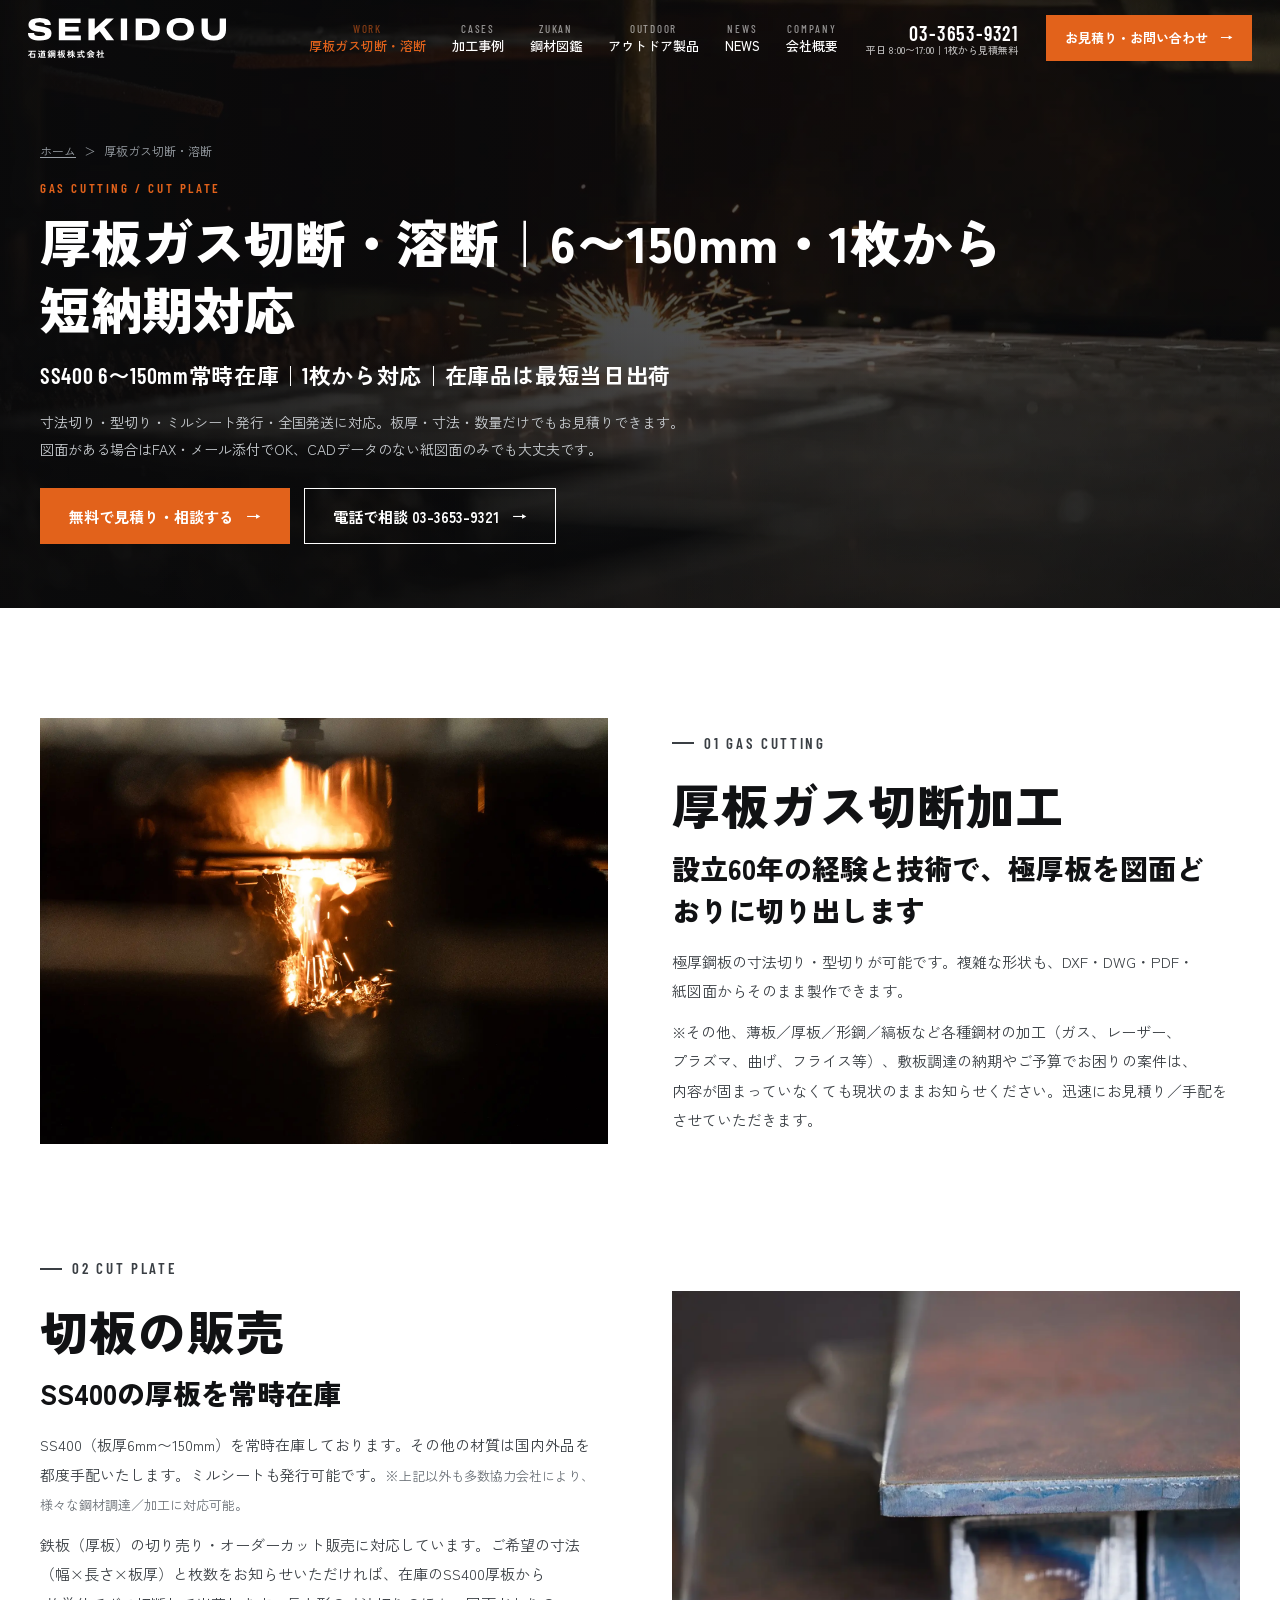
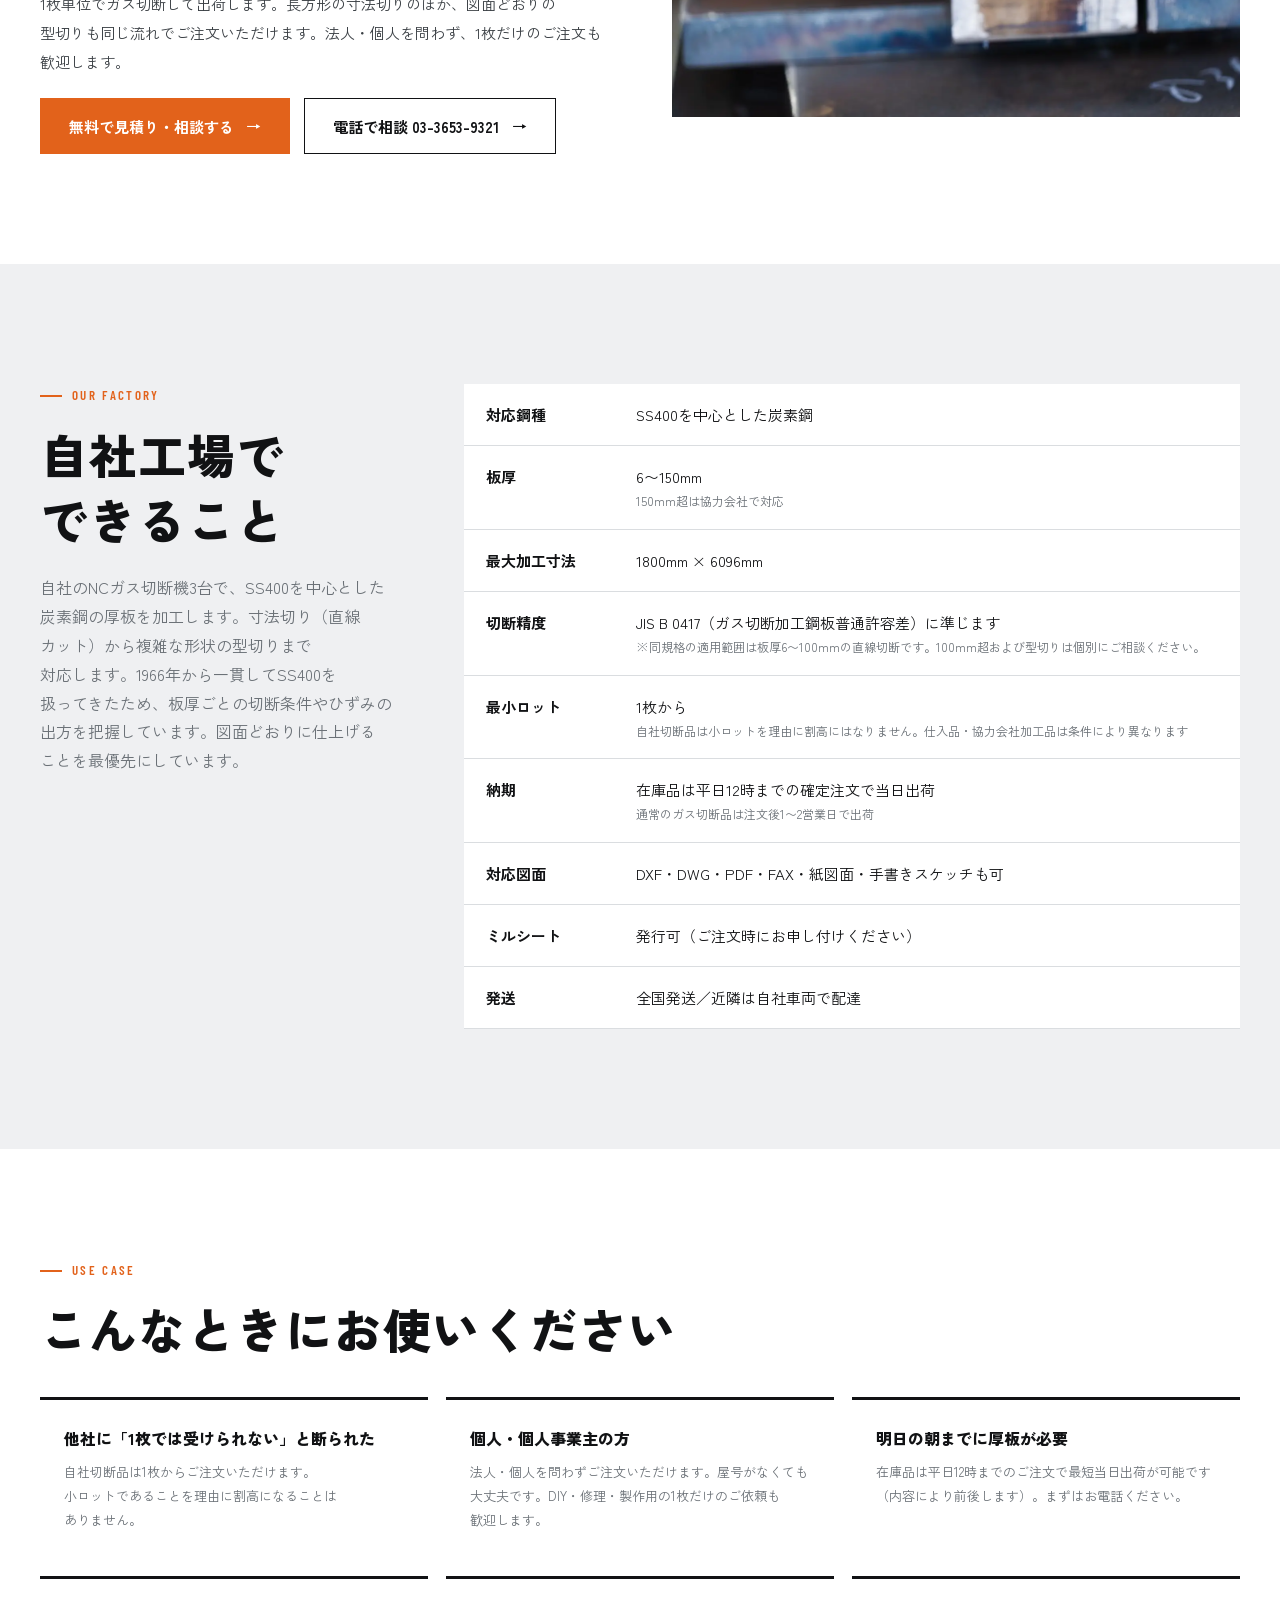
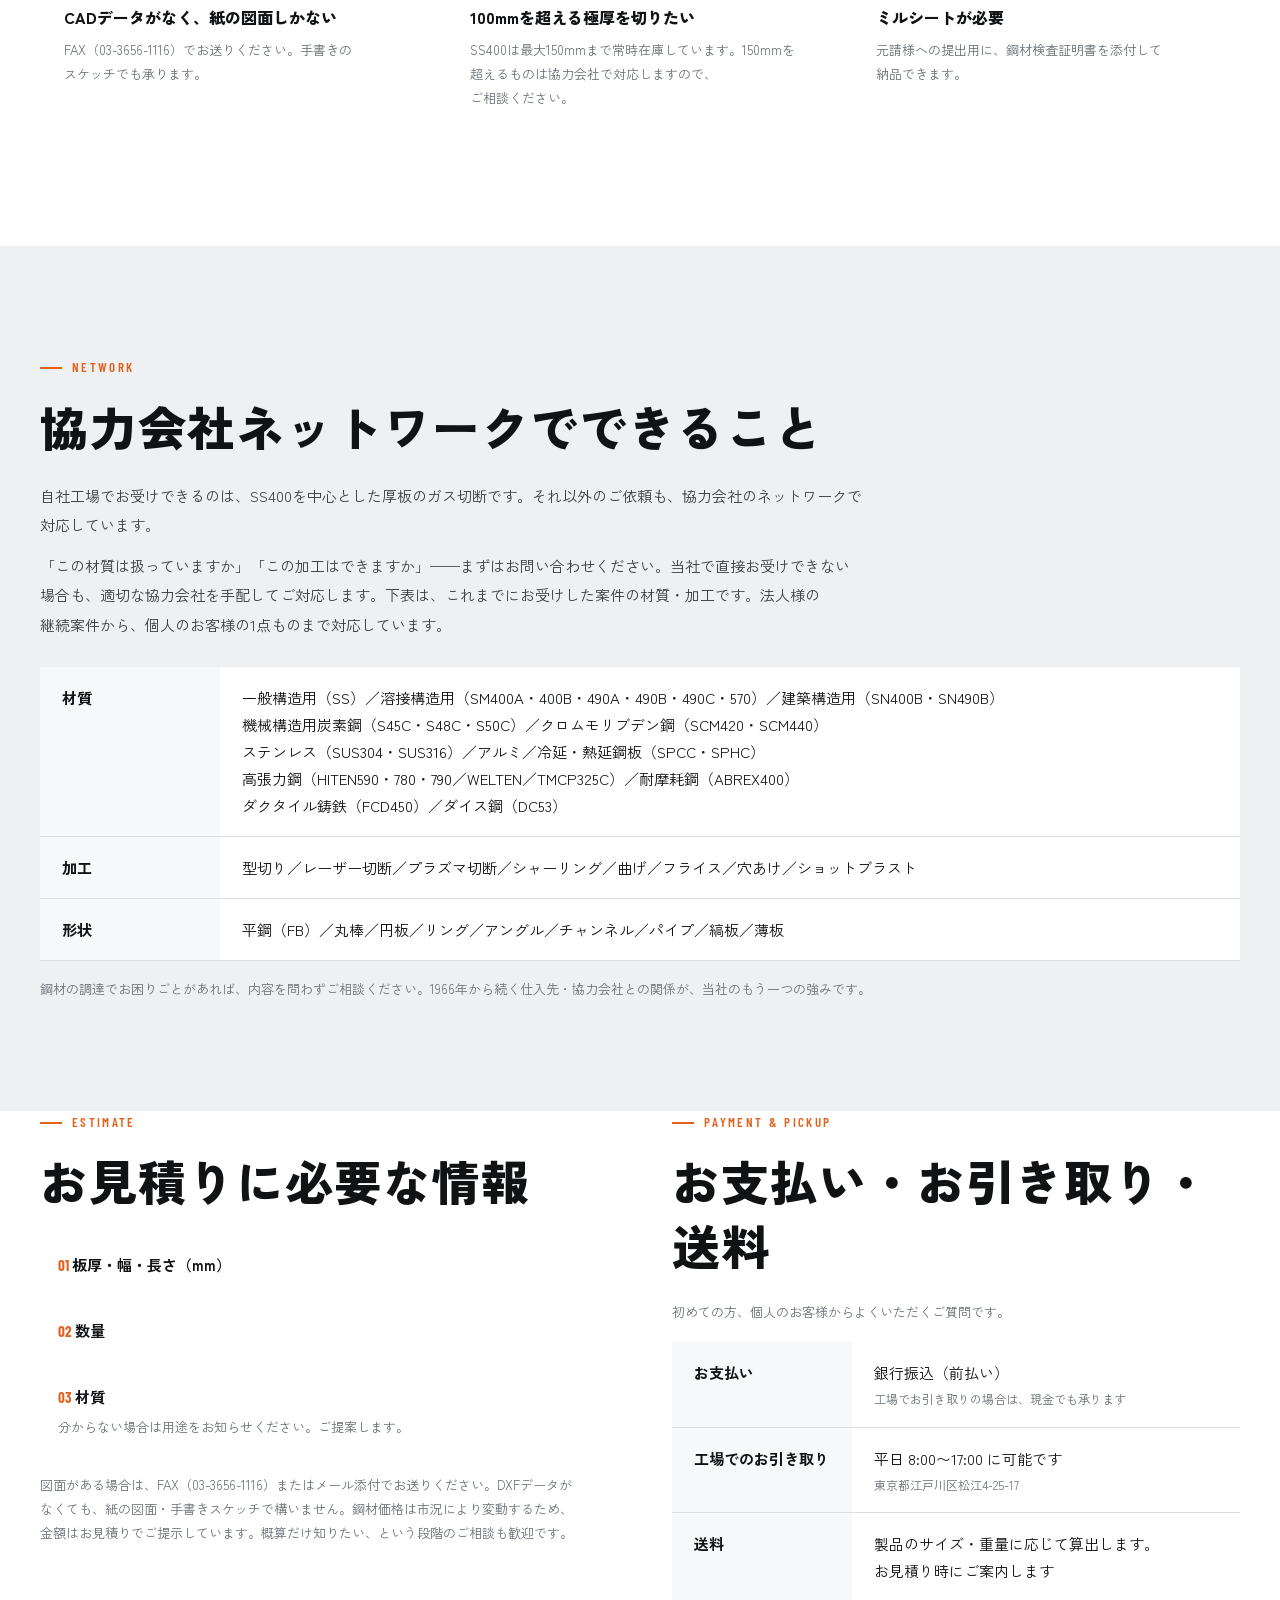
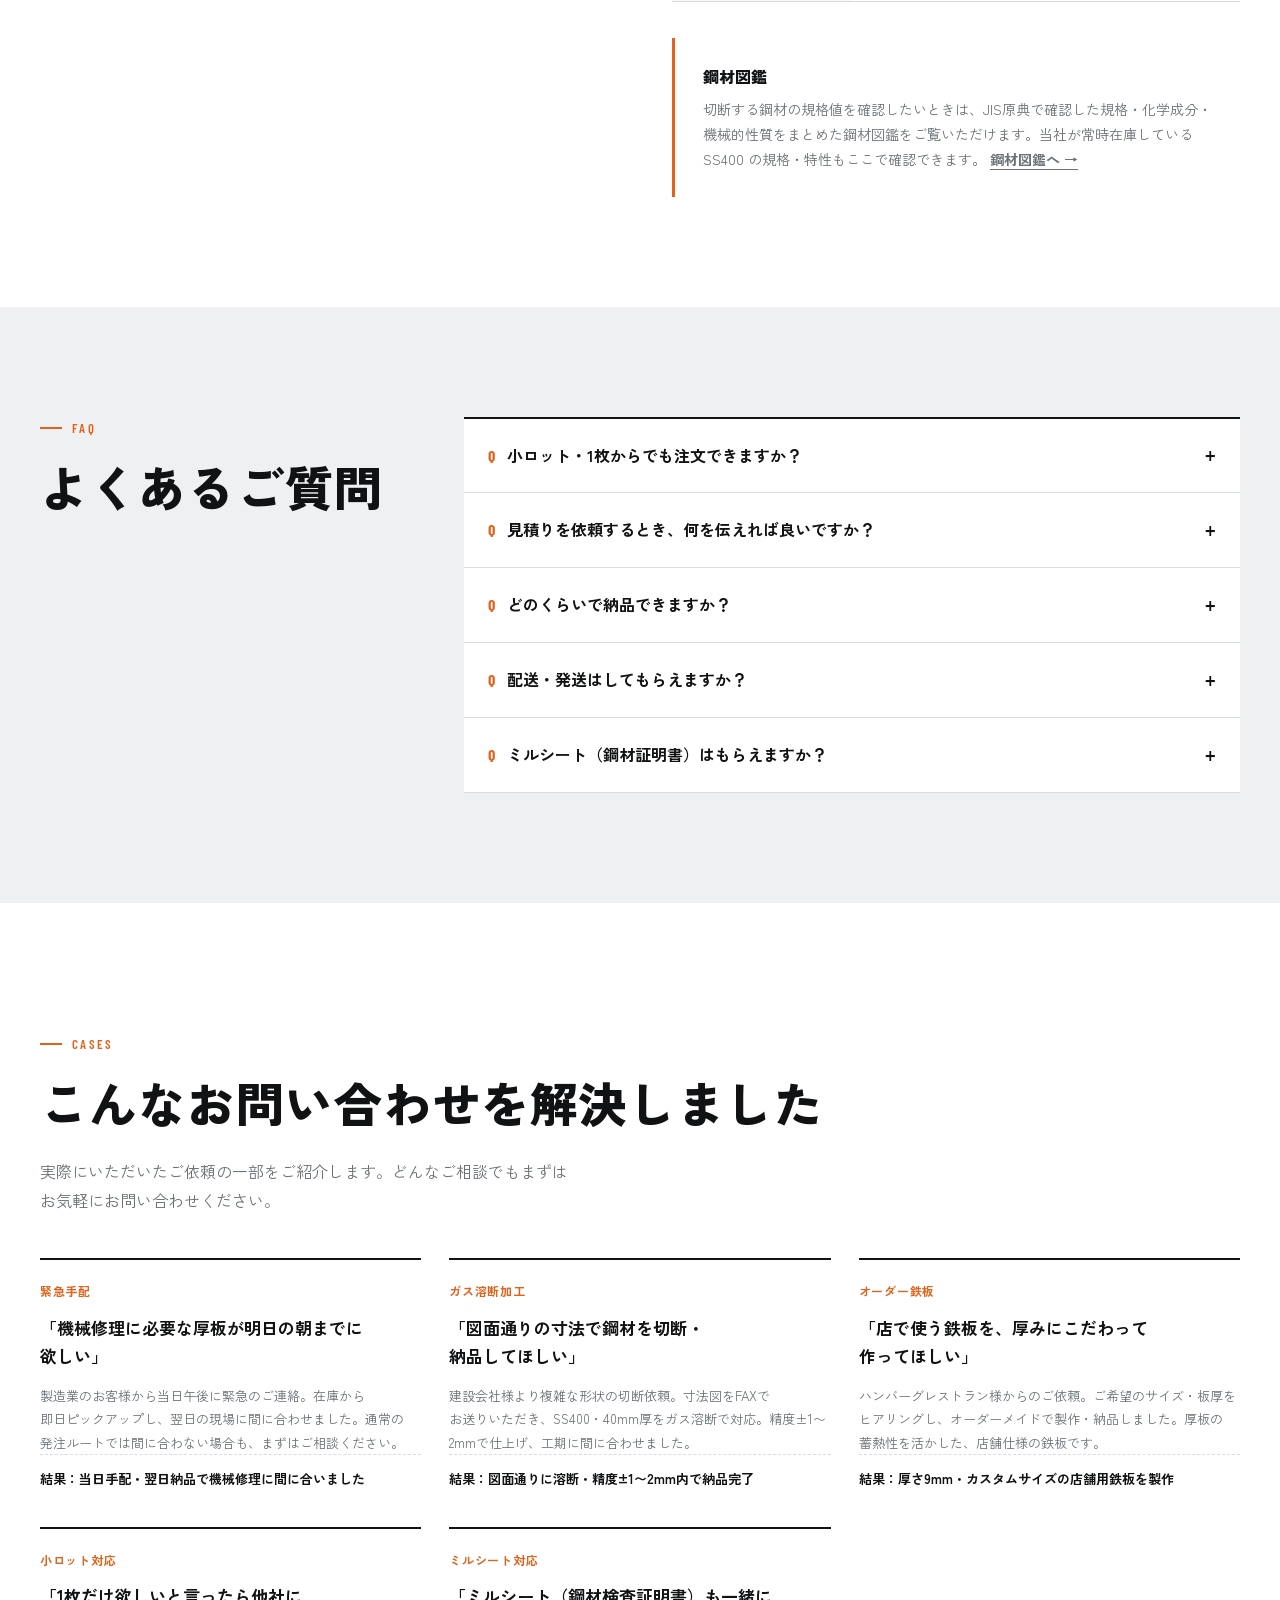
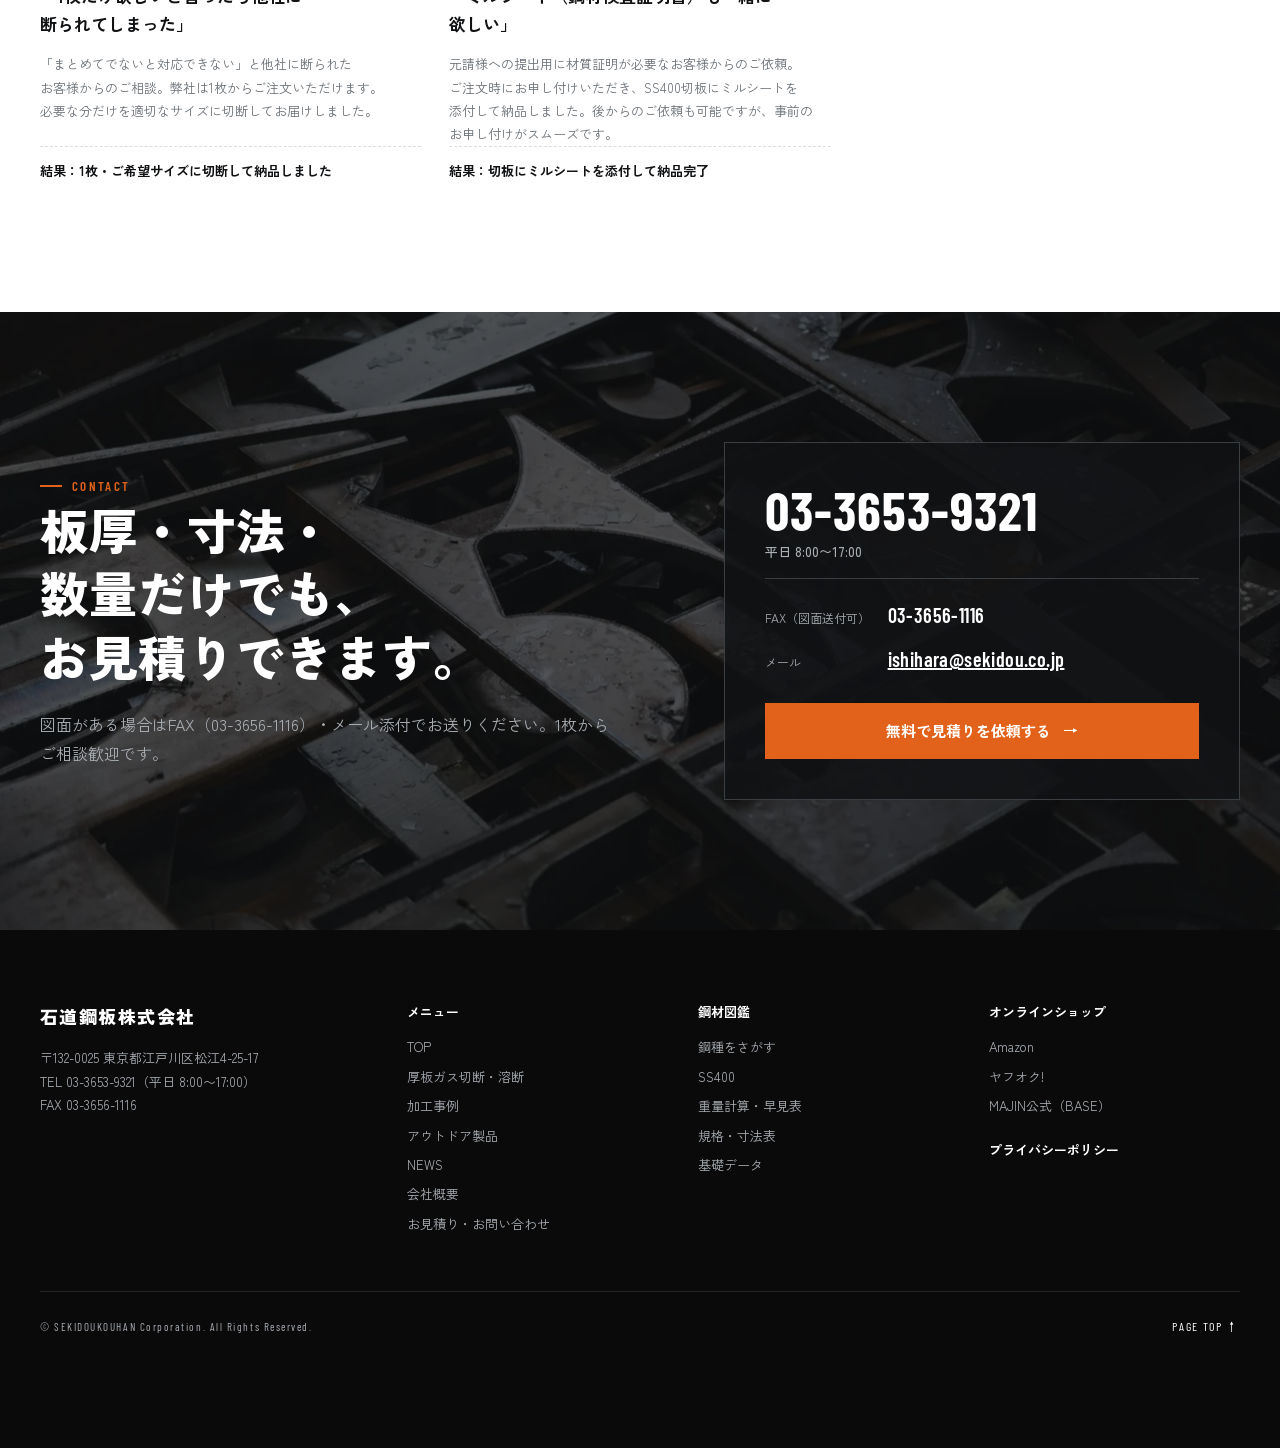
<file: renewal/work.html>
<!doctype html>
<html lang="ja"><head><meta charset="utf-8"><meta name="viewport" content="width=device-width,initial-scale=1">
<title>厚板ガス切断・溶断 - 石道鋼板株式会社</title><meta name="description" content="厚板ガス切断・溶断｜6〜150mm・1枚から短納期対応。SS400常時在庫・寸法切り・型切り・ミルシート発行・全国発送。"><meta name="robots" content="noindex">
<script>/* ▼ GA4 差し込み口：先方のGA4で測定ID（G-XXXXXXXXXX）が発行されたら、下の1か所に入れる */window.SKD_GA4_ID='';</script><script>(function(){var id=window.SKD_GA4_ID;if(!id)return;var s=document.createElement('script');s.async=true;s.src='https://www.googletagmanager.com/gtag/js?id='+id;document.head.appendChild(s);window.dataLayer=window.dataLayer||[];window.gtag=function(){dataLayer.push(arguments)};gtag('js',new Date());gtag('config',id);})();</script>
<link rel="preconnect" href="https://fonts.googleapis.com"><link rel="preconnect" href="https://fonts.gstatic.com" crossorigin>
<link href="https://fonts.googleapis.com/css2?family=Barlow+Condensed:wght@500;600;700&family=Zen+Kaku+Gothic+New:wght@400;500;700;900&display=swap" rel="stylesheet">
<link rel="stylesheet" href="site.css"><link rel="stylesheet" href="lower.css"></head><body>
<header class="hd" id="hd"><div class="hd__in">
<a class="logo" href="index.html" aria-label="石道鋼板株式会社"><img class="lg lg--w" src="assets/logo/logo_h_white.svg" alt="SEKIDOU 石道鋼板株式会社" width="198" height="40"><img class="lg lg--b" src="assets/logo/logo_h_black.svg" alt="石道鋼板株式会社" aria-hidden="true" width="198" height="40"></a>
<nav class="nav" aria-label="メインメニュー"><a href="work.html" aria-current=page style=color:var(--fire)><span>WORK</span>厚板ガス切断・溶断</a><a href="cases.html"><span>CASES</span>加工事例</a><a href="https://www.sekidou-kouhan.com/kouzai-zukan/"><span>ZUKAN</span>鋼材図鑑</a><a href="outdoor.html"><span>OUTDOOR</span>アウトドア製品</a><a href="news.html"><span>NEWS</span>NEWS</a><a href="company.html"><span>COMPANY</span>会社概要</a></nav>
<a class="hd__tel" href="tel:0336539321">03-3653-9321<small>平日 8:00〜17:00｜<wbr>1枚から<wbr>見積無料</small></a>
<a class="btn btn--fire" href="contact.html">お見積り・お問い合わせ</a>
<button class="menu" aria-label="メニュー"><i></i><i></i><i></i></button></div></header>
<main>
<section class="phero"><img src="assets/cutline.webp" alt="鋼板に引いた切断ライン"><div class="wrap">
<p class="crumb"><a href="index.html">ホーム</a><span>＞</span><span>厚板ガス切断・溶断</span></p>
<h1><span class="en">GAS CUTTING / CUT PLATE</span>厚板ガス切断・溶断｜6〜150mm・<wbr>1枚から<wbr>短納期対応</h1><p class="phero__sub">SS400 6〜150mm常時在庫｜<wbr>1枚から<wbr>対応｜在庫品は<wbr>最短<wbr>当日出荷</p><p class="phero__lead">寸法切り・型切り・ミルシート発行・全国発送に<wbr>対応。<wbr>板厚・寸法・<wbr>数量だけでも<wbr>お見積りできます。<wbr>図面が<wbr>ある<wbr>場合は<wbr>FAX・メール添付で<wbr>OK、<wbr>CADデータの<wbr>ない<wbr>紙図面のみでも<wbr>大丈夫です。</p><div class="hero__cta"><a class="btn btn--fire" href="contact.html">無料で<wbr>見積り・相談する</a><a class="btn btn--line" href="tel:0336539321">電話で<wbr>相談 03-3653-9321</a></div>
</div></section>
<section class="sec"><div class="wrap two">
<div class="ph"><img src="assets/fire_a.webp" alt="厚板鋼板のガス切断・溶断加工の様子" loading="lazy"></div>
<div class="txt"><p class="lab">01 Gas Cutting</p><h2 class="h2" style="margin-bottom:6px">厚板ガス切断加工</h2><h3 class="h3">設立60年の<wbr>経験と<wbr>技術で、<wbr>極厚板を<wbr>図面どおりに<wbr>切り出します</h3>
<p>極厚鋼板の<wbr>寸法切り・型切りが<wbr>可能です。<wbr>複雑な<wbr>形状も、<wbr>DXF・DWG・PDF・紙図面から<wbr>そのまま<wbr>製作できます。</p>
<p class="small">※その<wbr>他、<wbr>薄板／厚板／形鋼／縞板など<wbr>各種鋼材の<wbr>加工<wbr>（ガス、<wbr>レーザー、<wbr>プラズマ、<wbr>曲げ、<wbr>フライス等）、<wbr>敷板調達の<wbr>納期や<wbr>ご予算で<wbr>お困りの<wbr>案件は、<wbr>内容が<wbr>固まっていなくても<wbr>現状の<wbr>まま<wbr>お知らせ<wbr>ください。<wbr>迅速に<wbr>お見積り／手配を<wbr>させていただきます。</p></div>
</div></section>
<section class="sec"><div class="wrap two two--rev">
<div class="ph"><img src="assets/stack.webp" alt="切板の在庫棚" loading="lazy"></div>
<div class="txt"><p class="lab">02 Cut Plate</p><h2 class="h2" style="margin-bottom:6px">切板の<wbr>販売</h2><h3 class="h3">SS400の<wbr>厚板を<wbr>常時在庫</h3>
<p>SS400<wbr>（板厚6mm〜150mm）を<wbr>常時在庫して<wbr>おります。<wbr>その<wbr>他の<wbr>材質は<wbr>国内外品を<wbr>都度<wbr>手配いたします。<wbr>ミルシートも<wbr>発行可能です。<span class="small">※上記以外も<wbr>多数<wbr>協力会社に<wbr>より、<wbr>様々な<wbr>鋼材調達／加工に<wbr>対応可能。</span></p>
<p>鉄板<wbr>（厚板）の<wbr>切り売り・オーダーカット販売に<wbr>対応しています。<wbr>ご希望の<wbr>寸法<wbr>（幅×長さ×<wbr>板厚）と<wbr>枚数を<wbr>お知らせいただければ、<wbr>在庫の<wbr>SS400厚板から<wbr>1枚単位で<wbr>ガス切断して<wbr>出荷します。<wbr>長方形の<wbr>寸法切りの<wbr>ほか、<wbr>図面どおりの<wbr>型切りも<wbr>同じ<wbr>流れで<wbr>ご注文いただけます。<wbr>法人・個人を<wbr>問わず、<wbr>1枚だけの<wbr>ご注文も<wbr>歓迎します。</p>
<div class="hero__cta" style="margin-top:22px"><a class="btn btn--fire" href="contact.html">無料で<wbr>見積り・相談する</a><a class="btn btn--line" href="tel:0336539321">電話で<wbr>相談 03-3653-9321</a></div></div>
</div></section>
<section class="spec" id="spec" style="margin-top:0"><div class="wrap spec__grid">
<div><p class="lab">Our Factory</p><h2 class="h2">自社工場で<wbr>できる<wbr>こと</h2><p class="lead">自社の<wbr>NCガス切断機3台で、<wbr>SS400を<wbr>中心とした<wbr>炭素鋼の<wbr>厚板を<wbr>加工します。<wbr>寸法切り<wbr>（直線<wbr>カット）から<wbr>複雑な<wbr>形状の<wbr>型切りまで<wbr>対応します。<wbr>1966年から<wbr>一貫して<wbr>SS400を<wbr>扱ってきた<wbr>ため、<wbr>板厚ごとの<wbr>切断条件や<wbr>ひずみの<wbr>出方を<wbr>把握しています。<wbr>図面どおりに<wbr>仕上げる<wbr>ことを<wbr>最優先に<wbr>しています。</p></div>
<table>
<tr><th>対応鋼種</th><td>SS400を<wbr>中心とした<wbr>炭素鋼</td></tr>
<tr><th>板厚</th><td>6〜150mm<small>150mm超は<wbr>協力会社で<wbr>対応</small></td></tr>
<tr><th>最大加工寸法</th><td>1800mm × 6096mm</td></tr>
<tr><th>切断精度</th><td>JIS B 0417<wbr>（ガス切断加工鋼板普通許容差）に<wbr>準じます<small>※同規格の<wbr>適用範囲は<wbr>板厚6〜100mmの<wbr>直線切断です。<wbr>100mm超<wbr>および型切りは<wbr>個別に<wbr>ご相談ください。</small></td></tr>
<tr><th>最小ロット</th><td>1枚から<small>自社切断品は<wbr>小ロットを<wbr>理由に<wbr>割高には<wbr>なりません。<wbr>仕入品・協力会社加工品は<wbr>条件に<wbr>より<wbr>異なります</small></td></tr>
<tr><th>納期</th><td>在庫品は<wbr>平日12時までの<wbr>確定注文で<wbr>当日出荷<small>通常の<wbr>ガス切断品は<wbr>注文後<wbr>1〜2営業日で<wbr>出荷</small></td></tr>
<tr><th>対応図面</th><td>DXF・DWG・PDF・FAX・紙図面・手書きスケッチも可</td></tr>
<tr><th>ミルシート</th><td>発行可<wbr>（ご注文時に<wbr>お申し付けください）</td></tr>
<tr><th>発送</th><td>全国発送／近隣は<wbr>自社車両で<wbr>配達</td></tr>
</table></div></section>
<section class="sec"><div class="wrap"><p class="lab">Use Case</p><h2 class="h2">こんな<wbr>ときに<wbr>お使いください</h2><div class="cards">
<div class="card"><h4>他社に<wbr>「1枚では<wbr>受けられない」と<wbr>断られた</h4><p>自社切断品は<wbr>1枚から<wbr>ご注文いただけます。<wbr>小ロットである<wbr>ことを<wbr>理由に<wbr>割高に<wbr>なることは<wbr>ありません。</p></div>
<div class="card"><h4>個人・個人事業主の方</h4><p>法人・個人を<wbr>問わず<wbr>ご注文いただけます。<wbr>屋号が<wbr>なくても<wbr>大丈夫です。<wbr>DIY・修理・製作用の<wbr>1枚だけの<wbr>ご依頼も<wbr>歓迎します。</p></div>
<div class="card"><h4>明日の<wbr>朝までに<wbr>厚板が<wbr>必要</h4><p>在庫品は<wbr>平日12時までの<wbr>ご注文で<wbr>最短<wbr>当日出荷が<wbr>可能です<wbr>（内容に<wbr>より<wbr>前後します）。<wbr>まずは<wbr>お電話ください。</p></div>
<div class="card"><h4>CADデータが<wbr>なく、<wbr>紙の<wbr>図面しかない</h4><p>FAX<wbr>（03-3656-1116）で<wbr>お送りください。<wbr>手書きの<wbr>スケッチでも<wbr>承ります。</p></div>
<div class="card"><h4>100mmを<wbr>超える<wbr>極厚を<wbr>切りたい</h4><p>SS400は<wbr>最大150mmまで<wbr>常時在庫しています。<wbr>150mmを<wbr>超える<wbr>ものは<wbr>協力会社で<wbr>対応しますので、<wbr>ご相談ください。</p></div>
<div class="card"><h4>ミルシートが<wbr>必要</h4><p>元請様への<wbr>提出用に、<wbr>鋼材検査証明書を<wbr>添付して<wbr>納品できます。</p></div>
</div></div></section>
<section class="sec sec--mist"><div class="wrap"><p class="lab">Network</p><h2 class="h2">協力会社ネットワークで<wbr>できる<wbr>こと</h2>
<div class="txt" style="max-width:52em"><p>自社工場で<wbr>お受けできるのは、<wbr>SS400を<wbr>中心とした<wbr>厚板の<wbr>ガス切断です。<wbr>それ以外の<wbr>ご依頼も、<wbr>協力会社の<wbr>ネットワークで<wbr>対応しています。</p><p>「この<wbr>材質は<wbr>扱っていますか」<wbr>「この<wbr>加工は<wbr>できますか」<wbr>——まずは<wbr>お問い合わせ<wbr>ください。<wbr>当社で<wbr>直接<wbr>お受けできない<wbr>場合も、<wbr>適切な<wbr>協力会社を<wbr>手配して<wbr>ご対応します。<wbr>下表は、<wbr>これまでに<wbr>お受けした<wbr>案件の<wbr>材質・加工です。<wbr>法人様の<wbr>継続案件から、<wbr>個人の<wbr>お客様の<wbr>1点ものまで<wbr>対応しています。</p></div>
<table class="tbl" style="margin-top:28px">
<tr><th>材質</th><td>一般<wbr>構造用<wbr>（SS）<wbr>／溶接構造用<wbr>（SM400A・400B・490A・490B・490C・570）<wbr>／建築構造用<wbr>（SN400B・SN490B）<br>機械構造用炭素鋼<wbr>（S45C・S48C・S50C）<wbr>／クロムモリブデン鋼<wbr>（SCM420・SCM440）<br>ステンレス<wbr>（SUS304・SUS316）<wbr>／アルミ／冷延・熱延鋼板<wbr>（SPCC・SPHC）<br>高張力鋼<wbr>（HITEN590・780・790／WELTEN／TMCP325C）<wbr>／耐摩耗鋼<wbr>（ABREX400）<br>ダクタイル鋳鉄<wbr>（FCD450）<wbr>／ダイス鋼<wbr>（DC53）</td></tr>
<tr><th>加工</th><td>型切り／レーザー切断／プラズマ切断／シャーリング／曲げ／フライス／穴あけ／ショットブラスト</td></tr>
<tr><th>形状</th><td>平鋼<wbr>（FB）<wbr>／丸棒／円板／リング／アングル／チャンネル／パイプ／縞板／薄板</td></tr>
</table><p class="small" style="margin-top:16px">鋼材の<wbr>調達で<wbr>お困りごとがあれば、<wbr>内容を<wbr>問わず<wbr>ご相談ください。<wbr>1966年から<wbr>続く<wbr>仕入先・<wbr>協力会社との<wbr>関係が、<wbr>当社の<wbr>もう<wbr>一つの<wbr>強みです。</p></div></section>
<section class="sec"><div class="wrap two" style="align-items:start">
<div><p class="lab">Estimate</p><h2 class="h2">お見積りに<wbr>必要な<wbr>情報</h2><ol class="flow" style="grid-template-columns:1fr;margin-top:10px">
<li><b>板厚・幅・長さ<wbr>（mm）</b></li><li><b>数量</b></li><li><b>材質</b><p>分からない<wbr>場合は<wbr>用途を<wbr>お知らせ<wbr>ください。<wbr>ご提案します。</p></li></ol>
<p class="small" style="margin-top:16px">図面が<wbr>ある<wbr>場合は、<wbr>FAX<wbr>（03-3656-1116）<wbr>または<wbr>メール添付で<wbr>お送りください。<wbr>DXFデータが<wbr>なくても、<wbr>紙の<wbr>図面・手書きスケッチで<wbr>構いません。<wbr>鋼材価格は<wbr>市況に<wbr>より<wbr>変動する<wbr>ため、<wbr>金額は<wbr>お見積りで<wbr>ご提示しています。<wbr>概算だけ<wbr>知りたい、と<wbr>いう<wbr>段階の<wbr>ご相談も<wbr>歓迎です。</p></div>
<div><p class="lab">Payment &amp; Pickup</p><h2 class="h2">お支払い・お引き取り・送料</h2><p class="small">初めての<wbr>方、<wbr>個人の<wbr>お客様から<wbr>よく<wbr>いただく<wbr>ご質問です。</p>
<table class="tbl" style="margin-top:18px"><tr><th>お支払い</th><td>銀行振込<wbr>（前払い）<small>工場で<wbr>お引き取りの<wbr>場合は、<wbr>現金でも<wbr>承ります</small></td></tr><tr><th>工場での<wbr>お引き取り</th><td>平日 8:00〜17:00 に<wbr>可能です<small>東京都江戸川区松江4-25-17</small></td></tr><tr><th>送料</th><td>製品の<wbr>サイズ・重量に<wbr>応じて<wbr>算出します。<wbr>お見積り時に<wbr>ご案内します</td></tr></table>
<div class="box"><h4>鋼材図鑑</h4><p>切断する<wbr>鋼材の<wbr>規格値を<wbr>確認したい<wbr>ときは、<wbr>JIS原典で<wbr>確認した<wbr>規格・化学成分・機械的性質を<wbr>まとめた<wbr>鋼材図鑑を<wbr>ご覧いただけます。<wbr>当社が<wbr>常時在庫している<wbr> SS400 の<wbr>規格・<wbr>特性も<wbr>ここで<wbr>確認できます。 <a class="lnk" href="https://www.sekidou-kouhan.com/kouzai-zukan/">鋼材図鑑へ →</a></p></div></div>
</div></section>
<section class="faq" id="faq"><div class="wrap faq__grid"><div><p class="lab">FAQ</p><h2 class="h2">よく<wbr>ある<wbr>ご質問</h2></div><div class="faq__list"><details><summary>小ロット・<wbr>1枚からでも<wbr>注文できますか？</summary><p>はい、<wbr>1枚からでも<wbr>ご対応いたします。<wbr>法人・個人を<wbr>問わず<wbr>ご注文いただけます。<wbr>自社で<wbr>切断する<wbr>厚板に<wbr>ついては、<wbr>小ロットである<wbr>ことを<wbr>理由に<wbr>割高に<wbr>なることは<wbr>ありません。<wbr>仕入品や<wbr>協力会社での<wbr>加工品は<wbr>条件に<wbr>より<wbr>価格が<wbr>異なります。<wbr>まずは<wbr>ご要望の<wbr>サイズや<wbr>数量を<wbr>お気軽に<wbr>お知らせ<wbr>ください。</p></details><details><summary>見積りを<wbr>依頼する<wbr>とき、<wbr>何を<wbr>伝えれば<wbr>良いですか？</summary><p>板厚・幅・長さ<wbr>（mm）・数量を<wbr>お伝えいただければ<wbr>スムーズです。<wbr>材質が<wbr>わからない<wbr>場合は<wbr>用途を<wbr>教えていただければ<wbr>ご提案します。<wbr>図面が<wbr>ある<wbr>場合は<wbr>FAX<wbr>（03-3656-1116）<wbr>または<wbr>メール添付で<wbr>お送りください。</p></details><details><summary>どの<wbr>くらいで<wbr>納品できますか？</summary><p>在庫品は、<wbr>平日12時までに<wbr>ご注文が<wbr>確定した<wbr>場合、<wbr>当日出荷が<wbr>可能です。<wbr>通常の<wbr>ガス切断品は、<wbr>ご注文後<wbr>1〜2営業日で<wbr>出荷します。<wbr>在庫状況・数量・加工内容・<wbr>配送条件に<wbr>より<wbr>異なりますので、<wbr>お急ぎの<wbr>場合は<wbr>事前に<wbr>ご相談ください。</p></details><details><summary>配送・発送は<wbr>して<wbr>もらえますか？</summary><p>はい、<wbr>全国への<wbr>発送に<wbr>対応しています。<wbr>製品の<wbr>サイズや<wbr>重量に<wbr>応じて<wbr>運送会社を<wbr>手配します。<wbr>近隣エリアは<wbr>弊社車両での<wbr>配達も<wbr>可能な<wbr>場合が<wbr>ありますので、<wbr>お気軽に<wbr>ご相談ください。</p></details><details><summary>ミルシート<wbr>（鋼材証明書）は<wbr>もらえますか？</summary><p>はい、<wbr>ご要望の<wbr>際は<wbr>ご注文時に<wbr>お申しつけください。<wbr>後からの<wbr>依頼も<wbr>可能ですが、<wbr>確認に<wbr>時間が<wbr>かかる<wbr>場合が<wbr>ありますので、<wbr>事前に<wbr>お知らせいただけると<wbr>スムーズです。</p></details></div></div></section>
<section class="cases" id="cases"><div class="wrap"><p class="lab">Cases</p><h2 class="h2">こんな<wbr>お問い合わせを<wbr>解決しました</h2><p class="lead">実際に<wbr>いただいた<wbr>ご依頼の<wbr>一部を<wbr>ご紹介します。<wbr>どんな<wbr>ご相談でも<wbr>まずは<wbr>お気軽に<wbr>お問い合わせ<wbr>ください。</p><div class="cases__row"><div class="cs"><span class="cs__tag">緊急手配</span><q>機械修理に<wbr>必要な<wbr>厚板が<wbr>明日の<wbr>朝までに<wbr>欲しい</q><p class="cs__body">製造業の<wbr>お客様から<wbr>当日午後に<wbr>緊急の<wbr>ご連絡。<wbr>在庫から<wbr>即日ピックアップし、<wbr>翌日の<wbr>現場に<wbr>間に<wbr>合わせました。<wbr>通常の<wbr>発注ルートでは<wbr>間に<wbr>合わない<wbr>場合も、<wbr>まずは<wbr>ご相談ください。</p><p>結果：<wbr>当日手配・翌日納品で<wbr>機械修理に<wbr>間に<wbr>合いました</p></div><div class="cs"><span class="cs__tag">ガス溶断加工</span><q>図面通りの<wbr>寸法で<wbr>鋼材を<wbr>切断・納品してほしい</q><p class="cs__body">建設会社様より<wbr>複雑な<wbr>形状の<wbr>切断依頼。<wbr>寸法図を<wbr>FAXで<wbr>お送りいただき、<wbr>SS400・40mm厚を<wbr>ガス溶断で<wbr>対応。<wbr>精度<wbr>±1〜2mmで<wbr>仕上げ、<wbr>工期に<wbr>間に<wbr>合わせました。</p><p>結果：図面通りに<wbr>溶断・精度<wbr>±1〜2mm内で<wbr>納品完了</p></div><div class="cs"><span class="cs__tag">オーダー鉄板</span><q>店で<wbr>使う<wbr>鉄板を、<wbr>厚みに<wbr>こだわって<wbr>作ってほしい</q><p class="cs__body">ハンバーグレストラン様からの<wbr>ご依頼。<wbr>ご希望の<wbr>サイズ・板厚を<wbr>ヒアリングし、<wbr>オーダーメイドで<wbr>製作・納品しました。<wbr>厚板の<wbr>蓄熱性を<wbr>活かした、<wbr>店舗仕様の<wbr>鉄板です。</p><p>結果：厚さ9mm・カスタムサイズの<wbr>店舗用鉄板を<wbr>製作</p></div><div class="cs"><span class="cs__tag">小ロット対応</span><q>1枚だけ欲しいと<wbr>言ったら<wbr>他社に<wbr>断られてしまった</q><p class="cs__body">「まとめてでないと<wbr>対応できない」と<wbr>他社に<wbr>断られた<wbr>お客様からの<wbr>ご相談。<wbr>弊社は<wbr>1枚から<wbr>ご注文いただけます。<wbr>必要な<wbr>分だけを<wbr>適切な<wbr>サイズに<wbr>切断してお届けしました。</p><p>結果：1枚・ご希望サイズに<wbr>切断して<wbr>納品しました</p></div><div class="cs"><span class="cs__tag">ミルシート対応</span><q>ミルシート<wbr>（鋼材検査証明書）も<wbr>一緒に<wbr>欲しい</q><p class="cs__body">元請様への<wbr>提出用に<wbr>材質証明が<wbr>必要な<wbr>お客様からの<wbr>ご依頼。<wbr>ご注文時に<wbr>お申し付けいただき、<wbr>SS400切板に<wbr>ミルシートを<wbr>添付して<wbr>納品しました。<wbr>後からの<wbr>ご依頼も<wbr>可能ですが、<wbr>事前の<wbr>お申し付けが<wbr>スムーズです。</p><p>結果：切板に<wbr>ミルシートを<wbr>添付して<wbr>納品完了</p></div></div></div></section>
<section class="ct on-dark" id="contact"><div class="ct__img"><img src="assets/shapes.webp" alt="ガス切断で切り出した鋼板" loading="lazy"></div><div class="wrap ct__in">
<div><p class="lab">Contact</p><p class="ct__copy">板厚・寸法・<wbr>数量だけでも、<wbr>お見積りできます。</p><p class="lead" style="margin-top:22px">図面が<wbr>ある<wbr>場合は<wbr>FAX<wbr>（03-3656-1116）・メール添付で<wbr>お送りください。<wbr>1枚から<wbr>ご相談歓迎です。</p></div>
<div class="ct__box"><a class="ct__tel" href="tel:0336539321">03-3653-9321<small>平日 8:00〜17:00</small></a><dl class="ct__alt"><dt>FAX<wbr>（図面送付可）</dt><dd>03-3656-1116</dd><dt>メール</dt><dd><a href="mailto:ishihara@sekidou.co.jp" style="text-decoration:underline">ishihara@sekidou.co.jp</a></dd></dl><a class="btn btn--fire" href="contact.html">無料で<wbr>見積りを<wbr>依頼する</a></div>
</div></section>
</main>
<footer class="ft"><div class="wrap"><div class="ft__grid">
<div><p class="ft__name"><b>石道鋼板株式会社</b></p><p style="margin-top:14px">〒132-0025 <wbr>東京都江戸川区松江4-25-17<br>TEL 03-3653-9321<wbr>（平日 8:00〜17:00）<br>FAX 03-3656-1116</p></div>
<div><h5>メニュー</h5><ul><li><a href="index.html">TOP</a></li><li><a href="work.html">厚板ガス切断・溶断</a></li><li><a href="cases.html">加工事例</a></li><li><a href="outdoor.html">アウトドア製品</a></li><li><a href="news.html">NEWS</a></li><li><a href="company.html">会社概要</a></li><li><a href="contact.html">お見積り・お問い合わせ</a></li></ul></div>
<div><h5>鋼材図鑑</h5><ul><li><a href="https://www.sekidou-kouhan.com/kouzai-zukan/">鋼種を<wbr>さがす</a></li><li><a href="https://www.sekidou-kouhan.com/kouzai-zukan/g/ss400.html">SS400</a></li><li><a href="https://www.sekidou-kouhan.com/kouzai-zukan/weight.html">重量計算・早見表</a></li><li><a href="https://www.sekidou-kouhan.com/kouzai-zukan/spec/index.html">規格・寸法表</a></li><li><a href="https://www.sekidou-kouhan.com/kouzai-zukan/basics/index.html">基礎データ</a></li></ul></div>
<div><h5>オンラインショップ</h5><ul><li><a href="https://www.amazon.co.jp/s?me=A3JCD0HANLLSSQ">Amazon</a></li><li><a href="https://auctions.yahoo.co.jp/seller/5gnYYQ7zcscy5JdfzumV6URcVAzmS">ヤフオク!</a></li><li><a href="https://sekidou.thebase.in/">MAJIN公式<wbr>（BASE）</a></li></ul><h5 style="margin-top:20px"><a href="https://www.sekidou-kouhan.com/privacy-policy/">プライバシーポリシー</a></h5></div>
</div><div class="ft__bot"><p class="ft__c">© SEKIDOUKOUHAN Corporation. All Rights Reserved.</p><a class="pagetop" href="#">PAGE TOP ↑</a></div></div></footer>
<nav class="spbar" aria-label="お問い合わせ"><a href="tel:0336539321">電話する</a><a href="contact.html">お見積り・お問い合わせ</a></nav>
<script>
(()=>{const q=new URLSearchParams(location.search);if(q.has('check'))document.body.classList.add('check');
const hd=document.getElementById('hd');document.querySelector('.menu').addEventListener('click',()=>document.body.classList.toggle('menu-open'));
const t=()=>hd.classList.toggle('is-solid',scrollY>innerHeight*.35);addEventListener('scroll',t,{passive:true});t();
const io=new IntersectionObserver(es=>es.forEach(e=>{if(e.isIntersecting){e.target.classList.add('is-in');io.unobserve(e.target)}}));document.querySelectorAll('.rv').forEach(el=>q.has('static')?el.classList.add('is-in'):io.observe(el));
document.querySelectorAll('[data-copy]').forEach(b=>b.addEventListener('click',()=>{navigator.clipboard&&navigator.clipboard.writeText(b.dataset.copy);b.textContent='コピーしました'}));
const w=document.getElementById('wiz');if(w){const step=n=>{w.dataset.step=n;w.querySelectorAll('[data-s]').forEach(x=>x.hidden=x.dataset.s!=n);w.querySelectorAll('.wiz__steps li').forEach((li,i)=>li.classList.toggle('on',i+1==n));
 const ty=(w.querySelector('input[name=type]:checked')||{}).value||'steel';w.querySelectorAll('[data-for]').forEach(x=>x.hidden=!x.dataset.for.split(' ').includes(ty))};
 w.querySelectorAll('[data-go]').forEach(b=>b.addEventListener('click',e=>{e.preventDefault();step(b.dataset.go)}));step(1)}
})();
</script>
</body></html>
</file>
<file: renewal/site.css>
/* 石道鋼板 モック共通CSS（top_v3.html の <style> から書き出し 2026-10-14）。下層ページはこれ＋ lower.css を読む */

/* ===== tokens ===== 鉄黒・白・火 の3色。地は白／寒色の淡グレー／鉄黒のみ（クリーム・生成りは使わない） */
:root{
  --iron:#111214; --iron2:#1B1D20; --steel:#2C2F33; --gray:#6B7177; --line:#DADDE0; --mist:#EFF0F2; --white:#fff;
  --fire:#E2621B; --fire-d:#B9480C;
  --jp:"Zen Kaku Gothic New",system-ui,sans-serif; --en:"Barlow Condensed","Zen Kaku Gothic New",sans-serif;
  --wrap:min(1200px,calc(100% - 48px));
}
*{box-sizing:border-box;margin:0;padding:0}
html{scroll-behavior:smooth}
body{font-family:var(--jp);color:var(--iron);background:var(--white);line-height:1.8;font-size:16px;-webkit-font-smoothing:antialiased;overflow-x:hidden}
img,video{display:block;max-width:100%}
a{color:inherit;text-decoration:none}
.wrap{width:var(--wrap);margin-inline:auto}
.en{font-family:var(--en);letter-spacing:.06em;text-transform:uppercase}
.lab{font-family:var(--en);font-weight:600;font-size:13px;letter-spacing:.18em;text-transform:uppercase;color:var(--fire);display:flex;align-items:center;gap:10px}
.lab::before{content:"";width:22px;height:2px;background:currentColor}
.h2,.gauge__h,.hero__copy,.ct__copy,.co__vision{word-break:auto-phrase}.h2{font-weight:900;font-size:clamp(28px,4vw,48px);line-height:1.35;letter-spacing:.02em;margin:14px 0 22px}
.lead{color:var(--gray);max-width:36em}
.on-dark .lead{color:#A9AEB3}
.btn{display:inline-flex;align-items:center;gap:12px;height:56px;padding:0 28px;font-weight:700;font-size:15px;border:1.5px solid currentColor;transition:.25s}
.btn::after{content:"→";font-family:var(--en)}
.btn--fire{background:var(--fire);border-color:var(--fire);color:#fff}
.btn--fire:hover{background:var(--fire-d);border-color:var(--fire-d)}
.btn--line:hover{background:var(--iron);color:#fff;border-color:var(--iron)}
.on-dark .btn--line:hover{background:#fff;color:var(--iron);border-color:#fff}
.chk{display:none}
body.check .chk{display:inline-block;background:#FFE14D;color:#111;font:700 11px/1.4 var(--jp);padding:2px 6px;margin:0 4px;vertical-align:middle;letter-spacing:0}

/* ===== header ===== */
.hd{position:fixed;inset:0 0 auto;z-index:50;color:#fff;transition:background .3s,color .3s,box-shadow .3s}
.hd.is-solid{background:rgba(255,255,255,.96);color:var(--iron);box-shadow:0 1px 0 var(--line);backdrop-filter:blur(8px)}
.hd__in{display:flex;align-items:center;gap:28px;height:76px;padding:0 28px}
.logo{display:flex;flex-direction:column;line-height:1.1;margin-right:auto}
.logo b{font-weight:900;font-size:20px;letter-spacing:.12em}
.logo small{font-family:var(--en);font-size:11px;letter-spacing:.22em;opacity:.7;margin-top:4px}
.nav{display:flex;gap:26px}
.nav a{display:flex;flex-direction:column;align-items:center;line-height:1.2;font-size:13px;font-weight:500}
.nav a span{font-family:var(--en);font-size:11px;letter-spacing:.16em;opacity:.55;margin-bottom:3px}
.nav a:hover span{opacity:1;color:var(--fire)}
.hd__tel{font-family:var(--en);font-weight:600;font-size:20px;letter-spacing:.04em;line-height:1.1;text-align:right}
.hd__tel small{display:block;font-family:var(--jp);font-size:10px;font-weight:500;letter-spacing:0;opacity:.7}
.hd .btn{height:46px;padding:0 20px;font-size:14px}
.menu{display:none;width:44px;height:44px;border:0;background:none;color:inherit}
.menu i{display:block;width:24px;height:2px;background:currentColor;margin:5px auto}

/* ===== hero ===== */
.hero{position:relative;height:100svh;min-height:640px;background:var(--iron);color:#fff;overflow:hidden}
.hero video,.hero .poster{position:absolute;inset:0;width:100%;height:100%;object-fit:cover}
.hero::after{content:"";position:absolute;inset:0;background:linear-gradient(90deg,rgba(10,10,11,.86) 0%,rgba(10,10,11,.55) 45%,rgba(10,10,11,.1) 100%),linear-gradient(0deg,rgba(10,10,11,.7),transparent 40%)}
.hero__in{position:relative;z-index:2;height:100%;display:flex;flex-direction:column;justify-content:flex-end;padding:0 0 9vh}
.hero__eyebrow{font-size:14px;font-weight:500;letter-spacing:.08em;color:#C9CDD1;margin-bottom:22px}
.hero__copy{font-weight:900;font-size:clamp(46px,8.2vw,124px);line-height:1.12;letter-spacing:.01em}
.hero__copy em{font-style:normal;color:var(--fire)}
.hero h1{font-weight:700;font-size:clamp(15px,1.5vw,19px);line-height:1.7;margin:30px 0 34px;max-width:38em;color:#E7E9EB}
.hero h1 b span{white-space:nowrap}.hero h1 b{display:block;font-family:var(--en);font-weight:600;font-size:clamp(20px,2.2vw,28px);letter-spacing:.04em;color:#fff}
.hero__cta{display:flex;flex-wrap:wrap;gap:14px}
.hero__note{font-size:12px;color:#9AA0A6;margin-top:16px}
.hero__scroll{position:absolute;right:28px;bottom:9vh;z-index:2;writing-mode:vertical-rl;font-family:var(--en);font-size:12px;letter-spacing:.3em;color:#9AA0A6}
.hero__scroll::after{content:"";display:inline-block;width:1px;height:60px;background:#9AA0A6;margin-top:12px}

/* ===== promise ===== */
.promise{padding:110px 0 100px}
.promise__grid{display:grid;grid-template-columns:repeat(3,1fr);border-top:2px solid var(--iron);margin-top:44px}
.pr{padding:34px 30px 30px 0;border-right:1px solid var(--line)}
.pr+.pr{padding-left:30px}.pr:last-child{border-right:0}
.pr__num{font-family:var(--en);font-weight:700;font-size:clamp(48px,5.4vw,76px);line-height:1;letter-spacing:.01em}
.pr__num small{font-family:var(--jp);font-size:.32em;font-weight:700;margin-left:6px;letter-spacing:.02em}
.pr h3{font-size:19px;font-weight:700;margin:18px 0 8px}
.pr p{font-size:14px;color:var(--gray)}

/* ===== gauge（板厚スケール） ===== */
.gauge{position:relative;height:420vh;background:var(--iron);color:#fff}
.gauge__stick{position:sticky;top:0;height:100svh;display:grid;grid-template-columns:minmax(320px,440px) 1fr;gap:64px;align-items:center;width:var(--wrap);margin:0 auto;padding:96px 0 40px}
.gauge__h{font-weight:900;font-size:clamp(20px,2vw,26px);line-height:1.5;margin:12px 0 18px}
.gauge__read{font-family:var(--en);font-weight:700;line-height:.9;font-size:clamp(88px,9vw,140px);letter-spacing:-.01em;display:flex;align-items:baseline;gap:8px}
.gauge__read small{font-size:.28em;color:var(--fire);letter-spacing:.06em}
.gauge__kg{font-family:var(--en);font-size:17px;letter-spacing:.06em;color:#A9AEB3;margin-top:8px}
.gauge__kg b{color:#fff;font-weight:600}
.gauge__note{font-size:11px;color:#6E747A;margin-top:18px;line-height:1.7}
.gauge__stage{position:relative;margin-top:8px;height:100%;max-height:640px;align-self:stretch;--k:3.7795;--t:6}
.ruler{position:absolute;left:0;bottom:0;width:36px;height:calc(150px * var(--k));border-right:1px solid #3A3F44;
  background:repeating-linear-gradient(0deg,#3A3F44 0 1px,transparent 1px calc(10px * var(--k))) right bottom/10px 100% no-repeat}
.ruler span{position:absolute;right:16px;bottom:calc(var(--n) * 1px * var(--k));transform:translateY(50%);font-family:var(--en);font-size:11px;color:#6E747A}
.plate{position:absolute;left:52px;right:0;bottom:0;height:calc(var(--t) * 1px * var(--k));border-radius:1px;
  background:
   linear-gradient(180deg,rgba(0,0,0,.55) 0 3px,transparent 3px calc(100% - 3px),rgba(0,0,0,.6) calc(100% - 3px)),
   repeating-linear-gradient(96deg,rgba(255,255,255,.07) 0 1px,transparent 1px 4px,rgba(0,0,0,.08) 4px 5px,transparent 5px 9px),
   repeating-linear-gradient(90deg,transparent 0 37px,rgba(0,0,0,.18) 37px 39px,transparent 39px 83px),
   linear-gradient(180deg,#8D949A 0%,#5C6369 10%,#4A5056 50%,#3E4348 90%,#2A2E32 100%);
  box-shadow:0 40px 60px -30px rgba(0,0,0,.9),inset 0 1px 0 rgba(255,255,255,.35)}
.plate::after{content:"";position:absolute;right:-2px;top:0;bottom:0;width:6px;background:linear-gradient(180deg,#FFB067,var(--fire) 50%,#7A2A05);filter:blur(1.5px);box-shadow:0 0 26px 8px rgba(226,98,27,.5)}
.marks{list-style:none;margin-top:22px;border-top:1px solid #22252A}
.marks li{display:grid;grid-template-columns:48px 1fr;gap:12px;align-items:baseline;padding:6px 0;font-size:13px;line-height:1.5;color:#545A60;transition:color .3s;border-bottom:1px solid #22252A}
.marks li b{font-family:var(--en);font-size:18px;font-weight:600}
.marks li.is-on{color:#C9CDD1}.marks li.is-cur{color:#fff}.marks li.is-on b{color:var(--fire)}
.marks .tag{font-style:normal;font-size:10px;border:1px solid currentColor;padding:0 5px;margin-left:8px;white-space:nowrap}
body.static .hd{position:absolute}body.static .gauge{height:auto}body.static .gauge__stick{position:static;height:auto;min-height:900px}

/* ===== work（本業） ===== */
.work{padding:130px 0 0}
.work__top{display:grid;grid-template-columns:1.05fr 1fr;gap:64px;align-items:center}
.work__img{aspect-ratio:4/3;overflow:hidden;background:var(--iron)}
.work__img img{width:100%;height:100%;object-fit:cover}
.steps{display:grid;grid-template-columns:repeat(4,1fr);gap:20px;margin-top:90px;counter-reset:s}
.st figure{aspect-ratio:3/2;overflow:hidden;background:var(--iron)}
.st img{width:100%;height:100%;object-fit:cover;transition:transform .6s}
.st:hover img{transform:scale(1.04)}
.st h4{display:flex;gap:10px;align-items:baseline;font-size:17px;font-weight:700;margin:16px 0 4px}
.st h4::before{counter-increment:s;content:"0" counter(s);font-family:var(--en);color:var(--fire);font-size:15px}
.st p{font-size:13px;color:var(--gray)}

/* ===== spec ===== */
.spec{padding:120px 0;background:var(--mist);margin-top:130px}
.spec__grid{display:grid;grid-template-columns:360px 1fr;gap:64px}
.spec table{width:100%;border-collapse:collapse;font-size:15px;background:#fff}
.spec th,.spec td{text-align:left;padding:17px 22px;border-bottom:1px solid var(--line);vertical-align:top}
.spec th{width:150px;font-weight:700;white-space:nowrap}
.spec td small{display:block;color:var(--gray);font-size:12px}
.spec__more{display:flex;gap:12px;margin-top:28px;flex-wrap:wrap}

/* ===== cases ===== */
.cases{padding:130px 0}
.cases__row{display:grid;grid-template-columns:repeat(5,1fr);gap:16px;margin-top:44px}
.cs{border-top:2px solid var(--iron);padding-top:20px;display:flex;flex-direction:column}
.cs__tag{font-family:var(--en);font-size:12px;font-weight:600;letter-spacing:.14em;color:var(--fire)}
.cs q{display:block;font-weight:700;font-size:16px;line-height:1.65;margin:12px 0 14px;quotes:"「" "」"}
.cs p{font-size:13px;color:var(--gray);margin-top:auto;padding-top:12px;border-top:1px dashed var(--line)}

/* ===== majin ===== */
.majin{background:var(--mist);padding:0 0 130px;overflow:hidden}
.majin__hero{position:relative;height:min(86svh,760px);background:var(--iron);color:#fff;display:flex;align-items:flex-end}
.majin__hero>img{position:absolute;inset:0;width:100%;height:100%;object-fit:cover}
.majin__hero::after{content:"";position:absolute;inset:0;background:linear-gradient(0deg,rgba(10,10,11,.85),rgba(10,10,11,.05) 60%)}
.majin__hero .wrap{position:relative;z-index:2;padding-bottom:70px;display:flex;justify-content:space-between;align-items:flex-end;gap:40px}
.majin__logo{width:min(360px,60vw)}
.majin__intro{display:grid;grid-template-columns:1fr 1fr;gap:64px;padding:100px 0 60px;align-items:end}
.line{display:grid;grid-template-columns:repeat(4,1fr);gap:16px}
.ln{background:#fff}
.ln figure{aspect-ratio:1/1;overflow:hidden;background:#EEF0F3}
.ln img{width:100%;height:100%;object-fit:cover}
.ln__b{padding:20px 20px 24px}
.ln__t{font-family:var(--en);font-weight:700;font-size:26px;letter-spacing:.04em;line-height:1}
.ln__t small{font-family:var(--jp);font-size:13px;font-weight:500;margin-left:8px;color:var(--gray)}
.ln p{font-size:13px;color:var(--gray);margin-top:10px}
.majin__buy{display:flex;flex-wrap:wrap;gap:12px;align-items:center;margin-top:44px}
.majin__buy span{font-size:13px;color:var(--gray);margin-right:8px}

/* ===== zukan ===== */
.zukan{background:var(--iron2);color:#fff}
.zukan a{display:grid;grid-template-columns:auto 1fr auto;gap:40px;align-items:center;padding:56px 0}
.zukan__ttl{font-weight:900;font-size:clamp(24px,2.6vw,34px)}
.zukan__ttl span{display:block;font-family:var(--en);font-size:13px;letter-spacing:.2em;color:var(--fire);font-weight:600}
.zukan__tags{display:flex;flex-wrap:wrap;gap:8px}
.zukan__tags li{list-style:none;font-size:13px;border:1px solid #3A3F44;padding:6px 12px;color:#C9CDD1}
.zukan__go{font-family:var(--en);font-size:40px;color:var(--fire);transition:transform .3s}
.zukan a:hover .zukan__go{transform:translateX(8px)}

/* ===== company ===== */
.co{position:relative;color:#fff;background:var(--iron)}
.co__img{position:absolute;inset:0}
.co__img img{width:100%;height:100%;object-fit:cover;opacity:.45}
.co__in{position:relative;padding:150px 0 120px}
.co__vision{font-weight:900;font-size:clamp(40px,6vw,86px);line-height:1.2;margin:18px 0 26px}
.co__vals{display:flex;gap:10px;margin:28px 0 70px}
.co__vals li{list-style:none;border:1px solid rgba(255,255,255,.4);padding:6px 18px;font-weight:700;letter-spacing:.2em}
.facts{display:grid;grid-template-columns:repeat(4,1fr);border-top:1px solid rgba(255,255,255,.3)}
.fc{padding:26px 24px 0 0}
.fc b{display:block;font-family:var(--en);font-weight:700;font-size:clamp(36px,4vw,56px);line-height:1}
.fc b small{font-size:.4em;margin-left:4px}
.fc span{font-size:13px;color:#C9CDD1}
.press{background:#fff;padding:110px 0}
.press__grid{display:grid;grid-template-columns:1fr 1fr;gap:64px}
.plist{list-style:none;border-top:1px solid var(--iron)}
.plist li{display:grid;grid-template-columns:96px 1fr;gap:16px;padding:16px 0;border-bottom:1px solid var(--line);font-size:14px}
.plist time{font-family:var(--en);font-weight:600;font-size:15px;color:var(--gray);letter-spacing:.04em}
.plist .new{color:var(--fire);font-weight:700;font-size:11px;border:1px solid var(--fire);padding:0 6px;margin-right:8px}

/* ===== contact ===== */
.ct{position:relative;background:var(--iron);color:#fff;overflow:hidden}
.ct__img{position:absolute;inset:0}.ct__img img{width:100%;height:100%;object-fit:cover;opacity:.28}
.ct__in{position:relative;padding:130px 0;display:grid;grid-template-columns:1.2fr 1fr;gap:64px;align-items:center}
.ct__copy{font-weight:900;font-size:clamp(32px,4.4vw,60px);line-height:1.3}
.ct__box{background:rgba(17,18,20,.86);border:1px solid #3A3F44;padding:40px}
.ct__tel{font-family:var(--en);font-weight:700;font-size:clamp(40px,4.2vw,56px);line-height:1;letter-spacing:.02em;display:block}
.ct__tel small{display:block;font-family:var(--jp);font-size:13px;font-weight:500;color:#A9AEB3;margin-top:8px;letter-spacing:0}
.ct__fax{font-size:14px;color:#C9CDD1;margin:18px 0 26px;padding-top:18px;border-top:1px solid #3A3F44}
.ct__box .btn{width:100%;justify-content:center}

/* ===== footer ===== */
.ft{background:#0A0A0B;color:#A9AEB3;padding:70px 0 110px;font-size:13px}
.ft__grid{display:grid;grid-template-columns:1.3fr 1fr 1fr 1fr;gap:40px}
.ft h5{color:#fff;font-size:13px;margin-bottom:12px}
.ft li{list-style:none;margin:6px 0}
.ft a:hover{color:#fff}
.ft__c{margin-top:50px;font-family:var(--en);letter-spacing:.14em;font-size:11px}

/* SP menu */
body.menu-open .nav{display:flex;position:fixed;inset:62px 0 0;flex-direction:column;gap:0;background:var(--iron);color:#fff;padding:12px 24px;z-index:49}
body.menu-open .nav a{flex-direction:row;justify-content:space-between;align-items:center;padding:18px 0;border-bottom:1px solid #2C2F33;font-size:16px}
body.menu-open .nav a span{order:2;margin:0}
body.menu-open .hd{background:var(--iron);color:#fff}
/* SP bottom bar */
.spbar{display:none}

/* reveal */
.rv{opacity:0;transform:translateY(24px);transition:opacity .8s,transform .8s}
.rv.is-in{opacity:1;transform:none}

@media (max-width:1100px){
  .nav{display:none}.menu{display:block}
  .cases__row{grid-template-columns:repeat(2,1fr)}
}
@media (max-width:820px){
  :root{--wrap:calc(100% - 32px)}
  body{font-size:15px}
  .hd__in{height:62px;padding:0 12px 0 16px;gap:8px}
  .hd__tel,.hd .btn{display:none}
  .logo b{font-size:17px}
  .hero{min-height:600px}
  .hero::after{background:linear-gradient(0deg,rgba(10,10,11,.92) 0%,rgba(10,10,11,.55) 55%,rgba(10,10,11,.2) 100%)}
  .hero__in{padding-bottom:110px}
  .hero__copy{font-size:clamp(44px,13vw,64px)}
  .hero h1{margin:20px 0 24px}
  .hero__cta .btn{flex:1 1 100%;justify-content:center}
  .hero__scroll{display:none}
  .promise{padding:80px 0 70px}
  .promise__grid{grid-template-columns:1fr}
  .pr,.pr+.pr{padding:26px 0;border-right:0;border-bottom:1px solid var(--line)}
  .gauge{height:380vh}
  .gauge__stick{display:flex;flex-direction:column;gap:14px;padding:78px 0 74px}
  .gauge__h{font-size:17px;margin:6px 0 8px}
  .gauge__read{font-size:72px}
  .gauge__kg{font-size:14px}
  .gauge__note{display:none}
  .gauge__stage{flex:1;max-height:none;min-height:0}
  .marks{margin-top:10px}.marks li{padding:4px 0;font-size:12px;grid-template-columns:40px 1fr}.marks li b{font-size:16px}
  .marks li:not(.is-cur){display:none}
  body.static .gauge__stick{min-height:844px}
  .work{padding-top:90px}
  .work__top,.spec__grid,.majin__intro,.press__grid,.ct__in{grid-template-columns:1fr;gap:32px}
  .steps{grid-template-columns:repeat(2,1fr);gap:24px 14px;margin-top:56px}
  .spec{padding:80px 0;margin-top:90px}
  .spec th,.spec td{display:block;width:auto;padding:12px 16px}
  .spec th{padding-bottom:0;border-bottom:0;color:var(--fire);font-size:13px}
  .cases{padding:90px 0}.cases__row{grid-template-columns:1fr}
  .majin__hero .wrap{flex-direction:column;align-items:flex-start;padding-bottom:40px}
  .majin__intro{padding:64px 0 36px}
  .line{grid-template-columns:repeat(2,1fr);gap:10px}
  .ln__b{padding:14px}.ln__t{font-size:20px}.ln__t small{display:block;margin:6px 0 0}
  .zukan a{grid-template-columns:1fr;gap:18px;padding:44px 0}
  .zukan__go{display:none}
  .co__in{padding:100px 0 80px}
  .facts{grid-template-columns:repeat(2,1fr)}.fc{padding-bottom:20px}
  .press{padding:80px 0}
  .plist li{grid-template-columns:1fr;gap:2px}
  .ct__in{padding:90px 0}.ct__box{padding:28px 22px}
  .ft__grid{grid-template-columns:1fr 1fr}.ft__grid>div:first-child{grid-column:1/-1}
  .spbar{display:grid;grid-template-columns:1fr 1fr;position:fixed;inset:auto 0 0;z-index:60;height:58px;font-weight:700;font-size:15px}
  .spbar a{display:flex;align-items:center;justify-content:center;gap:8px;background:var(--iron);color:#fff}
  .spbar a+a{background:var(--fire)}
}
@media (prefers-reduced-motion:reduce){
  .rv{opacity:1;transform:none;transition:none}
  .gauge{height:auto}.gauge__stick{position:static;height:auto;padding:110px 0}
  .marks li{color:#fff}.marks li:not(.is-cur){display:grid}
}

/* ===== v2 追加（現行サイトの要素を全部入れるための部品） ===== */
.logo img{height:32px;width:auto;transition:filter .3s}
.hd.is-solid .logo img{filter:brightness(0)}
body.menu-open .hd .logo img{filter:none}
.hd .btn{padding:0 18px;font-size:13px}
.hero__in{padding-bottom:calc(9vh + 56px)}
.hero h1{margin:28px 0 14px}
.hero h1 b{font-family:var(--jp);font-weight:700;font-size:clamp(17px,1.7vw,22px);letter-spacing:.04em;color:#E7E9EB}
.h1sub{display:block;font-family:var(--en);font-weight:600;font-size:clamp(20px,2.3vw,30px);letter-spacing:.03em;color:#fff;margin-top:4px}
.h1sub span{white-space:nowrap;display:inline-block}
.hero__sub{font-size:13px;line-height:1.9;color:#B9BEC3;margin-bottom:28px;max-width:48em}
.ticker{position:absolute;left:0;right:0;bottom:0;z-index:3;height:56px;display:flex;align-items:center;gap:18px;padding:0 max(24px,calc((100% - 1200px)/2));background:rgba(10,10,11,.72);color:#E1E4E7;font-size:13px;border-top:1px solid rgba(255,255,255,.08)}
.ticker b{font-family:var(--en);font-size:12px;letter-spacing:.18em;color:var(--fire)}
.ticker time{font-family:var(--en);color:#9AA0A6;letter-spacing:.04em}
.ticker span{flex:1;min-width:0;overflow:hidden;text-overflow:ellipsis;white-space:nowrap}
.ticker i{font-style:normal;font-family:var(--en)}
.hero__scroll{bottom:calc(9vh + 56px)}
/* 数字の帯 */
.nums{border-bottom:1px solid var(--line)}
.nums__row{display:grid;grid-template-columns:repeat(5,1fr)}
.nm{padding:46px 18px 42px;border-right:1px solid var(--line);text-align:center}
.nm:last-child{border-right:0}
.nm b{display:block;font-family:var(--en);font-weight:700;font-size:clamp(30px,3.3vw,48px);line-height:1.05;letter-spacing:.01em}
.nm b small{font-size:.42em;margin-left:3px;font-family:var(--jp);font-weight:700}
.nm span{display:block;font-size:13px;color:var(--gray);margin-top:8px}
/* 事業概要 */
.biz{padding:130px 0 0}
.biz__row{display:grid;grid-template-columns:repeat(3,1fr);gap:28px;margin-top:40px}
.bz{display:flex;flex-direction:column}
.bz figure{aspect-ratio:4/3;overflow:hidden;background:var(--iron)}
.bz img{width:100%;height:100%;object-fit:cover;transition:transform .6s}
.bz:hover img{transform:scale(1.04)}
.bz__no{font-family:var(--en);font-weight:600;color:var(--fire);letter-spacing:.12em;margin-top:22px;font-size:14px}
.bz h3{font-size:23px;font-weight:900;margin:2px 0 6px}
.bz__catch{font-weight:700;font-size:15px;margin-bottom:10px}
.bz p:not(.bz__no):not(.bz__catch){font-size:14px;color:var(--gray);line-height:1.85}
.bz__more{margin-top:auto;padding-top:18px;font-weight:700;font-size:14px;display:inline-flex;gap:10px;border-bottom:1.5px solid var(--iron);align-self:flex-start;padding-bottom:4px}
.bz__more::after{content:"→";font-family:var(--en);color:var(--fire)}
.sub{font-size:clamp(22px,2.4vw,30px);font-weight:900;margin:110px 0 0}
.biz .steps{margin-top:30px}
/* 仕様 */
.when{list-style:none;margin:26px 0 0;border-top:1px solid var(--line)}
.when li{font-size:14px;font-weight:500;padding:10px 0 10px 22px;border-bottom:1px solid var(--line);position:relative}
.when li::before{content:"";position:absolute;left:2px;top:50%;width:10px;height:2px;background:var(--fire)}
.net{margin-top:20px;font-size:13px;color:var(--gray);line-height:1.8;background:#fff;padding:18px 22px;border-left:3px solid var(--iron)}
.net b{display:block;color:var(--iron);font-size:14px;margin-bottom:4px}
.net a{text-decoration:underline;color:var(--iron);margin-left:6px}
/* 事例 */
.cases__row{grid-template-columns:repeat(3,1fr);gap:36px 28px}
.cs q{font-size:17px}
.cs .cs__body{margin:0;padding:0;border:0;font-size:13px;color:var(--gray);line-height:1.8}
.cs p:last-child{font-weight:700;color:var(--iron);font-size:13px}
.cs__tag{font-family:var(--jp);letter-spacing:.06em}
/* FAQ */
.faq{background:var(--mist);padding:110px 0}
.faq__grid{display:grid;grid-template-columns:360px 1fr;gap:64px}
.faq__list{border-top:2px solid var(--iron)}
.faq details{border-bottom:1px solid var(--line);background:#fff}
.faq summary{list-style:none;cursor:pointer;font-weight:700;font-size:16px;padding:22px 56px 22px 24px;position:relative}
.faq summary::-webkit-details-marker{display:none}
.faq summary::before{content:"Q";font-family:var(--en);color:var(--fire);margin-right:12px}
.faq summary::after{content:"+";position:absolute;right:24px;top:50%;transform:translateY(-50%);font-family:var(--en);font-size:24px;font-weight:500;transition:transform .3s}
.faq details[open] summary::after{transform:translateY(-50%) rotate(45deg)}
.faq details p{padding:0 24px 24px 50px;font-size:14px;color:var(--gray)}
.faq__more{display:inline-block;margin-top:22px;font-weight:700;font-size:14px;border-bottom:1.5px solid var(--iron)}
/* 鋼材図鑑 */
.zukan__in{display:grid;grid-template-columns:auto 1fr;gap:18px 56px;align-items:center;padding:60px 0}
.zukan__lead{font-size:14px;color:#A9AEB3;max-width:44em}
.zukan__tags{grid-column:1/-1;display:flex;flex-wrap:wrap;gap:10px}
.zukan__tags li{border:0;padding:0}
.zukan .zukan__tags a{display:block;padding:10px 18px;border:1px solid #3A3F44;font-size:14px;color:#E1E4E7;transition:.25s}
.zukan .zukan__tags a:hover{border-color:var(--fire);color:#fff}
/* 会社 */
.mvv{display:grid;grid-template-columns:repeat(3,1fr);gap:28px;margin:36px 0 70px}
.mvv>div{border-top:1px solid rgba(255,255,255,.35);padding-top:18px}
.mvv b{font-family:var(--en);font-weight:600;font-size:13px;letter-spacing:.2em;color:var(--fire)}
.mvv p{font-weight:700;font-size:15px;line-height:1.8;margin-top:8px}
/* CTA */
.ct__copy{font-size:clamp(30px,3.8vw,52px)}
.ct__alt{display:grid;grid-template-columns:auto 1fr;gap:8px 18px;margin:20px 0 26px;padding-top:18px;border-top:1px solid #3A3F44;align-items:baseline}
.ct__alt dt{font-size:12px;color:#A9AEB3}
.ct__alt dd{font-family:var(--en);font-size:20px;font-weight:600;letter-spacing:.02em}
/* フッター */
.ft__bot{display:flex;justify-content:space-between;align-items:center;margin-top:50px;padding-top:24px;border-top:1px solid #22252A}
.ft__bot .ft__c{margin:0}
.pagetop{font-family:var(--en);letter-spacing:.14em;font-size:12px;color:#fff}
@media (max-width:820px){
  .hd .btn{display:none}
  .logo img{height:26px}
  .hero__in{padding-bottom:150px}
  .ticker{bottom:58px;height:48px;padding:0 16px;gap:12px}
  .ticker time{display:none}
  .hero h1{margin:18px 0 10px}
  .hero__sub{font-size:12px;margin-bottom:20px}
  .nums__row{grid-template-columns:1fr 1fr}
  .nm{padding:26px 8px;border-bottom:1px solid var(--line)}
  .nm:nth-child(2n){border-right:0}
  .nm:last-child{grid-column:1/-1;border-bottom:0}
  .biz{padding-top:90px}
  .biz__row{grid-template-columns:1fr;gap:48px}
  .sub{margin-top:80px}
  .cases__row{grid-template-columns:1fr}
  .faq{padding:80px 0}
  .faq__grid{grid-template-columns:1fr;gap:20px}
  .faq summary{font-size:15px;padding:18px 48px 18px 16px}
  .faq details p{padding:0 16px 18px 38px}
  .zukan__in{grid-template-columns:1fr;padding:48px 0}
  .mvv{grid-template-columns:1fr;gap:18px;margin:28px 0 50px}
  .ft__bot{flex-direction:column;gap:14px;align-items:flex-start}
}
.mj-catch{font-weight:900;font-size:clamp(24px,3vw,40px);line-height:1.5;margin:10px 0 36px}
.feat{display:grid;grid-template-columns:repeat(3,1fr);gap:20px}
.ft3{background:#fff}
.ft3 figure{aspect-ratio:4/3;overflow:hidden;background:#fff}
.ft3 img{width:100%;height:100%;object-fit:contain}
.ft3 h4{font-size:18px;font-weight:900;padding:18px 20px 6px}
.ft3 p{font-size:13px;color:var(--gray);padding:0 20px 22px;line-height:1.85}
.mj-note{font-size:12px;color:var(--gray);margin-top:12px}
@media (max-width:820px){.feat{grid-template-columns:1fr}.mj-catch{font-size:24px}}

/* v6 ロゴの組み合わせ（2026-10-20） */
.lockup{flex-direction:row!important;align-items:center;gap:12px}
.lockup img{width:40px;height:auto;filter:none!important;border-radius:2px}
.lockup span{display:flex;flex-direction:column;line-height:1.1}
.lockup b{font-weight:900;font-size:21px;letter-spacing:.14em}
.lockup small{font-family:var(--en);font-size:10.5px;letter-spacing:.24em;opacity:.7;margin-top:4px}
.ft__name{display:flex;align-items:center;gap:14px}
.ft__name img{width:44px;height:auto;border-radius:2px}
.ft__name span{display:flex;flex-direction:column;line-height:1.3}
.ft__name b{color:#fff;font-size:18px;font-weight:900;letter-spacing:.08em}
.ft__name small{font-family:var(--en);font-size:11px;letter-spacing:.16em;opacity:.7}
@media (max-width:820px){.lockup img{width:34px}.lockup b{font-size:18px}.lockup small{font-size:9px}}

/* v7 生成文字ロゴ（2026-10-20） */
.logo img.wm{height:34px;width:auto}
@media (max-width:820px){.logo img.wm{height:26px}}

/* v9 MAJIN 4モデルのカード */
.ln__t--jp{font-family:var(--jp)!important;font-size:16px!important;font-weight:900;letter-spacing:.02em!important;line-height:1.45!important}
.ln__t--jp span{font-family:var(--en);font-size:1.15em;letter-spacing:.04em}
.ln__b p{margin-top:8px}
.ln__price{font-family:var(--en);font-weight:700;font-size:22px;color:var(--iron)!important;letter-spacing:.02em}
.ln__price small{font-family:var(--jp);font-size:11px;font-weight:500;color:var(--gray);margin-left:2px}

/* v10 */
.feat__lab{font-weight:900;font-size:15px;margin:0 0 14px;padding-left:12px;border-left:3px solid var(--fire)}

/* v12 本番ロゴ（横組み・白／黒） */
.logo .lg{height:40px;width:auto;filter:none!important}
.logo .lg--b{display:none}
.hd.is-solid .logo .lg--w{display:none}.hd.is-solid .logo .lg--b{display:block}
body.menu-open .hd .logo .lg--w{display:block}body.menu-open .hd .logo .lg--b{display:none}
@media (max-width:820px){.logo .lg{height:34px}}

/* v13 石原様HP確認（2026-10-29） */
.hero{height:auto;min-height:max(100svh,640px);display:flex;flex-direction:column}
.hero__in{height:auto;flex:1 0 auto;padding-top:calc(76px + 44px)}
.hero__copy{font-size:min(clamp(44px,6.6vw,100px),10.5svh)}
@media (max-width:820px){.hero__in{padding-top:calc(62px + 36px)}.hero__copy{font-size:min(clamp(40px,11.5vw,56px),8.4svh)}}
body{word-break:keep-all;overflow-wrap:break-word;line-break:strict}
.nm b,.fc b,.ln__price{white-space:nowrap}
.ln__catch{margin-top:8px;font-weight:700;font-size:14px;line-height:1.6;color:var(--iron)!important;padding-left:14px;position:relative}
.ln__catch::before{content:"";position:absolute;left:0;top:.5em;width:8px;height:8px;background:var(--fire)}
</file>
<file: renewal/lower.css>
/* 石道鋼板 下層ページ用（site.css の上に重ねる）2026-10-14 */
.phero{position:relative;min-height:min(62svh,560px);background:var(--iron);color:#fff;display:flex;align-items:flex-end;overflow:hidden}
.phero>img{position:absolute;inset:0;width:100%;height:100%;object-fit:cover;opacity:.55}
.phero::after{content:"";position:absolute;inset:0;background:linear-gradient(90deg,rgba(10,10,11,.88),rgba(10,10,11,.35) 70%),linear-gradient(0deg,rgba(10,10,11,.6),transparent 50%)}
.phero .wrap{position:relative;z-index:2;padding:140px 0 64px}
.crumb{font-size:12px;color:#9AA0A6;margin-bottom:18px;display:flex;gap:8px;flex-wrap:wrap}
.crumb a{text-decoration:underline}
.phero h1{font-weight:900;font-size:clamp(28px,4vw,52px);line-height:1.3;word-break:auto-phrase}
.phero .en{display:block;font-family:var(--en);font-weight:600;font-size:13px;letter-spacing:.2em;color:var(--fire);margin-bottom:12px}
.phero__sub{font-family:var(--en);font-weight:600;font-size:clamp(17px,1.8vw,22px);margin-top:14px;letter-spacing:.03em}
.phero__lead{font-size:14px;color:#C9CDD1;margin-top:14px;max-width:46em;line-height:1.9}
.phero .hero__cta{margin-top:26px}
.sec{padding:110px 0}
.sec--mist{background:var(--mist)}
.sec--dark{background:var(--iron);color:#fff}
.sec+.sec:not(.sec--mist):not(.sec--dark){padding-top:0}
.two{display:grid;grid-template-columns:1fr 1fr;gap:64px;align-items:center}
.two--rev>:first-child{order:2}
.ph{aspect-ratio:4/3;overflow:hidden;background:var(--iron)}
.ph img{width:100%;height:100%;object-fit:cover}
.ph--w{background:#fff}.ph--w img{object-fit:contain}
.h3{font-weight:900;font-size:clamp(20px,2.2vw,28px);line-height:1.5;margin:10px 0 16px;word-break:auto-phrase}
.txt p{font-size:15px;color:#3A3F44;line-height:1.95}
.txt p+p{margin-top:12px}
.small{font-size:13px;color:var(--gray);line-height:1.85}
.tbl{width:100%;border-collapse:collapse;font-size:15px;background:#fff}
.tbl th,.tbl td{text-align:left;padding:17px 22px;border-bottom:1px solid var(--line);vertical-align:top}
.tbl th{width:180px;font-weight:700;white-space:nowrap;background:#F7F8F9}
.tbl td small{display:block;color:var(--gray);font-size:12px;margin-top:2px}
.cards{display:grid;grid-template-columns:repeat(3,1fr);gap:18px;margin-top:36px}
.card{background:#fff;padding:26px 24px;border-top:3px solid var(--iron)}
.sec--mist .card{background:#fff}
.card h4{font-size:16px;font-weight:900;line-height:1.6;margin-bottom:8px}
.card p{font-size:13px;color:var(--gray);line-height:1.85}
.card .num{font-family:var(--en);font-weight:700;color:var(--fire);font-size:14px;letter-spacing:.1em;display:block;margin-bottom:6px}
.flow{list-style:none;display:grid;grid-template-columns:repeat(4,1fr);gap:18px;margin-top:36px;counter-reset:f}
.flow li{position:relative;background:#fff}
.flow figure{aspect-ratio:3/2;overflow:hidden;background:var(--iron)}
.flow img{width:100%;height:100%;object-fit:cover}
.flow b{display:block;padding:16px 18px 4px;font-size:15px}
.flow b::before{counter-increment:f;content:"0" counter(f) " ";font-family:var(--en);color:var(--fire)}
.flow p{padding:0 18px 18px;font-size:13px;color:var(--gray);line-height:1.8}
.gal{display:grid;grid-template-columns:repeat(3,1fr);gap:22px;margin-top:36px}
.gal figure{background:#fff}
.gal .im{aspect-ratio:3/2;overflow:hidden;background:var(--iron)}
.gal img{width:100%;height:100%;object-fit:cover}
.gal figcaption{padding:16px 18px 20px;font-size:14px;font-weight:700;line-height:1.7}
.gal figcaption small{display:block;font-weight:400;color:var(--gray);font-size:12px;margin-top:4px}
.box{background:#fff;border-left:3px solid var(--fire);padding:24px 28px;margin-top:36px}
.box h4{font-size:16px;font-weight:900;margin-bottom:6px}
.box p{font-size:14px;color:var(--gray)}
.box a.lnk,.lnk{font-weight:700;border-bottom:1.5px solid currentColor}
.ul{list-style:none;margin-top:18px;border-top:1px solid var(--line)}
.ul li{padding:12px 0 12px 22px;border-bottom:1px solid var(--line);font-size:14px;line-height:1.8;position:relative}
.ul li::before{content:"";position:absolute;left:2px;top:22px;width:10px;height:2px;background:var(--fire)}
.on-dark .ul,.sec--dark .ul{border-color:#2C2F33}.sec--dark .ul li{border-color:#2C2F33;color:#D3D6D9}
.mapf{aspect-ratio:16/9;background:#DADDE0}
.mapf iframe{width:100%;height:100%;border:0;filter:grayscale(1)}
.vid{aspect-ratio:16/9;background:#000}.vid video{width:100%;height:100%}
.buy{display:flex;flex-wrap:wrap;gap:12px;margin-top:22px}
.jump{display:flex;flex-wrap:wrap;gap:8px;margin-top:22px}
.jump a{font-size:13px;border:1px solid rgba(255,255,255,.35);padding:7px 14px}
/* お問い合わせ */
.how{display:grid;grid-template-columns:repeat(3,1fr);gap:18px}
.how>div{background:#fff;padding:28px 26px;border-top:3px solid var(--iron)}
.how b{display:block;font-size:13px;color:var(--gray);font-weight:500}
.how .big{font-family:var(--en);font-weight:700;font-size:30px;letter-spacing:.02em;display:block;margin:6px 0 14px;word-break:break-all}
.how .big.sm{font-size:21px}
.how .btn{width:100%;justify-content:center;height:48px}
.wiz{background:#fff;padding:44px;margin-top:40px}
.wiz__steps{display:flex;gap:0;margin-bottom:34px;border-bottom:1px solid var(--line)}
.wiz__steps li{list-style:none;flex:1;padding:12px 0;font-size:14px;font-weight:700;color:#9AA0A6;border-bottom:3px solid transparent;margin-bottom:-1px}
.wiz__steps li.on{color:var(--iron);border-color:var(--fire)}
.types{display:grid;grid-template-columns:repeat(4,1fr);gap:12px}
.types label{display:block;border:1.5px solid var(--line);padding:20px 18px;cursor:pointer;transition:.2s}
.types input{position:absolute;opacity:0}
.types label:has(input:checked){border-color:var(--fire);box-shadow:inset 0 0 0 1px var(--fire)}
.types b{display:block;font-size:15px}
.types span{font-size:12px;color:var(--gray)}
.fgrid{display:grid;grid-template-columns:200px 1fr;gap:0;border-top:1px solid var(--line)}
.fgrid>label,.fgrid>.lab2{padding:18px 0;border-bottom:1px solid var(--line);font-weight:700;font-size:14px}
.fgrid>div{padding:12px 0;border-bottom:1px solid var(--line)}
.fgrid em{font-style:normal;font-size:11px;padding:1px 6px;margin-left:8px;border:1px solid #9AA0A6;color:#6B7177;font-weight:500}
.fgrid em.req{border-color:var(--fire);color:var(--fire)}
.fgrid input[type=text],.fgrid input[type=email],.fgrid input[type=tel],.fgrid input[type=number],.fgrid select,.fgrid textarea{font:inherit;font-size:15px;border:1px solid #C9CDD1;padding:10px 12px;width:100%;max-width:520px;background:#fff}
.fgrid textarea{min-height:120px}
.chips{display:flex;flex-wrap:wrap;gap:8px}
.chips label{border:1px solid #C9CDD1;padding:7px 14px;font-size:14px;cursor:pointer}
.chips input{margin-right:6px}
.size{display:flex;align-items:center;gap:8px;flex-wrap:wrap}.size input{width:110px!important}
.hint{font-size:12px;color:var(--gray);margin-top:6px}
.wiz__nav{display:flex;justify-content:space-between;gap:12px;margin-top:30px}
.fsub{font-size:15px;font-weight:900;margin:34px 0 12px}
.newslist{list-style:none;border-top:2px solid var(--iron)}
.newslist li{display:grid;grid-template-columns:120px 110px 1fr;gap:18px;padding:22px 0;border-bottom:1px solid var(--line);align-items:baseline}
.newslist time{font-family:var(--en);font-weight:600;color:var(--gray)}
.newslist .cat{font-size:11px;border:1px solid var(--iron);padding:1px 8px;justify-self:start}
@media (max-width:820px){
  .phero .wrap{padding:110px 0 44px}
  .sec{padding:72px 0}
  .two{grid-template-columns:1fr;gap:28px}.two--rev>:first-child{order:0}
  .tbl th,.tbl td{display:block;width:auto;padding:12px 16px}.tbl th{border-bottom:0;padding-bottom:0;background:#fff;color:var(--fire);font-size:13px}
  .cards,.gal,.how{grid-template-columns:1fr}
  .flow{grid-template-columns:1fr 1fr}
  .wiz{padding:24px 18px}
  .types{grid-template-columns:1fr 1fr}
  .fgrid{grid-template-columns:1fr}.fgrid>label,.fgrid>.lab2{border-bottom:0;padding-bottom:4px}
  .newslist li{grid-template-columns:1fr;gap:4px}
}

/* v9 代表写真 */
.rep{display:flex;align-items:center;gap:20px;margin-bottom:24px}
.rep figure{width:120px;aspect-ratio:3/4;overflow:hidden;background:#DADDE0}
.rep img{width:100%;height:100%;object-fit:cover;object-position:50% 20%}
.rep small{display:block;font-size:12px;color:var(--gray)}
.rep b{font-size:20px;font-weight:900;letter-spacing:.08em}

/* v13 石原様HP確認（2026-10-29）：文節で折り返すようにしたので、狭いカードでは最小幅で列が押し広げられないように */
.flow{grid-template-columns:repeat(4,minmax(0,1fr))}
.flow b,.flow p{overflow-wrap:anywhere}
@media (max-width:820px){.flow{grid-template-columns:repeat(2,minmax(0,1fr))}}

/* 2026-11-02 会社概要：経営理念の下の一文 */
.co__msg{margin-top:48px;padding-top:36px;border-top:1px solid rgba(255,255,255,.25);font-weight:700;font-size:clamp(17px,1.6vw,21px);line-height:2}
</file>
